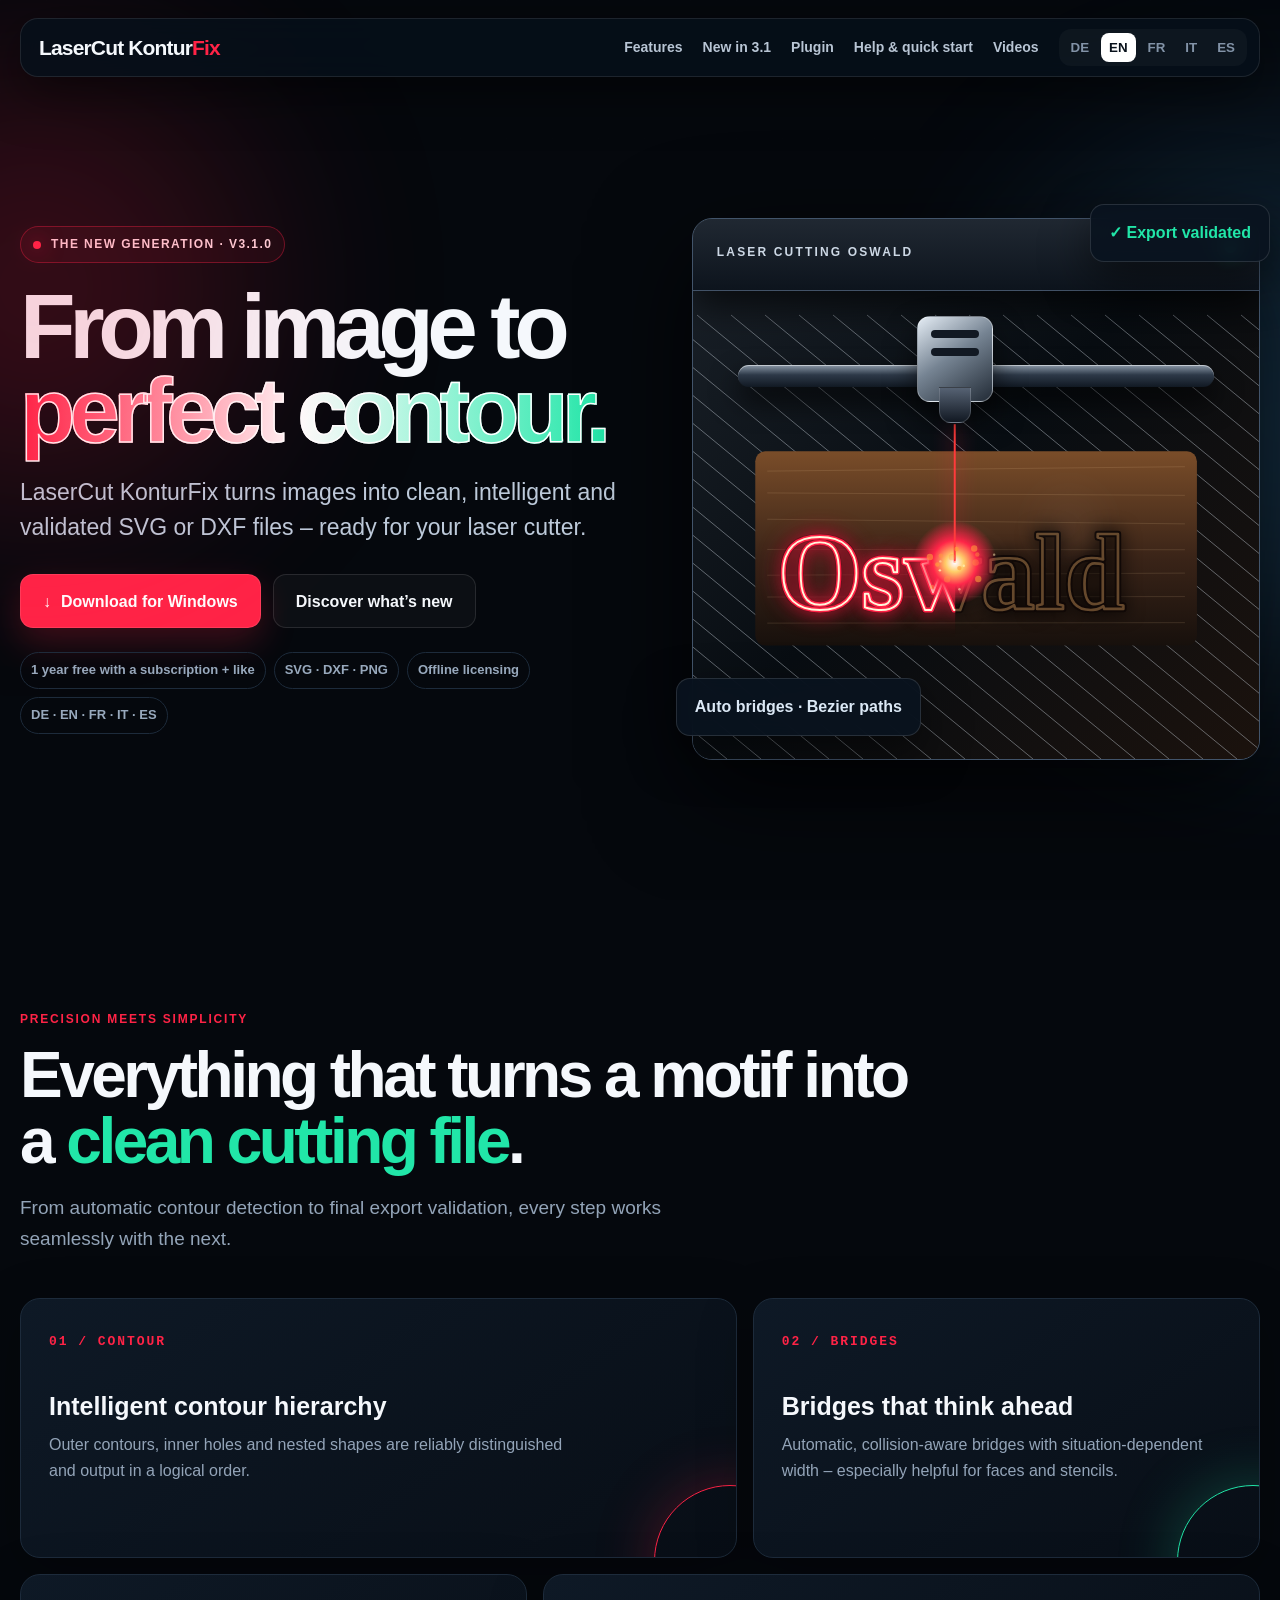
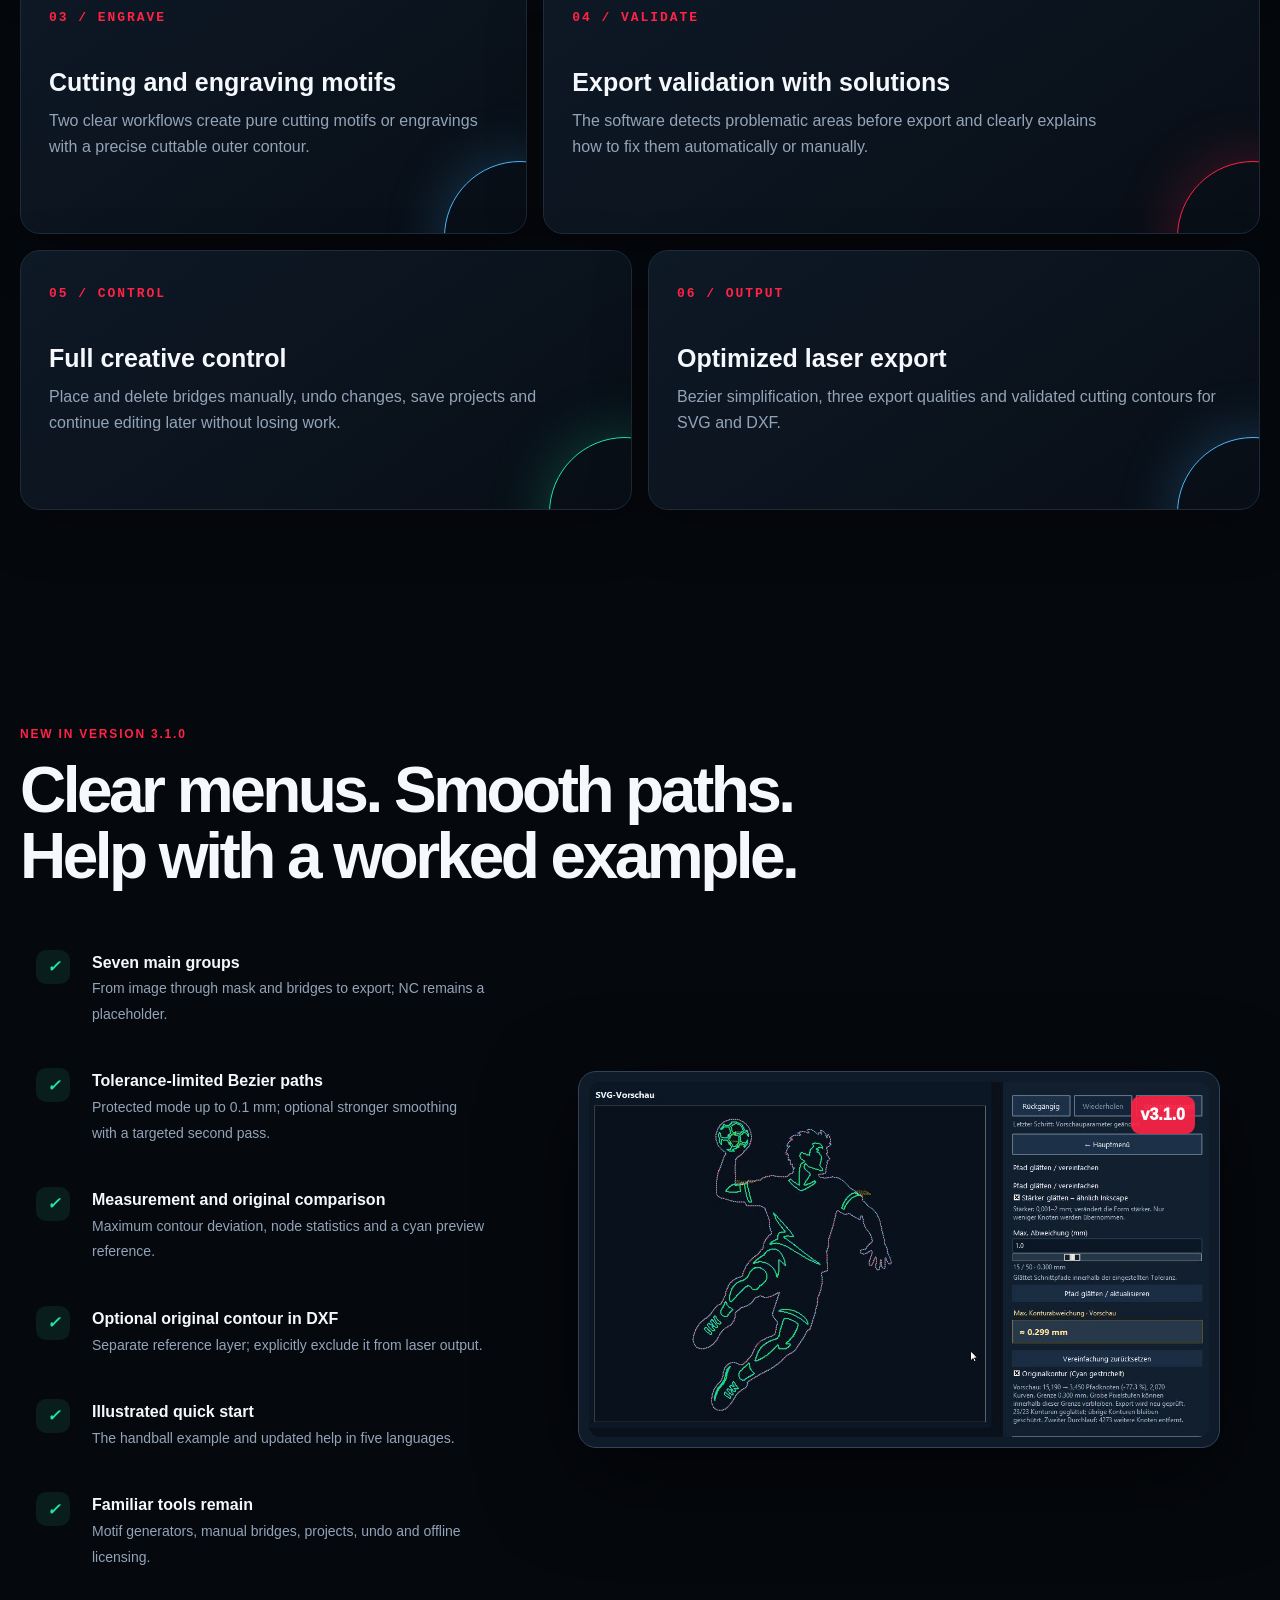
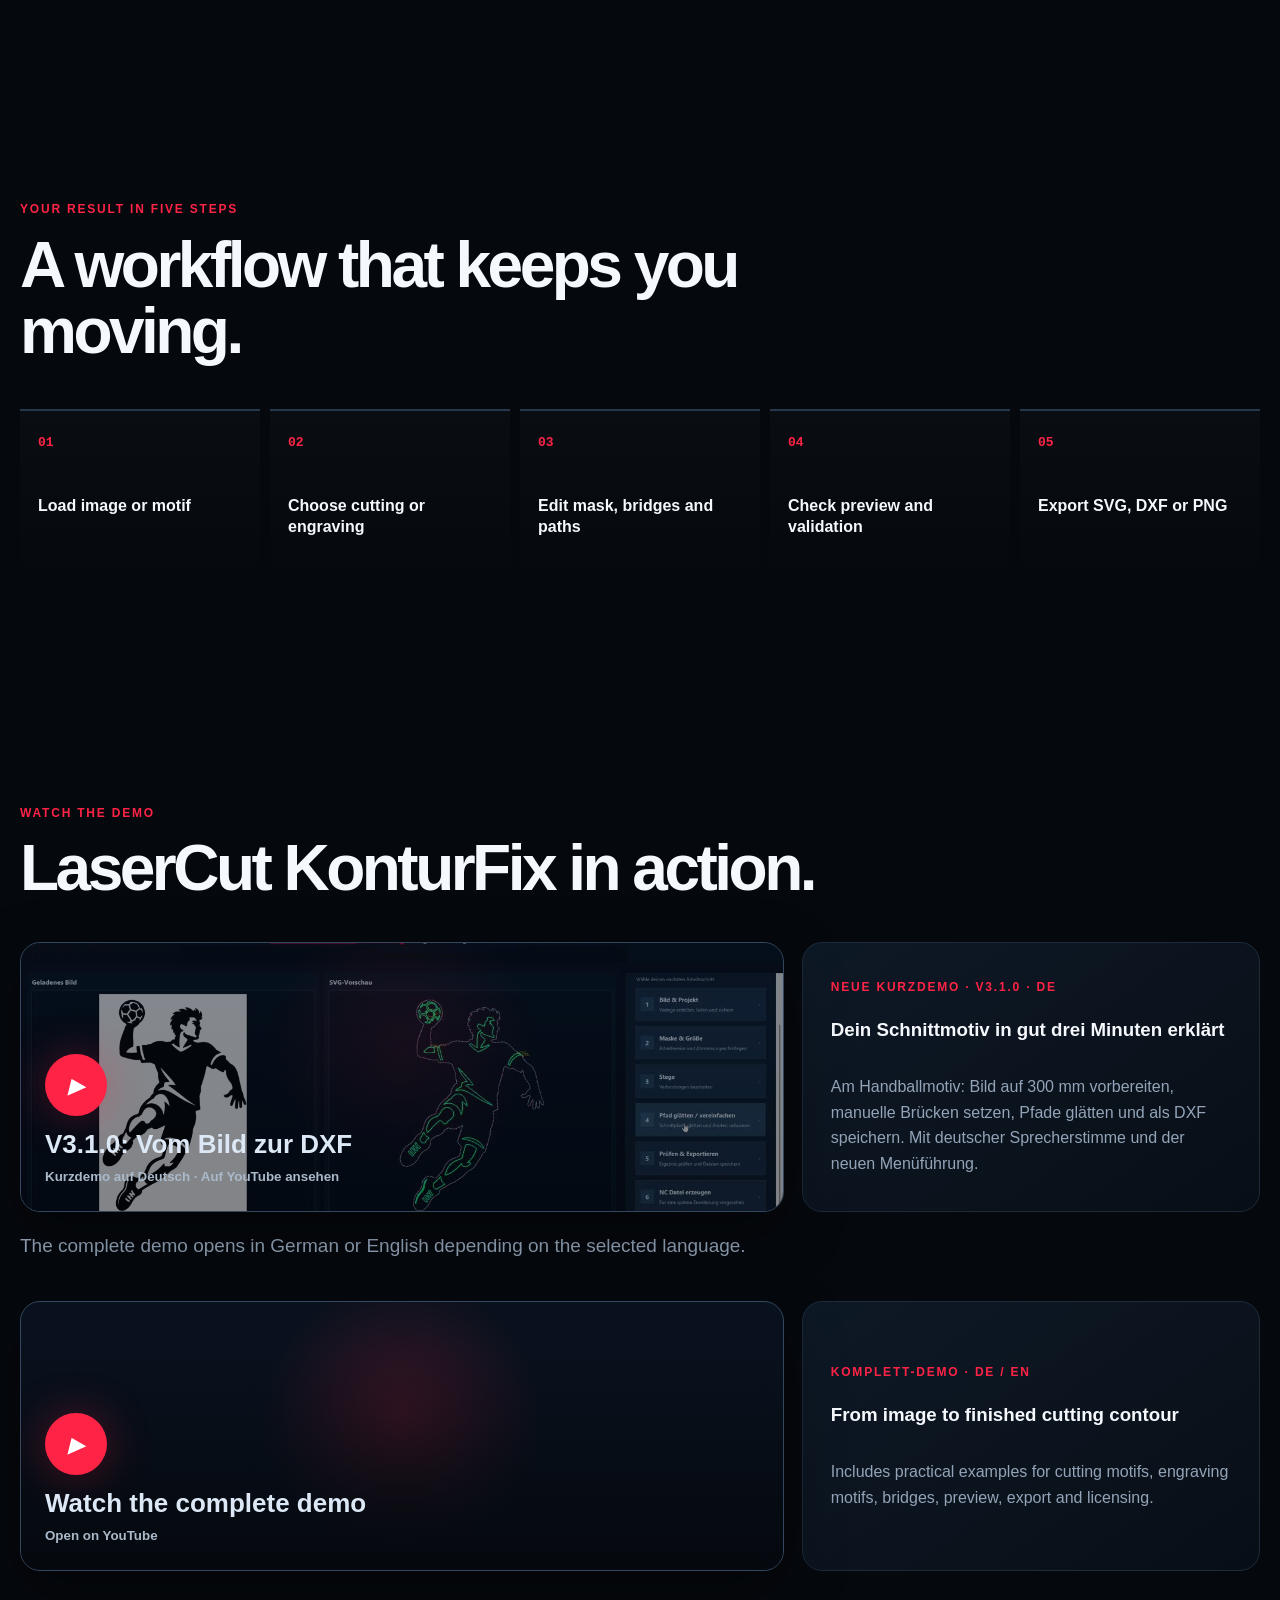
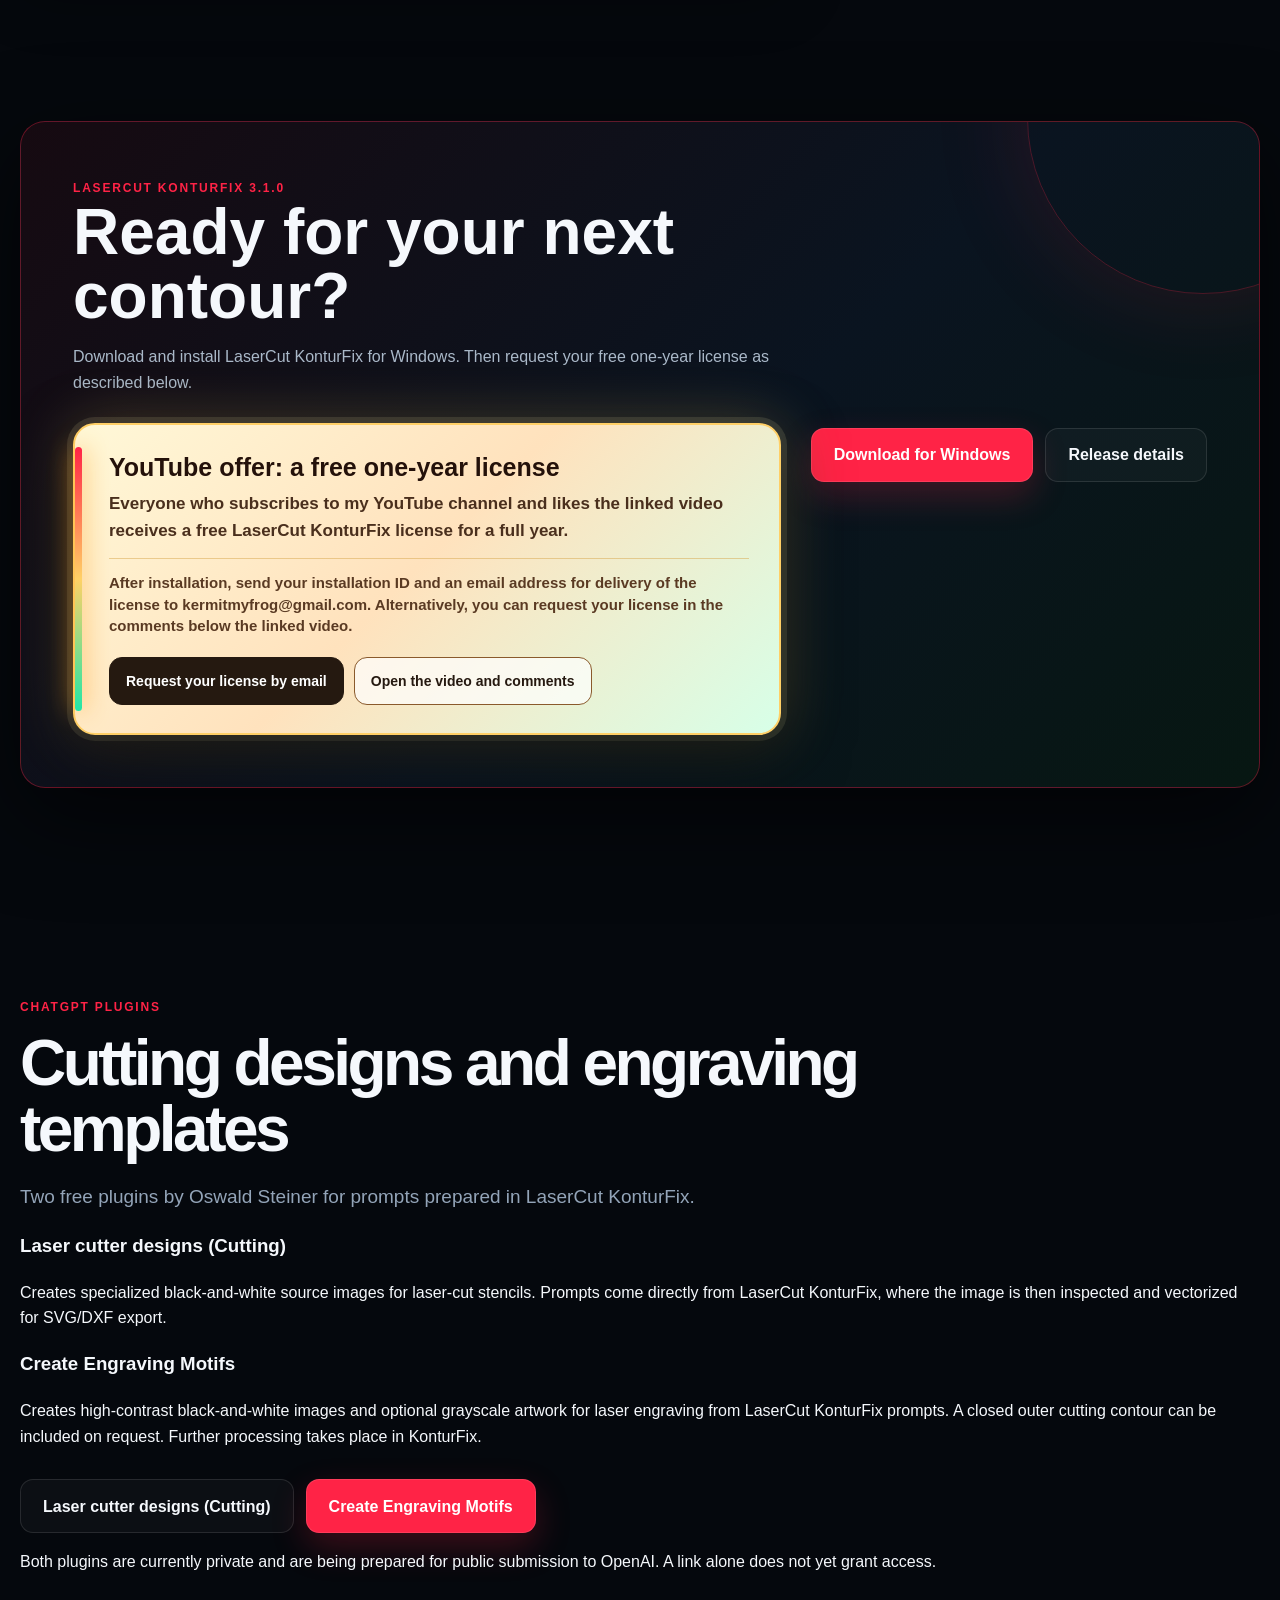
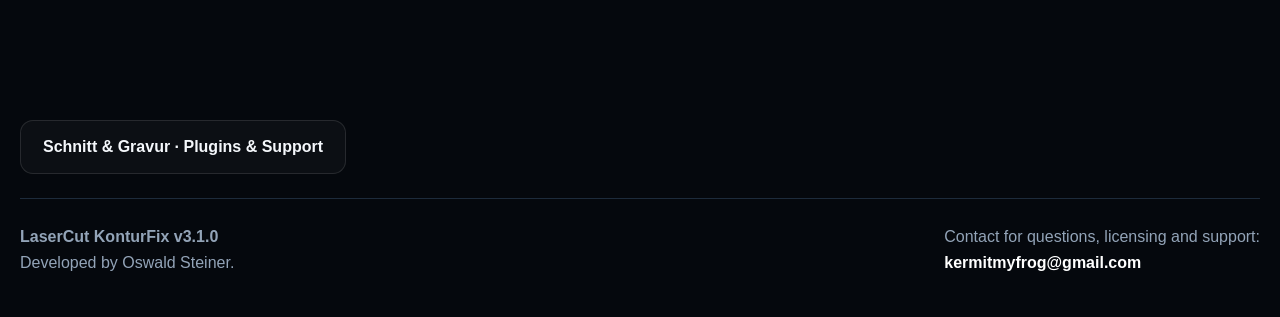
<file: index.html>
<!doctype html>
<html lang="de">
<head>
  <meta charset="utf-8">
  <meta name="viewport" content="width=device-width,initial-scale=1">
  <meta name="theme-color" content="#05080d">
  <meta name="description" content="LaserCut KonturFix v3.1.0 – Bilder in präzise, laserfertige SVG- und DXF-Konturen verwandeln.">
  <title>LaserCut KonturFix v3.1.0</title>
  <style>
    :root{--bg:#05080d;--panel:#0a111b;--panel2:#0e1825;--ink:#f5f8fc;--muted:#93a4b8;--line:#1d2b3b;--red:#ff2346;--green:#21e6a8;--cyan:#4db8ff;--gold:#ffd166;--max:1240px;--shadow:0 28px 90px #0009}*{box-sizing:border-box}html{scroll-behavior:smooth;overflow-x:hidden}body{margin:0;background:var(--bg);color:var(--ink);font:16px/1.6 Inter,"Segoe UI",Arial,sans-serif;overflow-x:hidden}body:before{content:"";position:fixed;inset:0;pointer-events:none;opacity:.16;background-image:linear-gradient(#ffffff08 1px,transparent 1px),linear-gradient(90deg,#ffffff08 1px,transparent 1px);background-size:46px 46px;mask-image:linear-gradient(to bottom,#000,transparent 85%)}a{color:inherit;text-decoration:none}.wrap{width:min(var(--max),calc(100% - 40px));margin:auto}.nav{position:fixed;z-index:50;top:18px;left:50%;transform:translateX(-50%);width:min(var(--max),calc(100% - 28px));display:flex;align-items:center;justify-content:space-between;padding:10px 12px 10px 18px;background:#07101bd9;border:1px solid #ffffff18;border-radius:18px;backdrop-filter:blur(18px);box-shadow:0 14px 50px #0008}.brand{font-weight:900;letter-spacing:-.04em;font-size:21px}.brand b{color:var(--red)}.navlinks{display:flex;align-items:center;gap:20px;color:#b8c5d4;font-weight:700;font-size:14px}.langs{display:flex;gap:4px;padding:4px;background:#ffffff08;border-radius:12px}.langs button{border:0;background:transparent;color:#8293a7;padding:7px 8px;border-radius:8px;font-weight:900;cursor:pointer}.langs button.active{background:#fff;color:#08111b}.hero{min-height:100vh;display:grid;place-items:center;padding:140px 0 80px;position:relative;overflow:hidden}.glow{position:absolute;border-radius:50%;filter:blur(110px);opacity:.2;pointer-events:none}.g1{width:430px;height:430px;background:var(--red);left:-180px;top:8%}.g2{width:520px;height:520px;background:var(--cyan);right:-260px;top:18%}.hero-grid{display:grid;grid-template-columns:1.03fr .97fr;gap:52px;align-items:center}.kicker{display:inline-flex;align-items:center;gap:10px;padding:8px 12px;border:1px solid #ff23465c;background:#ff234611;border-radius:999px;text-transform:uppercase;letter-spacing:.12em;font-size:12px;font-weight:900;color:#ffd6de}.pulse{width:8px;height:8px;border-radius:50%;background:var(--red);box-shadow:0 0 22px var(--red);animation:pulse 1.8s infinite}@keyframes pulse{50%{transform:scale(1.6);opacity:.55}}h1{margin:22px 0 20px;font-size:clamp(50px,7.1vw,100px);line-height:.92;letter-spacing:-.07em;max-width:820px}h1 .laser{color:transparent;-webkit-text-stroke:1.5px #fff;background:linear-gradient(90deg,var(--red),#fff 48%,var(--green));background-clip:text;-webkit-background-clip:text}.lead{max-width:690px;color:#bdcada;font-size:clamp(18px,2vw,23px);line-height:1.5}.actions{display:flex;flex-wrap:wrap;gap:12px;margin-top:30px}.btn{min-height:54px;display:inline-flex;align-items:center;justify-content:center;gap:10px;padding:0 22px;border-radius:13px;font-weight:900;border:1px solid #ffffff1c;transition:.25s}.btn:hover{transform:translateY(-3px)}.primary{background:var(--red);color:#fff;box-shadow:0 14px 35px #ff234638}.ghost{background:#ffffff08}.trust{display:flex;flex-wrap:wrap;gap:8px;margin-top:24px}.pill{padding:7px 10px;border:1px solid var(--line);border-radius:999px;color:#98a9bd;font-size:13px;font-weight:800}.stage{position:relative;min-height:560px}.laser-cutter{--laser-x:50%;position:absolute;inset:18px 0 0 8px;border:1px solid #42546a;border-radius:20px;overflow:hidden;background:linear-gradient(145deg,#141a20 0%,#080d13 38%,#15100c 100%);box-shadow:0 32px 100px #000b, inset 0 0 80px #000}.laser-cutter:before{content:"";position:absolute;inset:0;background:radial-gradient(circle at 46% 55%,#ff7b2f1c,transparent 30%),radial-gradient(circle at 52% 40%,#ff234620,transparent 26%),linear-gradient(120deg,#ffffff14,transparent 18%,transparent 72%,#ffffff0c);pointer-events:none}.machine-top{position:absolute;z-index:4;left:0;right:0;top:0;height:72px;background:linear-gradient(#202832,#0d141d);border-bottom:1px solid #425267;box-shadow:0 16px 35px #0009}.machine-top:before{content:"LASER CUTTING OSWALD";position:absolute;left:24px;top:24px;color:#cdd8e5;font-size:12px;font-weight:900;letter-spacing:.18em}.machine-light{position:absolute;right:22px;top:21px;width:13px;height:13px;border-radius:50%;background:#21e6a8;box-shadow:0 0 18px #21e6a8}.cutter-canvas{position:absolute;inset:0;width:100%;height:100%;display:block}.machine-rail{position:absolute;z-index:5;left:8%;right:8%;top:27%;height:22px;border-radius:999px;background:linear-gradient(#8b98a7,#2d3948 45%,#111923);box-shadow:0 14px 28px #000b, inset 0 1px #ffffff80}.laser-head{position:absolute;z-index:6;left:var(--laser-x,50%);top:18%;width:76px;height:86px;border-radius:13px;background:linear-gradient(145deg,#e5edf5,#768493 46%,#222b36);border:1px solid #ffffff55;box-shadow:0 16px 30px #000a;transform:translateX(-50%)}.laser-head:before{content:"";position:absolute;left:50%;bottom:-22px;width:30px;height:34px;transform:translateX(-50%);border-radius:0 0 12px 12px;background:linear-gradient(#566273,#111822);border:1px solid #ffffff2b}.laser-head span{position:absolute;left:13px;right:13px;top:13px;height:8px;border-radius:999px;background:#121923;box-shadow:0 18px 0 #121923}.laser-beam{display:none}.smoke{position:absolute;z-index:3;width:130px;height:90px;border-radius:50%;background:radial-gradient(circle,#ffffff24,transparent 65%);filter:blur(16px);opacity:.32;animation:smokeDrift 6.2s ease-in-out infinite}.smoke-a{left:36%;top:57%}.smoke-b{left:55%;top:48%;animation-delay:-2.1s}.float-card{position:absolute;z-index:8;padding:15px 18px;border-radius:14px;background:#09131fea;border:1px solid #ffffff1f;box-shadow:0 18px 45px #0008;backdrop-filter:blur(10px);font-weight:900}.fc1{right:-10px;top:4px;color:var(--green)}.fc2{left:-8px;bottom:24px;color:#dbe8f5}@keyframes headTravel{0%,100%{transform:translateX(-188px)}18%{transform:translateX(-142px)}44%{transform:translateX(18px)}70%{transform:translateX(165px)}88%{transform:translateX(72px)}}@keyframes beamTravel{0%,100%{transform:translateX(-188px);opacity:.2}12%,88%{opacity:1}44%{transform:translateX(18px)}70%{transform:translateX(165px)}}@keyframes smokeDrift{0%,100%{transform:translate3d(-20px,18px,0) scale(.7);opacity:.12}45%{transform:translate3d(20px,-12px,0) scale(1.05);opacity:.38}80%{transform:translate3d(38px,-25px,0) scale(1.25);opacity:.1}}.section{padding:105px 0}.section-tag{color:var(--red);font-weight:900;text-transform:uppercase;letter-spacing:.15em;font-size:12px}.section h2{font-size:clamp(38px,5vw,67px);line-height:1.03;letter-spacing:-.055em;margin:12px 0 18px;max-width:900px}.section-intro{color:var(--muted);font-size:19px;max-width:740px}.feature-grid{display:grid;grid-template-columns:repeat(12,1fr);gap:16px;margin-top:44px}.feature{position:relative;overflow:hidden;min-height:260px;padding:28px;border:1px solid var(--line);border-radius:20px;background:linear-gradient(145deg,#0e1926,#080e16);box-shadow:0 16px 55px #0004}.feature:nth-child(1),.feature:nth-child(4){grid-column:span 7}.feature:nth-child(2),.feature:nth-child(3){grid-column:span 5}.feature:nth-child(5),.feature:nth-child(6){grid-column:span 6}.num{font:900 13px/1 monospace;color:var(--red);letter-spacing:.15em}.feature h3{font-size:25px;line-height:1.1;margin:40px 0 12px}.feature p{color:var(--muted);margin:0;max-width:540px}.feature:after{content:"";position:absolute;width:150px;height:150px;right:-70px;bottom:-80px;border:1px solid var(--accent,var(--red));border-radius:50%;box-shadow:0 0 60px color-mix(in srgb,var(--accent,var(--red)) 25%,transparent)}.feature.green{--accent:var(--green)}.feature.blue{--accent:var(--cyan)}.showcase{display:grid;grid-template-columns:.8fr 1.2fr;gap:36px;align-items:center;margin-top:44px}.change-list{display:grid;gap:10px}.change{display:grid;grid-template-columns:42px 1fr;gap:14px;padding:15px;border:1px solid transparent;border-radius:14px}.change:hover{border-color:var(--line);background:#ffffff04}.check{width:34px;height:34px;display:grid;place-items:center;border-radius:10px;background:#21e6a818;color:var(--green);font-weight:1000}.change strong{display:block}.change span{color:var(--muted);font-size:14px}.shot{position:relative;padding:10px;background:#101b29;border:1px solid #30435a;border-radius:18px;box-shadow:var(--shadow)}.shot img{width:100%;display:block;border-radius:11px}.shot:after{content:"v3.1.0";position:absolute;right:24px;top:24px;padding:6px 10px;background:#ff2346e8;border-radius:9px;font-weight:1000}.workflow{display:grid;grid-template-columns:repeat(5,1fr);gap:10px;margin-top:44px}.step{padding:24px 18px;border-top:2px solid #26384c;background:linear-gradient(#ffffff05,transparent);min-height:180px}.step b{display:block;color:var(--red);font:900 13px monospace;margin-bottom:45px}.step p{font-weight:800;line-height:1.35}.videos{display:grid;grid-template-columns:1.25fr .75fr;gap:18px;margin-top:40px}.video{position:relative;min-height:270px;display:flex;flex-direction:column;justify-content:flex-end;overflow:hidden;border:1px solid #33485e;border-radius:20px;background:#08111d;color:#dce8f5;padding:24px;box-shadow:0 20px 60px #0006;transition:.25s}.video:hover{transform:translateY(-4px);border-color:#ff234680}.video-thumb{position:absolute;inset:0;background-size:cover;background-position:center;filter:saturate(1.08) contrast(1.06);opacity:.5}.video:before{content:"";position:absolute;inset:0;background:linear-gradient(180deg,transparent 18%,#05080dee 100%),radial-gradient(circle at 50% 42%,#ff234635,transparent 34%)}.video strong,.video small,.video .play{position:relative;z-index:2}.video strong{font-size:26px;line-height:1.1;max-width:520px}.video small{display:block;margin-top:7px;color:#aab9c9;font-weight:800}.video-side{min-height:270px;border:1px solid var(--line);border-radius:20px;background:linear-gradient(145deg,#0e1926,#080e16);padding:28px;display:flex;flex-direction:column;justify-content:center}.video-side p{color:var(--muted);margin:10px 0 0}.play{width:62px;height:62px;border-radius:50%;display:grid;place-items:center;background:var(--red);color:#fff;font-size:22px;margin-bottom:14px;box-shadow:0 0 45px #ff23464d}.pricing-note{position:relative;margin-top:28px;padding:28px 30px 28px 34px;border:2px solid #ffcf66;border-radius:22px;background:linear-gradient(135deg,#fff8d8 0%,#ffe2bd 48%,#d7ffe8 100%);color:#2a1810;box-shadow:0 22px 65px #0008,0 0 0 6px #fff3b51f,0 0 60px #ffd16645}.pricing-note:before{content:"";position:absolute;left:0;top:22px;bottom:22px;width:7px;border-radius:999px;background:linear-gradient(#ff2346,#ffd166,#21e6a8);box-shadow:0 0 24px #ff9f1c}.pricing-note strong{display:block;color:#24110a;font-size:25px;line-height:1.12;margin-bottom:10px}.pricing-note span{display:block;color:#4a2f1d;font-size:17px;line-height:1.55;font-weight:750;max-width:720px}.pricing-note small{display:block;margin-top:14px;padding-top:13px;border-top:1px solid #d8a84f80;color:#5a3a23;font-size:15px;line-height:1.45;font-weight:850}@media(max-width:980px){.videos{grid-template-columns:1fr}.video,.video-side{min-height:240px}}.download{position:relative;overflow:hidden;margin:45px auto 100px;padding:52px;border:1px solid #ff23465a;border-radius:25px;background:linear-gradient(135deg,#160a11,#0a1420 55%,#071712);box-shadow:var(--shadow)}.download:before{content:"";position:absolute;width:350px;height:350px;border:1px solid #ff234644;border-radius:50%;right:-120px;top:-180px;box-shadow:0 0 100px #ff234622}.download-grid{position:relative;display:grid;grid-template-columns:1fr auto;gap:30px;align-items:center}.download h2{margin:0;font-size:clamp(34px,5vw,64px);line-height:1}.download p{color:#aab9c9;max-width:700px}.contact{display:flex;justify-content:space-between;align-items:center;gap:20px;padding:25px 0 42px;border-top:1px solid var(--line);color:var(--muted)}.contact a{color:#fff;font-weight:900}.hidden{display:none!important}@media(max-width:980px){.navlinks>a{display:none}.hero-grid,.showcase{grid-template-columns:1fr}.stage{min-height:500px}.feature:nth-child(n){grid-column:span 6}.workflow{grid-template-columns:repeat(2,1fr)}.videos{grid-template-columns:1fr}.download-grid{grid-template-columns:1fr}}@media(max-width:650px){.wrap{width:min(100% - 24px,var(--max))}.nav{top:8px}.brand{font-size:17px}.langs button{padding:6px}.hero{padding-top:110px}.stage{min-height:390px}.laser-cutter{inset:18px 0 0}.float-card{font-size:12px;padding:10px}.feature:nth-child(n){grid-column:1/-1}.workflow,.videos{grid-template-columns:1fr}.video:first-child{grid-column:auto}.section{padding:70px 0}.download{padding:30px 22px}.actions .btn{width:100%}.contact{align-items:flex-start;flex-direction:column}}
    .download-actions{display:grid;gap:12px;justify-items:start}.download-actions .actions{margin-top:0}.download-counter{display:inline-flex;align-items:center;gap:10px;min-height:40px;padding:9px 14px;border:1px solid #21e6a852;border-radius:13px;background:#071b16d9;box-shadow:0 12px 28px #0006,0 0 24px #21e6a816;color:#b8c8d6;font-size:13px;font-weight:850}.download-counter i{width:8px;height:8px;border-radius:50%;background:var(--green);box-shadow:0 0 16px var(--green)}.download-counter strong{color:#fff;font-size:17px}.download-counter[hidden]{display:none}@media(max-width:650px){.download-actions,.download-actions .actions{width:100%}.download-counter{justify-content:center;width:100%}.download-counter strong{font-size:15px}}
    .localized-shot-tagline{position:absolute;z-index:3;left:47.8%;top:17.4%;width:24.8%;height:4.8%;display:flex;align-items:center;padding-left:.7%;overflow:hidden;background:#07121f;color:#dce4ec;font-size:clamp(6px,.95vw,14px);line-height:1;white-space:nowrap;font-weight:400}
    .license-actions{display:flex;flex-wrap:wrap;gap:10px;margin-top:20px}.license-actions .btn{min-height:48px;height:auto;padding:12px 16px;font-size:14px;line-height:1.35;text-align:center;white-space:normal}.license-email{background:#251910;color:#fff;border-color:#251910}.license-video{background:#ffffffb3;color:#251910;border-color:#8a5a2c}.license-actions .btn:focus-visible{outline:3px solid #b32132;outline-offset:3px}.download-grid{grid-template-columns:minmax(0,1fr) auto}.pricing-note small{overflow-wrap:anywhere}@media(max-width:980px){.download-grid{grid-template-columns:minmax(0,1fr)}}@media(max-width:650px){.license-actions .btn{width:100%}}
  </style>
</head>
<body>
  <nav class="nav"><a class="brand" href="#top">LaserCut Kontur<b>Fix</b></a><div class="navlinks"><a href="#features" data-t="navFeatures">Funktionen</a><a href="#new" data-t="navNew">Neu in 3.1</a><a href="plugin.html">Plugin</a><a id="helpLink" href="help/de/index.html#worked-example">Hilfe & Schnellstart</a><a href="#videos" data-t="navVideos">Videos</a><div class="langs" aria-label="Language"><button data-lang="de" class="active">DE</button><button data-lang="en">EN</button><button data-lang="fr">FR</button><button data-lang="it">IT</button><button data-lang="es">ES</button></div></div></nav>
  <main id="top">
    <section class="hero"><div class="glow g1"></div><div class="glow g2"></div><div class="wrap hero-grid"><div><div class="kicker"><i class="pulse"></i><span data-t="kicker">Die neue Generation · v3.1.0</span></div><h1 data-th="hero">Vom Bild zur <span class="laser">perfekten Kontur.</span></h1><p class="lead" data-t="lead">LaserCut KonturFix verwandelt Bilder in saubere, intelligente und geprüfte SVG- oder DXF-Dateien – bereit für deinen Lasercutter.</p><div class="actions"><a class="btn primary" href="https://github.com/Stoni66/LaserCut_KonturFix-Releases/releases/download/v3.1.0/LaserCut_KonturFix_v3_1_0_multilingual_Setup.exe"><span>↓</span><span data-t="download">Für Windows herunterladen</span></a><a class="btn ghost" href="#new" data-t="discover">Neuerungen entdecken</a></div><div class="trust"><span class="pill" data-t="trial">1 Jahr gratis mit Kanal-Abo + Like</span><span class="pill">SVG · DXF · PNG</span><span class="pill" data-t="offline">Offline-Lizenzierung</span><span class="pill">DE · EN · FR · IT · ES</span></div></div><div class="stage" aria-label="Animated laser cutter cutting the name Oswald"><div class="laser-cutter"><canvas id="laserHeroCanvas" class="cutter-canvas" width="960" height="760"></canvas><div class="machine-top"><i class="machine-light"></i></div><div class="machine-rail"></div><div class="laser-head"><span></span></div><div class="laser-beam"></div><div class="smoke smoke-a"></div><div class="smoke smoke-b"></div></div><div class="float-card fc1" data-t="ready">✓ Export geprüft</div><div class="float-card fc2" data-t="auto">Auto-Brücken · Bézierpfade</div></div></div></section>
    <section class="section" id="features"><div class="wrap"><span class="section-tag" data-t="featureTag">Präzision trifft Einfachheit</span><h2 data-th="featureTitle">Alles, was aus einem Motiv eine <span style="color:var(--green)">saubere Schnittdatei</span> macht.</h2><p class="section-intro" data-t="featureIntro">Von der automatischen Konturerkennung bis zur finalen Exportprüfung arbeitet jeder Schritt nahtlos mit dem nächsten zusammen.</p><div class="feature-grid"><article class="feature"><span class="num">01 / CONTOUR</span><h3 data-t="f1h">Intelligente Konturhierarchie</h3><p data-t="f1p">Außenkonturen, Innenlöcher und verschachtelte Formen werden zuverlässig unterschieden und in sinnvoller Reihenfolge ausgegeben.</p></article><article class="feature green"><span class="num">02 / BRIDGES</span><h3 data-t="f2h">Brücken, die mitdenken</h3><p data-t="f2p">Automatische, kollisionsbewusste Brücken mit situationsabhängiger Breite – besonders hilfreich bei Gesichtern und Stencils.</p></article><article class="feature blue"><span class="num">03 / ENGRAVE</span><h3 data-t="f3h">Schnitt- und Gravurmotive</h3><p data-t="f3p">Zwei klare Workflows erzeugen reine Schnittmotive oder Gravuren mit einer präzisen schneidbaren Außenkontur.</p></article><article class="feature"><span class="num">04 / VALIDATE</span><h3 data-t="f4h">Exportprüfung mit Lösungsvorschlag</h3><p data-t="f4p">Die Software erkennt problematische Bereiche vor dem Export und erklärt verständlich, wie sie automatisch oder manuell behoben werden können.</p></article><article class="feature green"><span class="num">05 / CONTROL</span><h3 data-t="f5h">Volle kreative Kontrolle</h3><p data-t="f5p">Brücken manuell setzen und löschen, Änderungen rückgängig machen, Projekte speichern und später exakt weiterbearbeiten.</p></article><article class="feature blue"><span class="num">06 / OUTPUT</span><h3 data-t="f6h">Optimierter Laser-Export</h3><p data-t="f6p">Béziervereinfachung, drei Exportqualitäten und geprüfte Schnittkonturen für SVG und DXF.</p></article></div></div></section>
    <section class="section" id="new"><div class="wrap"><span class="section-tag" data-t="newTag">Neu in Version 3.1.0</span><h2 data-t="newTitle">Neue Menüführung. Glatte Pfade. Hilfe direkt am Beispiel.</h2><div class="showcase"><div class="change-list"><div class="change"><i class="check">✓</i><div><strong data-t="c1h">Sieben übersichtliche Hauptgruppen</strong><span data-t="c1p">Vom Bild über Maske und Stege zum Export; NC bleibt ein Platzhalter.</span></div></div><div class="change"><i class="check">✓</i><div><strong data-t="c2h">Toleranzbegrenzte Bézierpfade</strong><span data-t="c2p">Geschützter Modus bis 0,1 mm; optional stärker glätten mit gezieltem zweitem Durchlauf.</span></div></div><div class="change"><i class="check">✓</i><div><strong data-t="c3h">Messwert und Originalvergleich</strong><span data-t="c3p">Maximale Konturabweichung, Knotenstatistik und cyanfarbene Referenz in der Vorschau.</span></div></div><div class="change"><i class="check">✓</i><div><strong data-t="c4h">Optionale Originalkontur im DXF</strong><span data-t="c4p">Eigener Referenzlayer; im Laserprogramm ausdrücklich von der Ausgabe ausschließen.</span></div></div><div class="change"><i class="check">✓</i><div><strong data-t="c5h">Bebilderter Schnellstart</strong><span data-t="c5p">Das Handballspieler-Beispiel und die aktualisierte Hilfe in fünf Sprachen.</span></div></div><div class="change"><i class="check">✓</i><div><strong data-t="c6h">Vertraute Werkzeuge bleiben</strong><span data-t="c6p">Motivgeneratoren, manuelle Stege, Projekte, Rückgängig und Offline-Lizenzierung.</span></div></div></div><figure class="shot"><img id="uiShot" src="assets/ui-v310.png" alt="LaserCut KonturFix v3.1.0 interface"></figure></div></div></section>
    <section class="section"><div class="wrap"><span class="section-tag" data-t="flowTag">In fünf Schritten zum Ergebnis</span><h2 data-t="flowTitle">Ein Workflow, der dich nicht ausbremst.</h2><div class="workflow"><div class="step"><b>01</b><p data-t="s1">Bild oder Motiv laden</p></div><div class="step"><b>02</b><p data-t="s2">Schnitt oder Gravur wählen</p></div><div class="step"><b>03</b><p data-t="s3">Maske, Stege und Pfade bearbeiten</p></div><div class="step"><b>04</b><p data-t="s4">Vorschau und Prüfung kontrollieren</p></div><div class="step"><b>05</b><p data-t="s5">SVG, DXF oder PNG exportieren</p></div></div></div></section>
    <section class="section" id="videos"><div class="wrap"><span class="section-tag" data-t="videoTag">Demo ansehen</span><h2 data-t="videoTitle">LaserCut KonturFix in Aktion.</h2>
      <div class="videos" lang="de"><a class="video" id="demoV310" href="https://youtu.be/s3Kklfz0DQE" target="_blank" rel="noopener"><span class="video-thumb" style="background-image:url('assets/demo-handball-v310.jpg')"></span><i class="play" aria-hidden="true">▶</i><strong>V3.1.0: Vom Bild zur DXF</strong><small>Kurzdemo auf Deutsch · Auf YouTube ansehen</small></a><div class="video-side"><span class="section-tag">Neue Kurzdemo · V3.1.0 · DE</span><h3>Dein Schnittmotiv in gut drei Minuten erklärt</h3><p>Am Handballmotiv: Bild auf 300 mm vorbereiten, manuelle Brücken setzen, Pfade glätten und als DXF speichern. Mit deutscher Sprecherstimme und der neuen Menüführung.</p></div></div>
      <p class="section-intro" data-t="videoIntro">Die passende Komplett-Demo öffnet sich je nach Sprache auf Deutsch oder Englisch.</p><div class="videos"><a class="video" id="demoVideo" href="https://youtu.be/WxHOSWlyAEg?si=Y5OIltrgFmVR7KvT" target="_blank" rel="noopener"><span class="video-thumb" id="demoThumb"></span><i class="play">▶</i><strong data-t="v1">Komplette Demo ansehen</strong><small data-t="videoCta">Auf YouTube öffnen</small></a><div class="video-side"><span class="section-tag">Komplett-Demo · DE / EN</span><h3 data-t="v2">Vom Bild zur fertigen Schnittkontur</h3><p data-t="v3">Mit Praxisbeispielen zu Schnittmotiv, Gravurmotiv, Brücken, Vorschau, Export und Lizenzierung.</p></div></div></div></section>
    <section class="wrap download"><div class="download-grid"><div><span class="section-tag">LASERCUT KONTURFIX 3.1.0</span><h2 data-t="downloadTitle">Bereit für die nächste Kontur?</h2><p data-t="downloadText">Lade LaserCut KonturFix für Windows herunter und installiere das Programm. Fordere anschließend deine kostenlose Jahreslizenz wie unten beschrieben an.</p><div class="pricing-note"><strong data-t="priceTitle">YouTube-Aktion: 1 Jahr kostenlose Lizenz</strong><span data-t="priceText">Jeder, der meinen YouTube-Kanal abonniert und dem verlinkten Video ein Like gibt, erhält eine kostenlose Lizenz für LaserCut KonturFix für ein ganzes Jahr.</span><small data-t="priceOrder">Nach der Installation: Sende deine Installations-ID und eine E-Mail-Adresse für die Zusendung der Lizenz an kermitmyfrog@gmail.com. Alternativ kannst du die Lizenz über die Kommentarfunktion unter dem verlinkten Video anfordern.</small><div class="license-actions"><a class="btn license-email" href="mailto:kermitmyfrog@gmail.com" data-t="licenseEmail">Lizenz per E-Mail anfordern</a><a class="btn license-video" href="https://www.youtube.com/watch?v=CN4RZw7r6N4&amp;t=5s" target="_blank" rel="noopener noreferrer" data-t="licenseVideo">Zum Video und den Kommentaren</a></div></div></div><div class="download-actions"><div class="actions"><a class="btn primary" href="https://github.com/Stoni66/LaserCut_KonturFix-Releases/releases/download/v3.1.0/LaserCut_KonturFix_v3_1_0_multilingual_Setup.exe" data-t="download">Für Windows herunterladen</a><a class="btn ghost" href="https://github.com/Stoni66/LaserCut_KonturFix-Releases/releases/tag/v3.1.0" data-t="notes">Release-Details</a></div><aside class="download-counter" id="downloadCounter" aria-live="polite"><i></i><span id="downloadLabel">Downloads</span><strong id="downloadCount">…</strong></aside></div></div></section>
  <section class="section" id="plugins"><div class="wrap"><span class="section-tag">ChatGPT Plugins</span><h2 data-t="pluginTitle">Schnittmotive und Gravurvorlagen</h2><p class="section-intro" data-t="pluginIntro">Zwei kostenlose Plugins von Oswald Steiner für Prompts aus LaserCut KonturFix.</p><h3>Laser cutter designs (Cutting)</h3><p data-t="pluginCut">Erzeugt spezialisierte Schwarz-Weiß-Bilder als Vorlagen für Stencil-Cut-Lasermotive. Der Prompt kommt direkt aus LaserCut KonturFix; dort wird das Bild anschließend geprüft und für SVG/DXF vektorisiert.</p><h3>Create Engraving Motifs</h3><p data-t="pluginEngrave">Erzeugt kontrastreiche Schwarz-Weiß- und auf Wunsch Graustufenbilder für Lasergravuren aus Prompts von LaserCut KonturFix. Optional mit geschlossener äußerer Schnittkontur. Die Weiterverarbeitung erfolgt in KonturFix.</p><div class="actions"><a class="btn ghost" href="plugin.html">Laser cutter designs (Cutting)</a><a class="btn primary" href="engraving-plugin.html">Create Engraving Motifs</a></div><p data-t="pluginStatus">Beide Plugins sind derzeit privat und werden für die öffentliche Einreichung bei OpenAI vorbereitet. Ein Link allein gewährt noch keinen Zugriff.</p></div></section></main>
  <div class="wrap" style="padding:24px 0"><a class="btn ghost" href="plugin.html">Schnitt &amp; Gravur · Plugins &amp; Support</a></div>
  <footer class="wrap contact"><div><strong>LaserCut KonturFix v3.1.0</strong><br><span data-t="made">Developed by Oswald Steiner.</span></div><div><span data-t="support">Kontakt für Fragen, Lizenz und Support:</span><br><a href="mailto:kermitmyfrog@gmail.com">kermitmyfrog@gmail.com</a></div></footer>
  <script>
  const T={
  de:{pluginTitle:"Schnittmotive und Gravurvorlagen",pluginIntro:"Zwei kostenlose Plugins von Oswald Steiner für Prompts aus LaserCut KonturFix.",pluginCut:"Erzeugt spezialisierte Schwarz-Weiß-Bilder als Vorlagen für Stencil-Cut-Lasermotive. Der Prompt kommt direkt aus LaserCut KonturFix; dort wird das Bild anschließend geprüft und für SVG/DXF vektorisiert.",pluginEngrave:"Erzeugt kontrastreiche Schwarz-Weiß- und auf Wunsch Graustufenbilder für Lasergravuren aus Prompts von LaserCut KonturFix. Optional mit geschlossener äußerer Schnittkontur. Die Weiterverarbeitung erfolgt in KonturFix.",pluginStatus:"Beide Plugins sind derzeit privat und werden für die öffentliche Einreichung bei OpenAI vorbereitet. Ein Link allein gewährt noch keinen Zugriff.",licenseEmail:"Lizenz per E-Mail anfordern",licenseVideo:"Zum Video und den Kommentaren",navFeatures:"Funktionen",navNew:"Neu in 3.1",navVideos:"Videos",kicker:"Die neue Generation · v3.1.0",hero:'Vom Bild zur <span class="laser">perfekten Kontur.</span>',lead:"LaserCut KonturFix verwandelt Bilder in saubere, intelligente und geprüfte SVG- oder DXF-Dateien – bereit für deinen Lasercutter.",download:"Für Windows herunterladen",discover:"Neuerungen entdecken",trial:"1 Jahr gratis mit Kanal-Abo + Like",offline:"Offline-Lizenzierung",ready:"✓ Export geprüft",auto:"Auto-Brücken · Bézierpfade",featureTag:"Präzision trifft Einfachheit",featureTitle:'Alles, was aus einem Motiv eine <span style="color:var(--green)">saubere Schnittdatei</span> macht.',featureIntro:"Von der automatischen Konturerkennung bis zur finalen Exportprüfung arbeitet jeder Schritt nahtlos mit dem nächsten zusammen.",f1h:"Intelligente Konturhierarchie",f1p:"Außenkonturen, Innenlöcher und verschachtelte Formen werden zuverlässig unterschieden und in sinnvoller Reihenfolge ausgegeben.",f2h:"Brücken, die mitdenken",f2p:"Automatische, kollisionsbewusste Brücken mit situationsabhängiger Breite – besonders hilfreich bei Gesichtern und Stencils.",f3h:"Schnitt- und Gravurmotive",f3p:"Zwei klare Workflows erzeugen reine Schnittmotive oder Gravuren mit einer präzisen schneidbaren Außenkontur.",f4h:"Exportprüfung mit Lösungsvorschlag",f4p:"Die Software erkennt problematische Bereiche vor dem Export und erklärt verständlich, wie sie automatisch oder manuell behoben werden können.",f5h:"Volle kreative Kontrolle",f5p:"Brücken manuell setzen und löschen, Änderungen rückgängig machen, Projekte speichern und später exakt weiterbearbeiten.",f6h:"Optimierter Laser-Export",f6p:"Béziervereinfachung, drei Exportqualitäten und geprüfte Schnittkonturen für SVG und DXF.",newTag:"Neu in Version 3.1.0",newTitle:"Neue Menüführung. Glatte Pfade. Hilfe direkt am Beispiel.",c1h:"Sieben übersichtliche Hauptgruppen",c1p:"Vom Bild über Maske und Stege zum Export; NC bleibt ein Platzhalter.",c2h:"Toleranzbegrenzte Bézierpfade",c2p:"Geschützter Modus bis 0,1 mm; optional stärker glätten mit gezieltem zweitem Durchlauf.",c3h:"Messwert und Originalvergleich",c3p:"Maximale Konturabweichung, Knotenstatistik und cyanfarbene Referenz in der Vorschau.",c4h:"Optionale Originalkontur im DXF",c4p:"Eigener Referenzlayer; im Laserprogramm ausdrücklich von der Ausgabe ausschließen.",c5h:"Bebilderter Schnellstart",c5p:"Das Handballspieler-Beispiel und die aktualisierte Hilfe in fünf Sprachen.",c6h:"Vertraute Werkzeuge bleiben",c6p:"Motivgeneratoren, manuelle Stege, Projekte, Rückgängig und Offline-Lizenzierung.",flowTag:"In fünf Schritten zum Ergebnis",flowTitle:"Ein Workflow, der dich nicht ausbremst.",s1:"Bild oder Motiv laden",s2:"Schnitt oder Gravur wählen",s3:"Maske, Stege und Pfade bearbeiten",s4:"Vorschau und Prüfung kontrollieren",s5:"SVG, DXF oder PNG exportieren",videoTag:"Demo ansehen",videoTitle:"LaserCut KonturFix in Aktion.",videoIntro:"Die passende Komplett-Demo öffnet sich je nach Sprache auf Deutsch oder Englisch.",v1:"Komplette Demo ansehen",v2:"Vom Bild zur fertigen Schnittkontur",v3:"Mit Praxisbeispielen zu Schnittmotiv, Gravurmotiv, Brücken, Vorschau, Export und Lizenzierung.",videoCta:"Auf YouTube öffnen",downloadTitle:"Bereit für die nächste Kontur?",downloadText:"Lade LaserCut KonturFix für Windows herunter und installiere das Programm. Fordere anschließend deine kostenlose Jahreslizenz wie unten beschrieben an.",priceTitle:"YouTube-Aktion: 1 Jahr kostenlose Lizenz",priceText:"Jeder, der meinen YouTube-Kanal abonniert und dem verlinkten Video ein Like gibt, erhält eine kostenlose Lizenz für LaserCut KonturFix für ein ganzes Jahr.",priceOrder:"Nach der Installation: Sende deine Installations-ID und eine E-Mail-Adresse für die Zusendung der Lizenz an kermitmyfrog@gmail.com. Alternativ kannst du die Lizenz über die Kommentarfunktion unter dem verlinkten Video anfordern.",notes:"Release-Details",made:"Developed by Oswald Steiner.",support:"Kontakt für Fragen, Lizenz und Support:"},
  en:{pluginTitle:"Cutting designs and engraving templates",pluginIntro:"Two free plugins by Oswald Steiner for prompts prepared in LaserCut KonturFix.",pluginCut:"Creates specialized black-and-white source images for laser-cut stencils. Prompts come directly from LaserCut KonturFix, where the image is then inspected and vectorized for SVG/DXF export.",pluginEngrave:"Creates high-contrast black-and-white images and optional grayscale artwork for laser engraving from LaserCut KonturFix prompts. A closed outer cutting contour can be included on request. Further processing takes place in KonturFix.",pluginStatus:"Both plugins are currently private and are being prepared for public submission to OpenAI. A link alone does not yet grant access.",licenseEmail:"Request your license by email",licenseVideo:"Open the video and comments",navFeatures:"Features",navNew:"New in 3.1",navVideos:"Videos",kicker:"The new generation · v3.1.0",hero:'From image to <span class="laser">perfect contour.</span>',lead:"LaserCut KonturFix turns images into clean, intelligent and validated SVG or DXF files – ready for your laser cutter.",download:"Download for Windows",discover:"Discover what’s new",trial:"1 year free with a subscription + like",offline:"Offline licensing",ready:"✓ Export validated",auto:"Auto bridges · Bezier paths",featureTag:"Precision meets simplicity",featureTitle:'Everything that turns a motif into a <span style="color:var(--green)">clean cutting file</span>.',featureIntro:"From automatic contour detection to final export validation, every step works seamlessly with the next.",f1h:"Intelligent contour hierarchy",f1p:"Outer contours, inner holes and nested shapes are reliably distinguished and output in a logical order.",f2h:"Bridges that think ahead",f2p:"Automatic, collision-aware bridges with situation-dependent width – especially helpful for faces and stencils.",f3h:"Cutting and engraving motifs",f3p:"Two clear workflows create pure cutting motifs or engravings with a precise cuttable outer contour.",f4h:"Export validation with solutions",f4p:"The software detects problematic areas before export and clearly explains how to fix them automatically or manually.",f5h:"Full creative control",f5p:"Place and delete bridges manually, undo changes, save projects and continue editing later without losing work.",f6h:"Optimized laser export",f6p:"Bezier simplification, three export qualities and validated cutting contours for SVG and DXF.",newTag:"New in version 3.1.0",newTitle:"Clear menus. Smooth paths. Help with a worked example.",c1h:"Seven main groups",c1p:"From image through mask and bridges to export; NC remains a placeholder.",c2h:"Tolerance-limited Bezier paths",c2p:"Protected mode up to 0.1 mm; optional stronger smoothing with a targeted second pass.",c3h:"Measurement and original comparison",c3p:"Maximum contour deviation, node statistics and a cyan preview reference.",c4h:"Optional original contour in DXF",c4p:"Separate reference layer; explicitly exclude it from laser output.",c5h:"Illustrated quick start",c5p:"The handball example and updated help in five languages.",c6h:"Familiar tools remain",c6p:"Motif generators, manual bridges, projects, undo and offline licensing.",flowTag:"Your result in five steps",flowTitle:"A workflow that keeps you moving.",s1:"Load image or motif",s2:"Choose cutting or engraving",s3:"Edit mask, bridges and paths",s4:"Check preview and validation",s5:"Export SVG, DXF or PNG",videoTag:"Watch the demo",videoTitle:"LaserCut KonturFix in action.",videoIntro:"The complete demo opens in German or English depending on the selected language.",v1:"Watch the complete demo",v2:"From image to finished cutting contour",v3:"Includes practical examples for cutting motifs, engraving motifs, bridges, preview, export and licensing.",videoCta:"Open on YouTube",downloadTitle:"Ready for your next contour?",downloadText:"Download and install LaserCut KonturFix for Windows. Then request your free one-year license as described below.",priceTitle:"YouTube offer: a free one-year license",priceText:"Everyone who subscribes to my YouTube channel and likes the linked video receives a free LaserCut KonturFix license for a full year.",priceOrder:"After installation, send your installation ID and an email address for delivery of the license to kermitmyfrog@gmail.com. Alternatively, you can request your license in the comments below the linked video.",notes:"Release details",made:"Developed by Oswald Steiner.",support:"Contact for questions, licensing and support:"},
  fr:{pluginTitle:"Motifs de découpe et modèles de gravure",pluginIntro:"Deux plugins gratuits d’Oswald Steiner pour les prompts préparés dans LaserCut KonturFix.",pluginCut:"Crée des images spécialisées en noir et blanc servant de modèles pour des pochoirs découpés au laser. Le prompt provient directement de LaserCut KonturFix, où l’image est ensuite vérifiée et vectorisée pour l’export SVG/DXF.",pluginEngrave:"Crée des images contrastées en noir et blanc et, sur demande, en niveaux de gris pour la gravure laser, à partir de prompts de LaserCut KonturFix. Un contour extérieur fermé pour la découpe peut être ajouté sur demande. Le traitement se poursuit dans KonturFix.",pluginStatus:"Les deux plugins sont actuellement privés et sont en préparation pour une soumission publique à OpenAI. Un lien seul ne donne pas encore accès.",licenseEmail:"Demander la licence par e-mail",licenseVideo:"Voir la vidéo et les commentaires",navFeatures:"Fonctions",navNew:"Nouveau en 3.1",navVideos:"Vidéos",kicker:"La nouvelle génération · v3.1.0",hero:'De l’image au <span class="laser">contour parfait.</span>',lead:"LaserCut KonturFix transforme les images en fichiers SVG ou DXF propres, intelligents et vérifiés – prêts pour votre découpeuse laser.",download:"Télécharger pour Windows",discover:"Découvrir les nouveautés",trial:"1 an gratuit avec abonnement à la chaîne + J’aime",offline:"Licence hors ligne",ready:"✓ Export vérifié",auto:"Ponts auto · Courbes Bézier",featureTag:"La précision en toute simplicité",featureTitle:'Tout ce qui transforme un motif en <span style="color:var(--green)">fichier de découpe propre</span>.',featureIntro:"De la détection automatique des contours au contrôle final de l’export, chaque étape s’enchaîne parfaitement.",f1h:"Hiérarchie intelligente des contours",f1p:"Les contours extérieurs, trous intérieurs et formes imbriquées sont distingués de façon fiable et exportés dans un ordre logique.",f2h:"Des ponts qui anticipent",f2p:"Ponts automatiques tenant compte des collisions, avec une largeur adaptée à la situation – idéal pour les visages et pochoirs.",f3h:"Motifs de découpe et gravure",f3p:"Deux flux clairs créent des motifs de découpe ou des gravures avec un contour extérieur découpable précis.",f4h:"Contrôle d’export avec solutions",f4p:"Le logiciel détecte les zones problématiques avant l’export et explique clairement comment les corriger.",f5h:"Contrôle créatif complet",f5p:"Placez ou supprimez des ponts, annulez les changements, enregistrez vos projets et reprenez-les plus tard.",f6h:"Export laser optimisé",f6p:"Simplification Bézier, trois qualités et contrôle des contours SVG et DXF.",newTag:"Nouveautés de la version 3.1.0",newTitle:"Menus clairs. Courbes lisses. Aide avec exemple.",c1h:"Sept groupes principaux",c1p:"De l’image au masque, aux ponts et à l’export ; NC reste réservé.",c2h:"Bézier à tolérance limitée",c2p:"Mode protégé jusqu’à 0,1 mm ; mode renforcé avec second passage ciblé.",c3h:"Mesure et comparaison originale",c3p:"Écart maximal, statistiques des nœuds et référence cyan dans l’aperçu.",c4h:"Contour original facultatif en DXF",c4p:"Calque de référence séparé ; l’exclure explicitement de la sortie laser.",c5h:"Démarrage rapide illustré",c5p:"Exemple du joueur de handball et aide actualisée en cinq langues.",c6h:"Outils habituels conservés",c6p:"Générateurs de motifs, ponts manuels, projets, annulation et licence hors ligne.",flowTag:"Le résultat en cinq étapes",flowTitle:"Un flux de travail qui ne vous ralentit pas.",s1:"Charger une image ou un motif",s2:"Choisir découpe ou gravure",s3:"Modifier masque, ponts et tracés",s4:"Contrôler l’aperçu et la validation",s5:"Exporter en SVG, DXF ou PNG",videoTag:"Watch the demo",videoTitle:"LaserCut KonturFix in action.",videoIntro:"The complete demo opens in German or English depending on the selected language.",v1:"Watch the complete demo",v2:"From image to finished cutting contour",v3:"Includes practical examples for cutting motifs, engraving motifs, bridges, preview, export and licensing.",videoCta:"Open on YouTube",downloadTitle:"Prêt pour votre prochain contour ?",downloadText:"Téléchargez et installez LaserCut KonturFix pour Windows. Demandez ensuite votre licence gratuite d’un an en suivant les indications ci-dessous.",priceTitle:"Offre YouTube : une licence gratuite pendant un an",priceText:"Toute personne qui s’abonne à ma chaîne YouTube et met un J’aime à la vidéo indiquée reçoit une licence gratuite de LaserCut KonturFix pour une année entière.",priceOrder:"Après l’installation, envoyez votre identifiant d’installation et une adresse e-mail pour recevoir la licence à kermitmyfrog@gmail.com. Vous pouvez également demander votre licence dans les commentaires sous la vidéo indiquée.",notes:"Détails de la version",made:"Developed by Oswald Steiner.",support:"Contact pour questions, licence et assistance :"},
  it:{pluginTitle:"Motivi di taglio e modelli per incisione",pluginIntro:"Due plugin gratuiti di Oswald Steiner per i prompt preparati in LaserCut KonturFix.",pluginCut:"Crea immagini specializzate in bianco e nero come modelli per stencil da tagliare al laser. Il prompt proviene direttamente da LaserCut KonturFix, dove l’immagine viene poi verificata e vettorializzata per l’esportazione SVG/DXF.",pluginEngrave:"Crea immagini ad alto contrasto in bianco e nero e, su richiesta, in scala di grigi per l’incisione laser, a partire dai prompt di LaserCut KonturFix. È possibile includere un contorno esterno chiuso per il taglio. L’elaborazione prosegue in KonturFix.",pluginStatus:"Entrambi i plugin sono attualmente privati e vengono preparati per la presentazione pubblica a OpenAI. Il solo link non consente ancora l’accesso.",licenseEmail:"Richiedi la licenza via e-mail",licenseVideo:"Apri il video e i commenti",navFeatures:"Funzioni",navNew:"Novità in 3.1",navVideos:"Video",kicker:"La nuova generazione · v3.1.0",hero:'Dall’immagine al <span class="laser">contorno perfetto.</span>',lead:"LaserCut KonturFix trasforma le immagini in file SVG o DXF puliti, intelligenti e verificati, pronti per il tuo laser cutter.",download:"Scarica per Windows",discover:"Scopri le novità",trial:"1 anno gratis con iscrizione al canale + Mi piace",offline:"Licenza offline",ready:"✓ Esportazione verificata",auto:"Ponti auto · Curve Bézier",featureTag:"La precisione incontra la semplicità",featureTitle:'Tutto ciò che trasforma un motivo in un <span style="color:var(--green)">file di taglio pulito</span>.',featureIntro:"Dal rilevamento automatico dei contorni al controllo finale dell’esportazione, ogni fase funziona in perfetta armonia.",f1h:"Gerarchia intelligente dei contorni",f1p:"Contorni esterni, fori interni e forme annidate vengono distinti in modo affidabile ed esportati nell’ordine corretto.",f2h:"Ponti che ragionano",f2p:"Ponti automatici sensibili alle collisioni e con larghezza adatta alla situazione, ideali per volti e stencil.",f3h:"Motivi di taglio e incisione",f3p:"Due flussi chiari creano motivi di taglio o incisioni con un preciso contorno esterno tagliabile.",f4h:"Controllo export con soluzioni",f4p:"Il software rileva le aree problematiche prima dell’esportazione e spiega chiaramente come correggerle.",f5h:"Pieno controllo creativo",f5p:"Inserisci ed elimina ponti, annulla modifiche, salva progetti e riprendi il lavoro in seguito.",f6h:"Esportazione laser ottimizzata",f6p:"Semplificazione Bézier, tre qualità e contorni SVG e DXF verificati.",newTag:"Novità della versione 3.1.0",newTitle:"Menu chiari. Curve fluide. Aiuto con esempio.",c1h:"Sette gruppi principali",c1p:"Da immagine a maschera, ponti ed esportazione; NC resta riservato.",c2h:"Bézier con tolleranza limitata",c2p:"Modalità protetta fino a 0,1 mm; modalità più forte con seconda passata mirata.",c3h:"Misura e confronto originale",c3p:"Scostamento massimo, statistiche dei nodi e riferimento ciano nell’anteprima.",c4h:"Contorno originale opzionale in DXF",c4p:"Livello di riferimento separato; escluderlo esplicitamente dall’uscita laser.",c5h:"Avvio rapido illustrato",c5p:"Esempio del giocatore di pallamano e aiuto aggiornato in cinque lingue.",c6h:"Strumenti abituali conservati",c6p:"Generatori, ponti manuali, progetti, annulla e licenza offline.",flowTag:"Il risultato in cinque passaggi",flowTitle:"Un flusso di lavoro che non ti rallenta.",s1:"Carica immagine o motivo",s2:"Scegli taglio o incisione",s3:"Modificare maschera, ponti e tracciati",s4:"Controlla anteprima e verifica",s5:"Esporta SVG, DXF o PNG",videoTag:"Watch the demo",videoTitle:"LaserCut KonturFix in action.",videoIntro:"The complete demo opens in German or English depending on the selected language.",v1:"Watch the complete demo",v2:"From image to finished cutting contour",v3:"Includes practical examples for cutting motifs, engraving motifs, bridges, preview, export and licensing.",videoCta:"Open on YouTube",downloadTitle:"Pronto per il prossimo contorno?",downloadText:"Scarica e installa LaserCut KonturFix per Windows. Poi richiedi la tua licenza gratuita di un anno seguendo le indicazioni qui sotto.",priceTitle:"Offerta YouTube: licenza gratuita per un anno",priceText:"Chiunque si iscriva al mio canale YouTube e metta Mi piace al video indicato riceverà una licenza gratuita di LaserCut KonturFix per un anno intero.",priceOrder:"Dopo l’installazione, invia il tuo ID di installazione e un indirizzo e-mail a cui ricevere la licenza a kermitmyfrog@gmail.com. In alternativa, puoi richiedere la licenza nei commenti sotto il video indicato.",notes:"Dettagli della versione",made:"Developed by Oswald Steiner.",support:"Contatto per domande, licenza e assistenza:"},
  es:{pluginTitle:"Motivos de corte y plantillas de grabado",pluginIntro:"Dos plugins gratuitos de Oswald Steiner para prompts preparados en LaserCut KonturFix.",pluginCut:"Crea imágenes especializadas en blanco y negro como plantillas para estarcidos cortados con láser. El prompt procede directamente de LaserCut KonturFix, donde después se revisa y vectoriza la imagen para exportarla en SVG/DXF.",pluginEngrave:"Crea imágenes de alto contraste en blanco y negro y, si se solicita, en escala de grises para grabado láser a partir de prompts de LaserCut KonturFix. Puede incluir un contorno exterior cerrado para el corte. El procesamiento continúa en KonturFix.",pluginStatus:"Ambos plugins son actualmente privados y se están preparando para su presentación pública a OpenAI. Un enlace por sí solo todavía no permite acceder.",licenseEmail:"Solicitar la licencia por correo",licenseVideo:"Abrir el vídeo y los comentarios",navFeatures:"Funciones",navNew:"Nuevo en 3.1",navVideos:"Vídeos",kicker:"La nueva generación · v3.1.0",hero:'De la imagen al <span class="laser">contorno perfecto.</span>',lead:"LaserCut KonturFix transforma imágenes en archivos SVG o DXF limpios, inteligentes y verificados, listos para tu cortadora láser.",download:"Descargar para Windows",discover:"Descubrir novedades",trial:"1 año gratis con suscripción al canal + Me gusta",offline:"Licencia sin conexión",ready:"✓ Exportación verificada",auto:"Puentes auto · Curvas Bézier",featureTag:"Precisión y sencillez",featureTitle:'Todo lo que convierte un motivo en un <span style="color:var(--green)">archivo de corte limpio</span>.',featureIntro:"Desde la detección automática de contornos hasta la revisión final de exportación, cada paso funciona perfectamente con el siguiente.",f1h:"Jerarquía inteligente de contornos",f1p:"Los contornos exteriores, agujeros interiores y formas anidadas se distinguen con precisión y se exportan en un orden lógico.",f2h:"Puentes que piensan",f2p:"Puentes automáticos sensibles a colisiones y con ancho adaptado a la situación, especialmente útiles en caras y plantillas.",f3h:"Motivos de corte y grabado",f3p:"Dos flujos claros crean motivos de corte o grabados con un contorno exterior cortable y preciso.",f4h:"Revisión de exportación con soluciones",f4p:"El software detecta zonas problemáticas antes de exportar y explica claramente cómo corregirlas.",f5h:"Control creativo total",f5p:"Coloca y elimina puentes, deshaz cambios, guarda proyectos y continúa el trabajo más tarde.",f6h:"Exportación láser optimizada",f6p:"Simplificación Bézier, tres calidades y contornos SVG y DXF comprobados.",newTag:"Novedades de la versión 3.1.0",newTitle:"Menús claros. Curvas suaves. Ayuda con ejemplo.",c1h:"Siete grupos principales",c1p:"De imagen a máscara, puentes y exportación; NC sigue reservado.",c2h:"Bézier con tolerancia limitada",c2p:"Modo protegido hasta 0,1 mm; modo intenso con segunda pasada selectiva.",c3h:"Medición y comparación original",c3p:"Desviación máxima, estadísticas de nodos y referencia cian en la vista previa.",c4h:"Contorno original opcional en DXF",c4p:"Capa de referencia separada; excluir expresamente de la salida láser.",c5h:"Inicio rápido ilustrado",c5p:"Ejemplo del jugador de balonmano y ayuda actualizada en cinco idiomas.",c6h:"Herramientas habituales",c6p:"Generadores, puentes manuales, proyectos, deshacer y licencia sin conexión.",flowTag:"Tu resultado en cinco pasos",flowTitle:"Un flujo de trabajo que no te frena.",s1:"Cargar imagen o motivo",s2:"Elegir corte o grabado",s3:"Editar máscara, puentes y trazados",s4:"Comprobar vista previa y validación",s5:"Exportar SVG, DXF o PNG",videoTag:"Watch the demo",videoTitle:"LaserCut KonturFix in action.",videoIntro:"The complete demo opens in German or English depending on the selected language.",v1:"Watch the complete demo",v2:"From image to finished cutting contour",v3:"Includes practical examples for cutting motifs, engraving motifs, bridges, preview, export and licensing.",videoCta:"Open on YouTube",downloadTitle:"¿Listo para tu próximo contorno?",downloadText:"Descarga e instala LaserCut KonturFix para Windows. Después, solicita tu licencia gratuita de un año siguiendo las indicaciones de abajo.",priceTitle:"Oferta de YouTube: licencia gratuita durante un año",priceText:"Todas las personas que se suscriban a mi canal de YouTube y den Me gusta al vídeo enlazado recibirán una licencia gratuita de LaserCut KonturFix para un año completo.",priceOrder:"Después de la instalación, envía tu ID de instalación y una dirección de correo electrónico para recibir la licencia a kermitmyfrog@gmail.com. También puedes solicitarla en los comentarios del vídeo enlazado.",notes:"Detalles de la versión",made:"Developed by Oswald Steiner.",support:"Contacto para preguntas, licencia y soporte:"}
  };
  const buttons=[...document.querySelectorAll('[data-lang]')];function updateDemoVideo(lang){const videos={de:{id:"WxHOSWlyAEg",url:"https://youtu.be/WxHOSWlyAEg?si=Y5OIltrgFmVR7KvT"},en:{id:"G3xqFEefJ9s",url:"https://youtu.be/G3xqFEefJ9s?si=iqLj9y5eJbStKZeC"}};const picked=lang==="de"?videos.de:videos.en;const link=document.getElementById("demoVideo"),thumb=document.getElementById("demoThumb");if(link)link.href=picked.url;if(thumb)thumb.style.backgroundImage=`url(https://i.ytimg.com/vi/${picked.id}/hqdefault.jpg)`}
function setLang(lang){const x=T[lang]||T.de;document.documentElement.lang=lang;document.querySelectorAll('[data-t]').forEach(n=>n.textContent=x[n.dataset.t]||T.de[n.dataset.t]||'');document.querySelectorAll('[data-th]').forEach(n=>n.innerHTML=x[n.dataset.th]||T.de[n.dataset.th]||'');buttons.forEach(b=>b.classList.toggle('active',b.dataset.lang===lang));document.getElementById('uiShot').src='assets/ui-v310.png';document.getElementById('uiShot').alt='LaserCut KonturFix V3.1.0 · DE';document.getElementById('helpLink').href='help/'+(T[lang]?lang:'de')+'/index.html#worked-example';document.getElementById('helpLink').textContent={"de": "Hilfe & Schnellstart", "en": "Help & quick start", "fr": "Aide et démarrage rapide", "es": "Ayuda e inicio rápido", "it": "Aiuto e avvio rapido"}[lang]||'Help';updateDemoVideo(lang);localStorage.setItem('lkf-lang',lang)}buttons.forEach(b=>b.addEventListener('click',()=>setLang(b.dataset.lang)));setLang(localStorage.getItem('lkf-lang')||((navigator.language||'de').slice(0,2) in T?(navigator.language||'de').slice(0,2):'de'));
  </script>
  <script>
    const downloadLabels={de:"Downloads",en:"Downloads",fr:"Téléchargements",it:"Download",es:"Descargas"};
    function updateDownloadLabel(){document.getElementById("downloadLabel").textContent=downloadLabels[document.documentElement.lang]||downloadLabels.de}
    document.querySelectorAll("[data-lang]").forEach(button=>button.addEventListener("click",updateDownloadLabel));
    async function loadDownloadCount(){const counter=document.getElementById("downloadCounter"),target=document.getElementById("downloadCount");try{const response=await fetch("https://api.github.com/repos/Stoni66/LaserCut_KonturFix-Releases/releases/tags/v3.1.0",{cache:"no-store"});if(!response.ok)throw new Error("GitHub API");const release=await response.json();const asset=(release.assets||[]).find(item=>item.name==="LaserCut_KonturFix_v3_1_0_multilingual_Setup.exe");if(!asset)throw new Error("Installer asset");target.textContent=Number(asset.download_count||0).toLocaleString(document.documentElement.lang);counter.title=asset.name}catch(error){counter.hidden=true}}
    updateDownloadLabel();loadDownloadCount();
  </script>
  <script>
    const shotTaglines={de:"Dein Design. Perfekt geschnitten.",en:"Your design. Perfectly cut.",fr:"Votre design. Coupe parfaite.",it:"Il tuo design. Tagliato alla perfezione.",es:"Tu diseño. Corte perfecto."};
    const shotFrame=document.querySelector(".shot");
    const shotTagline=document.createElement("span");
    shotTagline.className="localized-shot-tagline";

    function updateShotTagline(){shotTagline.textContent=shotTaglines[document.documentElement.lang]||shotTaglines.de}
    document.querySelectorAll("[data-lang]").forEach(button=>button.addEventListener("click",updateShotTagline));
    updateShotTagline();
  </script>
  <script>
    (()=>{
      const canvas=document.getElementById("laserHeroCanvas");
      if(!canvas)return;
      const cutter=canvas.closest(".laser-cutter");
      const ctx=canvas.getContext("2d");
      let w=0,h=0,dpr=1,start=performance.now();
      function resize(){
        const r=canvas.getBoundingClientRect();
        dpr=Math.min(window.devicePixelRatio||1,2);
        w=Math.max(320,r.width);h=Math.max(260,r.height);
        canvas.width=Math.round(w*dpr);canvas.height=Math.round(h*dpr);
        ctx.setTransform(dpr,0,0,dpr,0,0);
      }
      function roundRect(x,y,width,height,r){
        ctx.beginPath();ctx.moveTo(x+r,y);ctx.arcTo(x+width,y,x+width,y+height,r);ctx.arcTo(x+width,y+height,x,y+height,r);ctx.arcTo(x,y+height,x,y,r);ctx.arcTo(x,y,x+width,y,r);ctx.closePath();
      }
      function drawBed(){
        const bg=ctx.createLinearGradient(0,0,w,h);bg.addColorStop(0,"#1b222a");bg.addColorStop(.48,"#080d12");bg.addColorStop(1,"#1b120d");ctx.fillStyle=bg;ctx.fillRect(0,0,w,h);
        ctx.save();ctx.globalAlpha=.22;ctx.strokeStyle="#d9e2ec";ctx.lineWidth=1;
        for(let x=-h;x<w+h;x+=34){ctx.beginPath();ctx.moveTo(x,96);ctx.lineTo(x+h,h);ctx.stroke()}
        for(let x=0;x<w+h;x+=34){ctx.beginPath();ctx.moveTo(x,h);ctx.lineTo(x-h,96);ctx.stroke()}
        ctx.restore();
        const boardX=w*.11,boardY=h*.43,boardW=w*.78,boardH=h*.36;
        const board=ctx.createLinearGradient(boardX,boardY,boardX,boardY+boardH);board.addColorStop(0,"#7a4d29");board.addColorStop(.55,"#3a2418");board.addColorStop(1,"#17100c");ctx.fillStyle=board;roundRect(boardX,boardY,boardW,boardH,10);ctx.fill();
        ctx.save();ctx.globalAlpha=.13;ctx.strokeStyle="#ffd7a0";for(let y=boardY+18;y<boardY+boardH;y+=26){ctx.beginPath();ctx.moveTo(boardX+12,y+Math.sin(y*.06)*3);ctx.lineTo(boardX+boardW-12,y+Math.cos(y*.04)*3);ctx.stroke()}ctx.restore();
      }
      function drawWord(progress,now){
        const size=Math.min(w*.19,132),x=w*.15,y=h*.67;
        ctx.font=`900 ${size}px "Segoe Script","Brush Script MT",cursive`;ctx.textBaseline="middle";ctx.lineJoin="round";
        const text="Oswald",tw=ctx.measureText(text).width;
        ctx.save();ctx.lineWidth=Math.max(5,size*.06);ctx.strokeStyle="#100806";ctx.shadowColor="#000";ctx.shadowBlur=18;ctx.strokeText(text,x,y);ctx.restore();
        ctx.save();ctx.globalAlpha=.38;ctx.lineWidth=Math.max(2,size*.025);ctx.strokeStyle="#f2b26b";ctx.strokeText(text,x,y);ctx.restore();
        ctx.save();ctx.beginPath();ctx.rect(x-24,0,(tw+48)*progress,h);ctx.clip();ctx.lineWidth=Math.max(4,size*.045);ctx.strokeStyle="#ff2346";ctx.shadowColor="#ff2346";ctx.shadowBlur=22;ctx.strokeText(text,x,y);ctx.lineWidth=Math.max(1.5,size*.018);ctx.strokeStyle="#fff6db";ctx.shadowBlur=12;ctx.strokeText(text,x,y);ctx.restore();
        const px=x+tw*progress,py=y+Math.sin(progress*11)*size*.11-size*.1;
        if(cutter){cutter.style.setProperty("--laser-x", `${px}px`);cutter.dataset.laserX=String(px)}
        const flame=ctx.createRadialGradient(px,py,1,px,py,42);flame.addColorStop(0,"#fff");flame.addColorStop(.2,"#ffd166");flame.addColorStop(.52,"#ff2346");flame.addColorStop(1,"#ff234600");ctx.fillStyle=flame;ctx.beginPath();ctx.arc(px,py,42,0,Math.PI*2);ctx.fill();
        const nozzleY=h*.18+108;ctx.save();ctx.strokeStyle="#ff3b3b";ctx.lineWidth=2;ctx.shadowColor="#ff2346";ctx.shadowBlur=20;ctx.beginPath();ctx.moveTo(px,nozzleY);ctx.lineTo(px,py);ctx.stroke();ctx.restore();
        ctx.save();for(let i=0;i<18;i++){const a=now*.004+i*2.399,dist=10+(i%5)*8+Math.sin(now*.006+i)*9;ctx.fillStyle=i%3?"#ff9d38":"#fff1b5";ctx.globalAlpha=.75-(i%6)*.08;ctx.beginPath();ctx.arc(px+Math.cos(a)*dist,py+Math.sin(a)*dist*.55,1.2+(i%3),0,Math.PI*2);ctx.fill()}ctx.restore();
      }
      function frame(now){
        if(!w||!h)resize();
        const loop=((now-start)%6200)/6200;
        const progress=Math.max(0,Math.min(1,loop/.86));
        drawBed();
        ctx.save();ctx.globalAlpha=.18;ctx.fillStyle="#fff";ctx.fillRect(0,0,w,72);ctx.restore();
        drawWord(progress,now);
        requestAnimationFrame(frame);
      }
      window.addEventListener("resize",resize,{passive:true});resize();requestAnimationFrame(frame);
    })();
  </script>
</body>
</html>
</file>
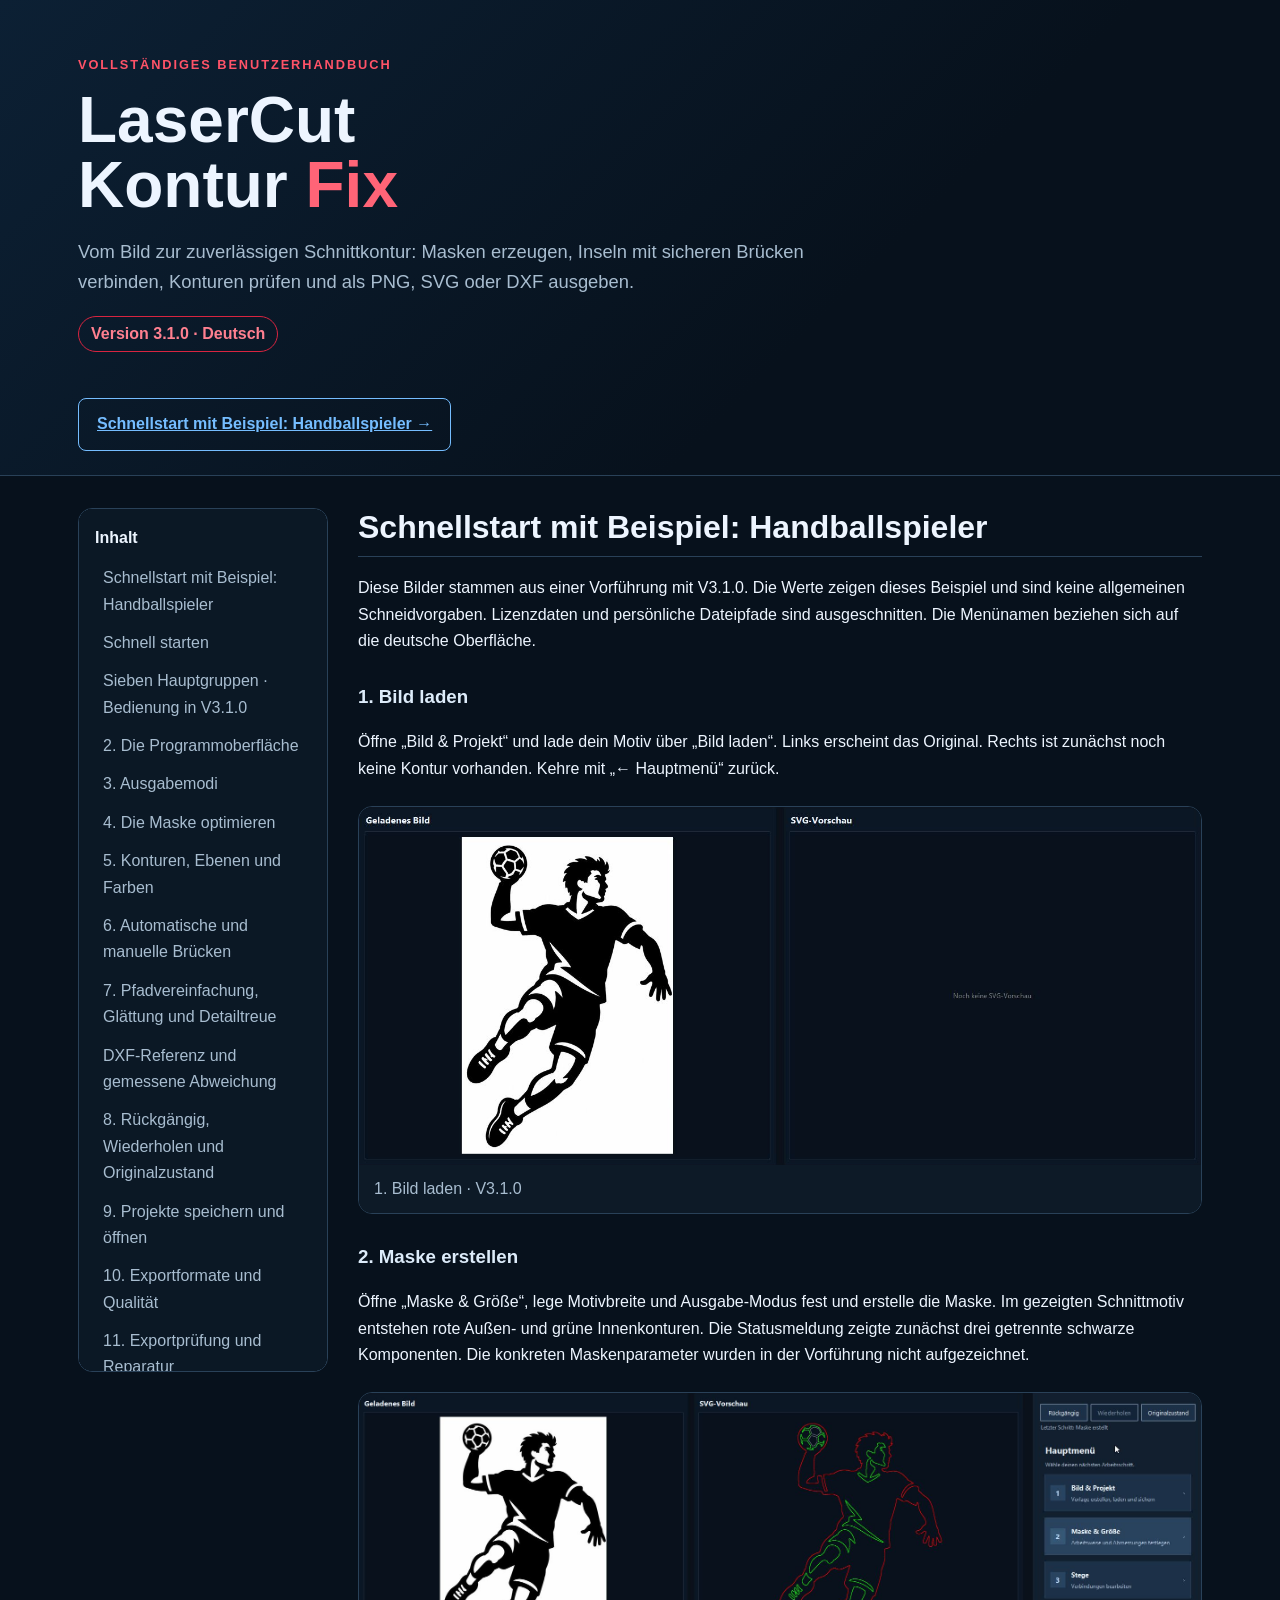
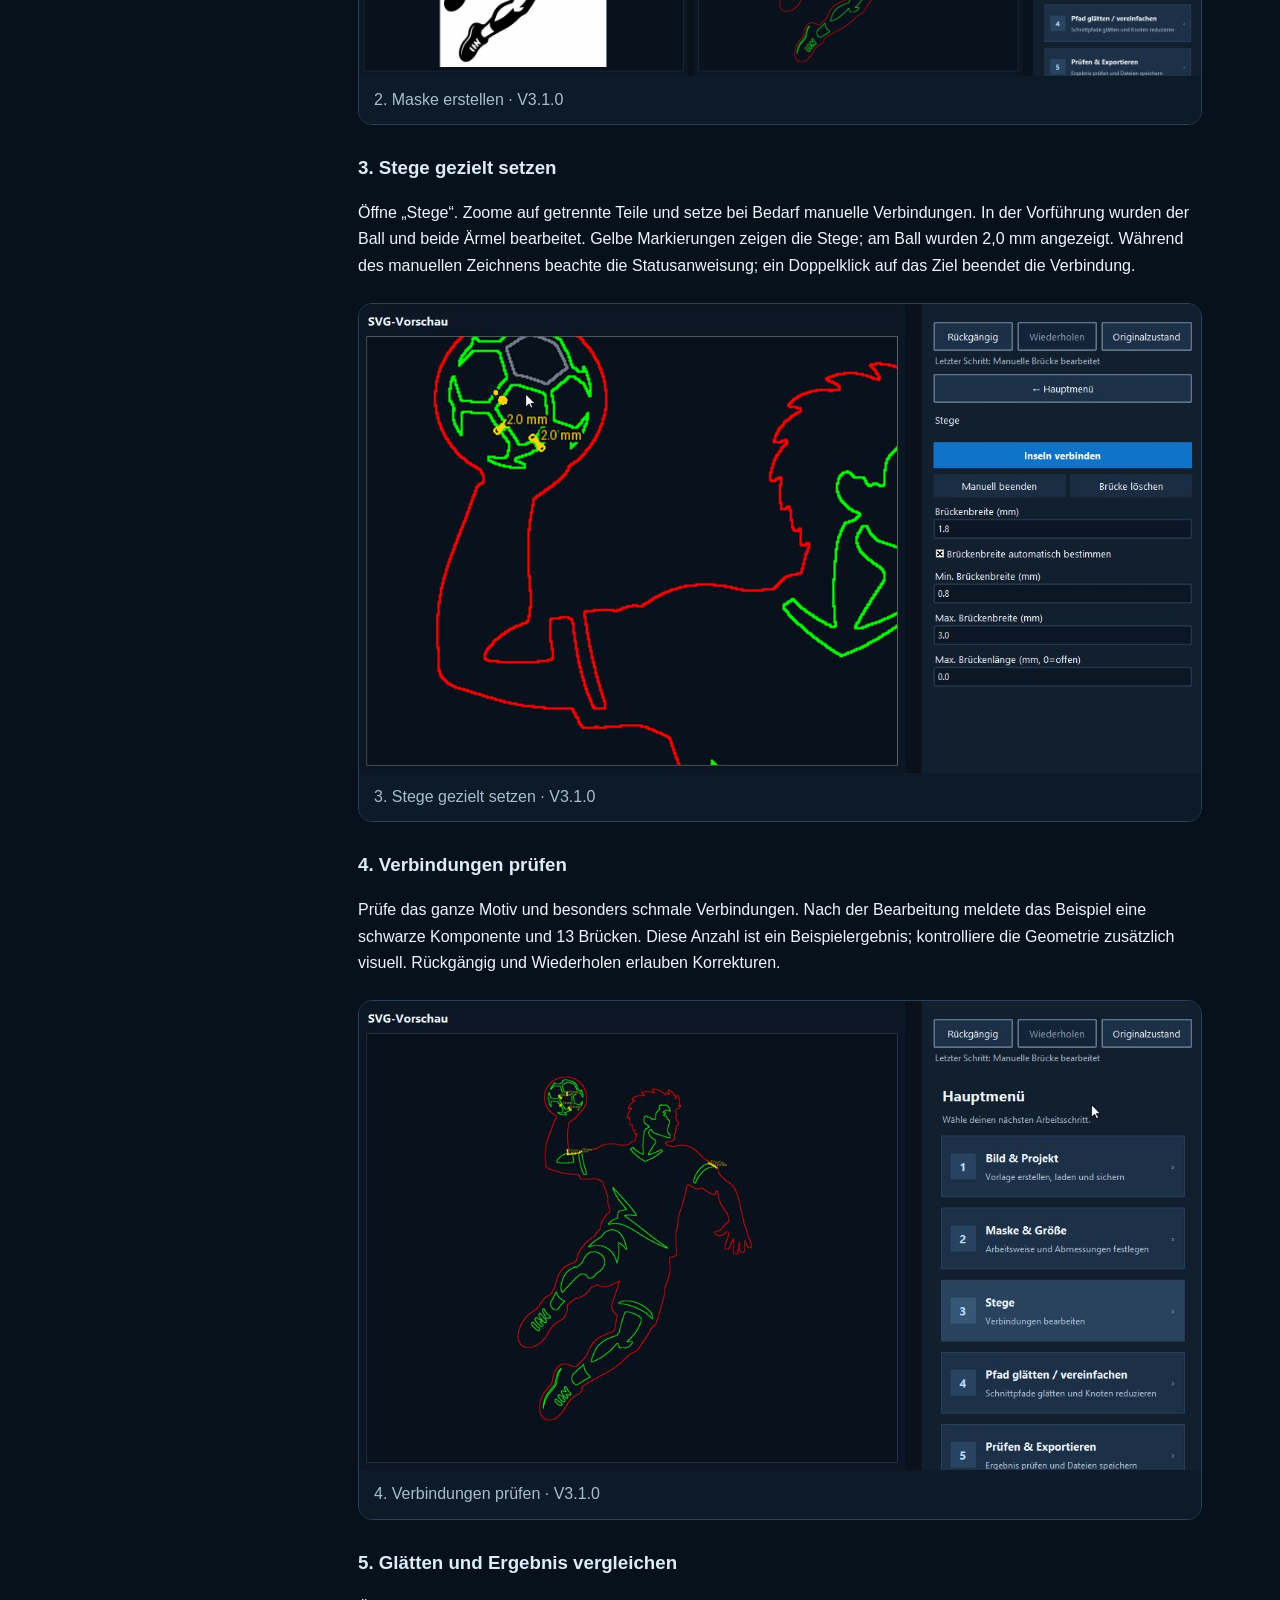
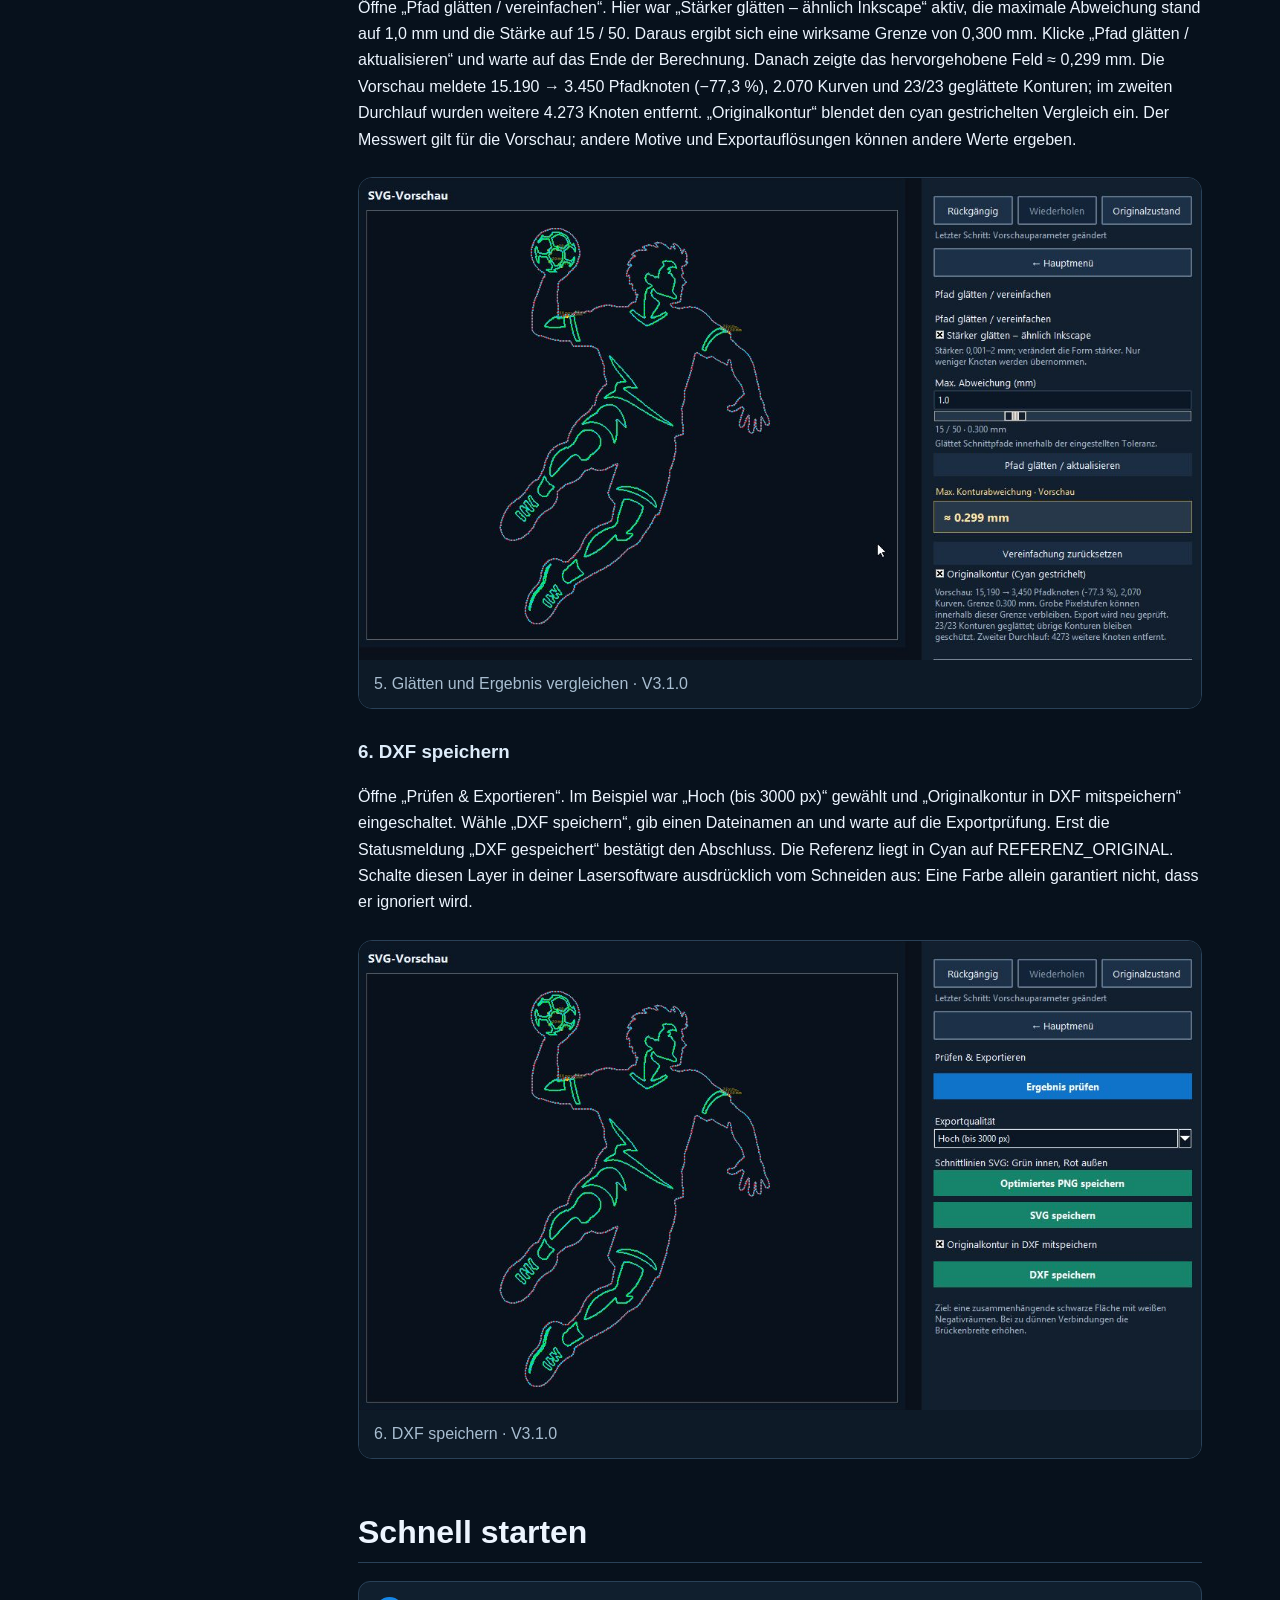
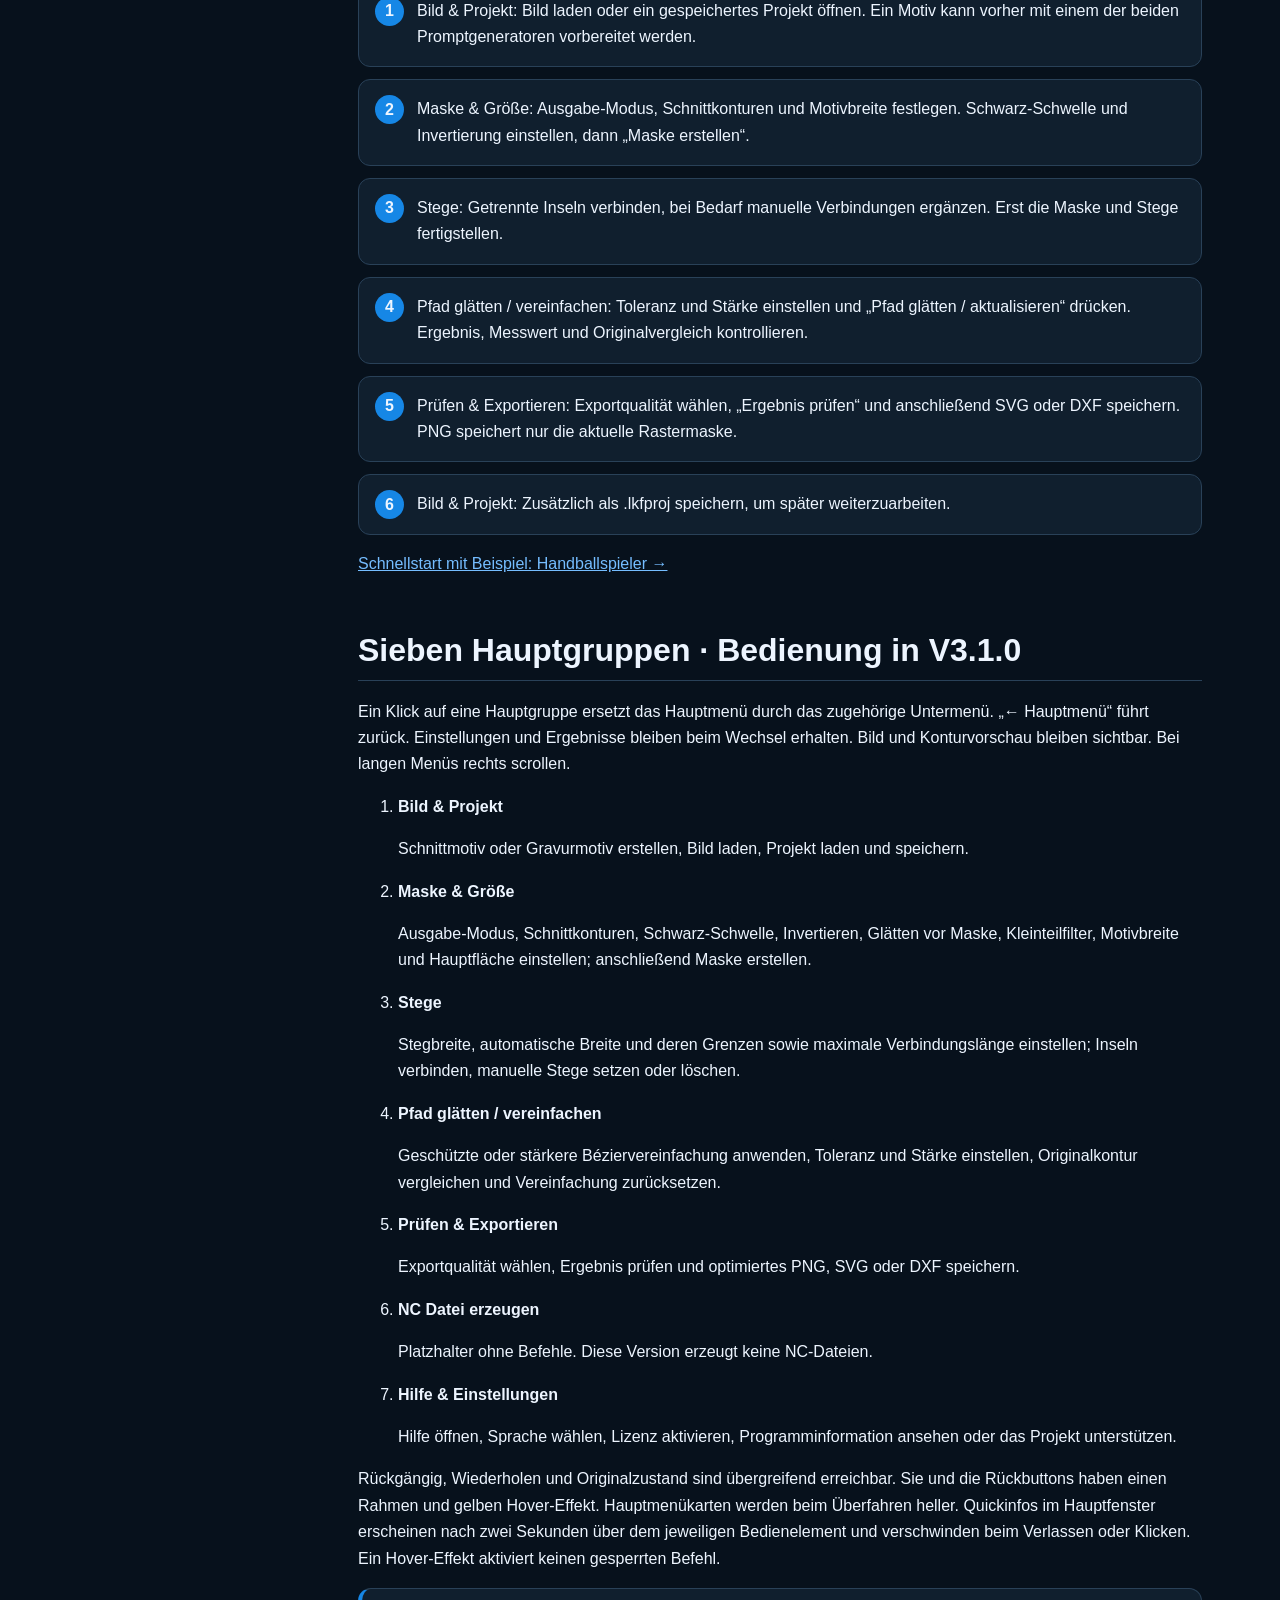
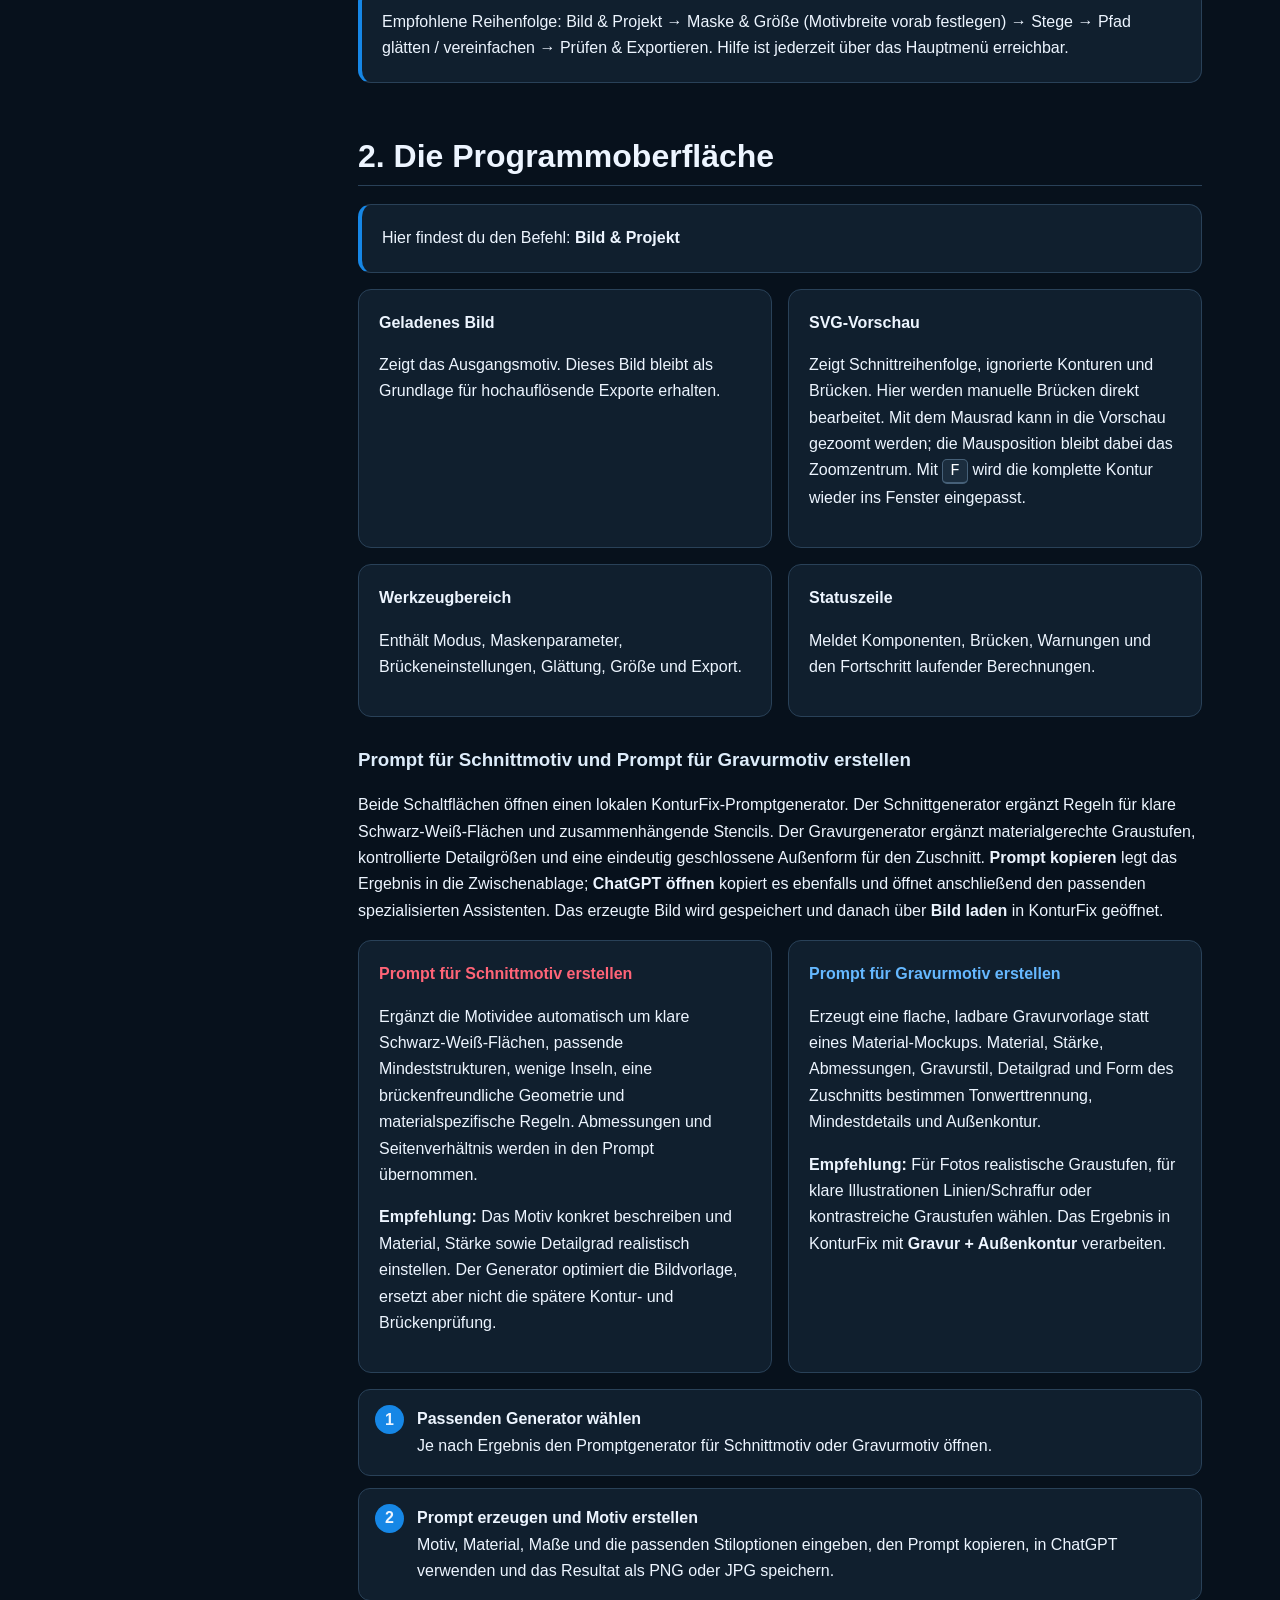
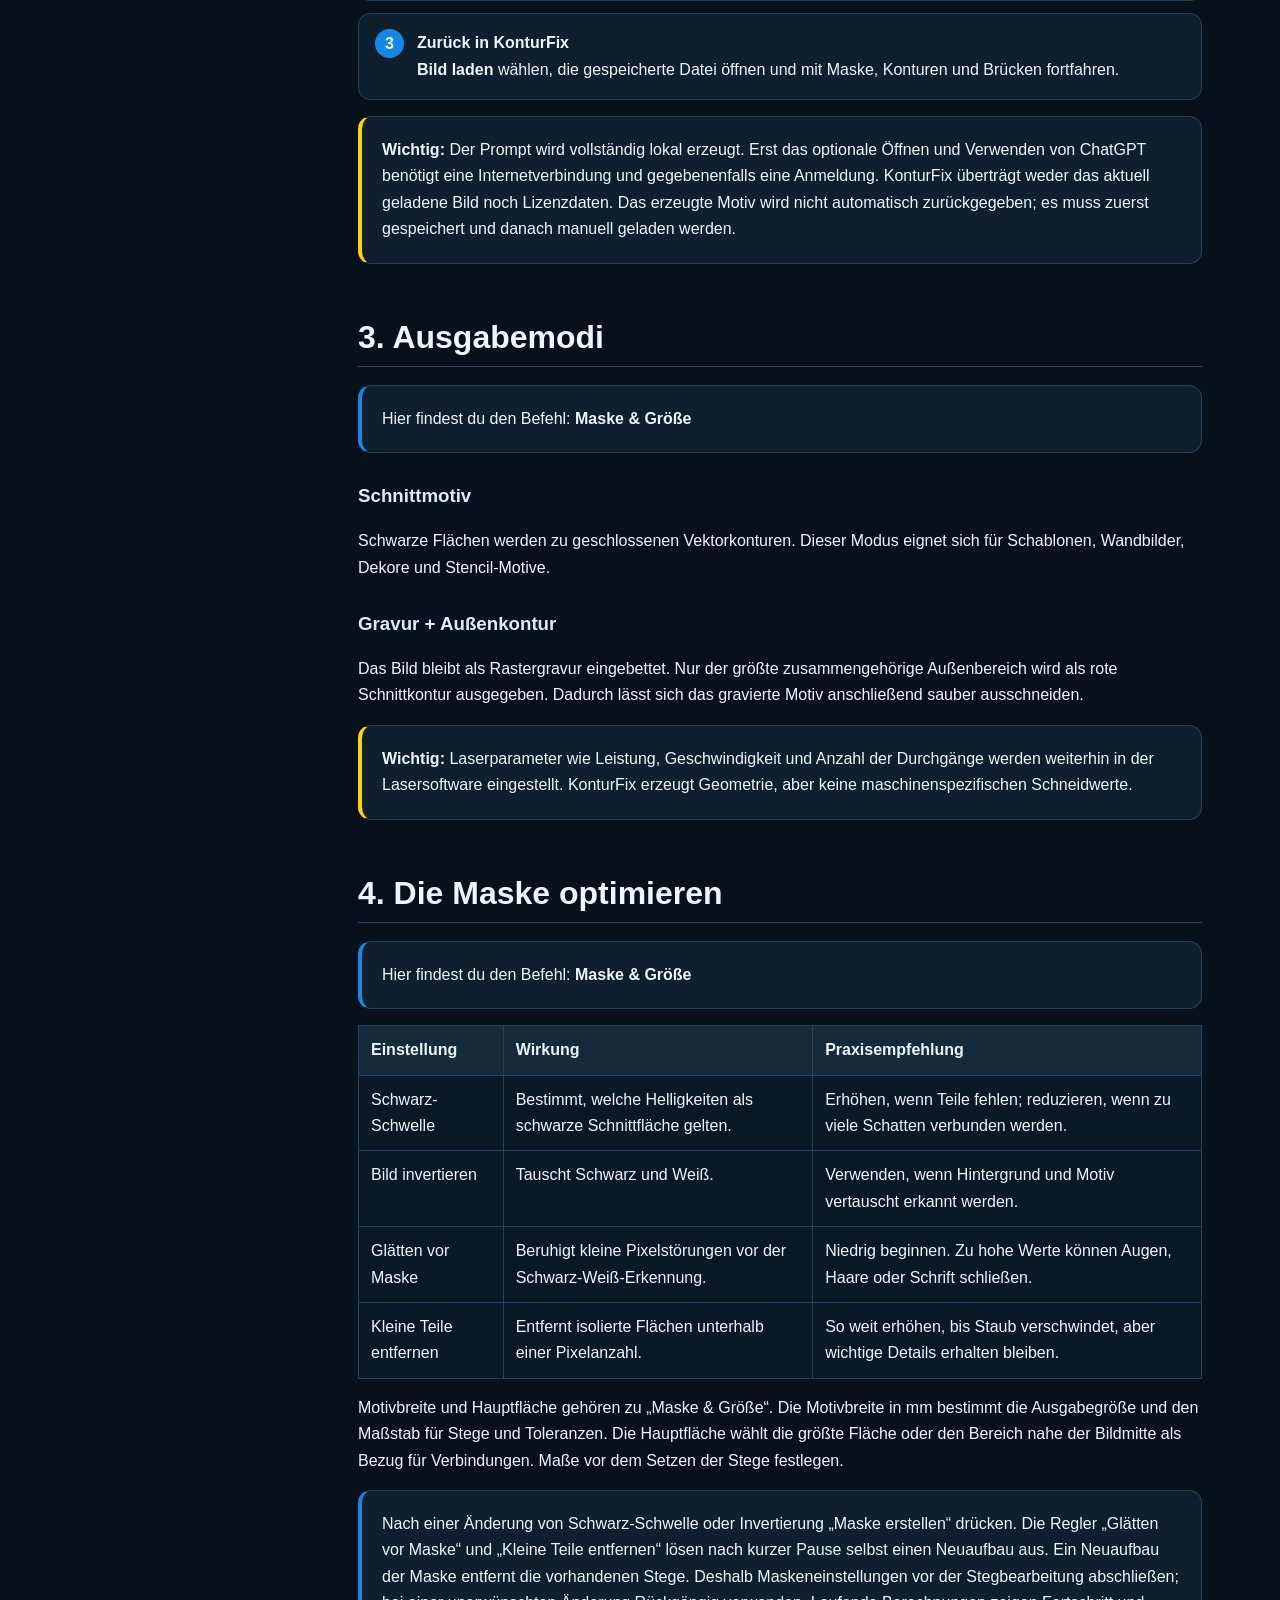
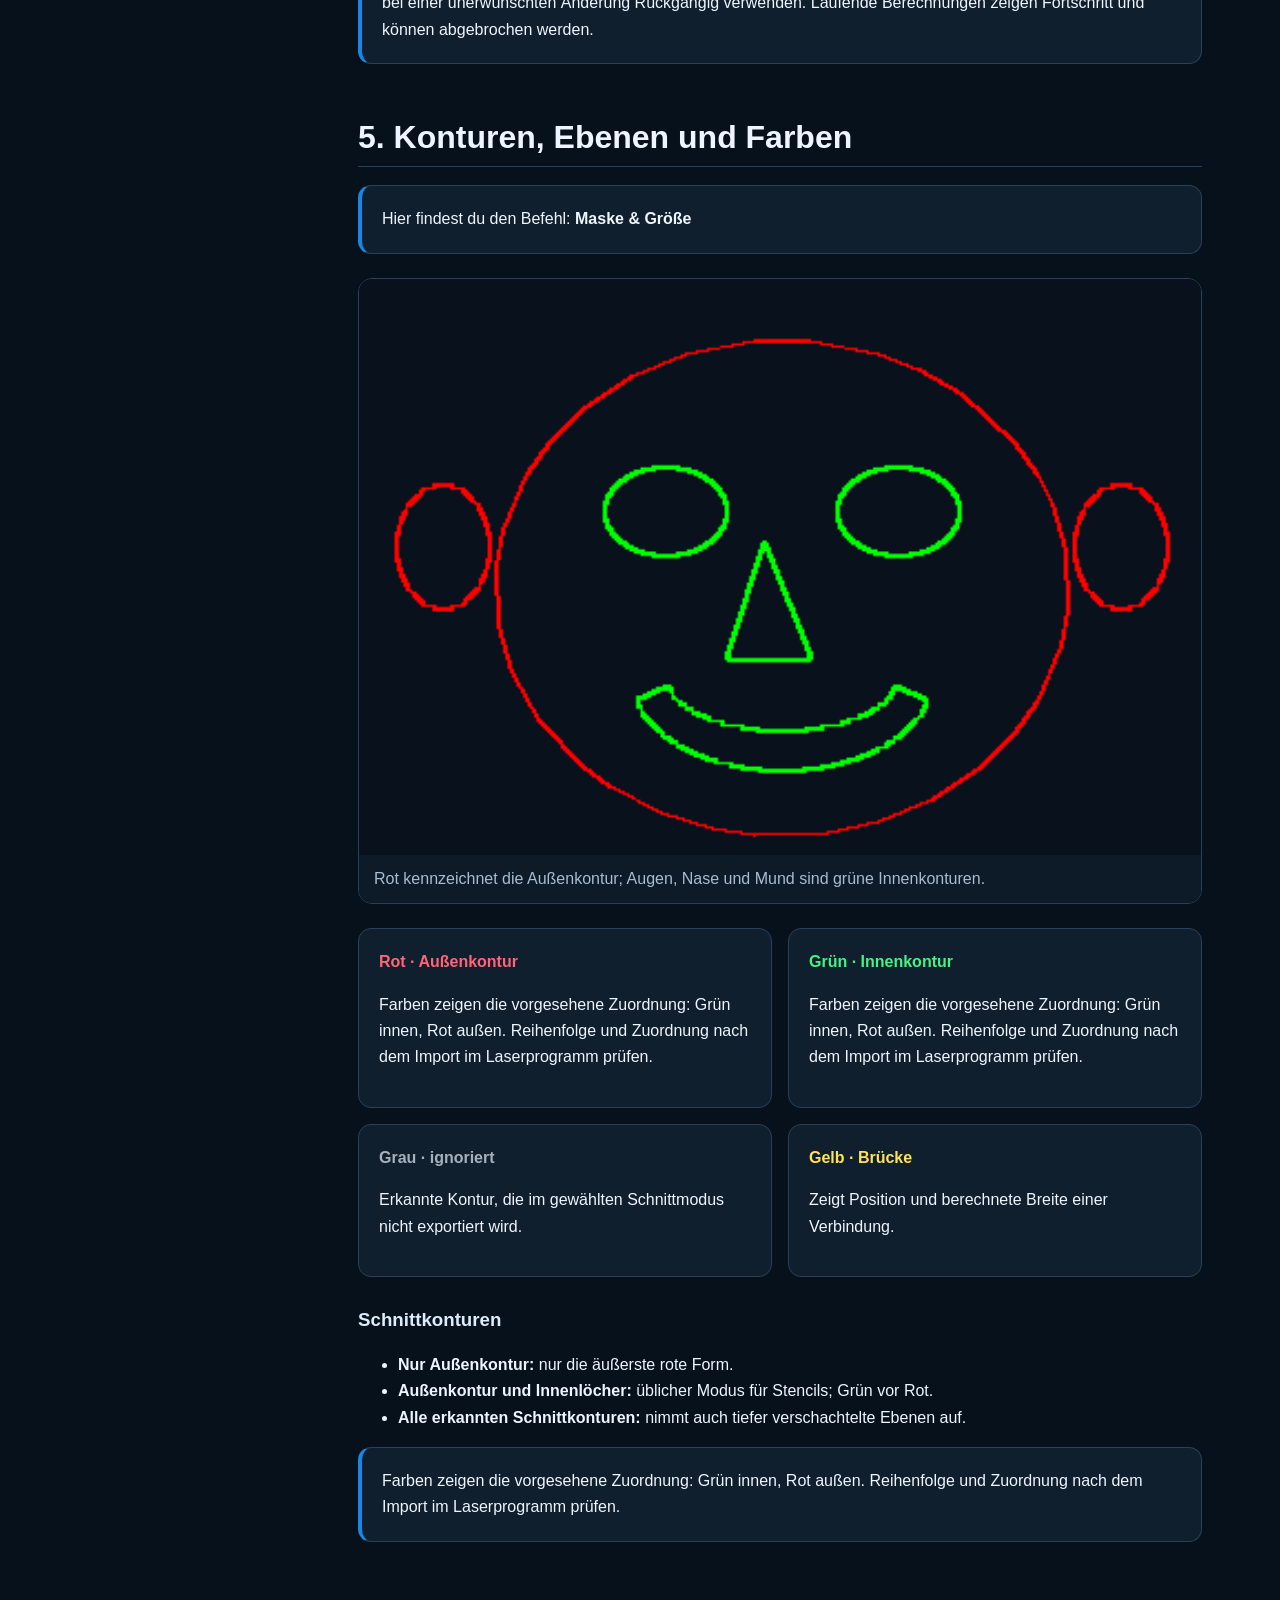
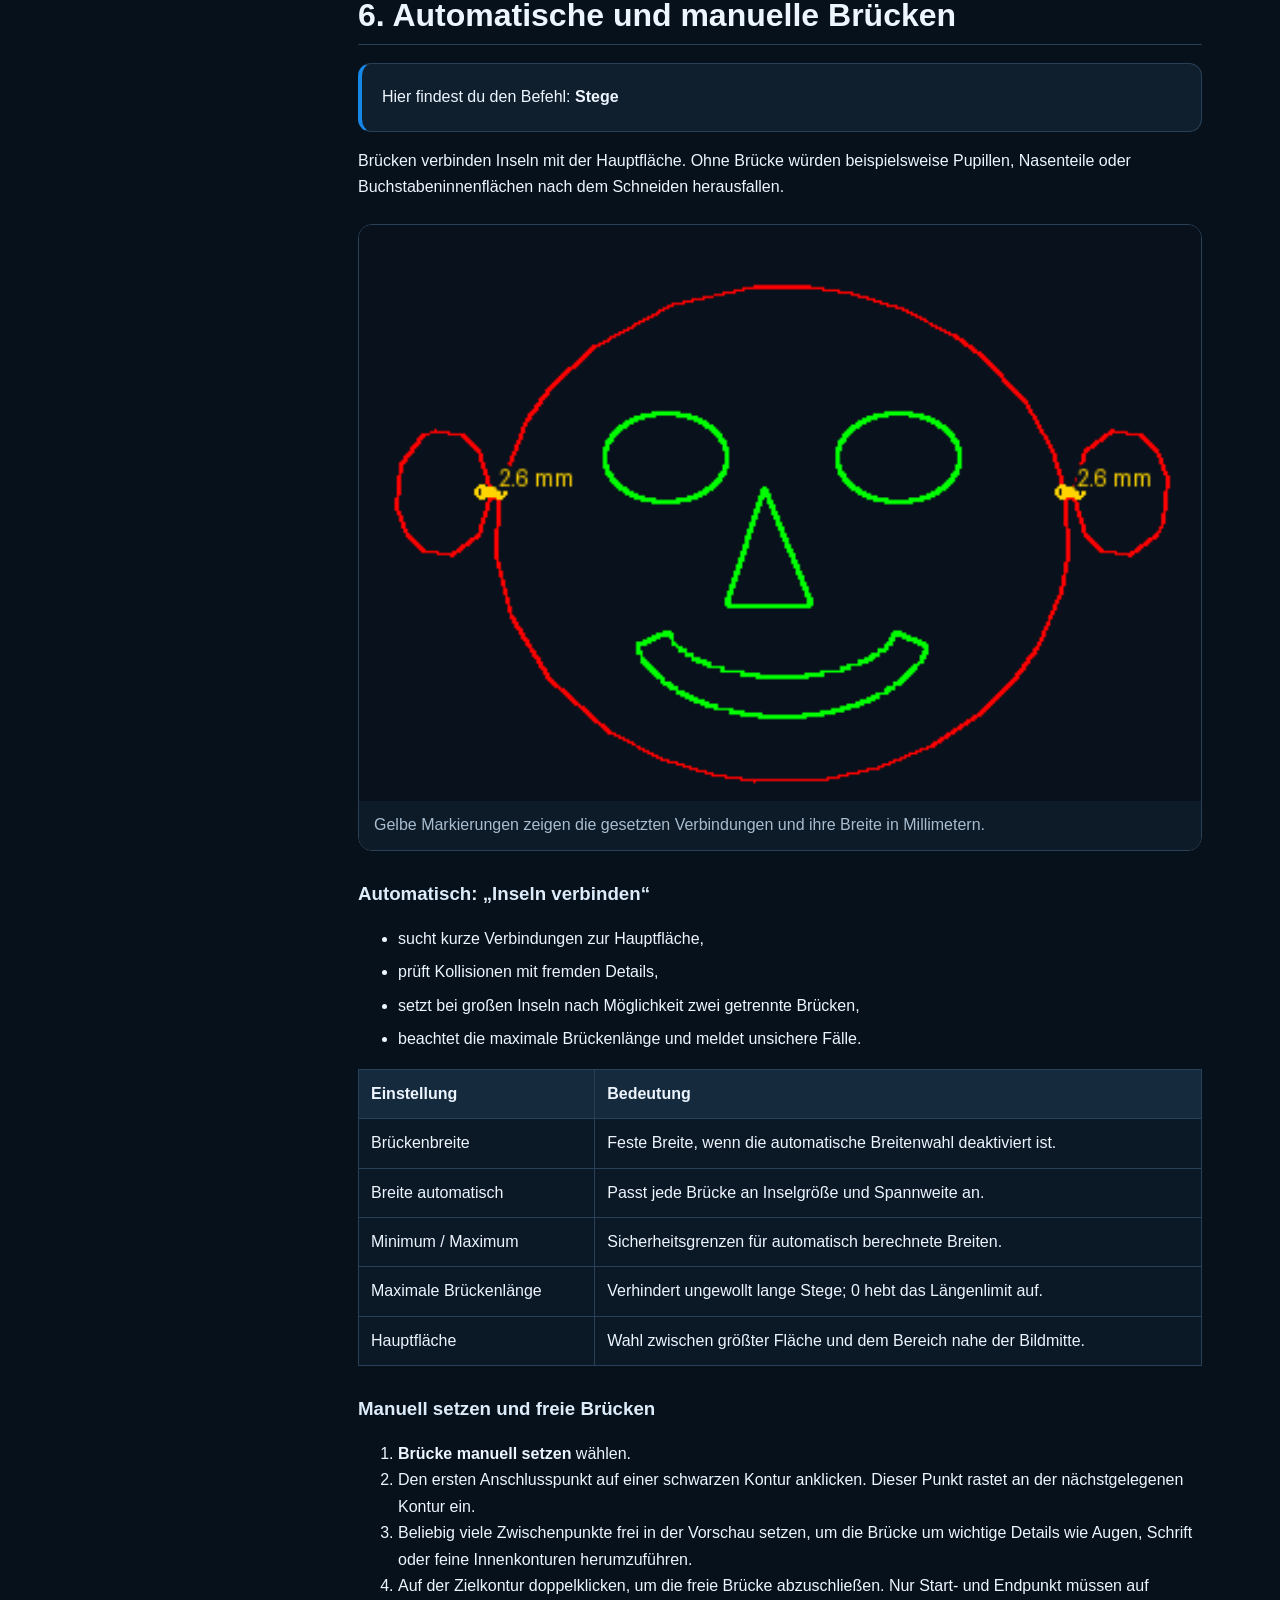
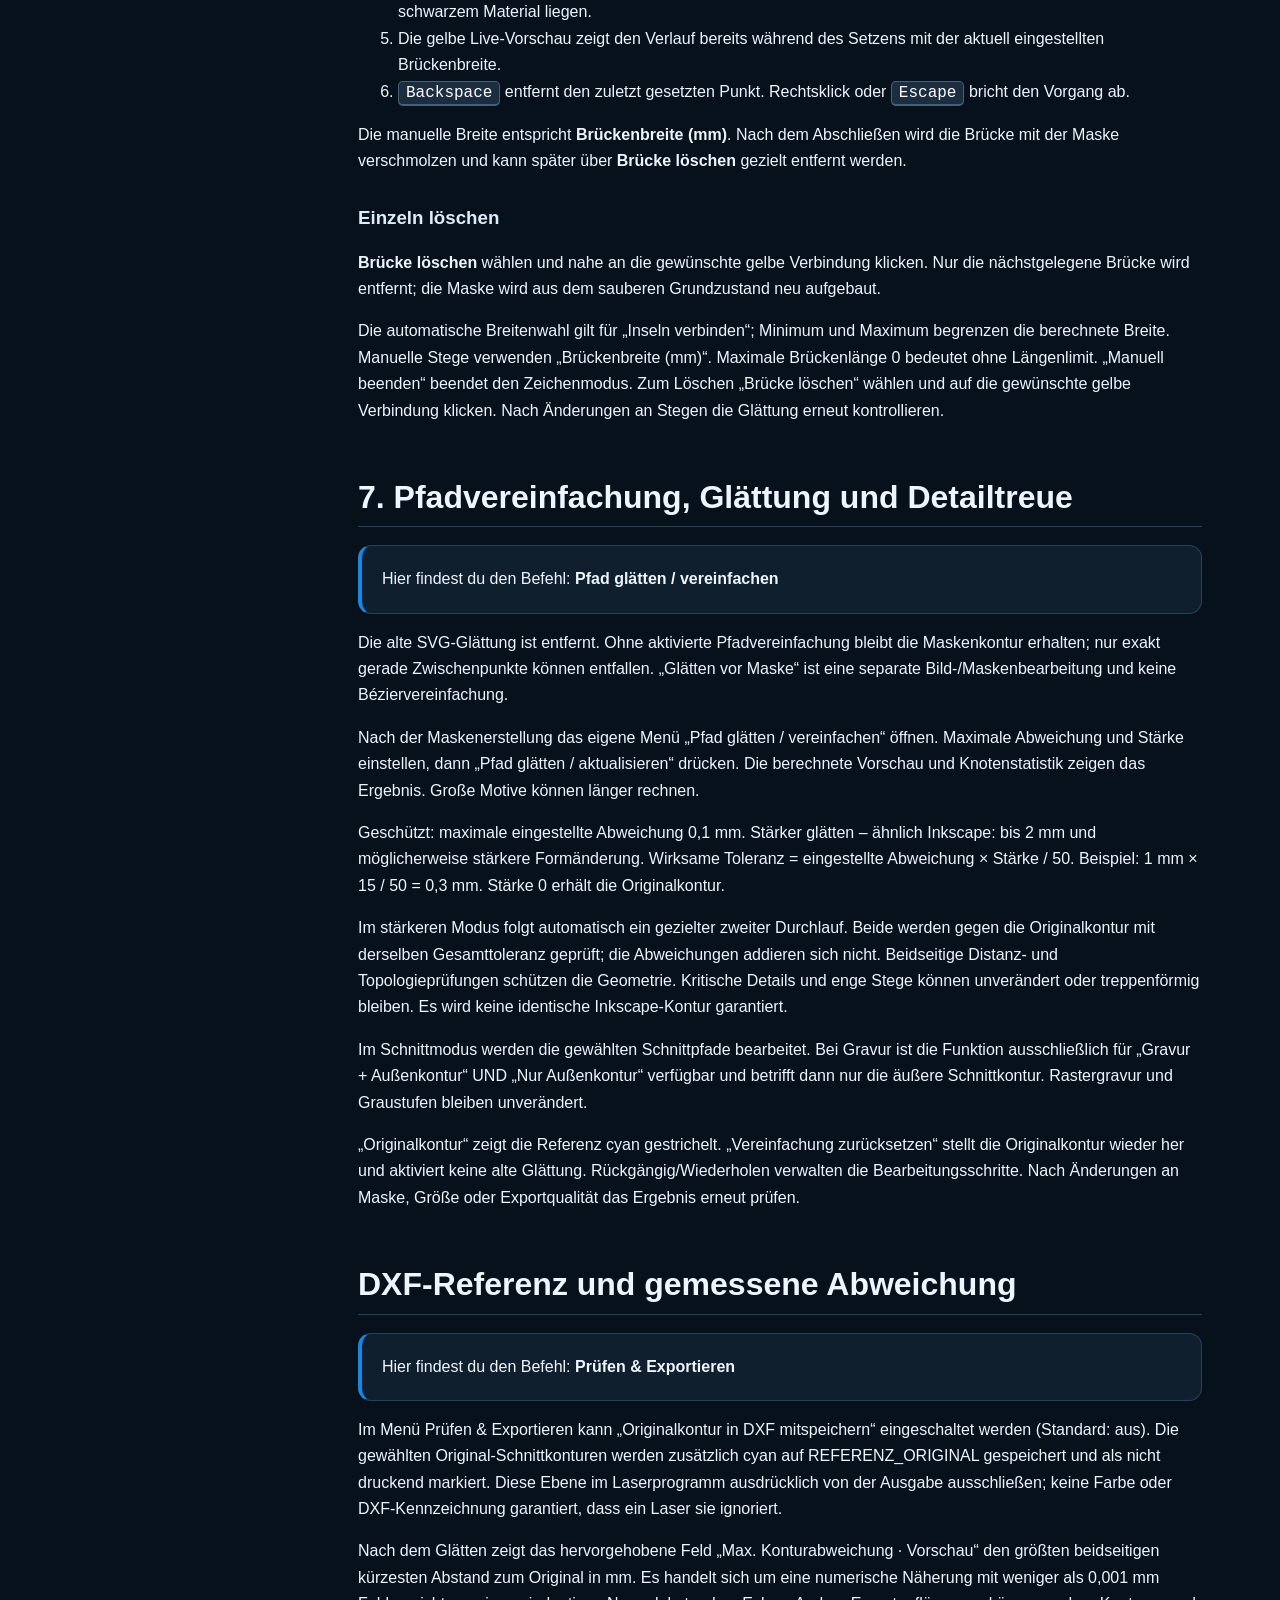
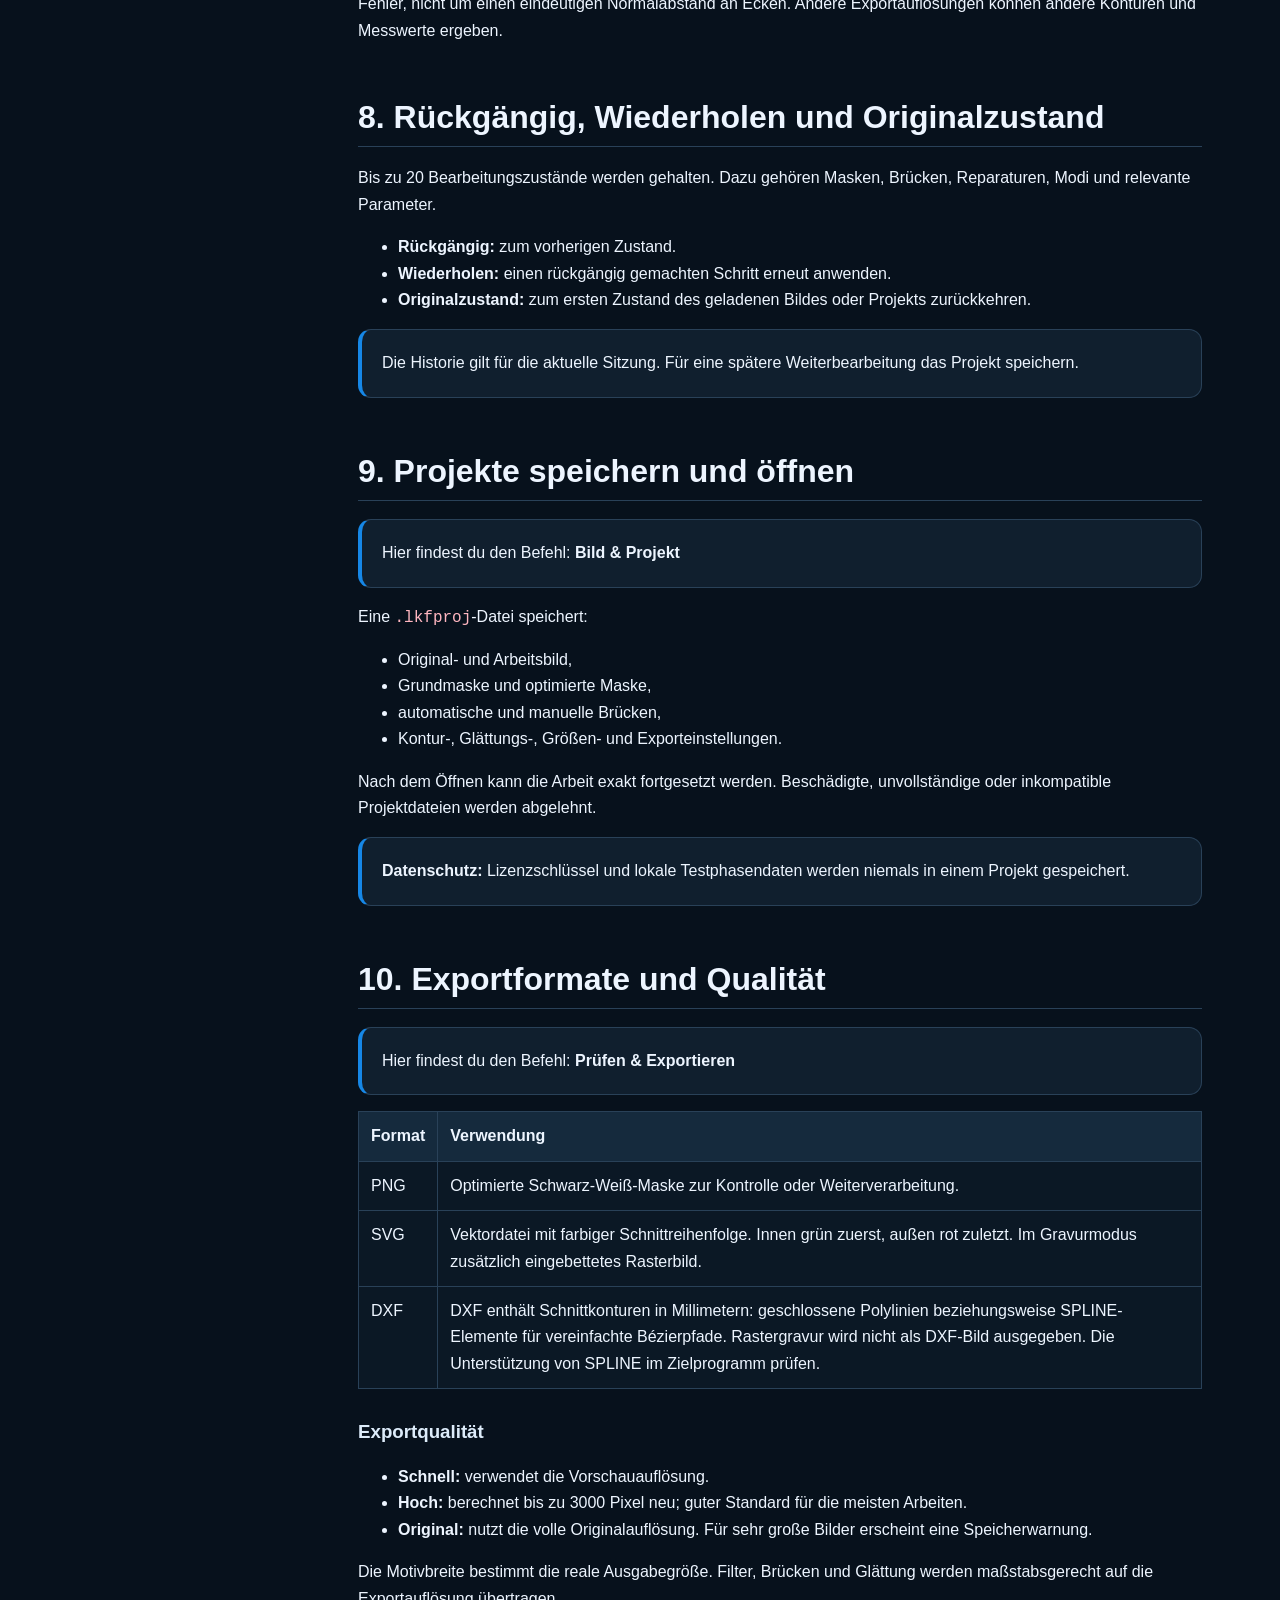
<file: help/de/index.html>
<!doctype html>
<html lang="de">
<head>
  <meta charset="utf-8">
  <meta name="viewport" content="width=device-width, initial-scale=1">
  <title>LaserCut KonturFix 3.1.0 – Hilfe</title>
  <style>
    :root{--bg:#07111c;--panel:#101f2e;--panel2:#0b1825;--line:#294158;--text:#edf5ff;--muted:#a8bdd0;--blue:#1687e6;--red:#ff1735;--green:#00e65b;--yellow:#ffd400;--max:1180px}
    *{box-sizing:border-box} html{scroll-behavior:smooth} body{margin:0;background:var(--bg);color:var(--text);font:16px/1.65 "Segoe UI",Arial,sans-serif}
    a{color:#75bdff} a:hover{color:#b9ddff}.top{background:linear-gradient(135deg,#0c2034,#07111c 65%);border-bottom:1px solid var(--line)}
    .hero{max-width:var(--max);margin:auto;padding:54px 28px 46px}.eyebrow{color:#ff5368;text-transform:uppercase;letter-spacing:.15em;font-weight:700;font-size:.8rem}
    h1{font-size:clamp(2.2rem,5vw,4.4rem);line-height:1.02;margin:.2em 0}.sub{max-width:760px;color:var(--muted);font-size:1.15rem}
    .version{display:inline-block;border:1px solid #d82440;border-radius:99px;padding:4px 12px;color:#ff8090;font-weight:700}
    .layout{max-width:var(--max);margin:auto;display:grid;grid-template-columns:250px minmax(0,1fr);gap:30px;padding:32px 28px 80px}
    nav{position:sticky;top:18px;align-self:start;background:var(--panel2);border:1px solid var(--line);border-radius:14px;padding:16px}nav strong{display:block;margin-bottom:8px}nav a{display:block;color:var(--muted);text-decoration:none;padding:6px 8px;border-radius:7px}nav a:hover{background:#173149;color:white}
    main{min-width:0}section{scroll-margin-top:20px;margin:0 0 54px}h2{font-size:2rem;line-height:1.2;margin:0 0 18px;border-bottom:1px solid var(--line);padding-bottom:10px}h3{margin:28px 0 8px;color:#ddecfa}
    .card,.note,.warning{background:var(--panel);border:1px solid var(--line);border-radius:13px;padding:20px;margin:16px 0}.note{border-left:4px solid var(--blue)}.warning{border-left:4px solid var(--yellow)}
    .steps{counter-reset:step;display:grid;gap:12px}.step{counter-increment:step;background:var(--panel);border:1px solid var(--line);border-radius:12px;padding:16px 18px 16px 58px;position:relative}.step:before{content:counter(step);position:absolute;left:16px;top:15px;width:29px;height:29px;border-radius:50%;display:grid;place-items:center;background:var(--blue);font-weight:800}
    .grid{display:grid;grid-template-columns:repeat(2,minmax(0,1fr));gap:16px}.grid .card{margin:0}.tag{font-weight:700}.red{color:#ff6477}.green{color:#48f181}.yellow{color:#ffe15c}.gray{color:#a5b2bd}.blue{color:#65b8ff}
    figure{margin:24px 0;background:#050b12;border:1px solid var(--line);border-radius:14px;overflow:hidden}figure img{display:block;width:100%;height:auto}figcaption{padding:11px 15px;color:var(--muted);background:#0d1a27}
    table{width:100%;border-collapse:collapse;margin:14px 0;background:var(--panel2)}th,td{text-align:left;vertical-align:top;padding:11px 12px;border:1px solid var(--line)}th{background:#152a3d}kbd{background:#1b2d3e;border:1px solid #466078;border-bottom-width:2px;border-radius:5px;padding:2px 7px;color:white}
    code{color:#ffb6c0}.check li{margin:.45em 0}.footer{color:var(--muted);text-align:center;padding:30px;border-top:1px solid var(--line)}
    @media(max-width:850px){.layout{grid-template-columns:1fr}nav{position:relative;top:0}.grid{grid-template-columns:1fr}.hero{padding-top:36px}}
    @media print{nav{display:none}.layout{display:block}.top{background:white}.hero{padding:20px 0}body{background:white;color:black}section{break-inside:avoid}.card,.note,.warning,table{background:white;color:black;border-color:#aaa}a{color:black}}
  </style>
<style>nav{max-height:calc(100vh - 36px);overflow-y:auto}.start-link{display:inline-block;padding:12px 18px;border:1px solid #75bdff;border-radius:8px;font-weight:700} @media(max-width:850px){nav{max-height:none}} @media print{.start-link{display:none}}</style></head>
<body>
<header class="top"><div class="hero">
  <div class="eyebrow">Vollständiges Benutzerhandbuch</div>
  <h1>LaserCut<br>Kontur <span class="red">Fix</span></h1>
  <p class="sub">Vom Bild zur zuverlässigen Schnittkontur: Masken erzeugen, Inseln mit sicheren Brücken verbinden, Konturen prüfen und als PNG, SVG oder DXF ausgeben.</p>
  <span class="version">Version 3.1.0 · Deutsch</span>
</div><p class="hero" style="padding-top:0;padding-bottom:24px"><a class="start-link" href="#worked-example">Schnellstart mit Beispiel: Handballspieler →</a></p></header>

<div class="layout">
<nav aria-label="Inhalt"><strong>Inhalt</strong><a href="#worked-example">Schnellstart mit Beispiel: Handballspieler</a><a href="#schnellstart">Schnell starten</a><a href="#navigation-v310">Sieben Hauptgruppen · Bedienung in V3.1.0</a><a href="#oberflaeche">2. Die Programmoberfläche</a><a href="#modi">3. Ausgabemodi</a><a href="#maske">4. Die Maske optimieren</a><a href="#konturen">5. Konturen, Ebenen und Farben</a><a href="#bruecken">6. Automatische und manuelle Brücken</a><a href="#glaettung">7. Pfadvereinfachung, Glättung und Detailtreue</a><a href="#reference-distance">DXF-Referenz und gemessene Abweichung</a><a href="#verlauf">8. Rückgängig, Wiederholen und Originalzustand</a><a href="#projekte">9. Projekte speichern und öffnen</a><a href="#export">10. Exportformate und Qualität</a><a href="#pruefung">11. Exportprüfung und Reparatur</a><a href="#nc-placeholder">NC Datei erzeugen</a><a href="#help-settings">Hilfe & Einstellungen</a><a href="#lizenz">12. Testphase und Offline-Lizenz</a><a href="#gesichter">13. Empfohlener Ablauf für Gesichter</a><a href="#probleme">14. Problemlösung</a><a href="#kurzbefehle">15. Tastatur und Abschlusskontrolle</a></nav>

<main>
<section id="worked-example"><h2>Schnellstart mit Beispiel: Handballspieler</h2><p>Diese Bilder stammen aus einer Vorführung mit V3.1.0. Die Werte zeigen dieses Beispiel und sind keine allgemeinen Schneidvorgaben. Lizenzdaten und persönliche Dateipfade sind ausgeschnitten. Die Menünamen beziehen sich auf die deutsche Oberfläche.</p><h3>1. Bild laden</h3><p>Öffne „Bild & Projekt“ und lade dein Motiv über „Bild laden“. Links erscheint das Original. Rechts ist zunächst noch keine Kontur vorhanden. Kehre mit „← Hauptmenü“ zurück.</p><figure><a href="../screenshots/load.png"><img loading="lazy" src="../screenshots/load.png" alt="Bild laden"></a><figcaption>1. Bild laden · V3.1.0</figcaption></figure><h3>2. Maske erstellen</h3><p>Öffne „Maske & Größe“, lege Motivbreite und Ausgabe-Modus fest und erstelle die Maske. Im gezeigten Schnittmotiv entstehen rote Außen- und grüne Innenkonturen. Die Statusmeldung zeigte zunächst drei getrennte schwarze Komponenten. Die konkreten Maskenparameter wurden in der Vorführung nicht aufgezeichnet.</p><figure><a href="../screenshots/mask.png"><img loading="lazy" src="../screenshots/mask.png" alt="Maske erstellen"></a><figcaption>2. Maske erstellen · V3.1.0</figcaption></figure><h3>3. Stege gezielt setzen</h3><p>Öffne „Stege“. Zoome auf getrennte Teile und setze bei Bedarf manuelle Verbindungen. In der Vorführung wurden der Ball und beide Ärmel bearbeitet. Gelbe Markierungen zeigen die Stege; am Ball wurden 2,0 mm angezeigt. Während des manuellen Zeichnens beachte die Statusanweisung; ein Doppelklick auf das Ziel beendet die Verbindung.</p><figure><a href="../screenshots/bridges.png"><img loading="lazy" src="../screenshots/bridges.png" alt="Stege gezielt setzen"></a><figcaption>3. Stege gezielt setzen · V3.1.0</figcaption></figure><h3>4. Verbindungen prüfen</h3><p>Prüfe das ganze Motiv und besonders schmale Verbindungen. Nach der Bearbeitung meldete das Beispiel eine schwarze Komponente und 13 Brücken. Diese Anzahl ist ein Beispielergebnis; kontrolliere die Geometrie zusätzlich visuell. Rückgängig und Wiederholen erlauben Korrekturen.</p><figure><a href="../screenshots/connected.png"><img loading="lazy" src="../screenshots/connected.png" alt="Verbindungen prüfen"></a><figcaption>4. Verbindungen prüfen · V3.1.0</figcaption></figure><h3>5. Glätten und Ergebnis vergleichen</h3><p>Öffne „Pfad glätten / vereinfachen“. Hier war „Stärker glätten – ähnlich Inkscape“ aktiv, die maximale Abweichung stand auf 1,0 mm und die Stärke auf 15 / 50. Daraus ergibt sich eine wirksame Grenze von 0,300 mm. Klicke „Pfad glätten / aktualisieren“ und warte auf das Ende der Berechnung. Danach zeigte das hervorgehobene Feld ≈ 0,299 mm. Die Vorschau meldete 15.190 → 3.450 Pfadknoten (−77,3 %), 2.070 Kurven und 23/23 geglättete Konturen; im zweiten Durchlauf wurden weitere 4.273 Knoten entfernt. „Originalkontur“ blendet den cyan gestrichelten Vergleich ein. Der Messwert gilt für die Vorschau; andere Motive und Exportauflösungen können andere Werte ergeben.</p><figure><a href="../screenshots/smooth.png"><img loading="lazy" src="../screenshots/smooth.png" alt="Glätten und Ergebnis vergleichen"></a><figcaption>5. Glätten und Ergebnis vergleichen · V3.1.0</figcaption></figure><h3>6. DXF speichern</h3><p>Öffne „Prüfen & Exportieren“. Im Beispiel war „Hoch (bis 3000 px)“ gewählt und „Originalkontur in DXF mitspeichern“ eingeschaltet. Wähle „DXF speichern“, gib einen Dateinamen an und warte auf die Exportprüfung. Erst die Statusmeldung „DXF gespeichert“ bestätigt den Abschluss. Die Referenz liegt in Cyan auf REFERENZ_ORIGINAL. Schalte diesen Layer in deiner Lasersoftware ausdrücklich vom Schneiden aus: Eine Farbe allein garantiert nicht, dass er ignoriert wird.</p><figure><a href="../screenshots/export.png"><img loading="lazy" src="../screenshots/export.png" alt="DXF speichern"></a><figcaption>6. DXF speichern · V3.1.0</figcaption></figure></section>
<section id="schnellstart"><h2>Schnell starten</h2><div class="steps"><div class="step">Bild & Projekt: Bild laden oder ein gespeichertes Projekt öffnen. Ein Motiv kann vorher mit einem der beiden Promptgeneratoren vorbereitet werden.</div><div class="step">Maske & Größe: Ausgabe-Modus, Schnittkonturen und Motivbreite festlegen. Schwarz-Schwelle und Invertierung einstellen, dann „Maske erstellen“.</div><div class="step">Stege: Getrennte Inseln verbinden, bei Bedarf manuelle Verbindungen ergänzen. Erst die Maske und Stege fertigstellen.</div><div class="step">Pfad glätten / vereinfachen: Toleranz und Stärke einstellen und „Pfad glätten / aktualisieren“ drücken. Ergebnis, Messwert und Originalvergleich kontrollieren.</div><div class="step">Prüfen & Exportieren: Exportqualität wählen, „Ergebnis prüfen“ und anschließend SVG oder DXF speichern. PNG speichert nur die aktuelle Rastermaske.</div><div class="step">Bild & Projekt: Zusätzlich als .lkfproj speichern, um später weiterzuarbeiten.</div></div><p><a href="#worked-example">Schnellstart mit Beispiel: Handballspieler →</a></p></section>
<section id="navigation-v310"><h2>Sieben Hauptgruppen · Bedienung in V3.1.0</h2><p>Ein Klick auf eine Hauptgruppe ersetzt das Hauptmenü durch das zugehörige Untermenü. „← Hauptmenü“ führt zurück. Einstellungen und Ergebnisse bleiben beim Wechsel erhalten. Bild und Konturvorschau bleiben sichtbar. Bei langen Menüs rechts scrollen.</p><ol><li><strong>Bild & Projekt</strong><p>Schnittmotiv oder Gravurmotiv erstellen, Bild laden, Projekt laden und speichern.</p></li><li><strong>Maske & Größe</strong><p>Ausgabe-Modus, Schnittkonturen, Schwarz-Schwelle, Invertieren, Glätten vor Maske, Kleinteilfilter, Motivbreite und Hauptfläche einstellen; anschließend Maske erstellen.</p></li><li><strong>Stege</strong><p>Stegbreite, automatische Breite und deren Grenzen sowie maximale Verbindungslänge einstellen; Inseln verbinden, manuelle Stege setzen oder löschen.</p></li><li><strong>Pfad glätten / vereinfachen</strong><p>Geschützte oder stärkere Béziervereinfachung anwenden, Toleranz und Stärke einstellen, Originalkontur vergleichen und Vereinfachung zurücksetzen.</p></li><li><strong>Prüfen & Exportieren</strong><p>Exportqualität wählen, Ergebnis prüfen und optimiertes PNG, SVG oder DXF speichern.</p></li><li><strong>NC Datei erzeugen</strong><p>Platzhalter ohne Befehle. Diese Version erzeugt keine NC-Dateien.</p></li><li><strong>Hilfe & Einstellungen</strong><p>Hilfe öffnen, Sprache wählen, Lizenz aktivieren, Programminformation ansehen oder das Projekt unterstützen.</p></li></ol><p>Rückgängig, Wiederholen und Originalzustand sind übergreifend erreichbar. Sie und die Rückbuttons haben einen Rahmen und gelben Hover-Effekt. Hauptmenükarten werden beim Überfahren heller. Quickinfos im Hauptfenster erscheinen nach zwei Sekunden über dem jeweiligen Bedienelement und verschwinden beim Verlassen oder Klicken. Ein Hover-Effekt aktiviert keinen gesperrten Befehl.</p><div class="note">Empfohlene Reihenfolge: Bild & Projekt → Maske & Größe (Motivbreite vorab festlegen) → Stege → Pfad glätten / vereinfachen → Prüfen & Exportieren. Hilfe ist jederzeit über das Hauptmenü erreichbar.</div></section>
<section id="oberflaeche"><h2>2. Die Programmoberfläche</h2><p class="note">Hier findest du den Befehl: <strong>Bild &amp; Projekt</strong></p>
  
  <div class="grid">
    <div class="card"><strong>Geladenes Bild</strong><p>Zeigt das Ausgangsmotiv. Dieses Bild bleibt als Grundlage für hochauflösende Exporte erhalten.</p></div>
    <div class="card"><strong>SVG-Vorschau</strong><p>Zeigt Schnittreihenfolge, ignorierte Konturen und Brücken. Hier werden manuelle Brücken direkt bearbeitet. Mit dem Mausrad kann in die Vorschau gezoomt werden; die Mausposition bleibt dabei das Zoomzentrum. Mit <kbd>F</kbd> wird die komplette Kontur wieder ins Fenster eingepasst.</p></div>
    <div class="card"><strong>Werkzeugbereich</strong><p>Enthält Modus, Maskenparameter, Brückeneinstellungen, Glättung, Größe und Export.</p></div>
    <div class="card"><strong>Statuszeile</strong><p>Meldet Komponenten, Brücken, Warnungen und den Fortschritt laufender Berechnungen.</p></div>
  </div>

  <div id="motiv-erstellen" style="scroll-margin-top:20px"></div>
  <h3>Prompt für Schnittmotiv und Prompt für Gravurmotiv erstellen</h3>
  <p>Beide Schaltflächen öffnen einen lokalen KonturFix-Promptgenerator. Der Schnittgenerator ergänzt Regeln für klare Schwarz-Weiß-Flächen und zusammenhängende Stencils. Der Gravurgenerator ergänzt materialgerechte Graustufen, kontrollierte Detailgrößen und eine eindeutig geschlossene Außenform für den Zuschnitt. <strong>Prompt kopieren</strong> legt das Ergebnis in die Zwischenablage; <strong>ChatGPT öffnen</strong> kopiert es ebenfalls und öffnet anschließend den passenden spezialisierten Assistenten. Das erzeugte Bild wird gespeichert und danach über <strong>Bild laden</strong> in KonturFix geöffnet.</p>
  <div class="grid">
    <div class="card"><strong class="red">Prompt für Schnittmotiv erstellen</strong><p>Ergänzt die Motividee automatisch um klare Schwarz-Weiß-Flächen, passende Mindeststrukturen, wenige Inseln, eine brückenfreundliche Geometrie und materialspezifische Regeln. Abmessungen und Seitenverhältnis werden in den Prompt übernommen.</p><p><strong>Empfehlung:</strong> Das Motiv konkret beschreiben und Material, Stärke sowie Detailgrad realistisch einstellen. Der Generator optimiert die Bildvorlage, ersetzt aber nicht die spätere Kontur- und Brückenprüfung.</p></div>
    <div class="card"><strong class="blue">Prompt für Gravurmotiv erstellen</strong><p>Erzeugt eine flache, ladbare Gravurvorlage statt eines Material-Mockups. Material, Stärke, Abmessungen, Gravurstil, Detailgrad und Form des Zuschnitts bestimmen Tonwerttrennung, Mindestdetails und Außenkontur.</p><p><strong>Empfehlung:</strong> Für Fotos realistische Graustufen, für klare Illustrationen Linien/Schraffur oder kontrastreiche Graustufen wählen. Das Ergebnis in KonturFix mit <strong>Gravur + Außenkontur</strong> verarbeiten.</p></div>
  </div>
  <div class="steps" style="margin-top:16px">
    <div class="step"><strong>Passenden Generator wählen</strong><br>Je nach Ergebnis den Promptgenerator für Schnittmotiv oder Gravurmotiv öffnen.</div>
    <div class="step"><strong>Prompt erzeugen und Motiv erstellen</strong><br>Motiv, Material, Maße und die passenden Stiloptionen eingeben, den Prompt kopieren, in ChatGPT verwenden und das Resultat als PNG oder JPG speichern.</div>
    <div class="step"><strong>Zurück in KonturFix</strong><br><strong>Bild laden</strong> wählen, die gespeicherte Datei öffnen und mit Maske, Konturen und Brücken fortfahren.</div>
  </div>
  <div class="warning"><strong>Wichtig:</strong> Der Prompt wird vollständig lokal erzeugt. Erst das optionale Öffnen und Verwenden von ChatGPT benötigt eine Internetverbindung und gegebenenfalls eine Anmeldung. KonturFix überträgt weder das aktuell geladene Bild noch Lizenzdaten. Das erzeugte Motiv wird nicht automatisch zurückgegeben; es muss zuerst gespeichert und danach manuell geladen werden.</div>
</section>
<section id="modi"><h2>3. Ausgabemodi</h2><p class="note">Hier findest du den Befehl: <strong>Maske &amp; Größe</strong></p>
  <h3>Schnittmotiv</h3><p>Schwarze Flächen werden zu geschlossenen Vektorkonturen. Dieser Modus eignet sich für Schablonen, Wandbilder, Dekore und Stencil-Motive.</p>
  <h3>Gravur + Außenkontur</h3><p>Das Bild bleibt als Rastergravur eingebettet. Nur der größte zusammengehörige Außenbereich wird als rote Schnittkontur ausgegeben. Dadurch lässt sich das gravierte Motiv anschließend sauber ausschneiden.</p>
  <div class="warning"><strong>Wichtig:</strong> Laserparameter wie Leistung, Geschwindigkeit und Anzahl der Durchgänge werden weiterhin in der Lasersoftware eingestellt. KonturFix erzeugt Geometrie, aber keine maschinenspezifischen Schneidwerte.</div>
</section>
<section id="maske"><h2>4. Die Maske optimieren</h2><p class="note">Hier findest du den Befehl: <strong>Maske &amp; Größe</strong></p>
  <table><thead><tr><th>Einstellung</th><th>Wirkung</th><th>Praxisempfehlung</th></tr></thead><tbody>
    <tr><td>Schwarz-Schwelle</td><td>Bestimmt, welche Helligkeiten als schwarze Schnittfläche gelten.</td><td>Erhöhen, wenn Teile fehlen; reduzieren, wenn zu viele Schatten verbunden werden.</td></tr>
    <tr><td>Bild invertieren</td><td>Tauscht Schwarz und Weiß.</td><td>Verwenden, wenn Hintergrund und Motiv vertauscht erkannt werden.</td></tr>
    <tr><td>Glätten vor Maske</td><td>Beruhigt kleine Pixelstörungen vor der Schwarz-Weiß-Erkennung.</td><td>Niedrig beginnen. Zu hohe Werte können Augen, Haare oder Schrift schließen.</td></tr>
    <tr><td>Kleine Teile entfernen</td><td>Entfernt isolierte Flächen unterhalb einer Pixelanzahl.</td><td>So weit erhöhen, bis Staub verschwindet, aber wichtige Details erhalten bleiben.</td></tr>
  </tbody></table>
  
<p>Motivbreite und Hauptfläche gehören zu „Maske & Größe“. Die Motivbreite in mm bestimmt die Ausgabegröße und den Maßstab für Stege und Toleranzen. Die Hauptfläche wählt die größte Fläche oder den Bereich nahe der Bildmitte als Bezug für Verbindungen. Maße vor dem Setzen der Stege festlegen.</p><div class="note">Nach einer Änderung von Schwarz-Schwelle oder Invertierung „Maske erstellen“ drücken. Die Regler „Glätten vor Maske“ und „Kleine Teile entfernen“ lösen nach kurzer Pause selbst einen Neuaufbau aus. Ein Neuaufbau der Maske entfernt die vorhandenen Stege. Deshalb Maskeneinstellungen vor der Stegbearbeitung abschließen; bei einer unerwünschten Änderung Rückgängig verwenden. Laufende Berechnungen zeigen Fortschritt und können abgebrochen werden.</div></section>
<section id="konturen"><h2>5. Konturen, Ebenen und Farben</h2><p class="note">Hier findest du den Befehl: <strong>Maske &amp; Größe</strong></p>
  <figure><img src="images/konturfarben.png" alt="Rote Außenkontur und grüne Innenkonturen"><figcaption>Rot kennzeichnet die Außenkontur; Augen, Nase und Mund sind grüne Innenkonturen.</figcaption></figure>
  <div class="grid">
    <div class="card"><span class="tag red">Rot · Außenkontur</span><p>Farben zeigen die vorgesehene Zuordnung: Grün innen, Rot außen. Reihenfolge und Zuordnung nach dem Import im Laserprogramm prüfen.</p></div>
    <div class="card"><span class="tag green">Grün · Innenkontur</span><p>Farben zeigen die vorgesehene Zuordnung: Grün innen, Rot außen. Reihenfolge und Zuordnung nach dem Import im Laserprogramm prüfen.</p></div>
    <div class="card"><span class="tag gray">Grau · ignoriert</span><p>Erkannte Kontur, die im gewählten Schnittmodus nicht exportiert wird.</p></div>
    <div class="card"><span class="tag yellow">Gelb · Brücke</span><p>Zeigt Position und berechnete Breite einer Verbindung.</p></div>
  </div>
  <h3>Schnittkonturen</h3>
  <ul><li><strong>Nur Außenkontur:</strong> nur die äußerste rote Form.</li><li><strong>Außenkontur und Innenlöcher:</strong> üblicher Modus für Stencils; Grün vor Rot.</li><li><strong>Alle erkannten Schnittkonturen:</strong> nimmt auch tiefer verschachtelte Ebenen auf.</li></ul>
<div class="note">Farben zeigen die vorgesehene Zuordnung: Grün innen, Rot außen. Reihenfolge und Zuordnung nach dem Import im Laserprogramm prüfen.</div></section>
<section id="bruecken"><h2>6. Automatische und manuelle Brücken</h2><p class="note">Hier findest du den Befehl: <strong>Stege</strong></p>
  <p>Brücken verbinden Inseln mit der Hauptfläche. Ohne Brücke würden beispielsweise Pupillen, Nasenteile oder Buchstabeninnenflächen nach dem Schneiden herausfallen.</p>
  <figure><img src="images/bruecken_vorschau.png" alt="Konturvorschau mit zwei gelb markierten Brücken"><figcaption>Gelbe Markierungen zeigen die gesetzten Verbindungen und ihre Breite in Millimetern.</figcaption></figure>
  <h3>Automatisch: „Inseln verbinden“</h3>
  <ul class="check"><li> sucht kurze Verbindungen zur Hauptfläche,</li><li>prüft Kollisionen mit fremden Details,</li><li>setzt bei großen Inseln nach Möglichkeit zwei getrennte Brücken,</li><li>beachtet die maximale Brückenlänge und meldet unsichere Fälle.</li></ul>
  <table><thead><tr><th>Einstellung</th><th>Bedeutung</th></tr></thead><tbody>
    <tr><td>Brückenbreite</td><td>Feste Breite, wenn die automatische Breitenwahl deaktiviert ist.</td></tr>
    <tr><td>Breite automatisch</td><td>Passt jede Brücke an Inselgröße und Spannweite an.</td></tr>
    <tr><td>Minimum / Maximum</td><td>Sicherheitsgrenzen für automatisch berechnete Breiten.</td></tr>
    <tr><td>Maximale Brückenlänge</td><td>Verhindert ungewollt lange Stege; 0 hebt das Längenlimit auf.</td></tr>
    <tr><td>Hauptfläche</td><td>Wahl zwischen größter Fläche und dem Bereich nahe der Bildmitte.</td></tr>
  </tbody></table>
  <h3>Manuell setzen und freie Brücken</h3><ol><li><strong>Brücke manuell setzen</strong> wählen.</li><li>Den ersten Anschlusspunkt auf einer schwarzen Kontur anklicken. Dieser Punkt rastet an der nächstgelegenen Kontur ein.</li><li>Beliebig viele Zwischenpunkte frei in der Vorschau setzen, um die Brücke um wichtige Details wie Augen, Schrift oder feine Innenkonturen herumzuführen.</li><li>Auf der Zielkontur doppelklicken, um die freie Brücke abzuschließen. Nur Start- und Endpunkt müssen auf schwarzem Material liegen.</li><li>Die gelbe Live-Vorschau zeigt den Verlauf bereits während des Setzens mit der aktuell eingestellten Brückenbreite.</li><li><kbd>Backspace</kbd> entfernt den zuletzt gesetzten Punkt. Rechtsklick oder <kbd>Escape</kbd> bricht den Vorgang ab.</li></ol><p>Die manuelle Breite entspricht <strong>Brückenbreite (mm)</strong>. Nach dem Abschließen wird die Brücke mit der Maske verschmolzen und kann später über <strong>Brücke löschen</strong> gezielt entfernt werden.</p>
  <h3>Einzeln löschen</h3><p><strong>Brücke löschen</strong> wählen und nahe an die gewünschte gelbe Verbindung klicken. Nur die nächstgelegene Brücke wird entfernt; die Maske wird aus dem sauberen Grundzustand neu aufgebaut.</p>
<p>Die automatische Breitenwahl gilt für „Inseln verbinden“; Minimum und Maximum begrenzen die berechnete Breite. Manuelle Stege verwenden „Brückenbreite (mm)“. Maximale Brückenlänge 0 bedeutet ohne Längenlimit. „Manuell beenden“ beendet den Zeichenmodus. Zum Löschen „Brücke löschen“ wählen und auf die gewünschte gelbe Verbindung klicken. Nach Änderungen an Stegen die Glättung erneut kontrollieren.</p></section>
<section id="glaettung"><h2>7. Pfadvereinfachung, Glättung und Detailtreue</h2><p class="note">Hier findest du den Befehl: <strong>Pfad glätten / vereinfachen</strong></p><p>Die alte SVG-Glättung ist entfernt. Ohne aktivierte Pfadvereinfachung bleibt die Maskenkontur erhalten; nur exakt gerade Zwischenpunkte können entfallen. „Glätten vor Maske“ ist eine separate Bild-/Maskenbearbeitung und keine Béziervereinfachung.</p><p>Nach der Maskenerstellung das eigene Menü „Pfad glätten / vereinfachen“ öffnen. Maximale Abweichung und Stärke einstellen, dann „Pfad glätten / aktualisieren“ drücken. Die berechnete Vorschau und Knotenstatistik zeigen das Ergebnis. Große Motive können länger rechnen.</p><p>Geschützt: maximale eingestellte Abweichung 0,1 mm. Stärker glätten – ähnlich Inkscape: bis 2 mm und möglicherweise stärkere Formänderung. Wirksame Toleranz = eingestellte Abweichung × Stärke / 50. Beispiel: 1 mm × 15 / 50 = 0,3 mm. Stärke 0 erhält die Originalkontur.</p><p>Im stärkeren Modus folgt automatisch ein gezielter zweiter Durchlauf. Beide werden gegen die Originalkontur mit derselben Gesamttoleranz geprüft; die Abweichungen addieren sich nicht. Beidseitige Distanz- und Topologieprüfungen schützen die Geometrie. Kritische Details und enge Stege können unverändert oder treppenförmig bleiben. Es wird keine identische Inkscape-Kontur garantiert.</p><p>Im Schnittmodus werden die gewählten Schnittpfade bearbeitet. Bei Gravur ist die Funktion ausschließlich für „Gravur + Außenkontur“ UND „Nur Außenkontur“ verfügbar und betrifft dann nur die äußere Schnittkontur. Rastergravur und Graustufen bleiben unverändert.</p><p>„Originalkontur“ zeigt die Referenz cyan gestrichelt. „Vereinfachung zurücksetzen“ stellt die Originalkontur wieder her und aktiviert keine alte Glättung. Rückgängig/Wiederholen verwalten die Bearbeitungsschritte. Nach Änderungen an Maske, Größe oder Exportqualität das Ergebnis erneut prüfen.</p></section>
<section id="reference-distance"><h2>DXF-Referenz und gemessene Abweichung</h2><p class="note">Hier findest du den Befehl: <strong>Prüfen &amp; Exportieren</strong></p><p>Im Menü Prüfen & Exportieren kann „Originalkontur in DXF mitspeichern“ eingeschaltet werden (Standard: aus). Die gewählten Original-Schnittkonturen werden zusätzlich cyan auf REFERENZ_ORIGINAL gespeichert und als nicht druckend markiert. Diese Ebene im Laserprogramm ausdrücklich von der Ausgabe ausschließen; keine Farbe oder DXF-Kennzeichnung garantiert, dass ein Laser sie ignoriert.</p><p>Nach dem Glätten zeigt das hervorgehobene Feld „Max. Konturabweichung · Vorschau“ den größten beidseitigen kürzesten Abstand zum Original in mm. Es handelt sich um eine numerische Näherung mit weniger als 0,001 mm Fehler, nicht um einen eindeutigen Normalabstand an Ecken. Andere Exportauflösungen können andere Konturen und Messwerte ergeben.</p></section>
<section id="verlauf"><h2>8. Rückgängig, Wiederholen und Originalzustand</h2>
  <p>Bis zu 20 Bearbeitungszustände werden gehalten. Dazu gehören Masken, Brücken, Reparaturen, Modi und relevante Parameter.</p>
  <ul><li><strong>Rückgängig:</strong> zum vorherigen Zustand.</li><li><strong>Wiederholen:</strong> einen rückgängig gemachten Schritt erneut anwenden.</li><li><strong>Originalzustand:</strong> zum ersten Zustand des geladenen Bildes oder Projekts zurückkehren.</li></ul>
  <div class="note">Die Historie gilt für die aktuelle Sitzung. Für eine spätere Weiterbearbeitung das Projekt speichern.</div>
</section>
<section id="projekte"><h2>9. Projekte speichern und öffnen</h2><p class="note">Hier findest du den Befehl: <strong>Bild &amp; Projekt</strong></p>
  <p>Eine <code>.lkfproj</code>-Datei speichert:</p><ul><li>Original- und Arbeitsbild,</li><li>Grundmaske und optimierte Maske,</li><li>automatische und manuelle Brücken,</li><li>Kontur-, Glättungs-, Größen- und Exporteinstellungen.</li></ul>
  <p>Nach dem Öffnen kann die Arbeit exakt fortgesetzt werden. Beschädigte, unvollständige oder inkompatible Projektdateien werden abgelehnt.</p>
  <div class="note"><strong>Datenschutz:</strong> Lizenzschlüssel und lokale Testphasendaten werden niemals in einem Projekt gespeichert.</div>
</section>
<section id="export"><h2>10. Exportformate und Qualität</h2><p class="note">Hier findest du den Befehl: <strong>Prüfen &amp; Exportieren</strong></p>
  <table><thead><tr><th>Format</th><th>Verwendung</th></tr></thead><tbody>
    <tr><td>PNG</td><td>Optimierte Schwarz-Weiß-Maske zur Kontrolle oder Weiterverarbeitung.</td></tr>
    <tr><td>SVG</td><td>Vektordatei mit farbiger Schnittreihenfolge. Innen grün zuerst, außen rot zuletzt. Im Gravurmodus zusätzlich eingebettetes Rasterbild.</td></tr>
    <tr><td>DXF</td><td>DXF enthält Schnittkonturen in Millimetern: geschlossene Polylinien beziehungsweise SPLINE-Elemente für vereinfachte Bézierpfade. Rastergravur wird nicht als DXF-Bild ausgegeben. Die Unterstützung von SPLINE im Zielprogramm prüfen.</td></tr>
  </tbody></table>
  <h3>Exportqualität</h3><ul><li><strong>Schnell:</strong> verwendet die Vorschauauflösung.</li><li><strong>Hoch:</strong> berechnet bis zu 3000 Pixel neu; guter Standard für die meisten Arbeiten.</li><li><strong>Original:</strong> nutzt die volle Originalauflösung. Für sehr große Bilder erscheint eine Speicherwarnung.</li></ul>
  <p>Die Motivbreite bestimmt die reale Ausgabegröße. Filter, Brücken und Glättung werden maßstabsgerecht auf die Exportauflösung übertragen.</p>
<div class="note">Exportqualität steuert die Neuberechnung von SVG und DXF, nicht PNG. „Optimiertes PNG speichern“ schreibt die aktuelle Schwarz-Weiß-Maske ohne Bézierpfade und ohne die optionale DXF-Referenz. SVG und DXF werden vor dem Schreiben geprüft; bei hoher oder Originalauflösung können Wartezeit und Geometrie von der Vorschau abweichen. Konturfarben und Dateireihenfolge ersetzen keine Kontrolle der Schnittreihenfolge in der Lasersoftware. Die Oberfläche besitzt keinen Regler für die SVG-Linienbreite.</div></section>
<section id="pruefung"><div class="note">„Ergebnis prüfen“ ist im Menü „Prüfen & Exportieren“ direkt verfügbar und setzt eine berechnete Maske voraus. Die Prüfung erfolgt auch vor dem Export. Korrekturen zur Glättung verändern jetzt die Stärke der neuen Pfadvereinfachung.</div><h2>11. Exportprüfung und Reparatur</h2><p class="note">Hier findest du den Befehl: <strong>Prüfen &amp; Exportieren</strong></p>
  <p>Vor SVG und DXF kontrolliert KonturFix die Geometrie. <span class="yellow">Gelbe Hinweise</span> dürfen nach Prüfung bestätigt werden; <span class="red">rote Fehler</span> blockieren einen wahrscheinlich fehlerhaften Export.</p>
  <table><thead><tr><th>Meldung</th><th>Typische Lösung</th></tr></thead><tbody>
    <tr><td>Keine Kontur / keine Außenkontur</td><td>Maske, Schwellenwert, Invertierung und Konturmodus prüfen.</td></tr>
    <tr><td>Unverbundene Bereiche</td><td>Automatische oder manuelle Brücken setzen.</td></tr>
    <tr><td>Unsichere oder zu schmale Brücken</td><td>Längenlimit beziehungsweise Mindestbreite anpassen und neu verbinden.</td></tr>
    <tr><td>Sehr kleine Geometrie</td><td>Kleinteilfilter erhöhen oder Motiv größer ausgeben.</td></tr>
    <tr><td>Selbstüberschneidungen</td><td>Glättung reduzieren.</td></tr>
    <tr><td>Sehr komplexe Kontur</td><td>Glättung vorsichtig erhöhen oder Störungen stärker entfernen.</td></tr>
  </tbody></table>
  <p>Der Reparaturdialog erklärt Ursache und Empfehlung und kann die passende Korrektur direkt anstoßen.</p>
</section>
<section id="nc-placeholder"><h2>NC Datei erzeugen</h2><p>„NC Datei erzeugen“ ist ein eigener Menüpunkt ohne Befehle. V3.1.0 erzeugt keine NC-Dateien und steuert keine Maschine.</p></section>
<section id="help-settings"><h2>Hilfe & Einstellungen</h2><p>Hier öffnest du die Hilfe und wählst Deutsch, Englisch, Französisch, Spanisch oder Italienisch. „Lizenz / Aktivierung“ öffnet die Eingabe des Lizenzcodes. „Programminformation“ zeigt Version und Autor; „Projekt unterstützen“ öffnet den Unterstützungsdialog. Im Lizenzbereich oben rechts befinden sich Installations-ID, Lizenzanforderung und Aktivierung. Neue Menüs und einige Funktionen sind außerhalb der deutschen Oberfläche derzeit noch englisch beschriftet. Die Hilfe folgt der gewählten Sprache.</p></section>
<section id="lizenz"><h2>12. Testphase und Offline-Lizenz</h2><p class="note">Hier findest du den Befehl: <strong>Hilfe &amp; Einstellungen</strong></p>
  <p>Die Software kann 30 Tage getestet werden. Danach bleibt der Lizenzbereich erreichbar, damit weiterhin eine Lizenz angefordert und aktiviert werden kann.</p>
  <ol><li>Name/Firma und E-Mail-Adresse eintragen.</li><li>Lizenzanforderung erstellen; die Installations-ID wird mit übernommen.</li><li>Den erhaltenen Lizenzcode über <strong>Lizenz aktivieren</strong> eintragen.</li></ol>
  <p>Die Aktivierung funktioniert vollständig offline. Die App enthält nur einen öffentlichen Ed25519-Prüfschlüssel. Der private Signaturschlüssel befindet sich ausschließlich beim Lizenzgeber; die App kann Lizenzen prüfen, aber keine erzeugen.</p>
  <div class="warning">Eine Lizenz ist an die angezeigte Installations-ID gebunden. Bei einem Rechnerwechsel wird ein neuer, passend signierter Code benötigt.</div>
</section>
<section id="gesichter"><h2>13. Empfohlener Ablauf für Gesichter</h2>
  <ol><li>Ein kontrastreiches Bild verwenden; starke Schatten und unruhige Hintergründe möglichst vorher reduzieren.</li><li>Schwarz-Schwelle so einstellen, dass Augen, Nase und Mund klar getrennt, aber nicht unnötig massiv werden.</li><li>Kleinteilfilter nur vorsichtig erhöhen, damit feine Gesichtszüge erhalten bleiben.</li><li>Inseln automatisch verbinden lassen.</li><li>Jede Brücke in der Vorschau prüfen. Ungünstige Stege einzeln löschen und an einer unauffälligen, stabilen Stelle manuell setzen.</li><li>Besonders Augen, Nasenflügel, Lippen, Haarsträhnen und sehr schmale Zwischenräume kontrollieren.</li><li>Bei Bedarf die geschützte Pfadvereinfachung mit kleiner wirksamer Toleranz anwenden und Details mit der Originalkontur vergleichen.</li><li>Projekt speichern, danach Exportprüfung ausführen.</li></ol>
  <div class="note"><strong>Gestalterischer Grundsatz:</strong> Die mathematisch kürzeste Brücke ist nicht immer die optisch beste. Bei Gesichtern sind manuelle Korrekturen an unauffälligen Schattenkanten oft sinnvoll.</div>
</section>
<section id="probleme"><h2>14. Problemlösung</h2>
  <h3>Das Motiv ist vollständig schwarz oder leer</h3><p>„Bild invertieren“ wechseln und Schwarz-Schwelle in die Gegenrichtung bewegen.</p>
  <h3>Wichtige Details fehlen</h3><p>Kleinteilfilter und Glättung reduzieren; Schwellenwert kontrollieren.</p>
  <h3>Zu viele Punkte oder gezackte Kanten</h3><p>Bei gezackten Konturen das Menü „Pfad glätten / vereinfachen“ verwenden, berechnen lassen und mit dem Original vergleichen. Kritische Ecken und schmale Stege können trotz Glättung erhalten bleiben. Wenn die Funktion bei Gravur gesperrt ist, müssen „Gravur + Außenkontur“ und „Nur Außenkontur“ gleichzeitig gewählt sein. „—“ im Abweichungsfeld bedeutet, dass noch kein gültiger Vorschauwert vorliegt; „…“ kennzeichnet die laufende Berechnung. Der Schalter für den cyanfarbenen Vorschauvergleich und der Schalter zum Mitspeichern der DXF-Referenz wirken unabhängig voneinander.</p>
  <h3>Eine Insel bleibt unverbunden</h3><p>Maximale Brückenlänge erhöhen beziehungsweise auf 0 setzen oder die Verbindung manuell platzieren.</p>
  <h3>Eine Brücke liegt optisch ungünstig</h3><p>„Brücke löschen“ verwenden und anschließend manuell an einer besseren Stelle setzen.</p>
  <h3>Der Originalexport benötigt sehr lange</h3><p>Exportqualität „Hoch“ verwenden. Sie begrenzt die lange Bildkante auf 3000 Pixel und ist meist ausreichend.</p>
  <h3>Ein Projekt lässt sich nicht öffnen</h3><p>Nur unveränderte <code>.lkfproj</code>-Dateien dieser Programmversion verwenden. Ein Projekt ist kein gewöhnliches Bild und sollte nicht manuell umbenannt oder bearbeitet werden.</p>
</section>
<section id="kurzbefehle"><h2>15. Tastatur und Abschlusskontrolle</h2>
  <table><thead><tr><th>Tasten</th><th>Aktion</th></tr></thead><tbody><tr><td><kbd>Strg</kbd> + <kbd>Z</kbd></td><td>Rückgängig</td></tr><tr><td><kbd>Strg</kbd> + <kbd>Y</kbd></td><td>Wiederholen</td></tr><tr><td><kbd>Strg</kbd> + <kbd>Umschalt</kbd> + <kbd>Z</kbd></td><td>Wiederholen</td></tr></tbody></table>
  <h3>Vor dem Lasern prüfen</h3><ul class="check"><li>Reale Motivbreite und Materialgröße stimmen.</li><li>Grüne Innenkonturen werden vor roten Außenkonturen geschnitten.</li><li>Alle notwendigen Inseln besitzen ausreichend breite Brücken.</li><li>Keine Brücke verdeckt ein wichtiges Gesichts- oder Schriftmerkmal.</li><li>Die Exportprüfung enthält keine roten Fehler.</li><li>Leistung, Geschwindigkeit, Fokus und Materialeignung wurden in der Lasersoftware geprüft.</li></ul>
<p>Mausrad über der Vorschau: Zoom um den Cursor. F über der Vorschau: gesamte Kontur einpassen. Beim manuellen Steg: Backspace entfernt den letzten Punkt; Escape oder Rechtsklick bricht ab; Doppelklick auf das Ziel schließt den Steg ab.</p></section>
</main></div>
<footer class="footer">LaserCut KonturFix 3.1.0 · Deutsche Offline-Hilfe · Developed by Oswald Steiner</footer>
</body></html>
</file>
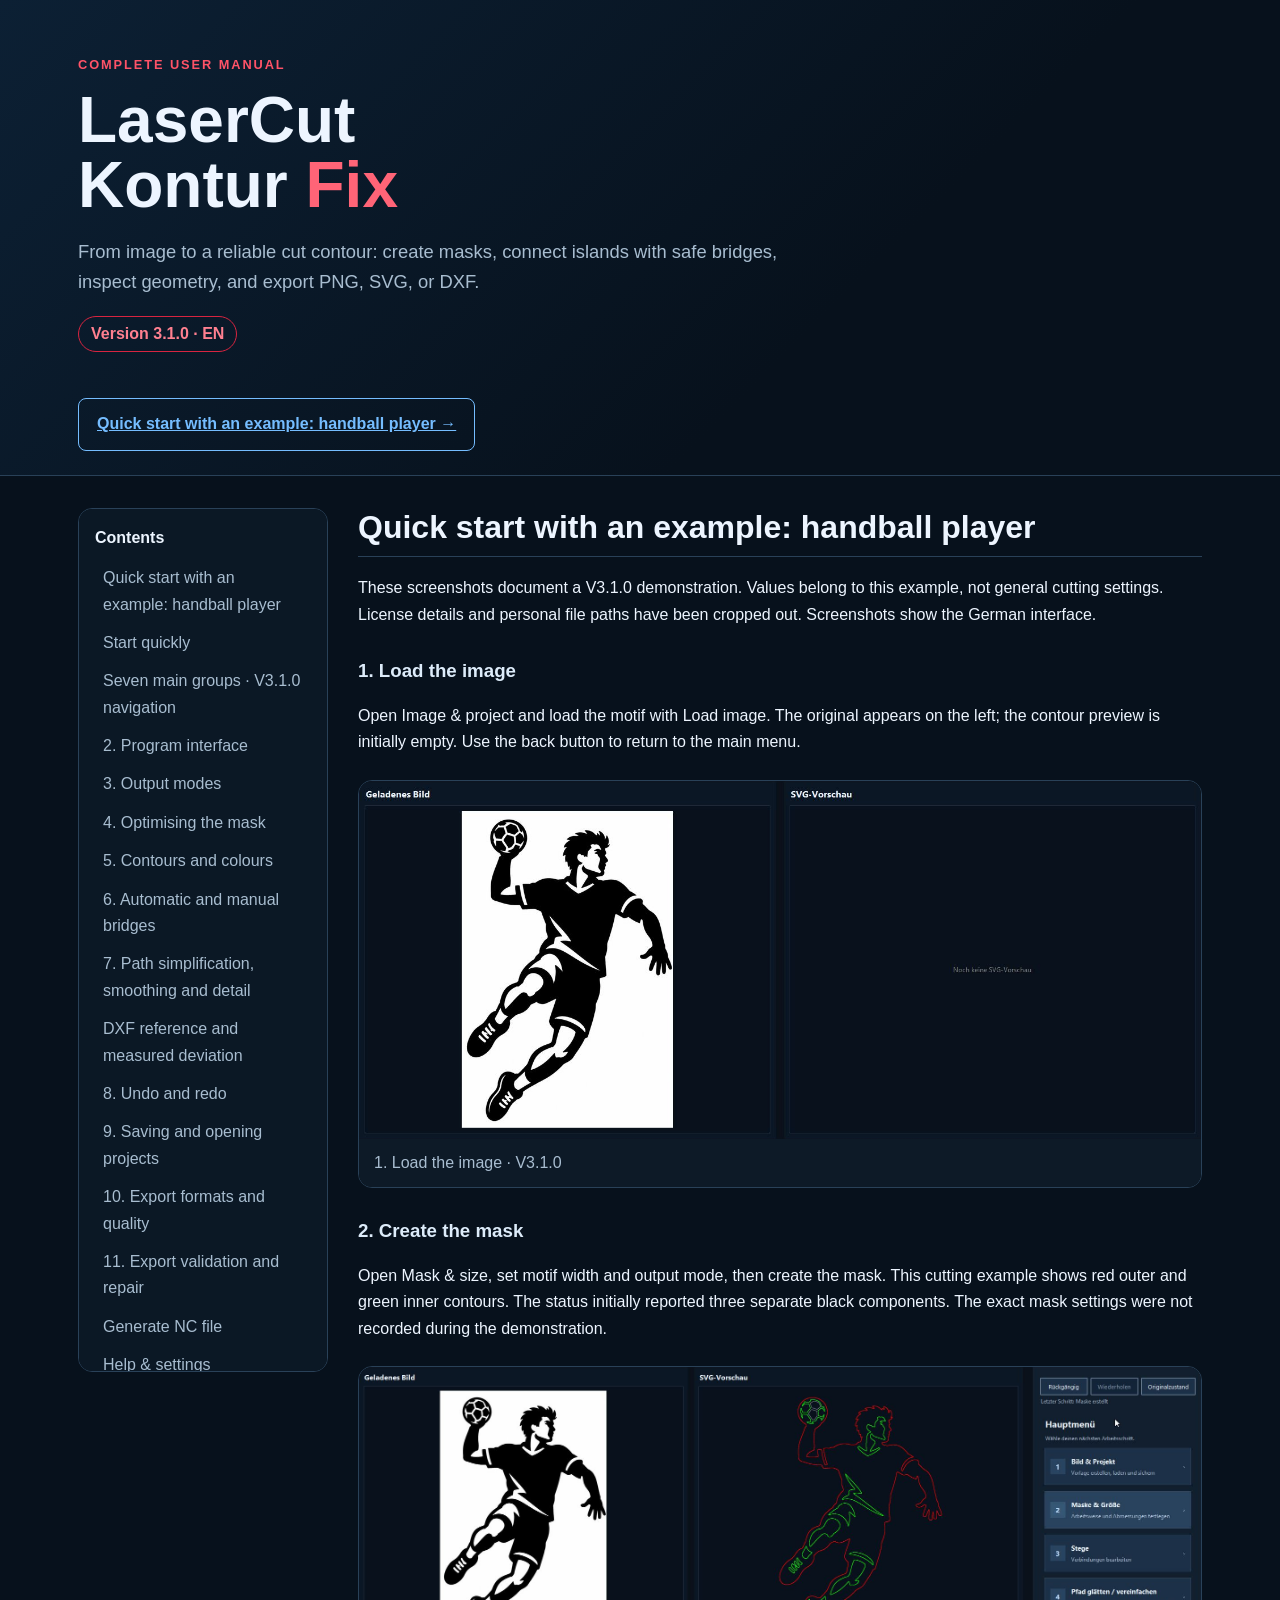
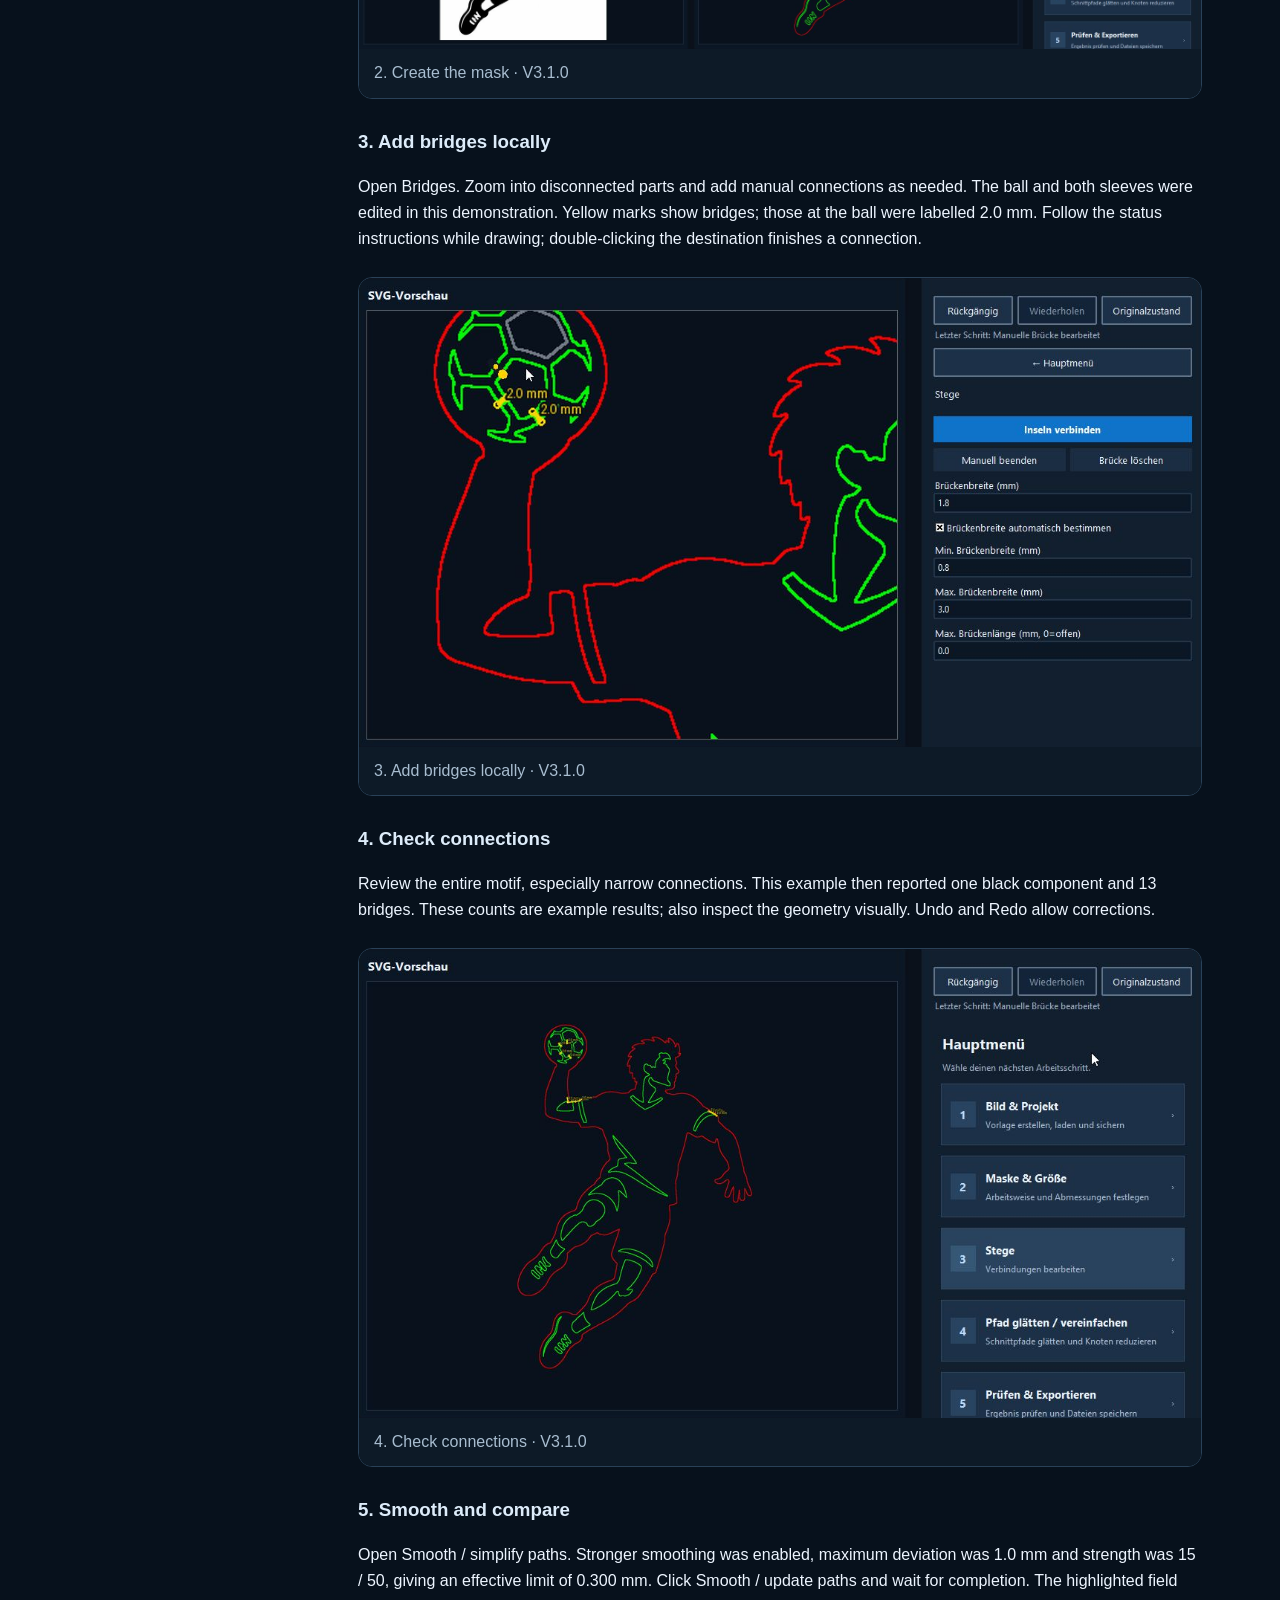
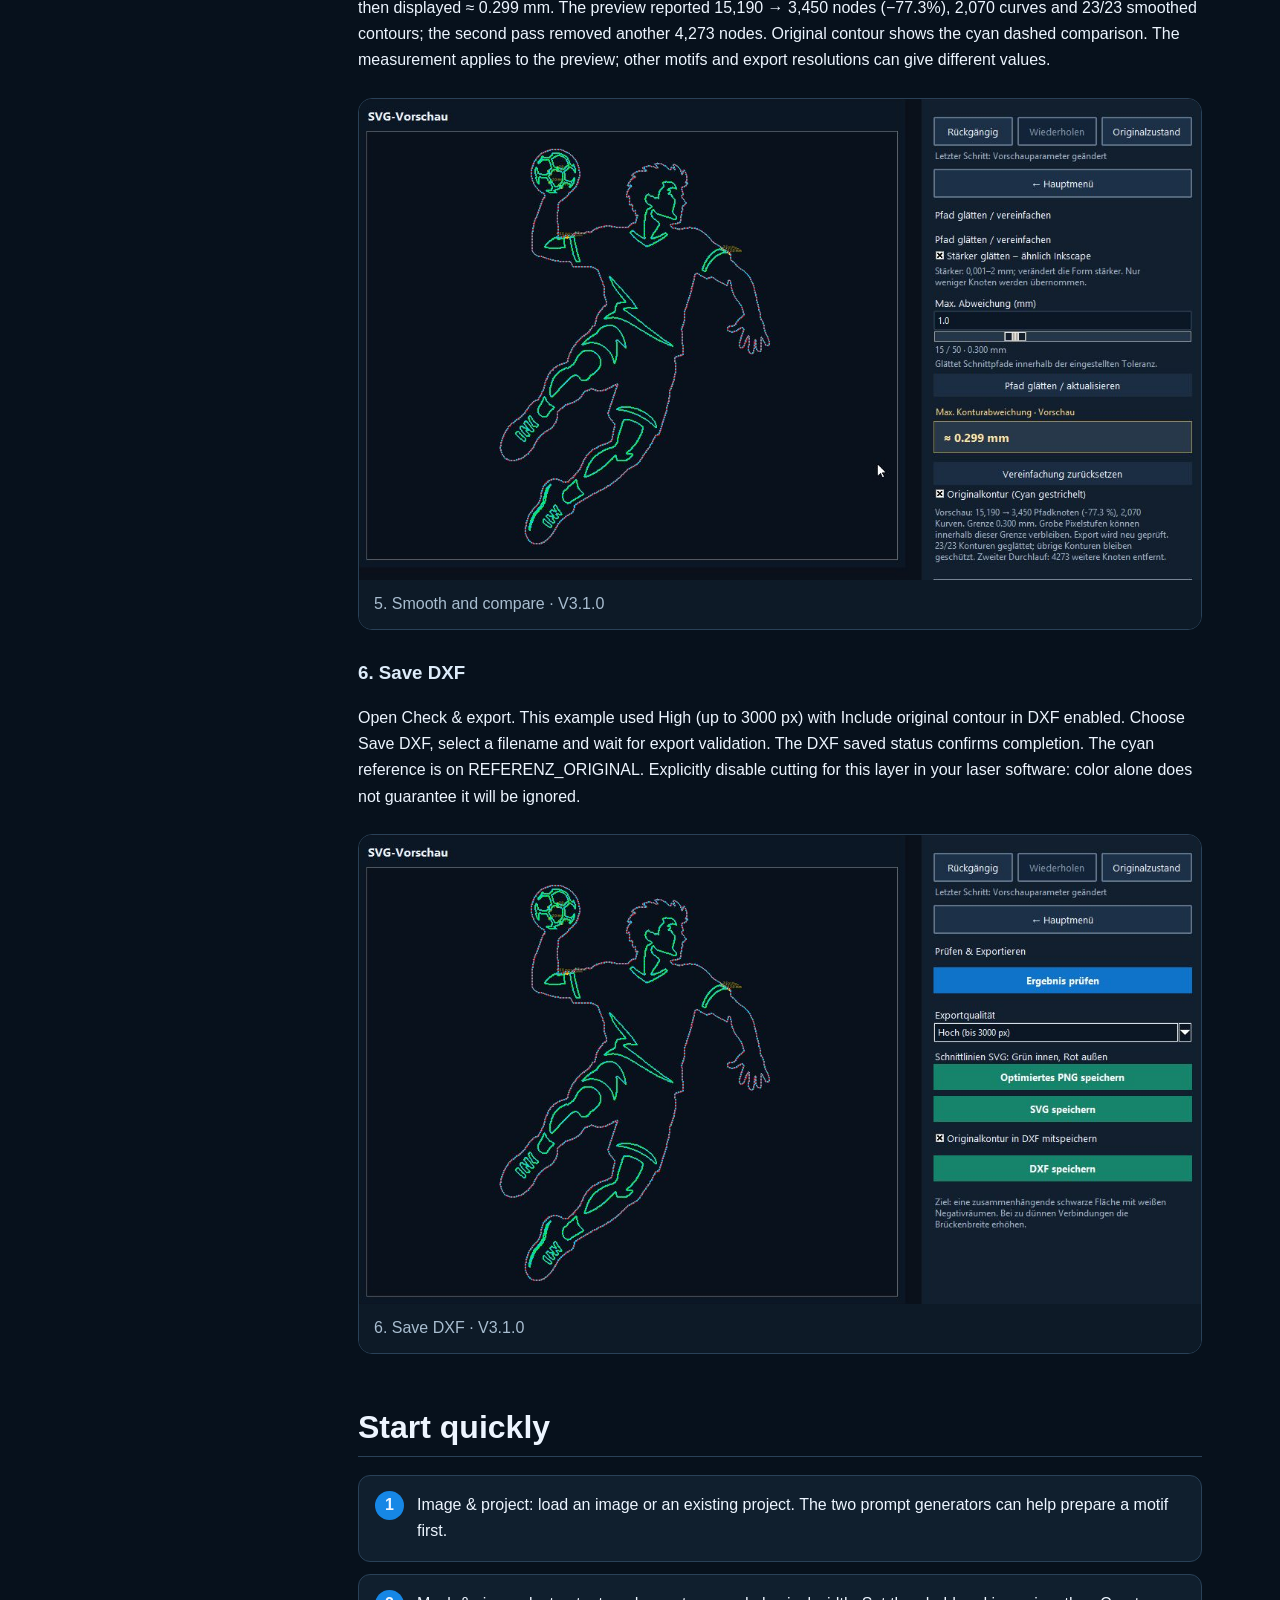
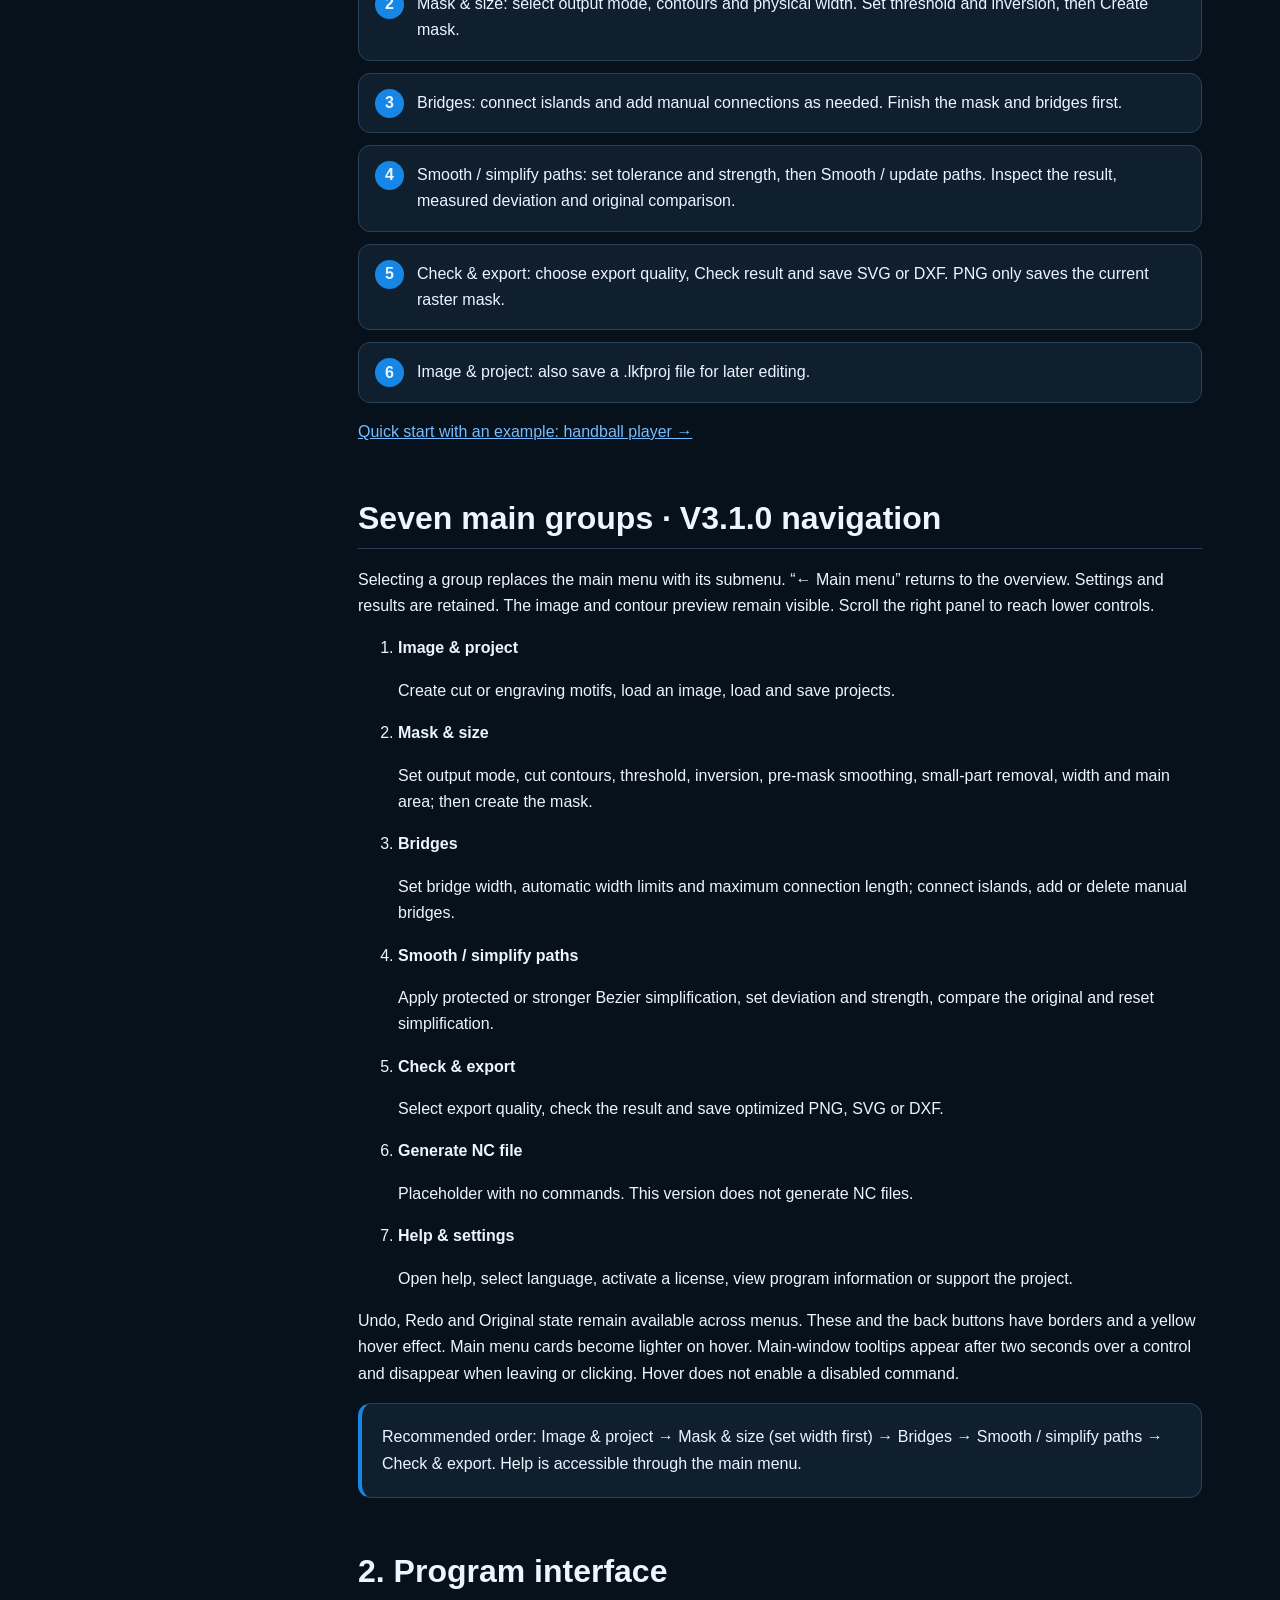
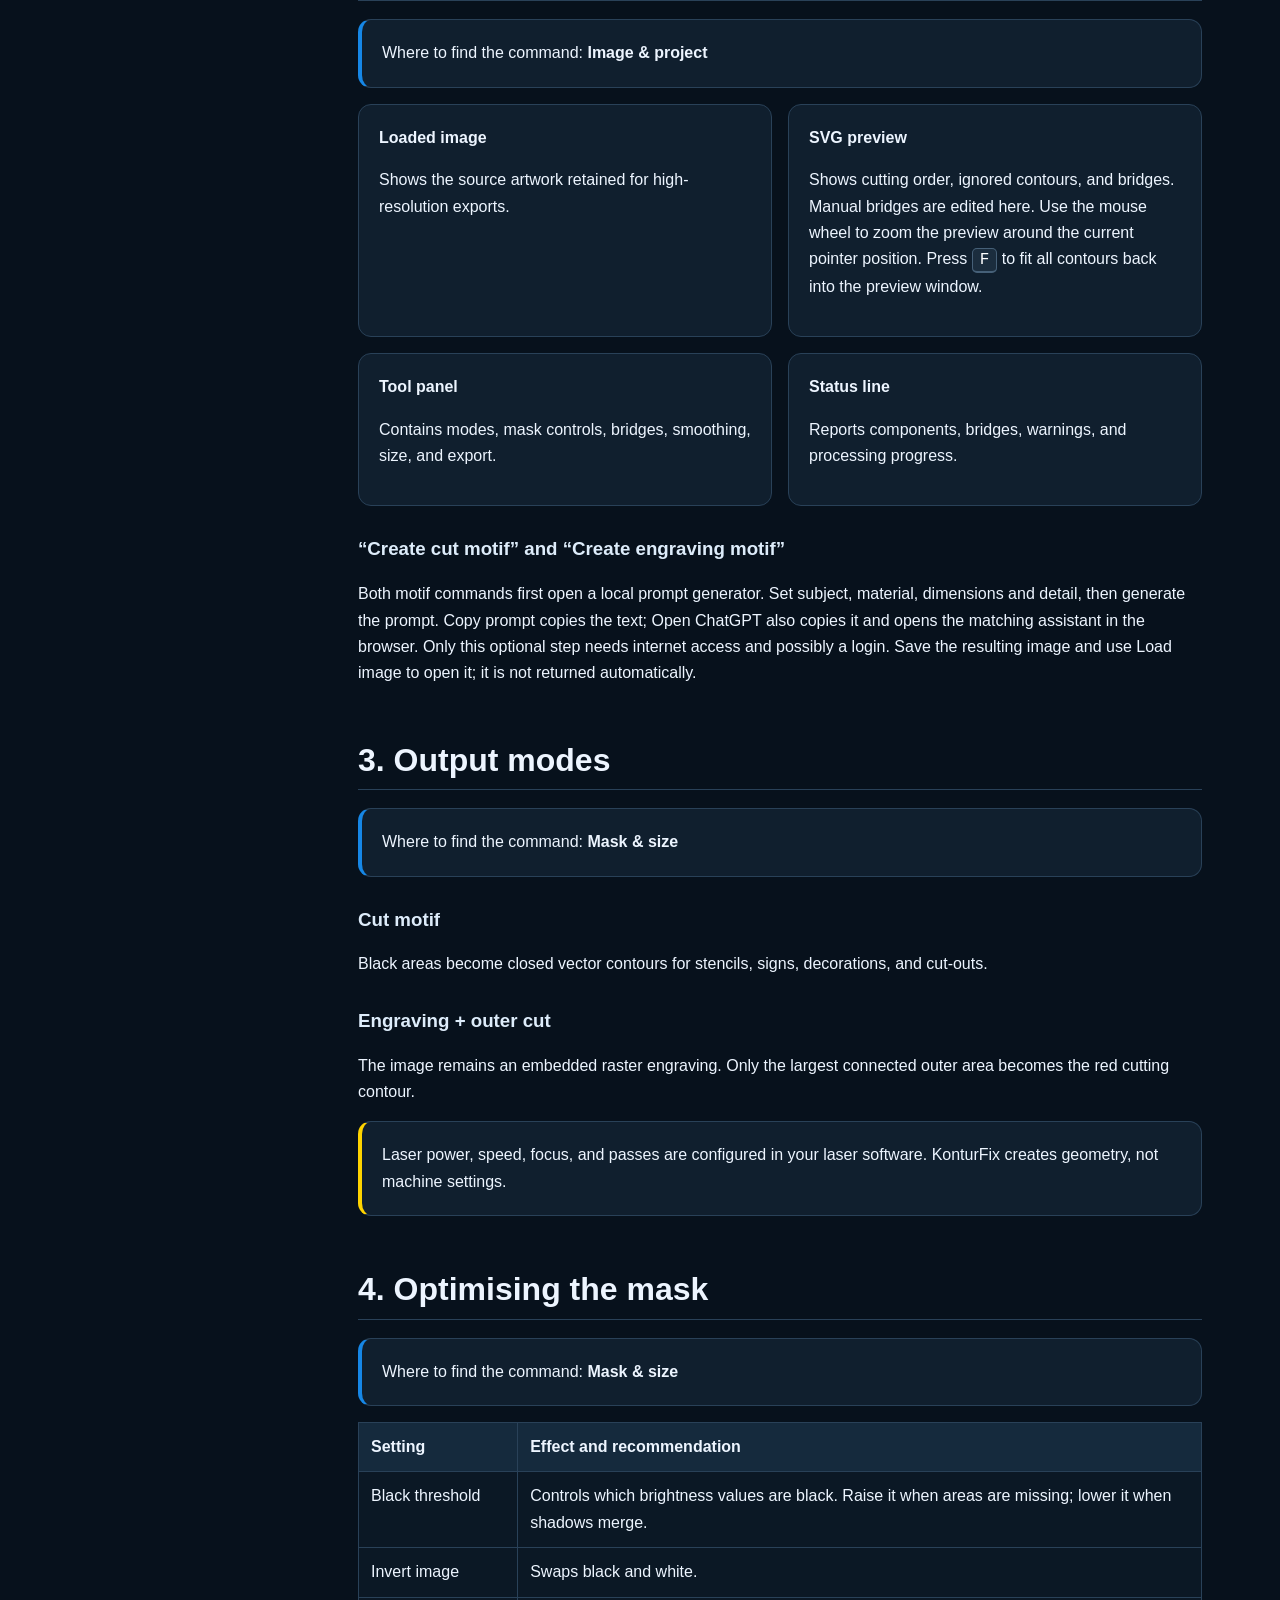
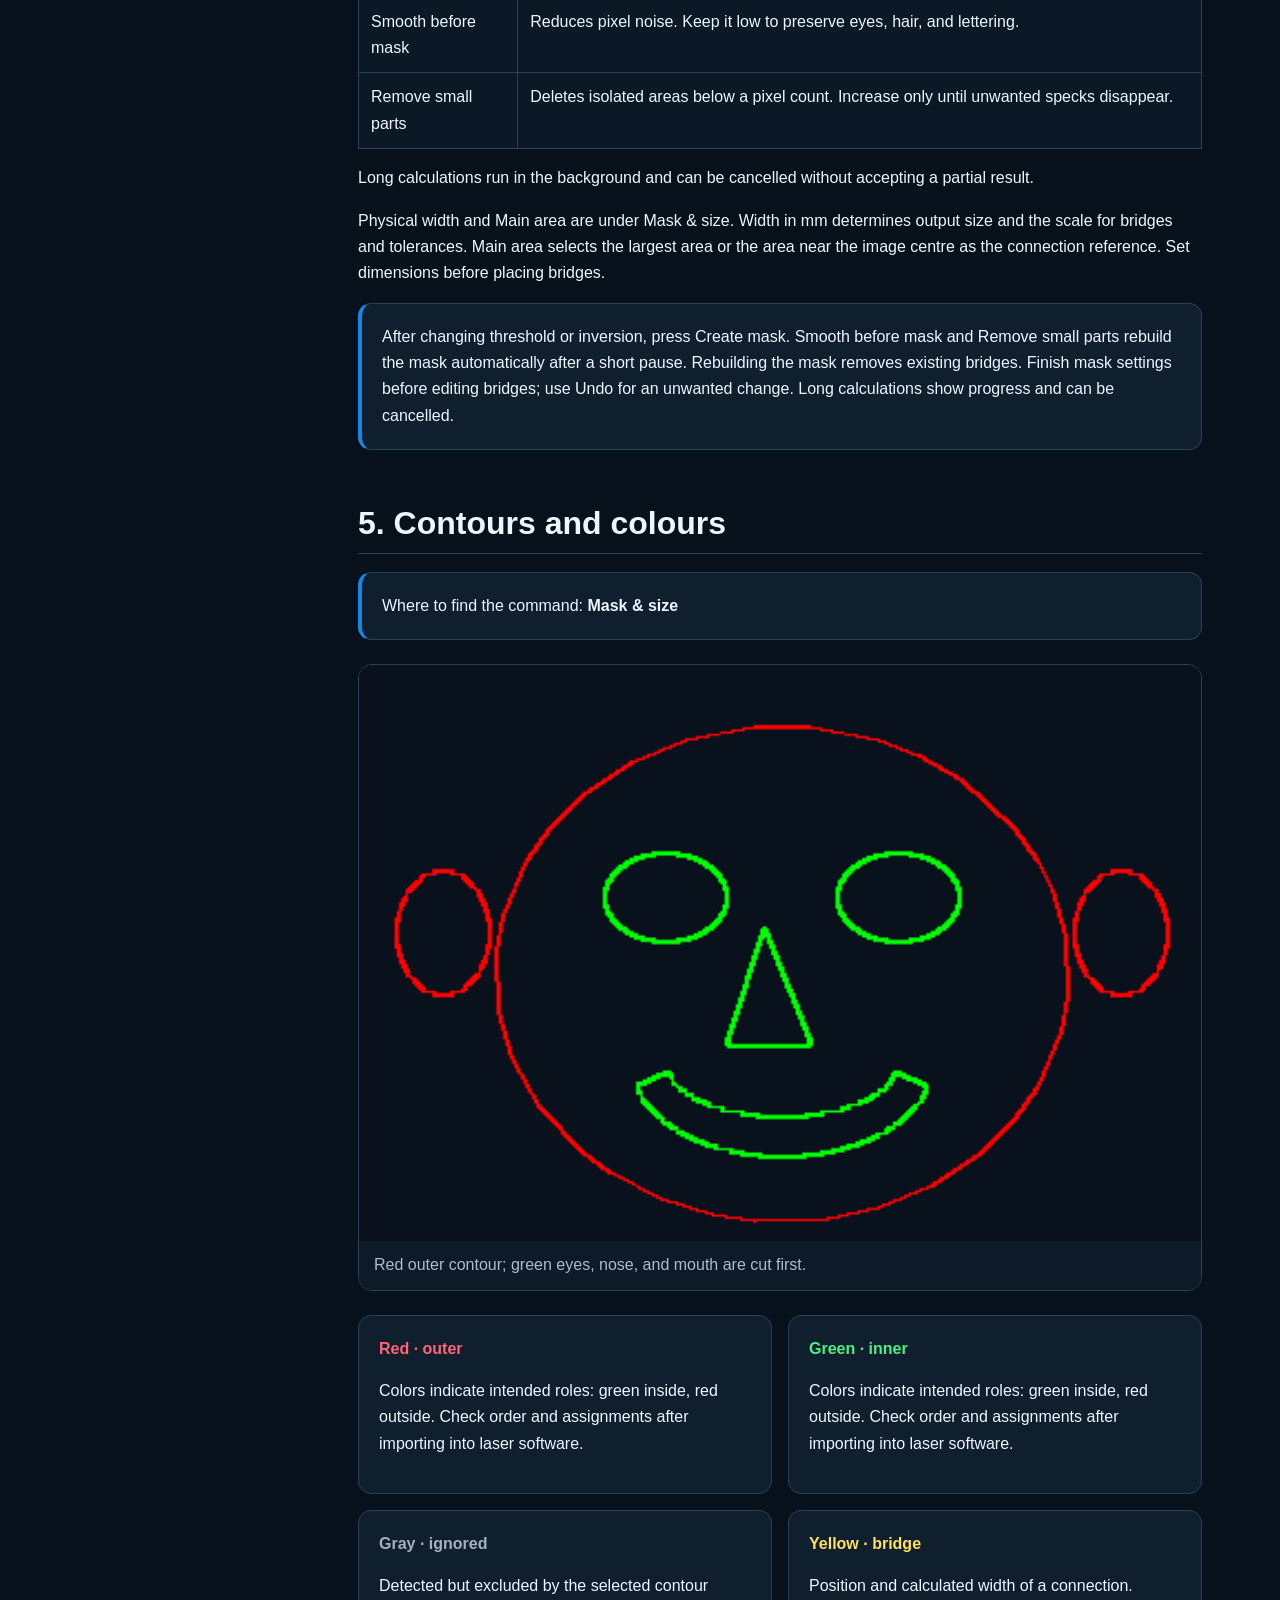
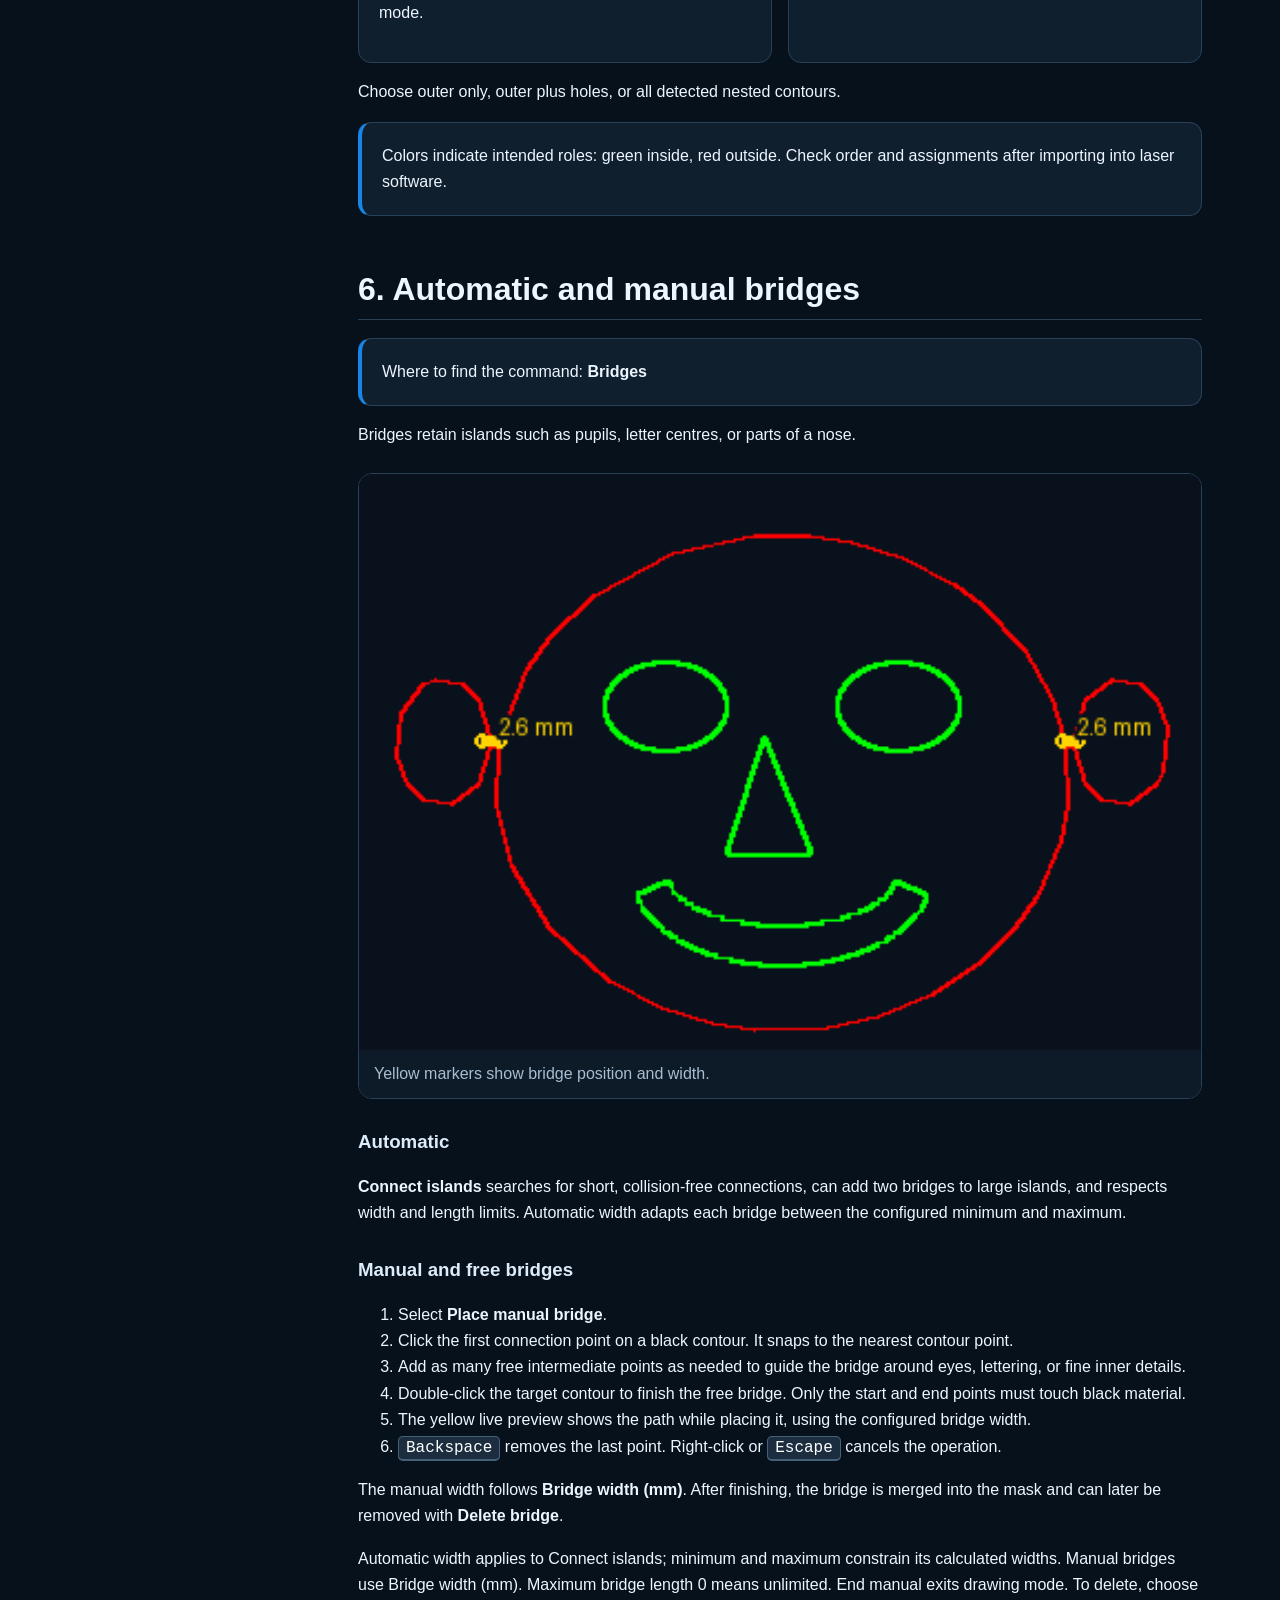
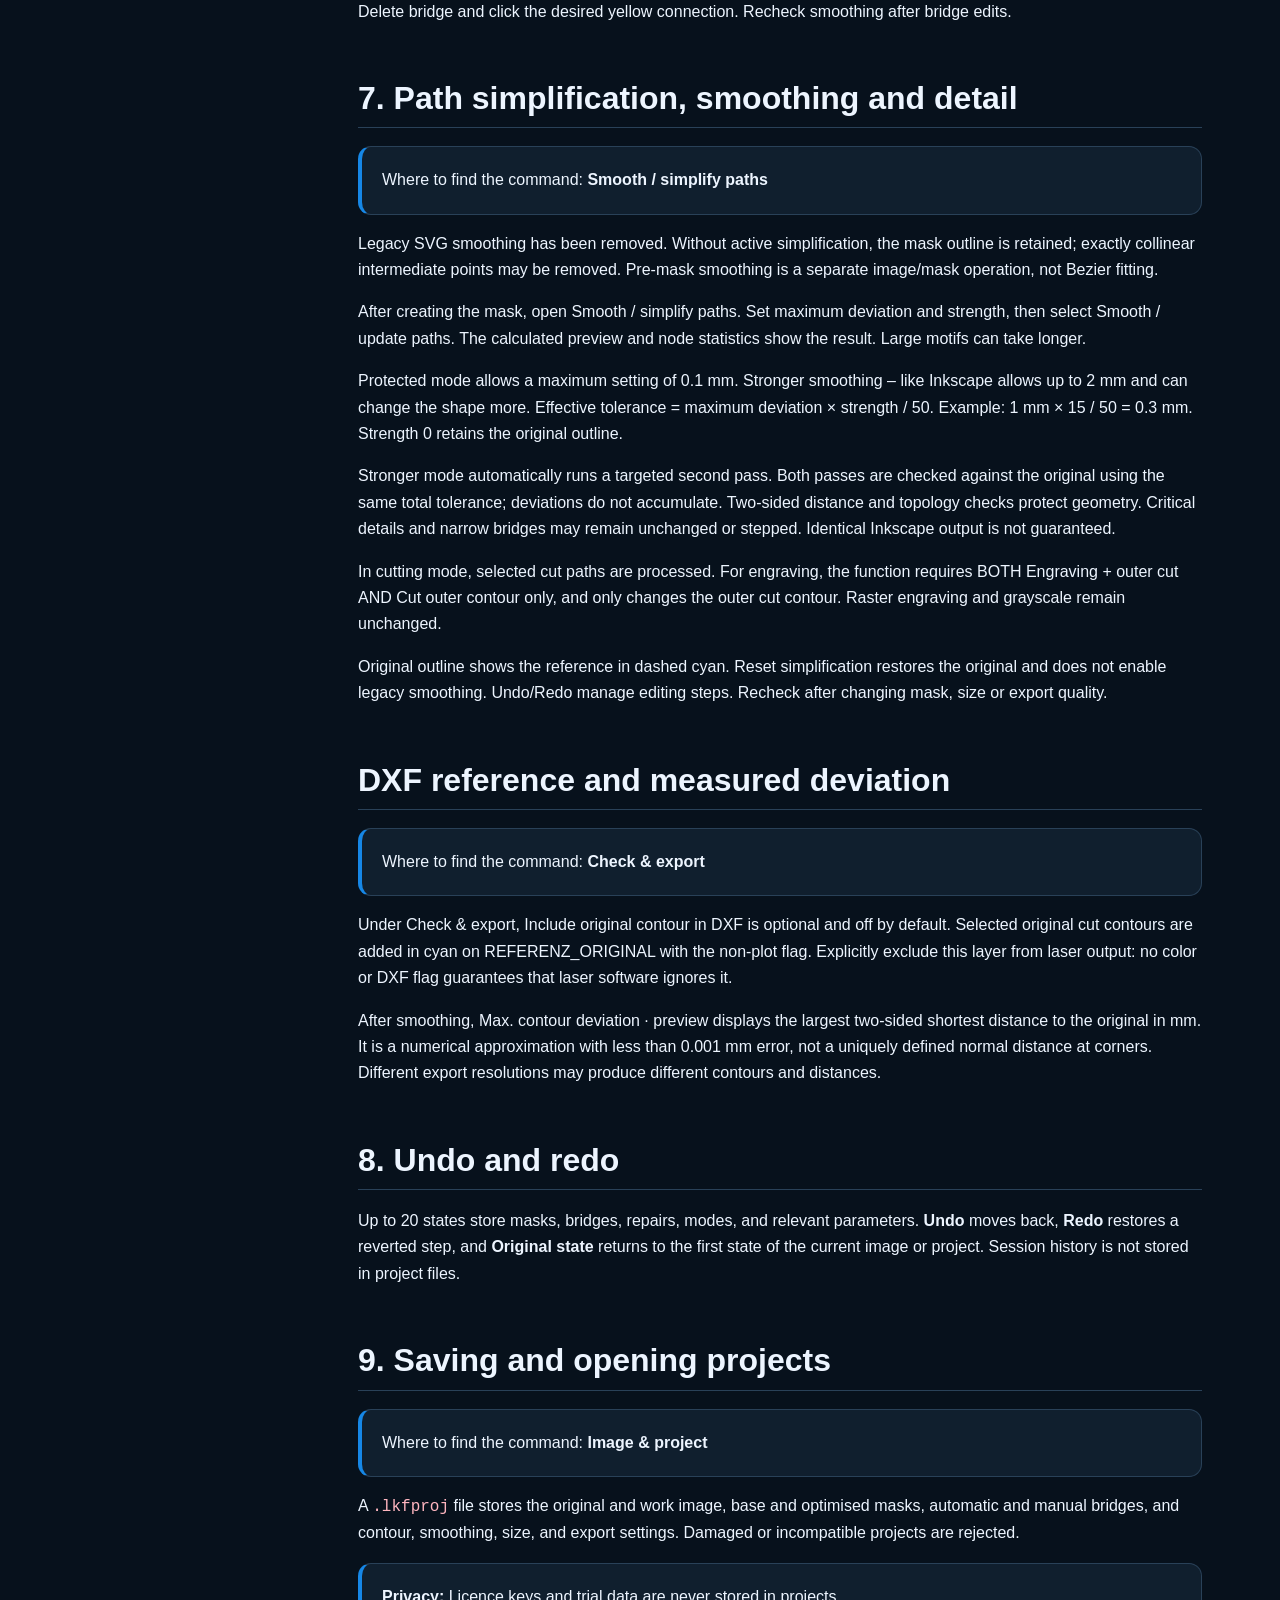
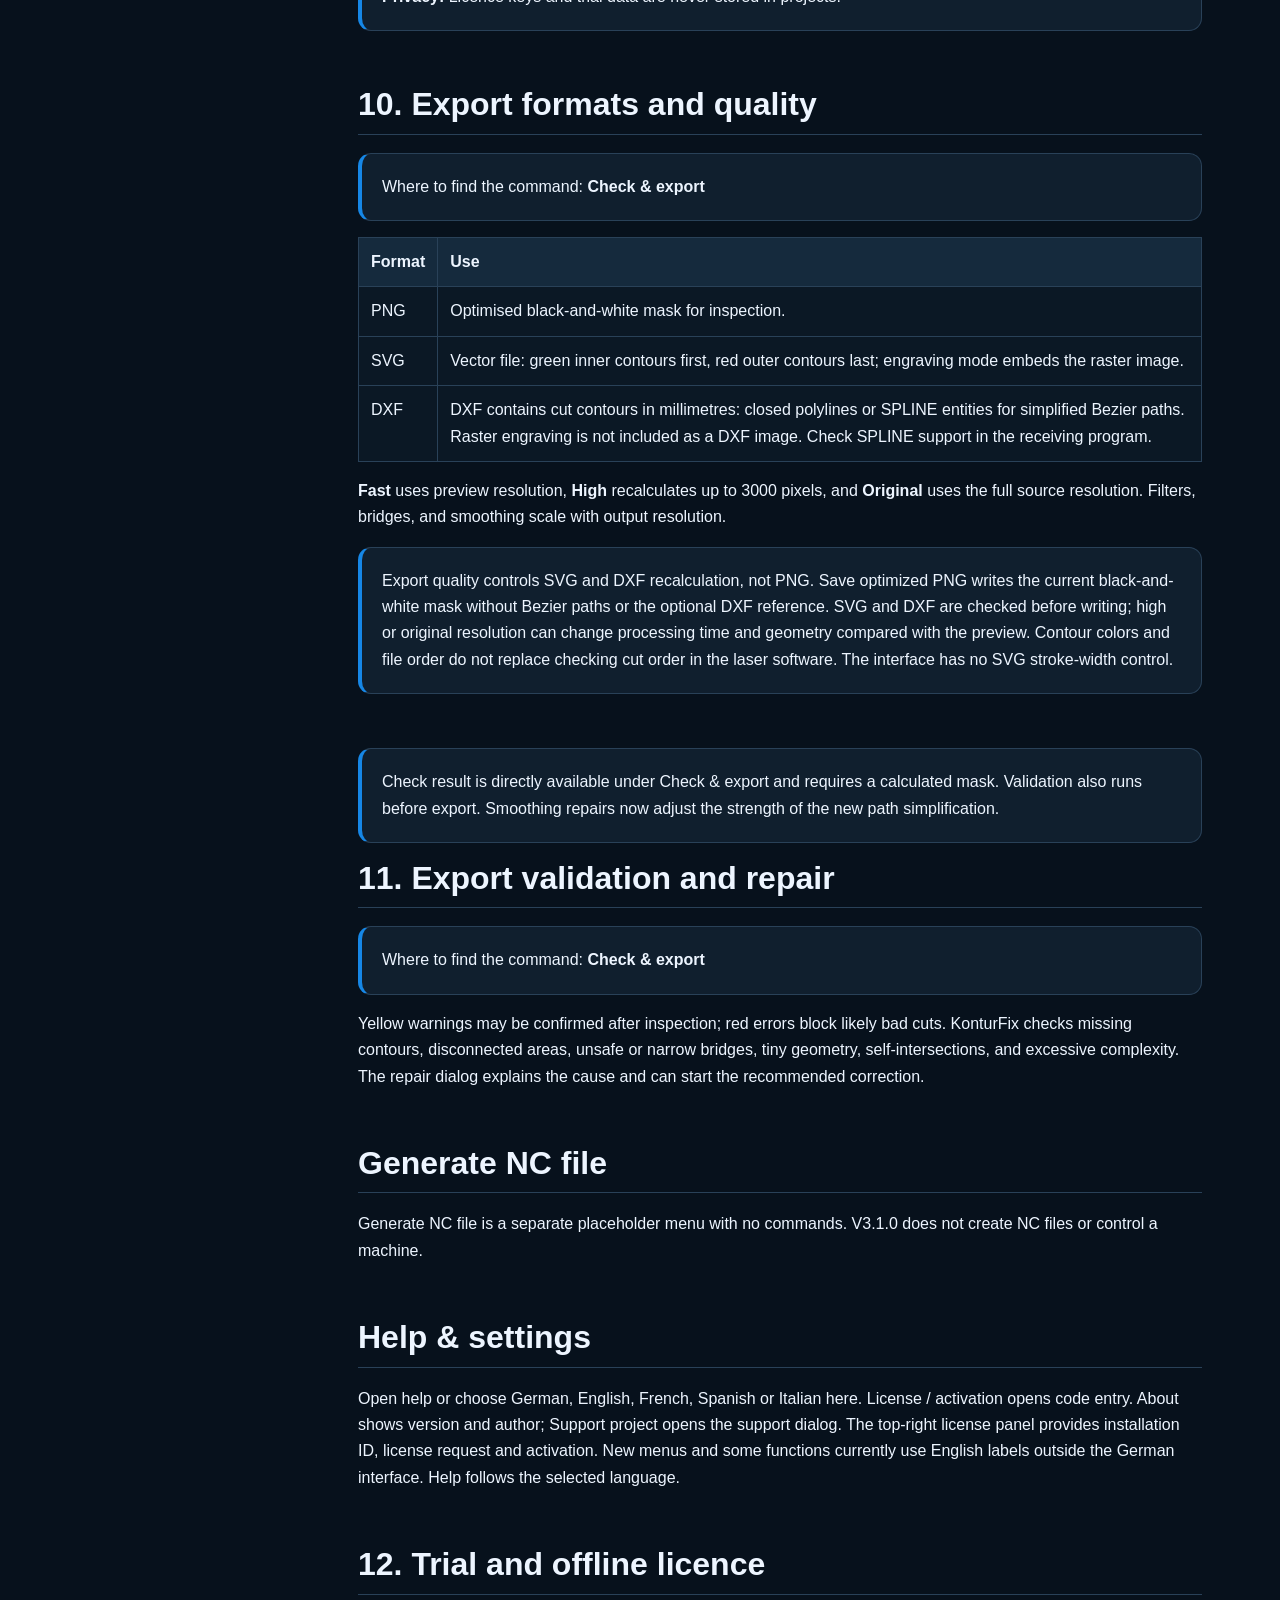
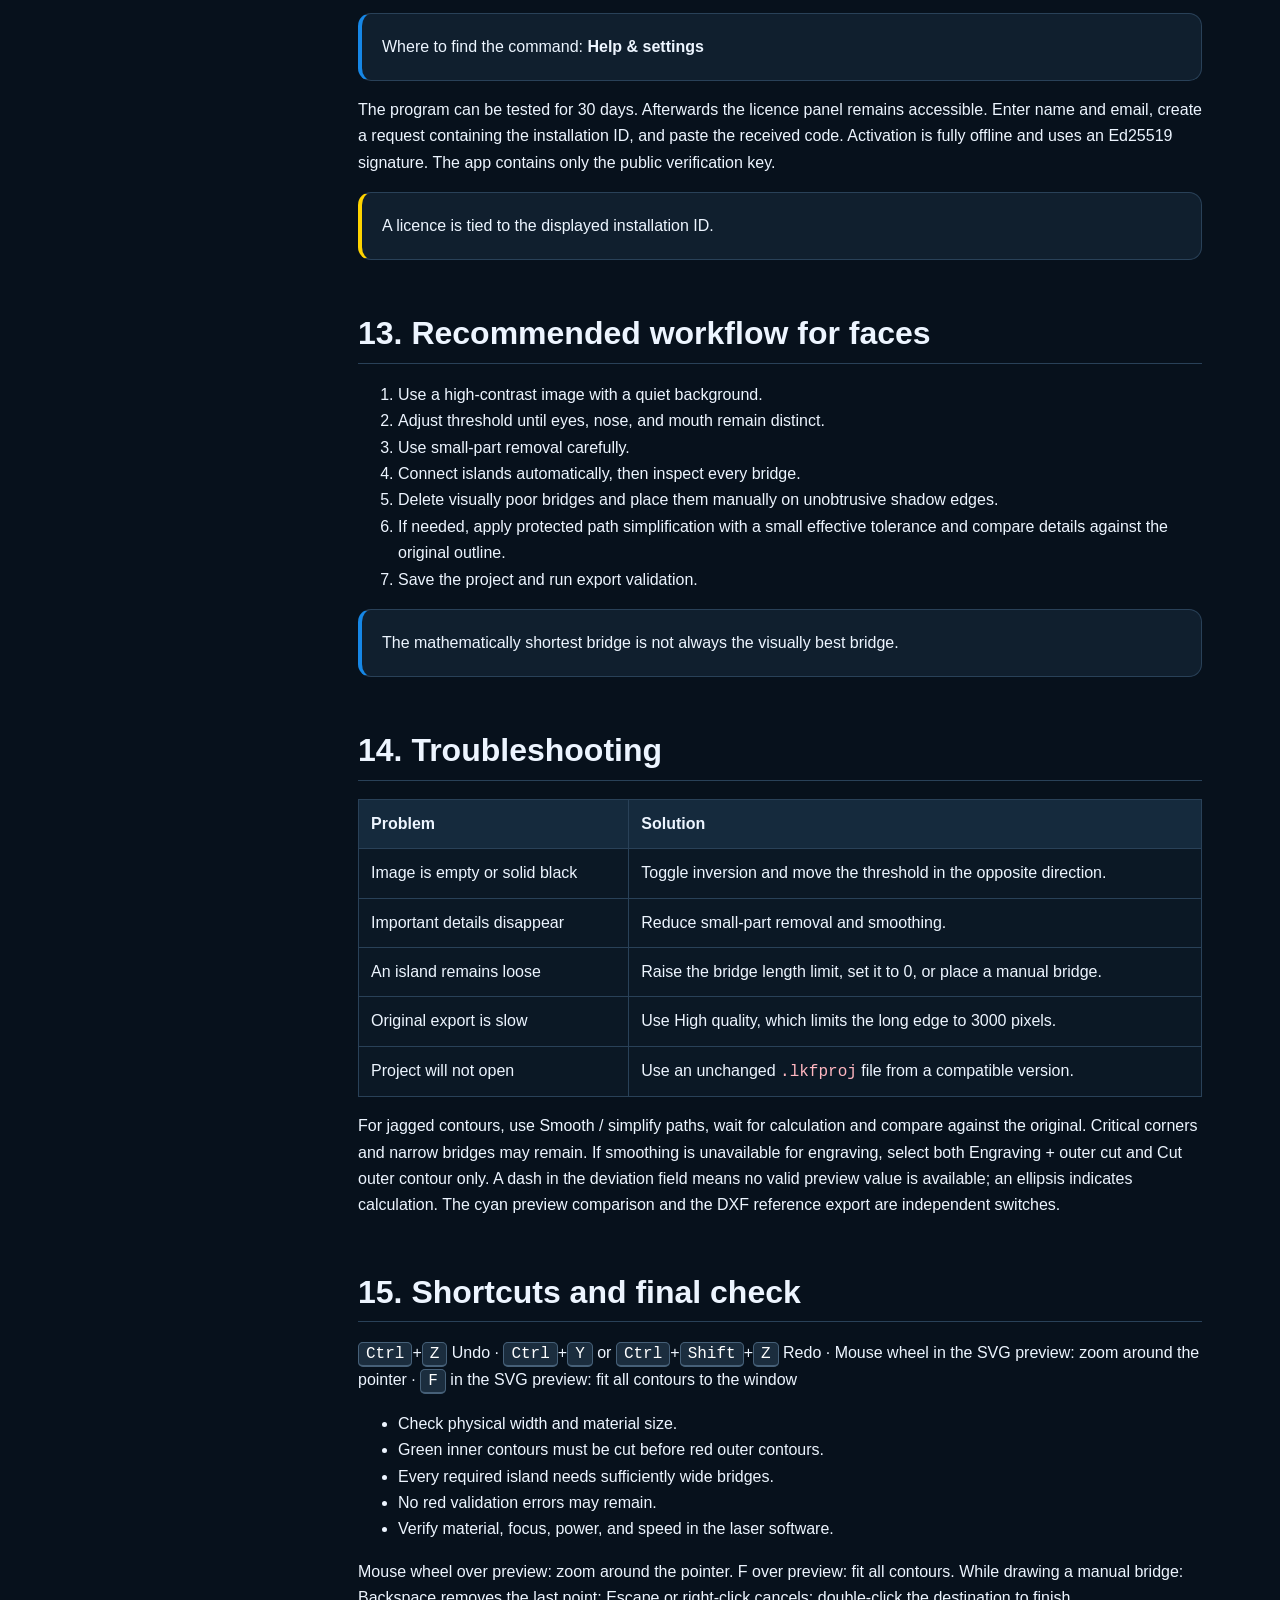
<file: help/en/index.html>
<!doctype html><html lang="en"><head><meta charset="utf-8"><meta name="viewport" content="width=device-width,initial-scale=1"><title>LaserCut KonturFix 3.1.0 – Complete user manual</title><link rel="stylesheet" href="../help.css"><style>nav{max-height:calc(100vh - 36px);overflow-y:auto}.start-link{display:inline-block;padding:12px 18px;border:1px solid #75bdff;border-radius:8px;font-weight:700} @media(max-width:850px){nav{max-height:none}} @media print{.start-link{display:none}}</style></head><body><header class="top"><div class="hero"><div class="eyebrow">Complete user manual</div><h1>LaserCut<br>Kontur <span class="red">Fix</span></h1><p class="sub">From image to a reliable cut contour: create masks, connect islands with safe bridges, inspect geometry, and export PNG, SVG, or DXF.</p><span class="version">Version 3.1.0 · EN</span></div><p class="hero" style="padding-top:0;padding-bottom:24px"><a class="start-link" href="#worked-example">Quick start with an example: handball player →</a></p></header><div class="layout"><nav aria-label="Contents"><strong>Contents</strong><a href="#worked-example">Quick start with an example: handball player</a><a href="#quickstart">Start quickly</a><a href="#navigation-v310">Seven main groups · V3.1.0 navigation</a><a href="#interface">2. Program interface</a><a href="#modes">3. Output modes</a><a href="#mask">4. Optimising the mask</a><a href="#contours">5. Contours and colours</a><a href="#bridges">6. Automatic and manual bridges</a><a href="#smoothing">7. Path simplification, smoothing and detail</a><a href="#reference-distance">DXF reference and measured deviation</a><a href="#history">8. Undo and redo</a><a href="#projects">9. Saving and opening projects</a><a href="#export">10. Export formats and quality</a><a href="#validation">11. Export validation and repair</a><a href="#nc-placeholder">Generate NC file</a><a href="#help-settings">Help & settings</a><a href="#licence">12. Trial and offline licence</a><a href="#faces">13. Recommended workflow for faces</a><a href="#troubleshooting">14. Troubleshooting</a><a href="#shortcuts">15. Shortcuts and final check</a></nav><main>
<section id="worked-example"><h2>Quick start with an example: handball player</h2><p>These screenshots document a V3.1.0 demonstration. Values belong to this example, not general cutting settings. License details and personal file paths have been cropped out. Screenshots show the German interface.</p><h3>1. Load the image</h3><p>Open Image & project and load the motif with Load image. The original appears on the left; the contour preview is initially empty. Use the back button to return to the main menu.</p><figure><a href="../screenshots/load.png"><img loading="lazy" src="../screenshots/load.png" alt="Load the image"></a><figcaption>1. Load the image · V3.1.0</figcaption></figure><h3>2. Create the mask</h3><p>Open Mask & size, set motif width and output mode, then create the mask. This cutting example shows red outer and green inner contours. The status initially reported three separate black components. The exact mask settings were not recorded during the demonstration.</p><figure><a href="../screenshots/mask.png"><img loading="lazy" src="../screenshots/mask.png" alt="Create the mask"></a><figcaption>2. Create the mask · V3.1.0</figcaption></figure><h3>3. Add bridges locally</h3><p>Open Bridges. Zoom into disconnected parts and add manual connections as needed. The ball and both sleeves were edited in this demonstration. Yellow marks show bridges; those at the ball were labelled 2.0 mm. Follow the status instructions while drawing; double-clicking the destination finishes a connection.</p><figure><a href="../screenshots/bridges.png"><img loading="lazy" src="../screenshots/bridges.png" alt="Add bridges locally"></a><figcaption>3. Add bridges locally · V3.1.0</figcaption></figure><h3>4. Check connections</h3><p>Review the entire motif, especially narrow connections. This example then reported one black component and 13 bridges. These counts are example results; also inspect the geometry visually. Undo and Redo allow corrections.</p><figure><a href="../screenshots/connected.png"><img loading="lazy" src="../screenshots/connected.png" alt="Check connections"></a><figcaption>4. Check connections · V3.1.0</figcaption></figure><h3>5. Smooth and compare</h3><p>Open Smooth / simplify paths. Stronger smoothing was enabled, maximum deviation was 1.0 mm and strength was 15 / 50, giving an effective limit of 0.300 mm. Click Smooth / update paths and wait for completion. The highlighted field then displayed ≈ 0.299 mm. The preview reported 15,190 → 3,450 nodes (−77.3%), 2,070 curves and 23/23 smoothed contours; the second pass removed another 4,273 nodes. Original contour shows the cyan dashed comparison. The measurement applies to the preview; other motifs and export resolutions can give different values.</p><figure><a href="../screenshots/smooth.png"><img loading="lazy" src="../screenshots/smooth.png" alt="Smooth and compare"></a><figcaption>5. Smooth and compare · V3.1.0</figcaption></figure><h3>6. Save DXF</h3><p>Open Check & export. This example used High (up to 3000 px) with Include original contour in DXF enabled. Choose Save DXF, select a filename and wait for export validation. The DXF saved status confirms completion. The cyan reference is on REFERENZ_ORIGINAL. Explicitly disable cutting for this layer in your laser software: color alone does not guarantee it will be ignored.</p><figure><a href="../screenshots/export.png"><img loading="lazy" src="../screenshots/export.png" alt="Save DXF"></a><figcaption>6. Save DXF · V3.1.0</figcaption></figure></section>
<section id="quickstart"><h2>Start quickly</h2><div class="steps"><div class="step">Image & project: load an image or an existing project. The two prompt generators can help prepare a motif first.</div><div class="step">Mask & size: select output mode, contours and physical width. Set threshold and inversion, then Create mask.</div><div class="step">Bridges: connect islands and add manual connections as needed. Finish the mask and bridges first.</div><div class="step">Smooth / simplify paths: set tolerance and strength, then Smooth / update paths. Inspect the result, measured deviation and original comparison.</div><div class="step">Check & export: choose export quality, Check result and save SVG or DXF. PNG only saves the current raster mask.</div><div class="step">Image & project: also save a .lkfproj file for later editing.</div></div><p><a href="#worked-example">Quick start with an example: handball player →</a></p></section>
<section id="navigation-v310"><h2>Seven main groups · V3.1.0 navigation</h2><p>Selecting a group replaces the main menu with its submenu. “← Main menu” returns to the overview. Settings and results are retained. The image and contour preview remain visible. Scroll the right panel to reach lower controls.</p><ol><li><strong>Image & project</strong><p>Create cut or engraving motifs, load an image, load and save projects.</p></li><li><strong>Mask & size</strong><p>Set output mode, cut contours, threshold, inversion, pre-mask smoothing, small-part removal, width and main area; then create the mask.</p></li><li><strong>Bridges</strong><p>Set bridge width, automatic width limits and maximum connection length; connect islands, add or delete manual bridges.</p></li><li><strong>Smooth / simplify paths</strong><p>Apply protected or stronger Bezier simplification, set deviation and strength, compare the original and reset simplification.</p></li><li><strong>Check & export</strong><p>Select export quality, check the result and save optimized PNG, SVG or DXF.</p></li><li><strong>Generate NC file</strong><p>Placeholder with no commands. This version does not generate NC files.</p></li><li><strong>Help & settings</strong><p>Open help, select language, activate a license, view program information or support the project.</p></li></ol><p>Undo, Redo and Original state remain available across menus. These and the back buttons have borders and a yellow hover effect. Main menu cards become lighter on hover. Main-window tooltips appear after two seconds over a control and disappear when leaving or clicking. Hover does not enable a disabled command.</p><div class="note">Recommended order: Image & project → Mask & size (set width first) → Bridges → Smooth / simplify paths → Check & export. Help is accessible through the main menu.</div></section>
<section id="interface"><h2>2. Program interface</h2><p class="note">Where to find the command: <strong>Image &amp; project</strong></p><div class="grid"><div class="card"><b>Loaded image</b><p>Shows the source artwork retained for high-resolution exports.</p></div><div class="card"><b>SVG preview</b><p>Shows cutting order, ignored contours, and bridges. Manual bridges are edited here. Use the mouse wheel to zoom the preview around the current pointer position. Press <kbd>F</kbd> to fit all contours back into the preview window.</p></div><div class="card"><b>Tool panel</b><p>Contains modes, mask controls, bridges, smoothing, size, and export.</p></div><div class="card"><b>Status line</b><p>Reports components, bridges, warnings, and processing progress.</p></div></div><h3>“Create cut motif” and “Create engraving motif”</h3><p>Both motif commands first open a local prompt generator. Set subject, material, dimensions and detail, then generate the prompt. Copy prompt copies the text; Open ChatGPT also copies it and opens the matching assistant in the browser. Only this optional step needs internet access and possibly a login. Save the resulting image and use Load image to open it; it is not returned automatically.</p></section>
<section id="modes"><h2>3. Output modes</h2><p class="note">Where to find the command: <strong>Mask &amp; size</strong></p><h3>Cut motif</h3><p>Black areas become closed vector contours for stencils, signs, decorations, and cut-outs.</p><h3>Engraving + outer cut</h3><p>The image remains an embedded raster engraving. Only the largest connected outer area becomes the red cutting contour.</p><div class="warning">Laser power, speed, focus, and passes are configured in your laser software. KonturFix creates geometry, not machine settings.</div></section>
<section id="mask"><h2>4. Optimising the mask</h2><p class="note">Where to find the command: <strong>Mask &amp; size</strong></p><table><tr><th>Setting</th><th>Effect and recommendation</th></tr><tr><td>Black threshold</td><td>Controls which brightness values are black. Raise it when areas are missing; lower it when shadows merge.</td></tr><tr><td>Invert image</td><td>Swaps black and white.</td></tr><tr><td>Smooth before mask</td><td>Reduces pixel noise. Keep it low to preserve eyes, hair, and lettering.</td></tr><tr><td>Remove small parts</td><td>Deletes isolated areas below a pixel count. Increase only until unwanted specks disappear.</td></tr></table><p>Long calculations run in the background and can be cancelled without accepting a partial result.</p><p>Physical width and Main area are under Mask & size. Width in mm determines output size and the scale for bridges and tolerances. Main area selects the largest area or the area near the image centre as the connection reference. Set dimensions before placing bridges.</p><div class="note">After changing threshold or inversion, press Create mask. Smooth before mask and Remove small parts rebuild the mask automatically after a short pause. Rebuilding the mask removes existing bridges. Finish mask settings before editing bridges; use Undo for an unwanted change. Long calculations show progress and can be cancelled.</div></section>
<section id="contours"><h2>5. Contours and colours</h2><p class="note">Where to find the command: <strong>Mask &amp; size</strong></p><figure><img src="images/konturfarben.png" alt="Red outer and green inner contours"><figcaption>Red outer contour; green eyes, nose, and mouth are cut first.</figcaption></figure><div class="grid"><div class="card"><b class="red">Red · outer</b><p>Colors indicate intended roles: green inside, red outside. Check order and assignments after importing into laser software.</p></div><div class="card"><b class="green">Green · inner</b><p>Colors indicate intended roles: green inside, red outside. Check order and assignments after importing into laser software.</p></div><div class="card"><b class="gray">Gray · ignored</b><p>Detected but excluded by the selected contour mode.</p></div><div class="card"><b class="yellow">Yellow · bridge</b><p>Position and calculated width of a connection.</p></div></div><p>Choose outer only, outer plus holes, or all detected nested contours.</p><div class="note">Colors indicate intended roles: green inside, red outside. Check order and assignments after importing into laser software.</div></section>
<section id="bridges"><h2>6. Automatic and manual bridges</h2><p class="note">Where to find the command: <strong>Bridges</strong></p><p>Bridges retain islands such as pupils, letter centres, or parts of a nose.</p><figure><img src="images/bruecken_vorschau.png" alt="Preview with yellow bridges"><figcaption>Yellow markers show bridge position and width.</figcaption></figure><h3>Automatic</h3><p><b>Connect islands</b> searches for short, collision-free connections, can add two bridges to large islands, and respects width and length limits. Automatic width adapts each bridge between the configured minimum and maximum.</p><h3>Manual and free bridges</h3><ol><li>Select <b>Place manual bridge</b>.</li><li>Click the first connection point on a black contour. It snaps to the nearest contour point.</li><li>Add as many free intermediate points as needed to guide the bridge around eyes, lettering, or fine inner details.</li><li>Double-click the target contour to finish the free bridge. Only the start and end points must touch black material.</li><li>The yellow live preview shows the path while placing it, using the configured bridge width.</li><li><kbd>Backspace</kbd> removes the last point. Right-click or <kbd>Escape</kbd> cancels the operation.</li></ol><p>The manual width follows <b>Bridge width (mm)</b>. After finishing, the bridge is merged into the mask and can later be removed with <b>Delete bridge</b>.</p><p>Automatic width applies to Connect islands; minimum and maximum constrain its calculated widths. Manual bridges use Bridge width (mm). Maximum bridge length 0 means unlimited. End manual exits drawing mode. To delete, choose Delete bridge and click the desired yellow connection. Recheck smoothing after bridge edits.</p></section>
<section id="smoothing"><h2>7. Path simplification, smoothing and detail</h2><p class="note">Where to find the command: <strong>Smooth / simplify paths</strong></p><p>Legacy SVG smoothing has been removed. Without active simplification, the mask outline is retained; exactly collinear intermediate points may be removed. Pre-mask smoothing is a separate image/mask operation, not Bezier fitting.</p><p>After creating the mask, open Smooth / simplify paths. Set maximum deviation and strength, then select Smooth / update paths. The calculated preview and node statistics show the result. Large motifs can take longer.</p><p>Protected mode allows a maximum setting of 0.1 mm. Stronger smoothing – like Inkscape allows up to 2 mm and can change the shape more. Effective tolerance = maximum deviation × strength / 50. Example: 1 mm × 15 / 50 = 0.3 mm. Strength 0 retains the original outline.</p><p>Stronger mode automatically runs a targeted second pass. Both passes are checked against the original using the same total tolerance; deviations do not accumulate. Two-sided distance and topology checks protect geometry. Critical details and narrow bridges may remain unchanged or stepped. Identical Inkscape output is not guaranteed.</p><p>In cutting mode, selected cut paths are processed. For engraving, the function requires BOTH Engraving + outer cut AND Cut outer contour only, and only changes the outer cut contour. Raster engraving and grayscale remain unchanged.</p><p>Original outline shows the reference in dashed cyan. Reset simplification restores the original and does not enable legacy smoothing. Undo/Redo manage editing steps. Recheck after changing mask, size or export quality.</p></section>
<section id="reference-distance"><h2>DXF reference and measured deviation</h2><p class="note">Where to find the command: <strong>Check &amp; export</strong></p><p>Under Check & export, Include original contour in DXF is optional and off by default. Selected original cut contours are added in cyan on REFERENZ_ORIGINAL with the non-plot flag. Explicitly exclude this layer from laser output: no color or DXF flag guarantees that laser software ignores it.</p><p>After smoothing, Max. contour deviation · preview displays the largest two-sided shortest distance to the original in mm. It is a numerical approximation with less than 0.001 mm error, not a uniquely defined normal distance at corners. Different export resolutions may produce different contours and distances.</p></section>
<section id="history"><h2>8. Undo and redo</h2><p>Up to 20 states store masks, bridges, repairs, modes, and relevant parameters. <b>Undo</b> moves back, <b>Redo</b> restores a reverted step, and <b>Original state</b> returns to the first state of the current image or project. Session history is not stored in project files.</p></section>
<section id="projects"><h2>9. Saving and opening projects</h2><p class="note">Where to find the command: <strong>Image &amp; project</strong></p><p>A <code>.lkfproj</code> file stores the original and work image, base and optimised masks, automatic and manual bridges, and contour, smoothing, size, and export settings. Damaged or incompatible projects are rejected.</p><div class="note"><b>Privacy:</b> Licence keys and trial data are never stored in projects.</div></section>
<section id="export"><h2>10. Export formats and quality</h2><p class="note">Where to find the command: <strong>Check &amp; export</strong></p><table><tr><th>Format</th><th>Use</th></tr><tr><td>PNG</td><td>Optimised black-and-white mask for inspection.</td></tr><tr><td>SVG</td><td>Vector file: green inner contours first, red outer contours last; engraving mode embeds the raster image.</td></tr><tr><td>DXF</td><td>DXF contains cut contours in millimetres: closed polylines or SPLINE entities for simplified Bezier paths. Raster engraving is not included as a DXF image. Check SPLINE support in the receiving program.</td></tr></table><p><b>Fast</b> uses preview resolution, <b>High</b> recalculates up to 3000 pixels, and <b>Original</b> uses the full source resolution. Filters, bridges, and smoothing scale with output resolution.</p><div class="note">Export quality controls SVG and DXF recalculation, not PNG. Save optimized PNG writes the current black-and-white mask without Bezier paths or the optional DXF reference. SVG and DXF are checked before writing; high or original resolution can change processing time and geometry compared with the preview. Contour colors and file order do not replace checking cut order in the laser software. The interface has no SVG stroke-width control.</div></section>
<section id="validation"><div class="note">Check result is directly available under Check & export and requires a calculated mask. Validation also runs before export. Smoothing repairs now adjust the strength of the new path simplification.</div><h2>11. Export validation and repair</h2><p class="note">Where to find the command: <strong>Check &amp; export</strong></p><p>Yellow warnings may be confirmed after inspection; red errors block likely bad cuts. KonturFix checks missing contours, disconnected areas, unsafe or narrow bridges, tiny geometry, self-intersections, and excessive complexity. The repair dialog explains the cause and can start the recommended correction.</p></section>
<section id="nc-placeholder"><h2>Generate NC file</h2><p>Generate NC file is a separate placeholder menu with no commands. V3.1.0 does not create NC files or control a machine.</p></section>
<section id="help-settings"><h2>Help & settings</h2><p>Open help or choose German, English, French, Spanish or Italian here. License / activation opens code entry. About shows version and author; Support project opens the support dialog. The top-right license panel provides installation ID, license request and activation. New menus and some functions currently use English labels outside the German interface. Help follows the selected language.</p></section>
<section id="licence"><h2>12. Trial and offline licence</h2><p class="note">Where to find the command: <strong>Help &amp; settings</strong></p><p>The program can be tested for 30 days. Afterwards the licence panel remains accessible. Enter name and email, create a request containing the installation ID, and paste the received code. Activation is fully offline and uses an Ed25519 signature. The app contains only the public verification key.</p><div class="warning">A licence is tied to the displayed installation ID.</div></section>
<section id="faces"><h2>13. Recommended workflow for faces</h2><ol><li>Use a high-contrast image with a quiet background.</li><li>Adjust threshold until eyes, nose, and mouth remain distinct.</li><li>Use small-part removal carefully.</li><li>Connect islands automatically, then inspect every bridge.</li><li>Delete visually poor bridges and place them manually on unobtrusive shadow edges.</li><li>If needed, apply protected path simplification with a small effective tolerance and compare details against the original outline.</li><li>Save the project and run export validation.</li></ol><div class="note">The mathematically shortest bridge is not always the visually best bridge.</div></section>
<section id="troubleshooting"><h2>14. Troubleshooting</h2><table><tr><th>Problem</th><th>Solution</th></tr><tr><td>Image is empty or solid black</td><td>Toggle inversion and move the threshold in the opposite direction.</td></tr><tr><td>Important details disappear</td><td>Reduce small-part removal and smoothing.</td></tr><tr><td>An island remains loose</td><td>Raise the bridge length limit, set it to 0, or place a manual bridge.</td></tr><tr><td>Original export is slow</td><td>Use High quality, which limits the long edge to 3000 pixels.</td></tr><tr><td>Project will not open</td><td>Use an unchanged <code>.lkfproj</code> file from a compatible version.</td></tr></table><p>For jagged contours, use Smooth / simplify paths, wait for calculation and compare against the original. Critical corners and narrow bridges may remain. If smoothing is unavailable for engraving, select both Engraving + outer cut and Cut outer contour only. A dash in the deviation field means no valid preview value is available; an ellipsis indicates calculation. The cyan preview comparison and the DXF reference export are independent switches.</p></section>
<section id="shortcuts"><h2>15. Shortcuts and final check</h2><p><kbd>Ctrl</kbd>+<kbd>Z</kbd> Undo · <kbd>Ctrl</kbd>+<kbd>Y</kbd> or <kbd>Ctrl</kbd>+<kbd>Shift</kbd>+<kbd>Z</kbd> Redo · Mouse wheel in the SVG preview: zoom around the pointer · <kbd>F</kbd> in the SVG preview: fit all contours to the window</p><ul><li>Check physical width and material size.</li><li>Green inner contours must be cut before red outer contours.</li><li>Every required island needs sufficiently wide bridges.</li><li>No red validation errors may remain.</li><li>Verify material, focus, power, and speed in the laser software.</li></ul><p>Mouse wheel over preview: zoom around the pointer. F over preview: fit all contours. While drawing a manual bridge: Backspace removes the last point; Escape or right-click cancels; double-click the destination to finish.</p></section>
</main></div><footer class="footer">LaserCut KonturFix 3.1.0 · English offline help · Developed by Oswald Steiner</footer></body></html>
</file>
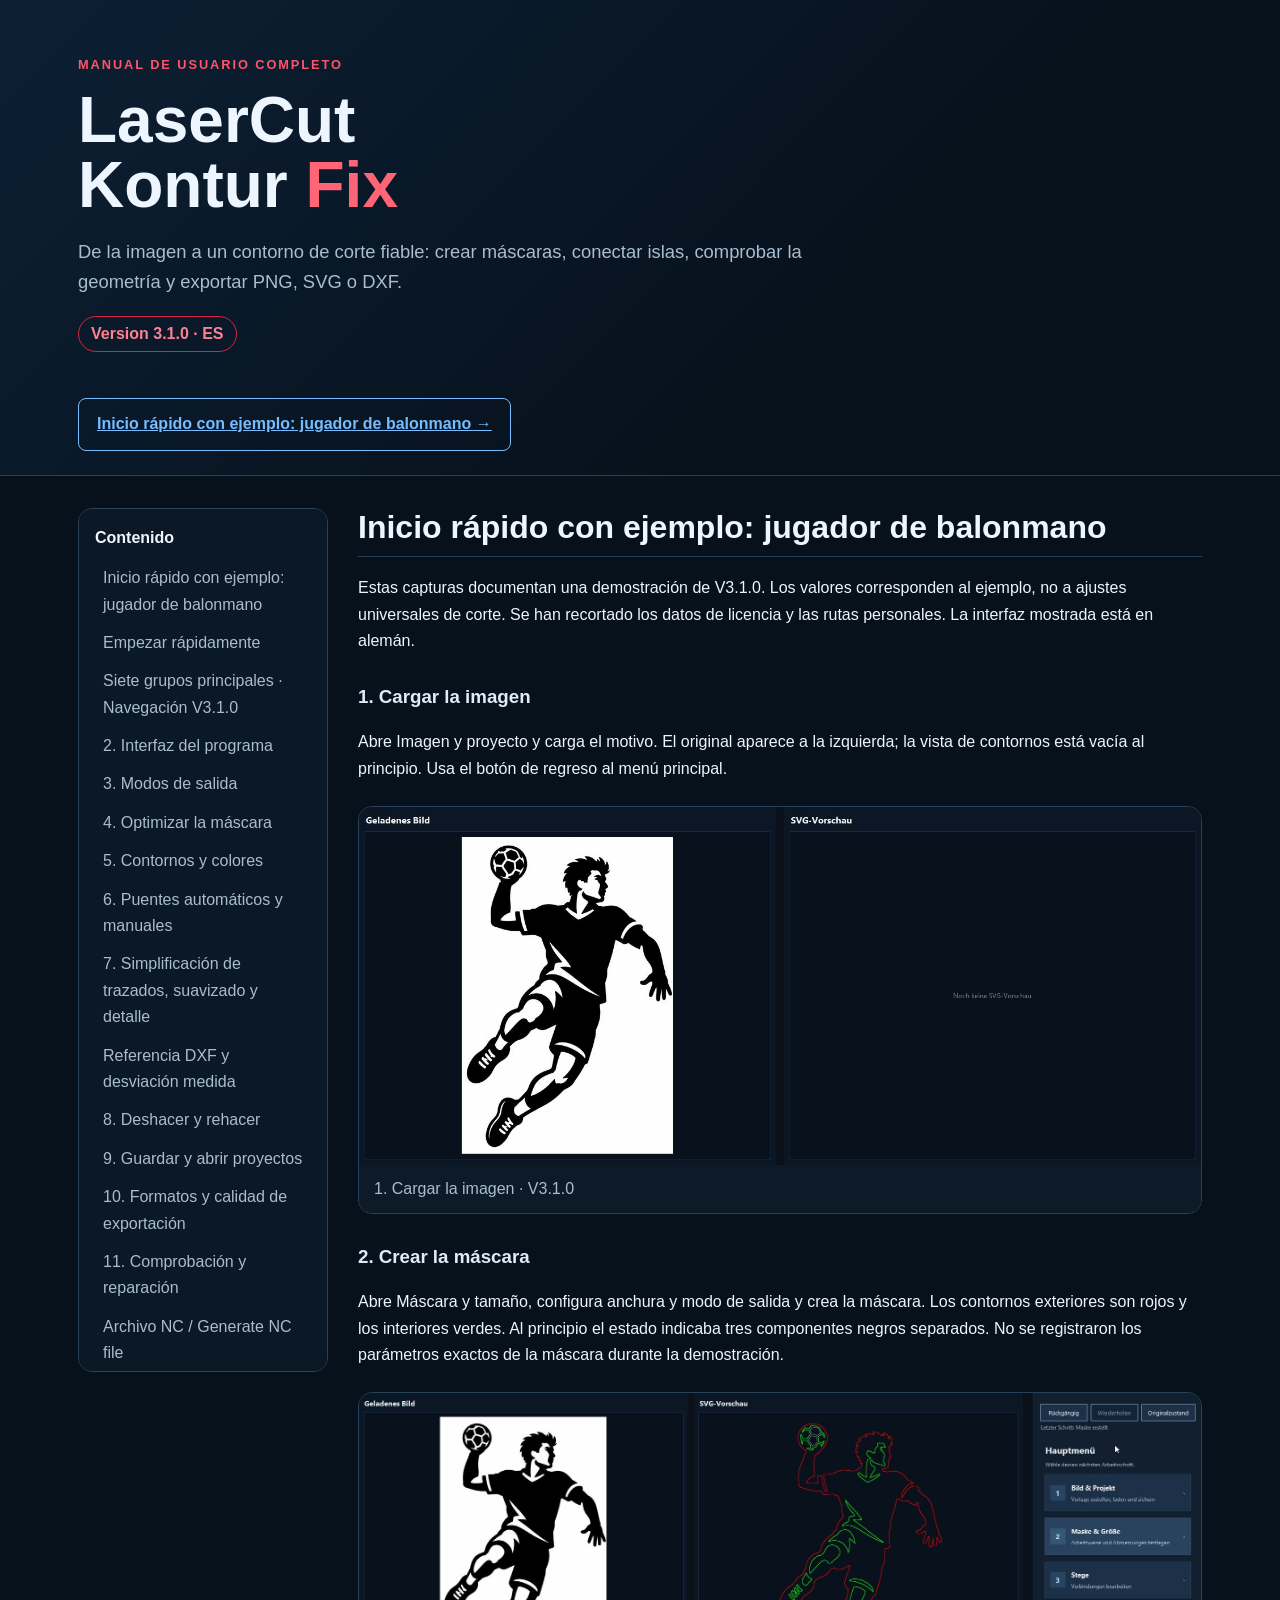
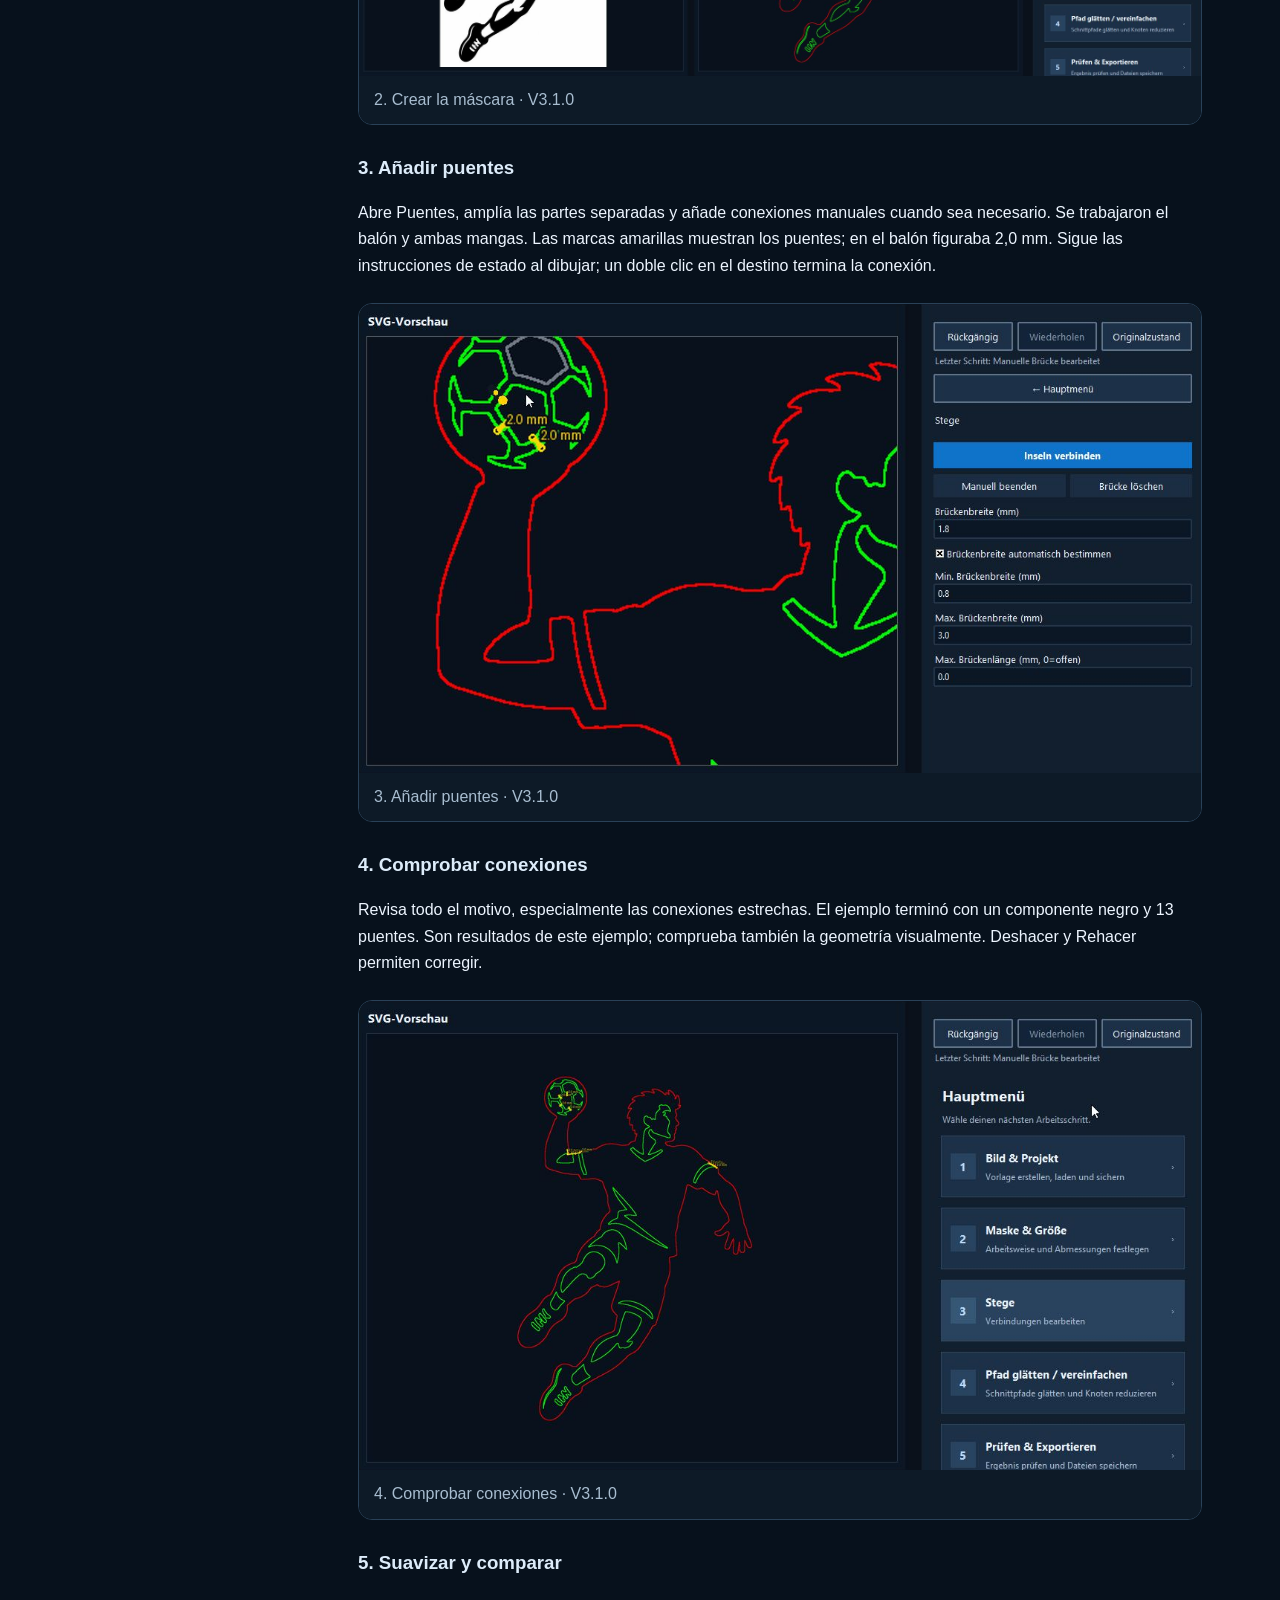
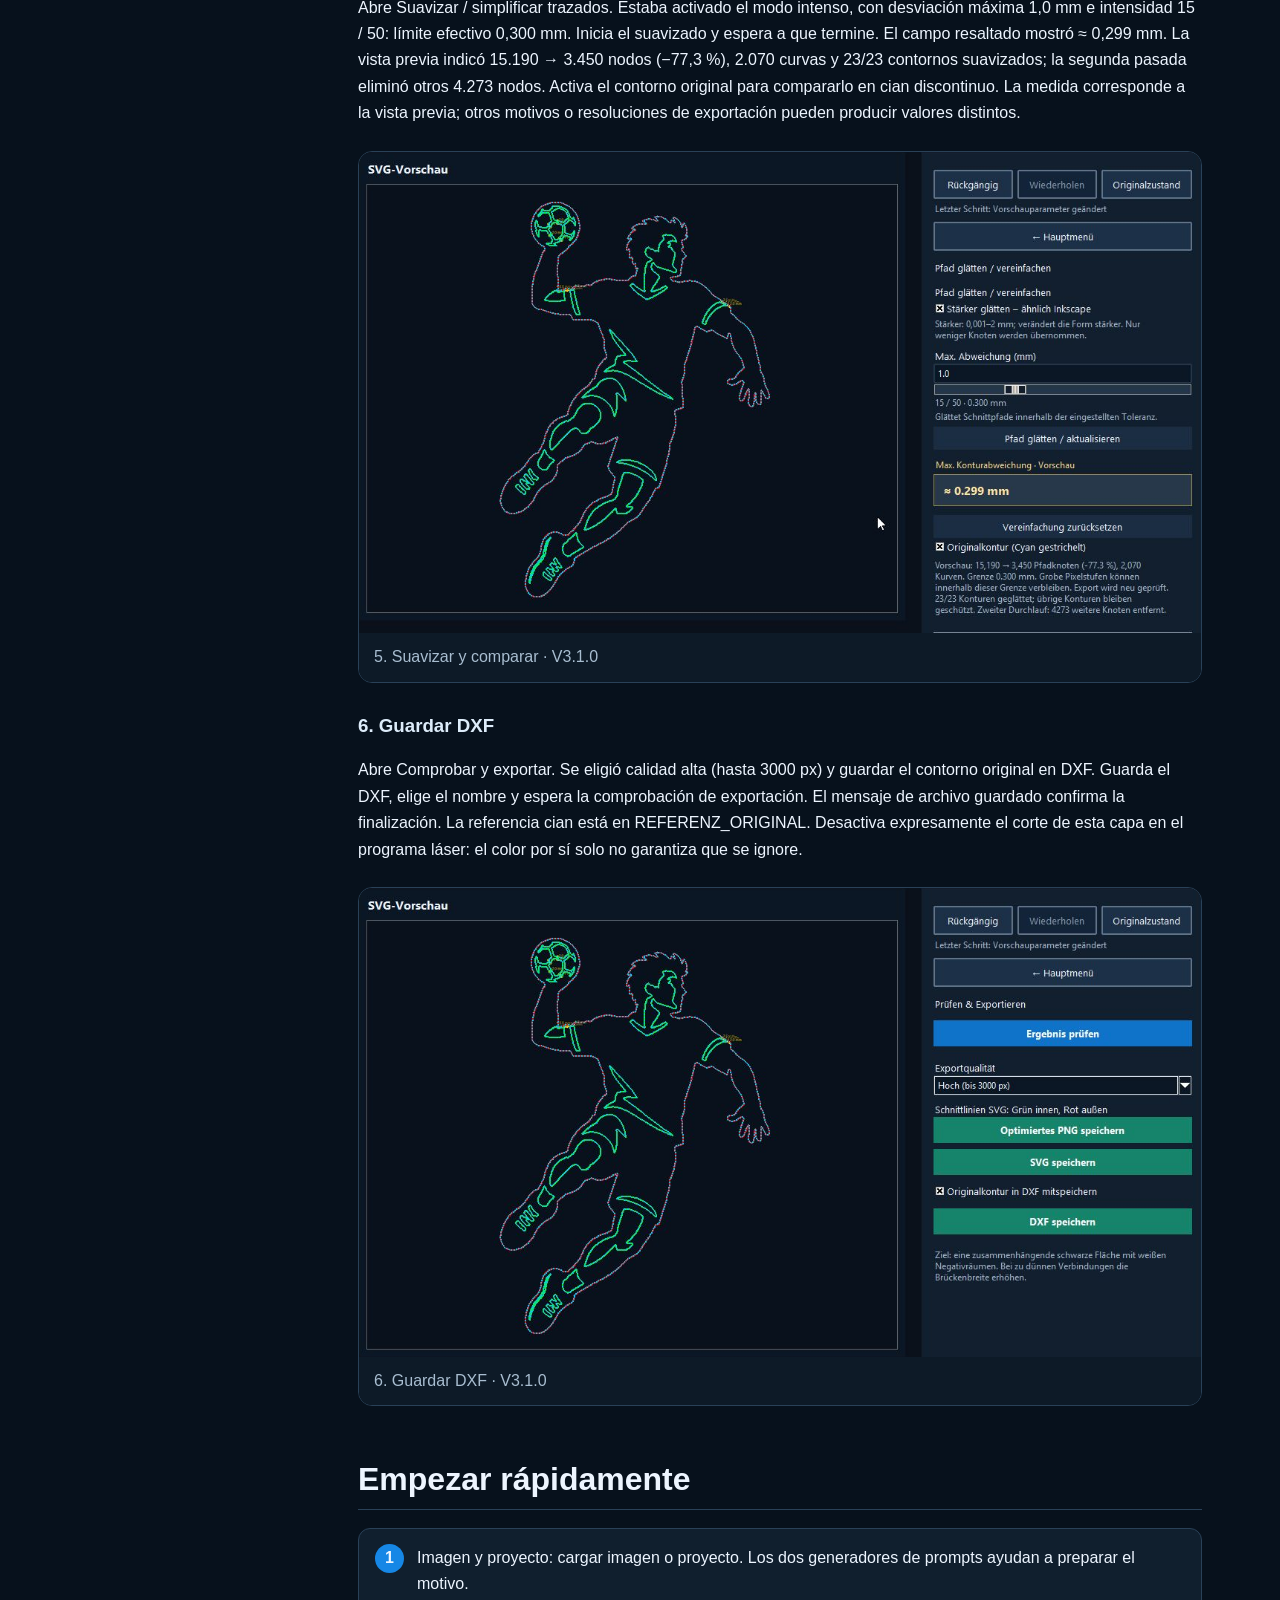
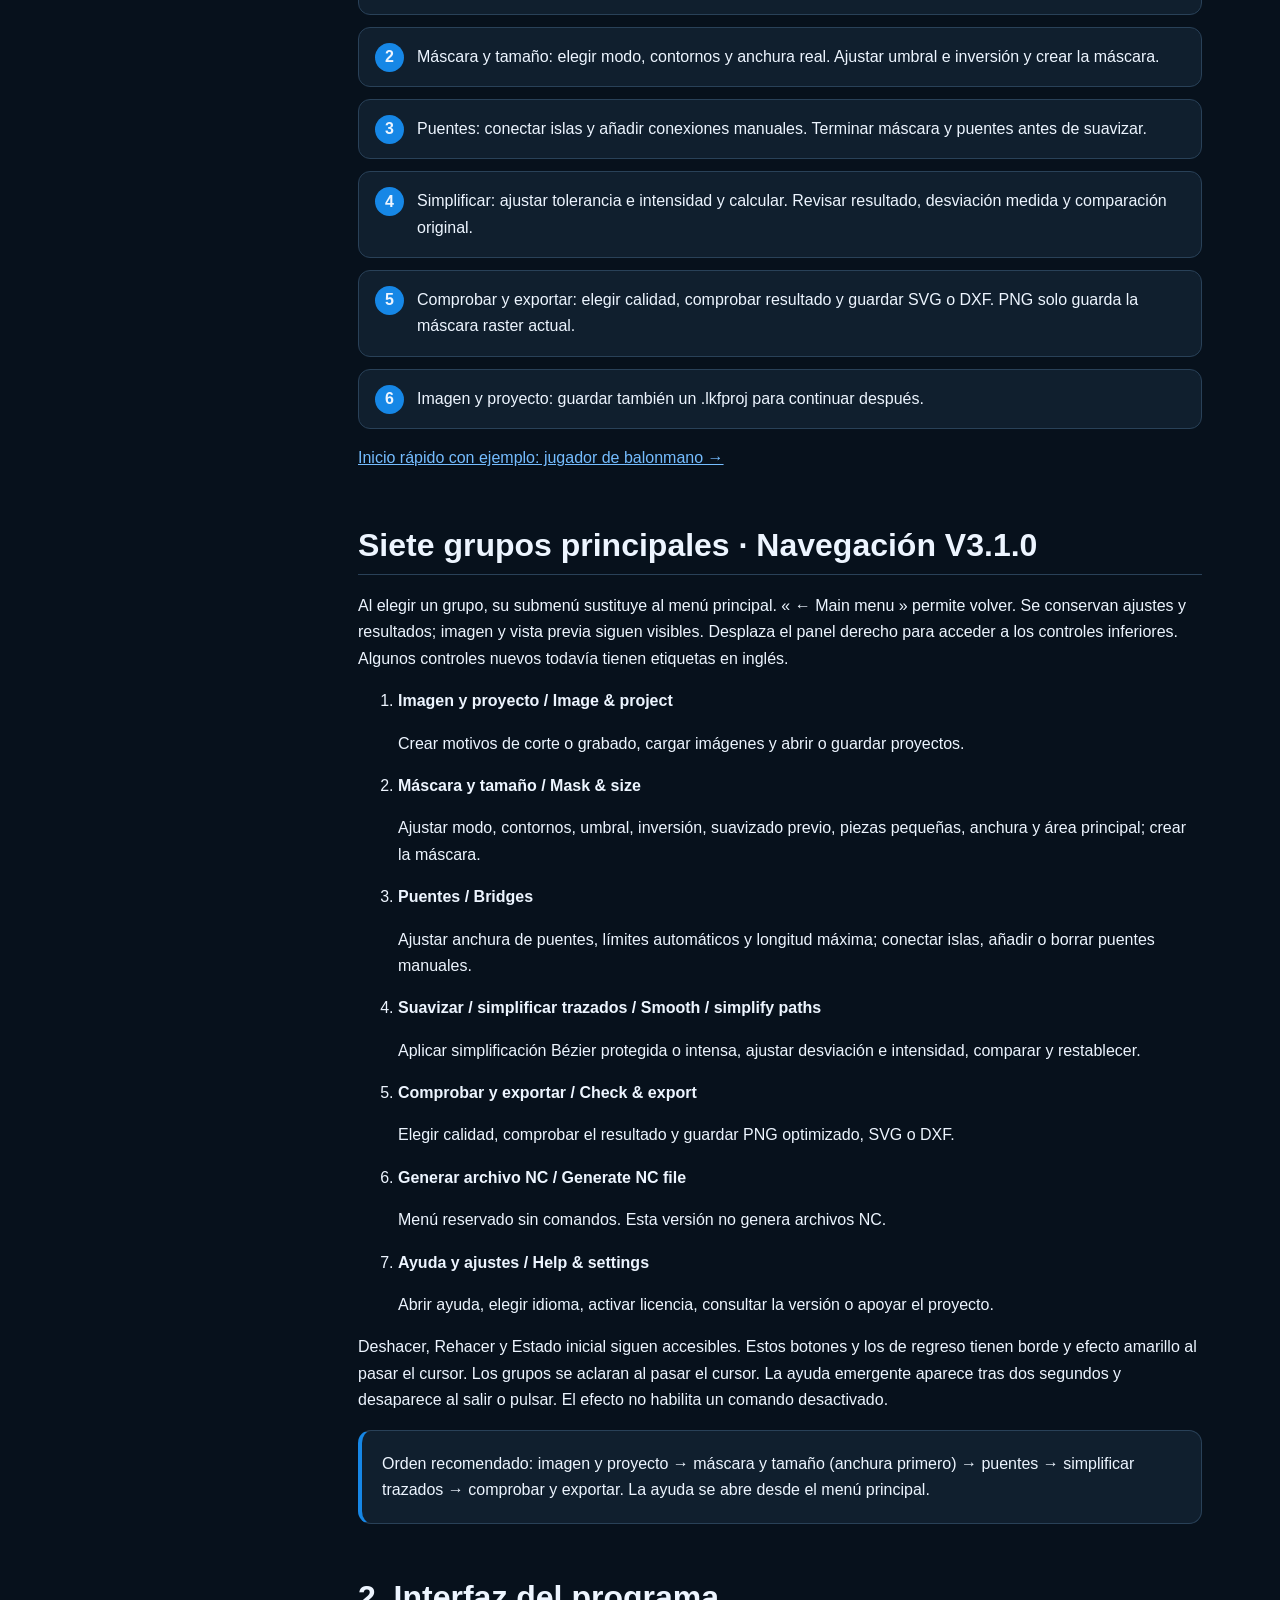
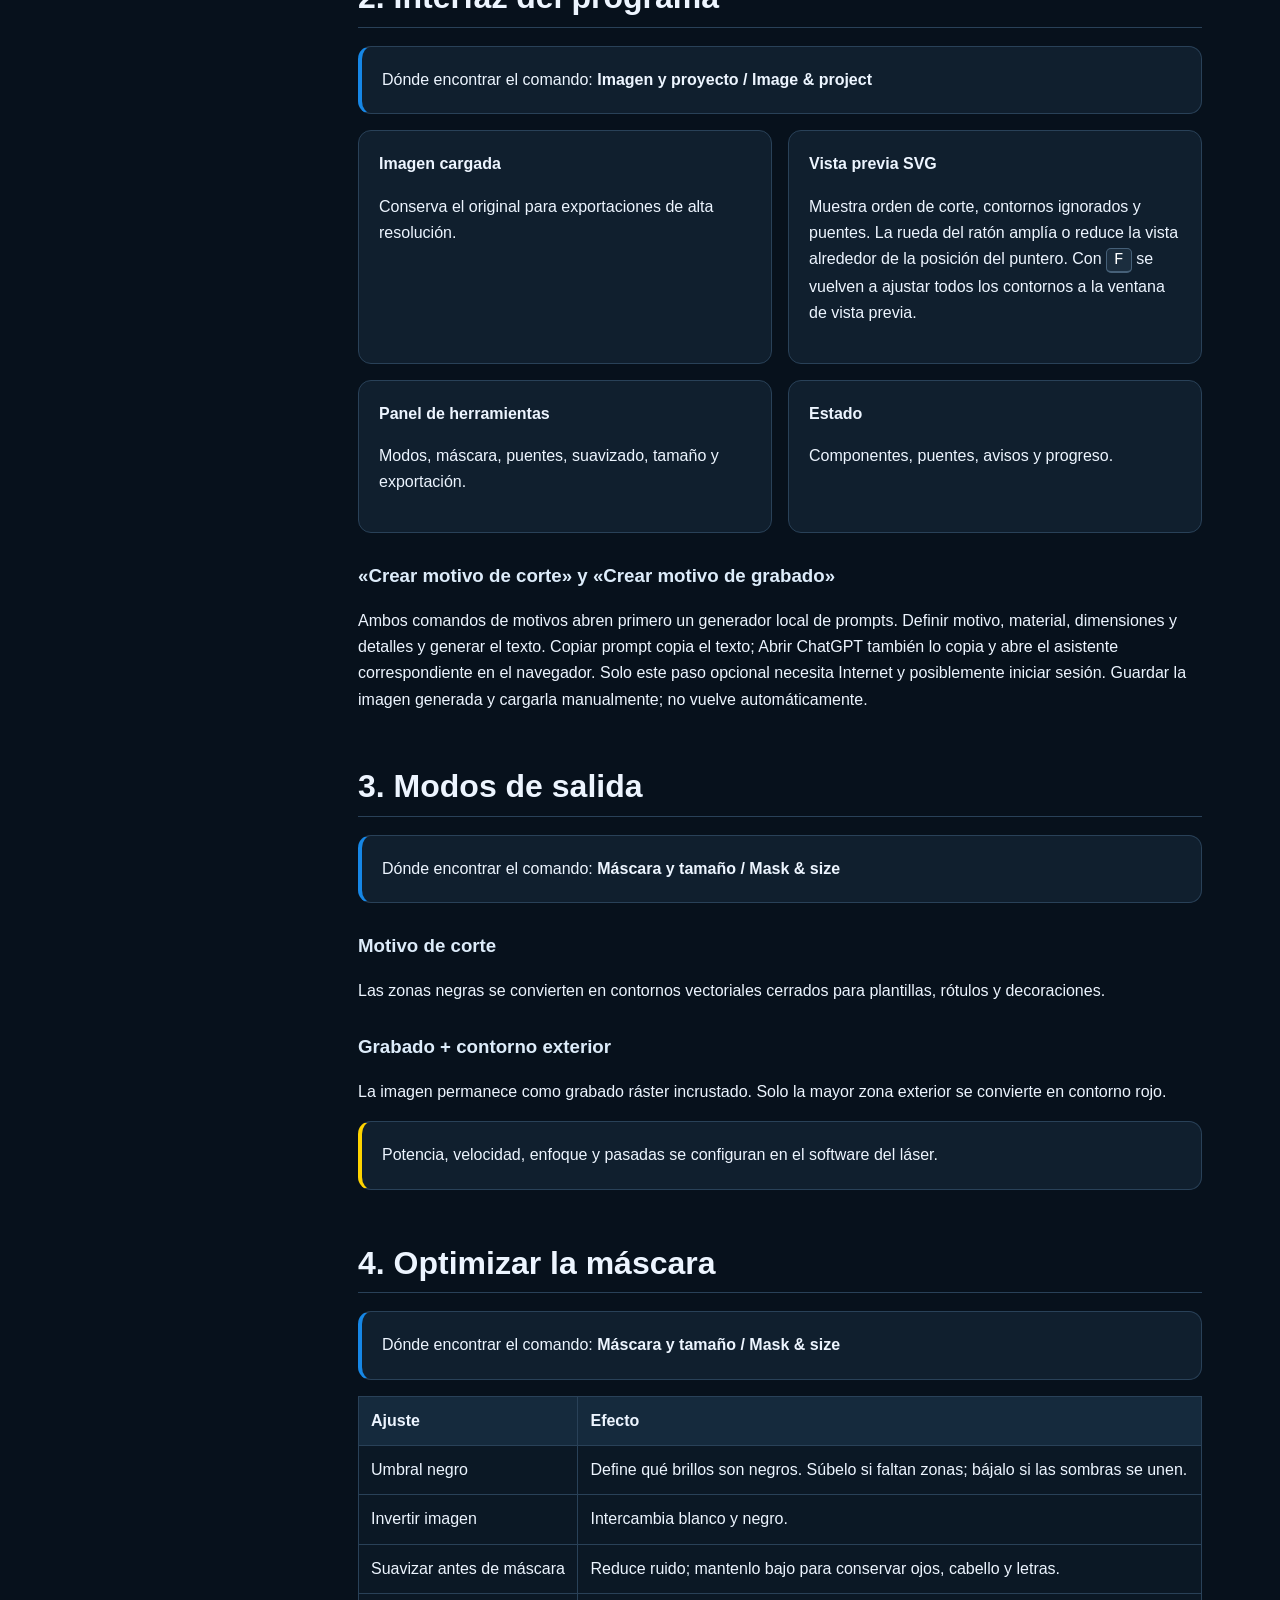
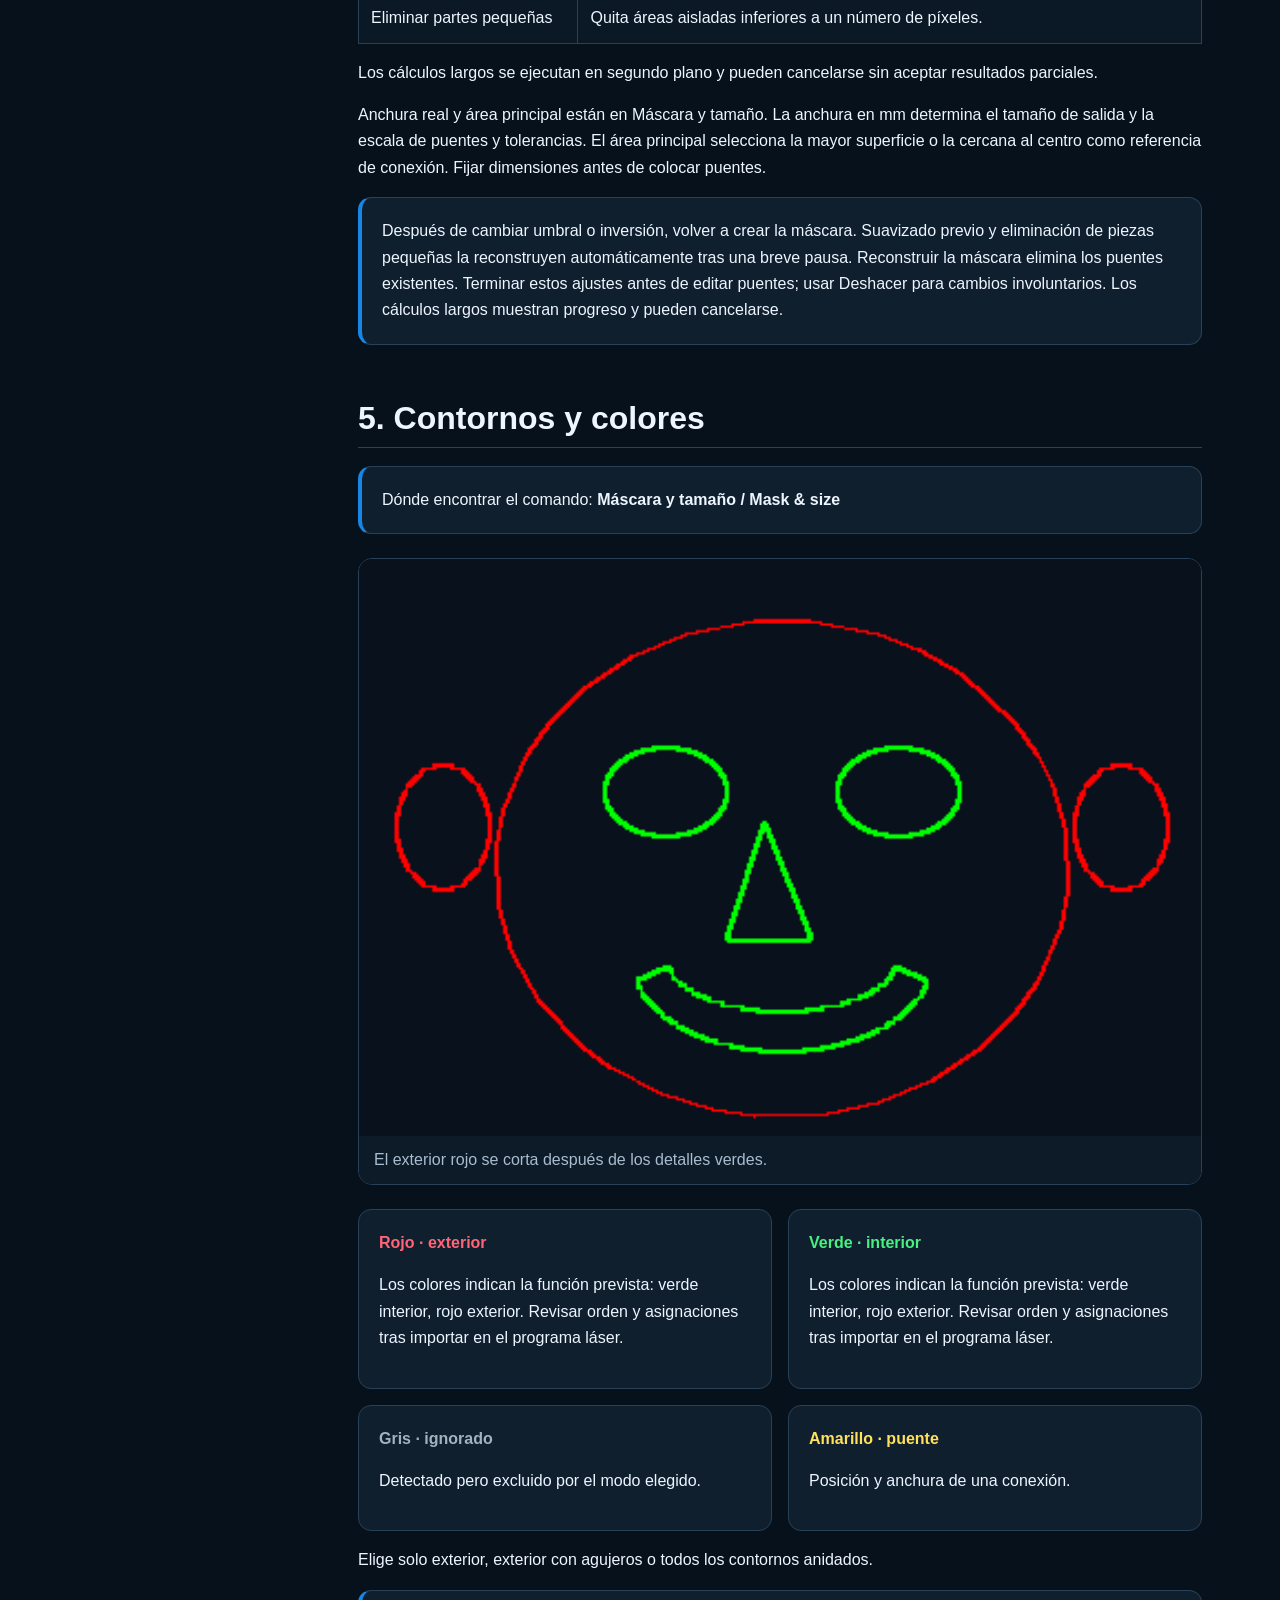
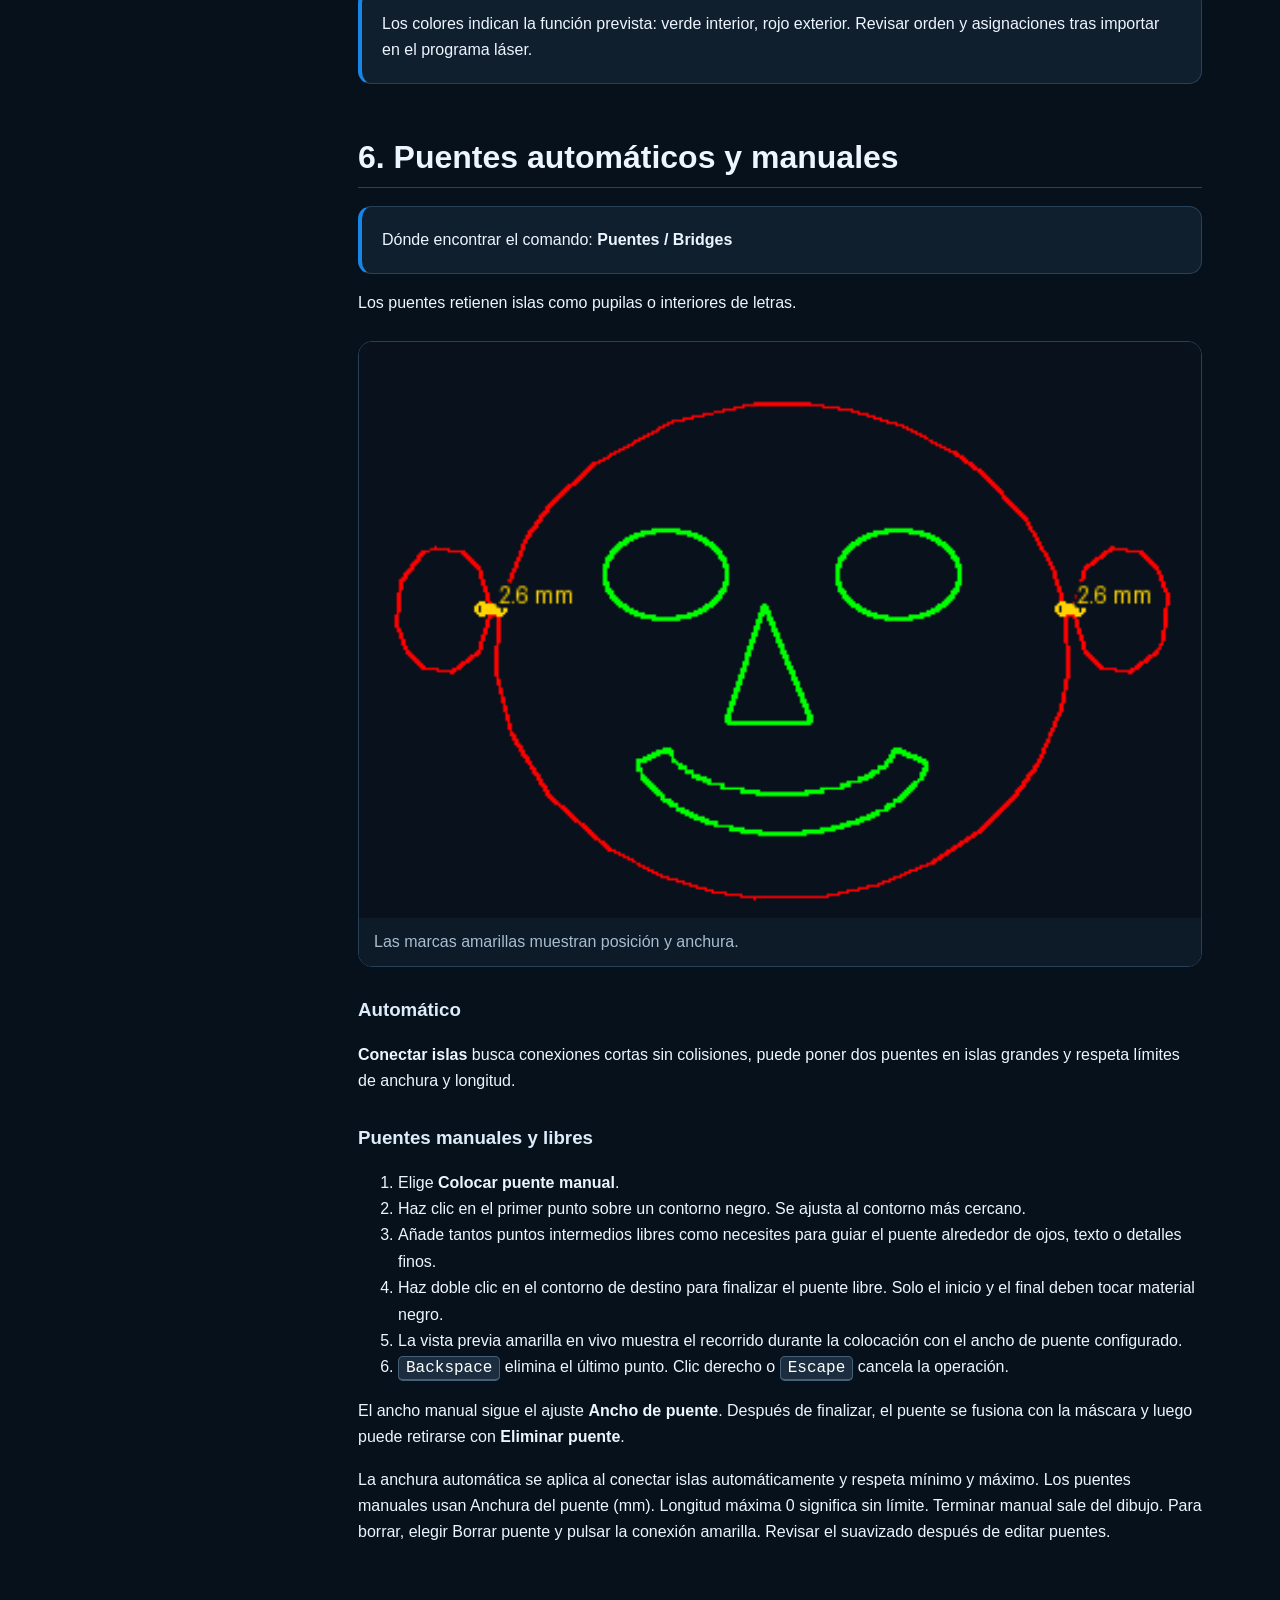
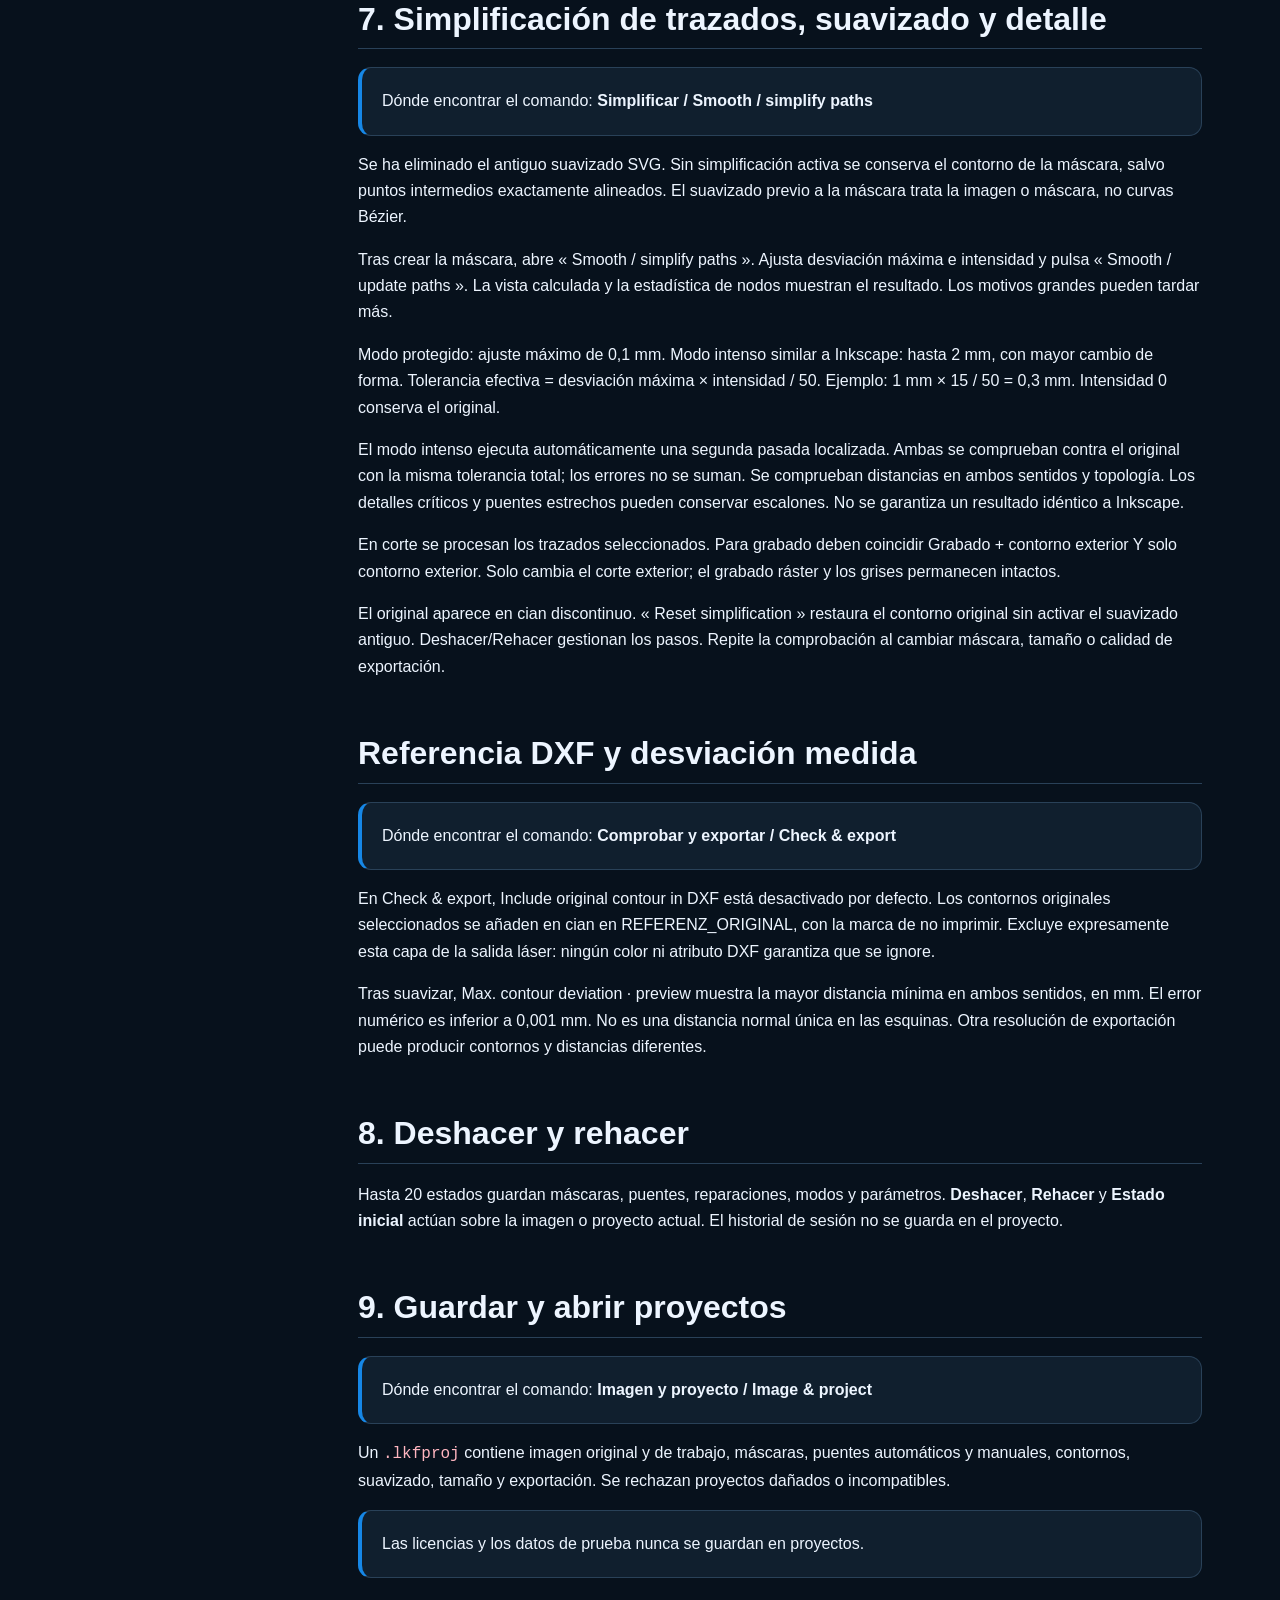
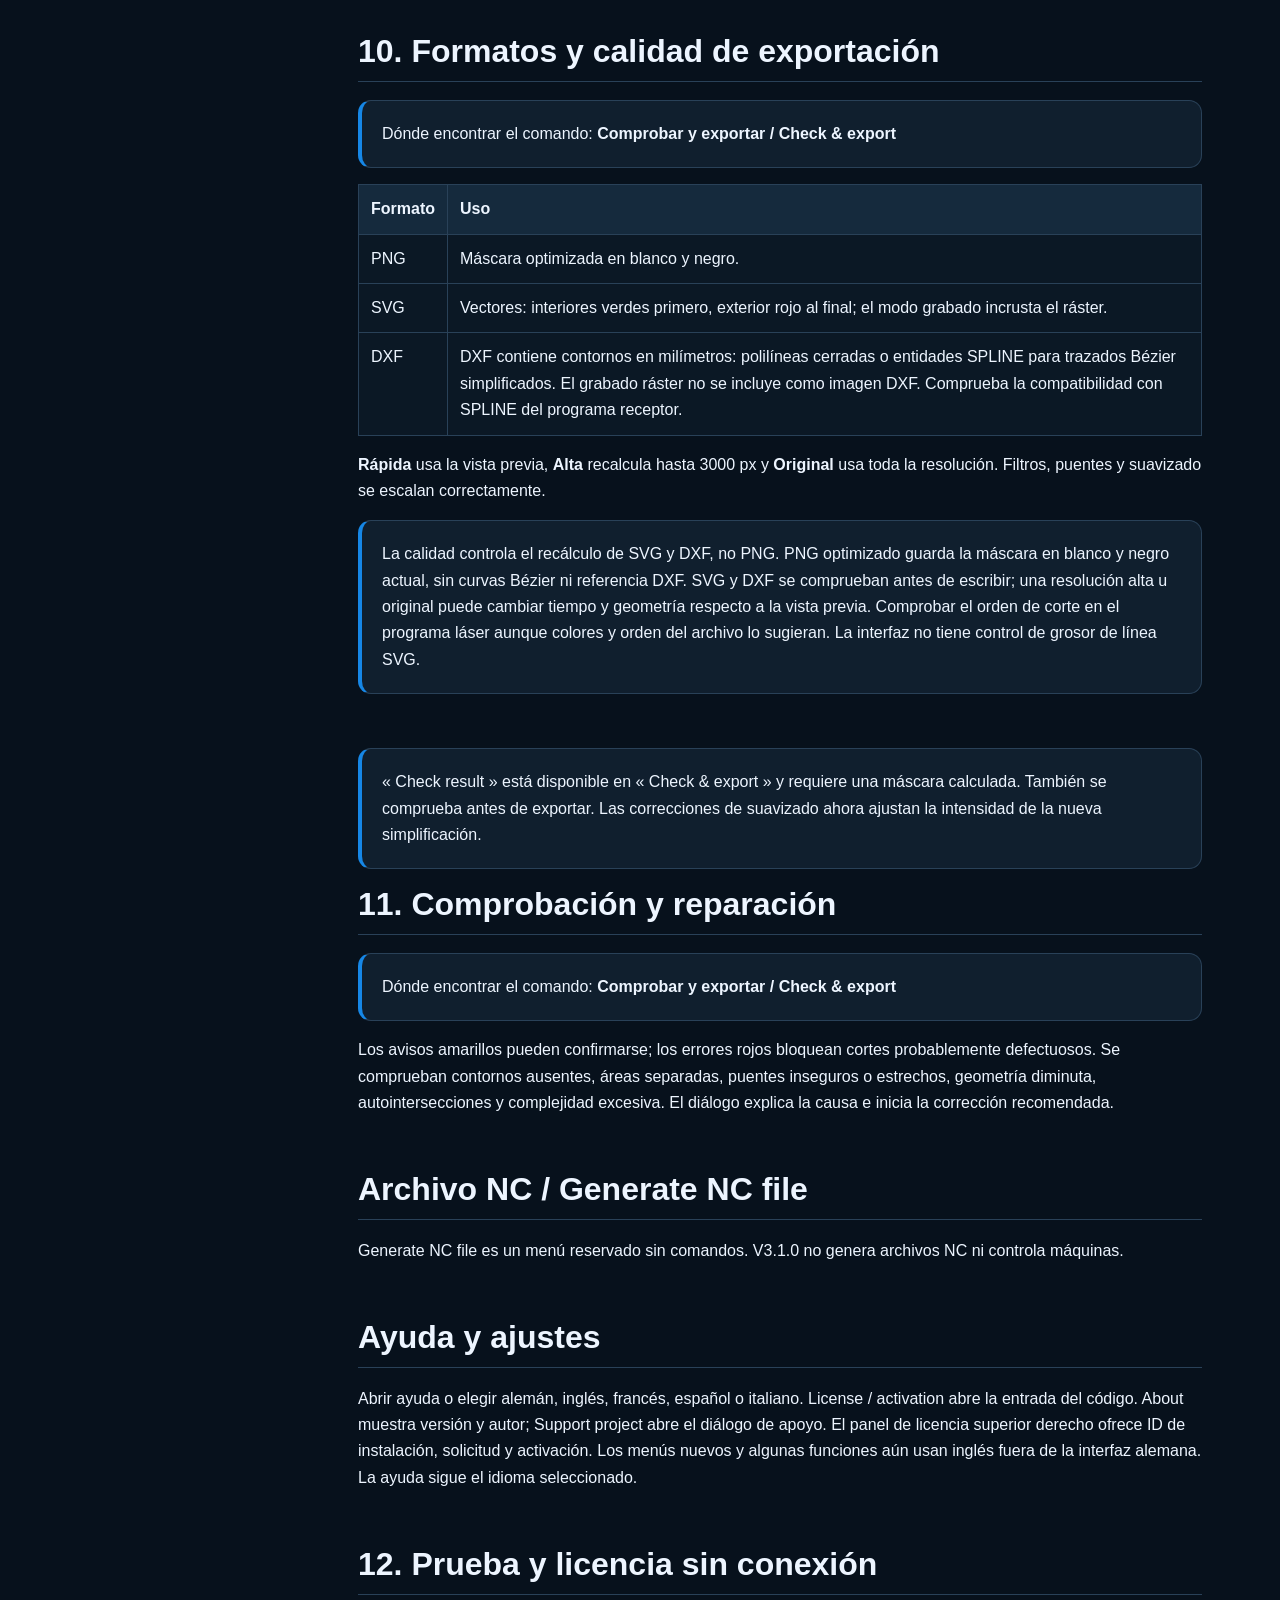
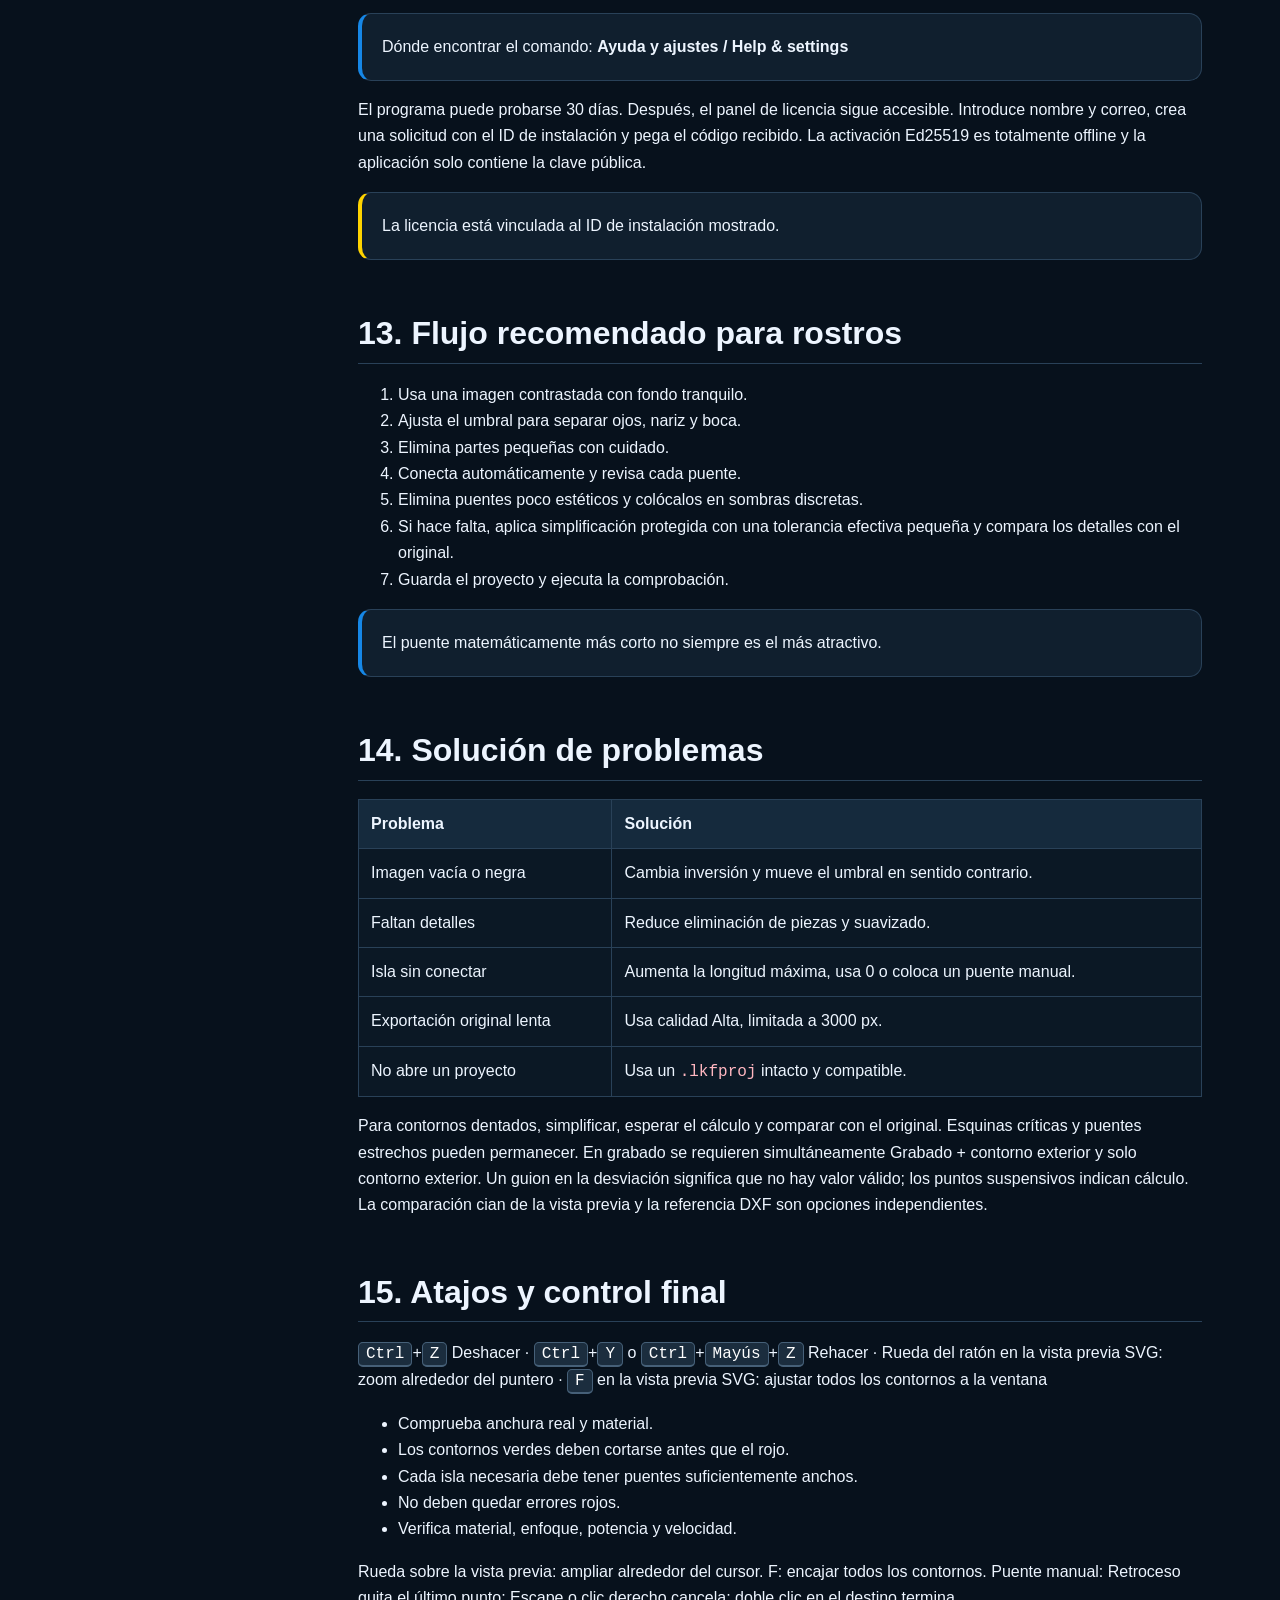
<file: help/es/index.html>
<!doctype html><html lang="es"><head><meta charset="utf-8"><meta name="viewport" content="width=device-width,initial-scale=1"><title>LaserCut KonturFix 3.1.0 – Manual de usuario completo</title><link rel="stylesheet" href="../help.css"><style>nav{max-height:calc(100vh - 36px);overflow-y:auto}.start-link{display:inline-block;padding:12px 18px;border:1px solid #75bdff;border-radius:8px;font-weight:700} @media(max-width:850px){nav{max-height:none}} @media print{.start-link{display:none}}</style></head><body><header class="top"><div class="hero"><div class="eyebrow">Manual de usuario completo</div><h1>LaserCut<br>Kontur <span class="red">Fix</span></h1><p class="sub">De la imagen a un contorno de corte fiable: crear máscaras, conectar islas, comprobar la geometría y exportar PNG, SVG o DXF.</p><span class="version">Version 3.1.0 · ES</span></div><p class="hero" style="padding-top:0;padding-bottom:24px"><a class="start-link" href="#worked-example">Inicio rápido con ejemplo: jugador de balonmano →</a></p></header><div class="layout"><nav aria-label="Contenido"><strong>Contenido</strong><a href="#worked-example">Inicio rápido con ejemplo: jugador de balonmano</a><a href="#quickstart">Empezar rápidamente</a><a href="#navigation-v310">Siete grupos principales · Navegación V3.1.0</a><a href="#interface">2. Interfaz del programa</a><a href="#modes">3. Modos de salida</a><a href="#mask">4. Optimizar la máscara</a><a href="#contours">5. Contornos y colores</a><a href="#bridges">6. Puentes automáticos y manuales</a><a href="#smoothing">7. Simplificación de trazados, suavizado y detalle</a><a href="#reference-distance">Referencia DXF y desviación medida</a><a href="#history">8. Deshacer y rehacer</a><a href="#projects">9. Guardar y abrir proyectos</a><a href="#export">10. Formatos y calidad de exportación</a><a href="#validation">11. Comprobación y reparación</a><a href="#nc-placeholder">Archivo NC / Generate NC file</a><a href="#help-settings">Ayuda y ajustes</a><a href="#licence">12. Prueba y licencia sin conexión</a><a href="#faces">13. Flujo recomendado para rostros</a><a href="#troubleshooting">14. Solución de problemas</a><a href="#shortcuts">15. Atajos y control final</a></nav><main>
<section id="worked-example"><h2>Inicio rápido con ejemplo: jugador de balonmano</h2><p>Estas capturas documentan una demostración de V3.1.0. Los valores corresponden al ejemplo, no a ajustes universales de corte. Se han recortado los datos de licencia y las rutas personales. La interfaz mostrada está en alemán.</p><h3>1. Cargar la imagen</h3><p>Abre Imagen y proyecto y carga el motivo. El original aparece a la izquierda; la vista de contornos está vacía al principio. Usa el botón de regreso al menú principal.</p><figure><a href="../screenshots/load.png"><img loading="lazy" src="../screenshots/load.png" alt="Cargar la imagen"></a><figcaption>1. Cargar la imagen · V3.1.0</figcaption></figure><h3>2. Crear la máscara</h3><p>Abre Máscara y tamaño, configura anchura y modo de salida y crea la máscara. Los contornos exteriores son rojos y los interiores verdes. Al principio el estado indicaba tres componentes negros separados. No se registraron los parámetros exactos de la máscara durante la demostración.</p><figure><a href="../screenshots/mask.png"><img loading="lazy" src="../screenshots/mask.png" alt="Crear la máscara"></a><figcaption>2. Crear la máscara · V3.1.0</figcaption></figure><h3>3. Añadir puentes</h3><p>Abre Puentes, amplía las partes separadas y añade conexiones manuales cuando sea necesario. Se trabajaron el balón y ambas mangas. Las marcas amarillas muestran los puentes; en el balón figuraba 2,0 mm. Sigue las instrucciones de estado al dibujar; un doble clic en el destino termina la conexión.</p><figure><a href="../screenshots/bridges.png"><img loading="lazy" src="../screenshots/bridges.png" alt="Añadir puentes"></a><figcaption>3. Añadir puentes · V3.1.0</figcaption></figure><h3>4. Comprobar conexiones</h3><p>Revisa todo el motivo, especialmente las conexiones estrechas. El ejemplo terminó con un componente negro y 13 puentes. Son resultados de este ejemplo; comprueba también la geometría visualmente. Deshacer y Rehacer permiten corregir.</p><figure><a href="../screenshots/connected.png"><img loading="lazy" src="../screenshots/connected.png" alt="Comprobar conexiones"></a><figcaption>4. Comprobar conexiones · V3.1.0</figcaption></figure><h3>5. Suavizar y comparar</h3><p>Abre Suavizar / simplificar trazados. Estaba activado el modo intenso, con desviación máxima 1,0 mm e intensidad 15 / 50: límite efectivo 0,300 mm. Inicia el suavizado y espera a que termine. El campo resaltado mostró ≈ 0,299 mm. La vista previa indicó 15.190 → 3.450 nodos (−77,3 %), 2.070 curvas y 23/23 contornos suavizados; la segunda pasada eliminó otros 4.273 nodos. Activa el contorno original para compararlo en cian discontinuo. La medida corresponde a la vista previa; otros motivos o resoluciones de exportación pueden producir valores distintos.</p><figure><a href="../screenshots/smooth.png"><img loading="lazy" src="../screenshots/smooth.png" alt="Suavizar y comparar"></a><figcaption>5. Suavizar y comparar · V3.1.0</figcaption></figure><h3>6. Guardar DXF</h3><p>Abre Comprobar y exportar. Se eligió calidad alta (hasta 3000 px) y guardar el contorno original en DXF. Guarda el DXF, elige el nombre y espera la comprobación de exportación. El mensaje de archivo guardado confirma la finalización. La referencia cian está en REFERENZ_ORIGINAL. Desactiva expresamente el corte de esta capa en el programa láser: el color por sí solo no garantiza que se ignore.</p><figure><a href="../screenshots/export.png"><img loading="lazy" src="../screenshots/export.png" alt="Guardar DXF"></a><figcaption>6. Guardar DXF · V3.1.0</figcaption></figure></section>
<section id="quickstart"><h2>Empezar rápidamente</h2><div class="steps"><div class="step">Imagen y proyecto: cargar imagen o proyecto. Los dos generadores de prompts ayudan a preparar el motivo.</div><div class="step">Máscara y tamaño: elegir modo, contornos y anchura real. Ajustar umbral e inversión y crear la máscara.</div><div class="step">Puentes: conectar islas y añadir conexiones manuales. Terminar máscara y puentes antes de suavizar.</div><div class="step">Simplificar: ajustar tolerancia e intensidad y calcular. Revisar resultado, desviación medida y comparación original.</div><div class="step">Comprobar y exportar: elegir calidad, comprobar resultado y guardar SVG o DXF. PNG solo guarda la máscara raster actual.</div><div class="step">Imagen y proyecto: guardar también un .lkfproj para continuar después.</div></div><p><a href="#worked-example">Inicio rápido con ejemplo: jugador de balonmano →</a></p></section>
<section id="navigation-v310"><h2>Siete grupos principales · Navegación V3.1.0</h2><p>Al elegir un grupo, su submenú sustituye al menú principal. « ← Main menu » permite volver. Se conservan ajustes y resultados; imagen y vista previa siguen visibles. Desplaza el panel derecho para acceder a los controles inferiores. Algunos controles nuevos todavía tienen etiquetas en inglés.</p><ol><li><strong>Imagen y proyecto / Image & project</strong><p>Crear motivos de corte o grabado, cargar imágenes y abrir o guardar proyectos.</p></li><li><strong>Máscara y tamaño / Mask & size</strong><p>Ajustar modo, contornos, umbral, inversión, suavizado previo, piezas pequeñas, anchura y área principal; crear la máscara.</p></li><li><strong>Puentes / Bridges</strong><p>Ajustar anchura de puentes, límites automáticos y longitud máxima; conectar islas, añadir o borrar puentes manuales.</p></li><li><strong>Suavizar / simplificar trazados / Smooth / simplify paths</strong><p>Aplicar simplificación Bézier protegida o intensa, ajustar desviación e intensidad, comparar y restablecer.</p></li><li><strong>Comprobar y exportar / Check & export</strong><p>Elegir calidad, comprobar el resultado y guardar PNG optimizado, SVG o DXF.</p></li><li><strong>Generar archivo NC / Generate NC file</strong><p>Menú reservado sin comandos. Esta versión no genera archivos NC.</p></li><li><strong>Ayuda y ajustes / Help & settings</strong><p>Abrir ayuda, elegir idioma, activar licencia, consultar la versión o apoyar el proyecto.</p></li></ol><p>Deshacer, Rehacer y Estado inicial siguen accesibles. Estos botones y los de regreso tienen borde y efecto amarillo al pasar el cursor. Los grupos se aclaran al pasar el cursor. La ayuda emergente aparece tras dos segundos y desaparece al salir o pulsar. El efecto no habilita un comando desactivado.</p><div class="note">Orden recomendado: imagen y proyecto → máscara y tamaño (anchura primero) → puentes → simplificar trazados → comprobar y exportar. La ayuda se abre desde el menú principal.</div></section>
<section id="interface"><h2>2. Interfaz del programa</h2><p class="note">Dónde encontrar el comando: <strong>Imagen y proyecto / Image &amp; project</strong></p><div class="grid"><div class="card"><b>Imagen cargada</b><p>Conserva el original para exportaciones de alta resolución.</p></div><div class="card"><b>Vista previa SVG</b><p>Muestra orden de corte, contornos ignorados y puentes. La rueda del ratón amplía o reduce la vista alrededor de la posición del puntero. Con <kbd>F</kbd> se vuelven a ajustar todos los contornos a la ventana de vista previa.</p></div><div class="card"><b>Panel de herramientas</b><p>Modos, máscara, puentes, suavizado, tamaño y exportación.</p></div><div class="card"><b>Estado</b><p>Componentes, puentes, avisos y progreso.</p></div></div><h3>«Crear motivo de corte» y «Crear motivo de grabado»</h3><p>Ambos comandos de motivos abren primero un generador local de prompts. Definir motivo, material, dimensiones y detalles y generar el texto. Copiar prompt copia el texto; Abrir ChatGPT también lo copia y abre el asistente correspondiente en el navegador. Solo este paso opcional necesita Internet y posiblemente iniciar sesión. Guardar la imagen generada y cargarla manualmente; no vuelve automáticamente.</p></section>
<section id="modes"><h2>3. Modos de salida</h2><p class="note">Dónde encontrar el comando: <strong>Máscara y tamaño / Mask &amp; size</strong></p><h3>Motivo de corte</h3><p>Las zonas negras se convierten en contornos vectoriales cerrados para plantillas, rótulos y decoraciones.</p><h3>Grabado + contorno exterior</h3><p>La imagen permanece como grabado ráster incrustado. Solo la mayor zona exterior se convierte en contorno rojo.</p><div class="warning">Potencia, velocidad, enfoque y pasadas se configuran en el software del láser.</div></section>
<section id="mask"><h2>4. Optimizar la máscara</h2><p class="note">Dónde encontrar el comando: <strong>Máscara y tamaño / Mask &amp; size</strong></p><table><tr><th>Ajuste</th><th>Efecto</th></tr><tr><td>Umbral negro</td><td>Define qué brillos son negros. Súbelo si faltan zonas; bájalo si las sombras se unen.</td></tr><tr><td>Invertir imagen</td><td>Intercambia blanco y negro.</td></tr><tr><td>Suavizar antes de máscara</td><td>Reduce ruido; mantenlo bajo para conservar ojos, cabello y letras.</td></tr><tr><td>Eliminar partes pequeñas</td><td>Quita áreas aisladas inferiores a un número de píxeles.</td></tr></table><p>Los cálculos largos se ejecutan en segundo plano y pueden cancelarse sin aceptar resultados parciales.</p><p>Anchura real y área principal están en Máscara y tamaño. La anchura en mm determina el tamaño de salida y la escala de puentes y tolerancias. El área principal selecciona la mayor superficie o la cercana al centro como referencia de conexión. Fijar dimensiones antes de colocar puentes.</p><div class="note">Después de cambiar umbral o inversión, volver a crear la máscara. Suavizado previo y eliminación de piezas pequeñas la reconstruyen automáticamente tras una breve pausa. Reconstruir la máscara elimina los puentes existentes. Terminar estos ajustes antes de editar puentes; usar Deshacer para cambios involuntarios. Los cálculos largos muestran progreso y pueden cancelarse.</div></section>
<section id="contours"><h2>5. Contornos y colores</h2><p class="note">Dónde encontrar el comando: <strong>Máscara y tamaño / Mask &amp; size</strong></p><figure><img src="images/konturfarben.png" alt="Contornos rojos y verdes"><figcaption>El exterior rojo se corta después de los detalles verdes.</figcaption></figure><div class="grid"><div class="card"><b class="red">Rojo · exterior</b><p>Los colores indican la función prevista: verde interior, rojo exterior. Revisar orden y asignaciones tras importar en el programa láser.</p></div><div class="card"><b class="green">Verde · interior</b><p>Los colores indican la función prevista: verde interior, rojo exterior. Revisar orden y asignaciones tras importar en el programa láser.</p></div><div class="card"><b class="gray">Gris · ignorado</b><p>Detectado pero excluido por el modo elegido.</p></div><div class="card"><b class="yellow">Amarillo · puente</b><p>Posición y anchura de una conexión.</p></div></div><p>Elige solo exterior, exterior con agujeros o todos los contornos anidados.</p><div class="note">Los colores indican la función prevista: verde interior, rojo exterior. Revisar orden y asignaciones tras importar en el programa láser.</div></section>
<section id="bridges"><h2>6. Puentes automáticos y manuales</h2><p class="note">Dónde encontrar el comando: <strong>Puentes / Bridges</strong></p><p>Los puentes retienen islas como pupilas o interiores de letras.</p><figure><img src="images/bruecken_vorschau.png" alt="Puentes amarillos"><figcaption>Las marcas amarillas muestran posición y anchura.</figcaption></figure><h3>Automático</h3><p><b>Conectar islas</b> busca conexiones cortas sin colisiones, puede poner dos puentes en islas grandes y respeta límites de anchura y longitud.</p><h3>Puentes manuales y libres</h3><ol><li>Elige <b>Colocar puente manual</b>.</li><li>Haz clic en el primer punto sobre un contorno negro. Se ajusta al contorno más cercano.</li><li>Añade tantos puntos intermedios libres como necesites para guiar el puente alrededor de ojos, texto o detalles finos.</li><li>Haz doble clic en el contorno de destino para finalizar el puente libre. Solo el inicio y el final deben tocar material negro.</li><li>La vista previa amarilla en vivo muestra el recorrido durante la colocación con el ancho de puente configurado.</li><li><kbd>Backspace</kbd> elimina el último punto. Clic derecho o <kbd>Escape</kbd> cancela la operación.</li></ol><p>El ancho manual sigue el ajuste <b>Ancho de puente</b>. Después de finalizar, el puente se fusiona con la máscara y luego puede retirarse con <b>Eliminar puente</b>.</p><p>La anchura automática se aplica al conectar islas automáticamente y respeta mínimo y máximo. Los puentes manuales usan Anchura del puente (mm). Longitud máxima 0 significa sin límite. Terminar manual sale del dibujo. Para borrar, elegir Borrar puente y pulsar la conexión amarilla. Revisar el suavizado después de editar puentes.</p></section>
<section id="smoothing"><h2>7. Simplificación de trazados, suavizado y detalle</h2><p class="note">Dónde encontrar el comando: <strong>Simplificar / Smooth / simplify paths</strong></p><p>Se ha eliminado el antiguo suavizado SVG. Sin simplificación activa se conserva el contorno de la máscara, salvo puntos intermedios exactamente alineados. El suavizado previo a la máscara trata la imagen o máscara, no curvas Bézier.</p><p>Tras crear la máscara, abre « Smooth / simplify paths ». Ajusta desviación máxima e intensidad y pulsa « Smooth / update paths ». La vista calculada y la estadística de nodos muestran el resultado. Los motivos grandes pueden tardar más.</p><p>Modo protegido: ajuste máximo de 0,1 mm. Modo intenso similar a Inkscape: hasta 2 mm, con mayor cambio de forma. Tolerancia efectiva = desviación máxima × intensidad / 50. Ejemplo: 1 mm × 15 / 50 = 0,3 mm. Intensidad 0 conserva el original.</p><p>El modo intenso ejecuta automáticamente una segunda pasada localizada. Ambas se comprueban contra el original con la misma tolerancia total; los errores no se suman. Se comprueban distancias en ambos sentidos y topología. Los detalles críticos y puentes estrechos pueden conservar escalones. No se garantiza un resultado idéntico a Inkscape.</p><p>En corte se procesan los trazados seleccionados. Para grabado deben coincidir Grabado + contorno exterior Y solo contorno exterior. Solo cambia el corte exterior; el grabado ráster y los grises permanecen intactos.</p><p>El original aparece en cian discontinuo. « Reset simplification » restaura el contorno original sin activar el suavizado antiguo. Deshacer/Rehacer gestionan los pasos. Repite la comprobación al cambiar máscara, tamaño o calidad de exportación.</p></section>
<section id="reference-distance"><h2>Referencia DXF y desviación medida</h2><p class="note">Dónde encontrar el comando: <strong>Comprobar y exportar / Check &amp; export</strong></p><p>En Check & export, Include original contour in DXF está desactivado por defecto. Los contornos originales seleccionados se añaden en cian en REFERENZ_ORIGINAL, con la marca de no imprimir. Excluye expresamente esta capa de la salida láser: ningún color ni atributo DXF garantiza que se ignore.</p><p>Tras suavizar, Max. contour deviation · preview muestra la mayor distancia mínima en ambos sentidos, en mm. El error numérico es inferior a 0,001 mm. No es una distancia normal única en las esquinas. Otra resolución de exportación puede producir contornos y distancias diferentes.</p></section>
<section id="history"><h2>8. Deshacer y rehacer</h2><p>Hasta 20 estados guardan máscaras, puentes, reparaciones, modos y parámetros. <b>Deshacer</b>, <b>Rehacer</b> y <b>Estado inicial</b> actúan sobre la imagen o proyecto actual. El historial de sesión no se guarda en el proyecto.</p></section>
<section id="projects"><h2>9. Guardar y abrir proyectos</h2><p class="note">Dónde encontrar el comando: <strong>Imagen y proyecto / Image &amp; project</strong></p><p>Un <code>.lkfproj</code> contiene imagen original y de trabajo, máscaras, puentes automáticos y manuales, contornos, suavizado, tamaño y exportación. Se rechazan proyectos dañados o incompatibles.</p><div class="note">Las licencias y los datos de prueba nunca se guardan en proyectos.</div></section>
<section id="export"><h2>10. Formatos y calidad de exportación</h2><p class="note">Dónde encontrar el comando: <strong>Comprobar y exportar / Check &amp; export</strong></p><table><tr><th>Formato</th><th>Uso</th></tr><tr><td>PNG</td><td>Máscara optimizada en blanco y negro.</td></tr><tr><td>SVG</td><td>Vectores: interiores verdes primero, exterior rojo al final; el modo grabado incrusta el ráster.</td></tr><tr><td>DXF</td><td>DXF contiene contornos en milímetros: polilíneas cerradas o entidades SPLINE para trazados Bézier simplificados. El grabado ráster no se incluye como imagen DXF. Comprueba la compatibilidad con SPLINE del programa receptor.</td></tr></table><p><b>Rápida</b> usa la vista previa, <b>Alta</b> recalcula hasta 3000 px y <b>Original</b> usa toda la resolución. Filtros, puentes y suavizado se escalan correctamente.</p><div class="note">La calidad controla el recálculo de SVG y DXF, no PNG. PNG optimizado guarda la máscara en blanco y negro actual, sin curvas Bézier ni referencia DXF. SVG y DXF se comprueban antes de escribir; una resolución alta u original puede cambiar tiempo y geometría respecto a la vista previa. Comprobar el orden de corte en el programa láser aunque colores y orden del archivo lo sugieran. La interfaz no tiene control de grosor de línea SVG.</div></section>
<section id="validation"><div class="note">« Check result » está disponible en « Check & export » y requiere una máscara calculada. También se comprueba antes de exportar. Las correcciones de suavizado ahora ajustan la intensidad de la nueva simplificación.</div><h2>11. Comprobación y reparación</h2><p class="note">Dónde encontrar el comando: <strong>Comprobar y exportar / Check &amp; export</strong></p><p>Los avisos amarillos pueden confirmarse; los errores rojos bloquean cortes probablemente defectuosos. Se comprueban contornos ausentes, áreas separadas, puentes inseguros o estrechos, geometría diminuta, autointersecciones y complejidad excesiva. El diálogo explica la causa e inicia la corrección recomendada.</p></section>
<section id="nc-placeholder"><h2>Archivo NC / Generate NC file</h2><p>Generate NC file es un menú reservado sin comandos. V3.1.0 no genera archivos NC ni controla máquinas.</p></section>
<section id="help-settings"><h2>Ayuda y ajustes</h2><p>Abrir ayuda o elegir alemán, inglés, francés, español o italiano. License / activation abre la entrada del código. About muestra versión y autor; Support project abre el diálogo de apoyo. El panel de licencia superior derecho ofrece ID de instalación, solicitud y activación. Los menús nuevos y algunas funciones aún usan inglés fuera de la interfaz alemana. La ayuda sigue el idioma seleccionado.</p></section>
<section id="licence"><h2>12. Prueba y licencia sin conexión</h2><p class="note">Dónde encontrar el comando: <strong>Ayuda y ajustes / Help &amp; settings</strong></p><p>El programa puede probarse 30 días. Después, el panel de licencia sigue accesible. Introduce nombre y correo, crea una solicitud con el ID de instalación y pega el código recibido. La activación Ed25519 es totalmente offline y la aplicación solo contiene la clave pública.</p><div class="warning">La licencia está vinculada al ID de instalación mostrado.</div></section>
<section id="faces"><h2>13. Flujo recomendado para rostros</h2><ol><li>Usa una imagen contrastada con fondo tranquilo.</li><li>Ajusta el umbral para separar ojos, nariz y boca.</li><li>Elimina partes pequeñas con cuidado.</li><li>Conecta automáticamente y revisa cada puente.</li><li>Elimina puentes poco estéticos y colócalos en sombras discretas.</li><li>Si hace falta, aplica simplificación protegida con una tolerancia efectiva pequeña y compara los detalles con el original.</li><li>Guarda el proyecto y ejecuta la comprobación.</li></ol><div class="note">El puente matemáticamente más corto no siempre es el más atractivo.</div></section>
<section id="troubleshooting"><h2>14. Solución de problemas</h2><table><tr><th>Problema</th><th>Solución</th></tr><tr><td>Imagen vacía o negra</td><td>Cambia inversión y mueve el umbral en sentido contrario.</td></tr><tr><td>Faltan detalles</td><td>Reduce eliminación de piezas y suavizado.</td></tr><tr><td>Isla sin conectar</td><td>Aumenta la longitud máxima, usa 0 o coloca un puente manual.</td></tr><tr><td>Exportación original lenta</td><td>Usa calidad Alta, limitada a 3000 px.</td></tr><tr><td>No abre un proyecto</td><td>Usa un <code>.lkfproj</code> intacto y compatible.</td></tr></table><p>Para contornos dentados, simplificar, esperar el cálculo y comparar con el original. Esquinas críticas y puentes estrechos pueden permanecer. En grabado se requieren simultáneamente Grabado + contorno exterior y solo contorno exterior. Un guion en la desviación significa que no hay valor válido; los puntos suspensivos indican cálculo. La comparación cian de la vista previa y la referencia DXF son opciones independientes.</p></section>
<section id="shortcuts"><h2>15. Atajos y control final</h2><p><kbd>Ctrl</kbd>+<kbd>Z</kbd> Deshacer · <kbd>Ctrl</kbd>+<kbd>Y</kbd> o <kbd>Ctrl</kbd>+<kbd>Mayús</kbd>+<kbd>Z</kbd> Rehacer · Rueda del ratón en la vista previa SVG: zoom alrededor del puntero · <kbd>F</kbd> en la vista previa SVG: ajustar todos los contornos a la ventana</p><ul><li>Comprueba anchura real y material.</li><li>Los contornos verdes deben cortarse antes que el rojo.</li><li>Cada isla necesaria debe tener puentes suficientemente anchos.</li><li>No deben quedar errores rojos.</li><li>Verifica material, enfoque, potencia y velocidad.</li></ul><p>Rueda sobre la vista previa: ampliar alrededor del cursor. F: encajar todos los contornos. Puente manual: Retroceso quita el último punto; Escape o clic derecho cancela; doble clic en el destino termina.</p></section>
</main></div><footer class="footer">LaserCut KonturFix 3.1.0 · Ayuda sin conexión en español · Developed by Oswald Steiner</footer></body></html>
</file>
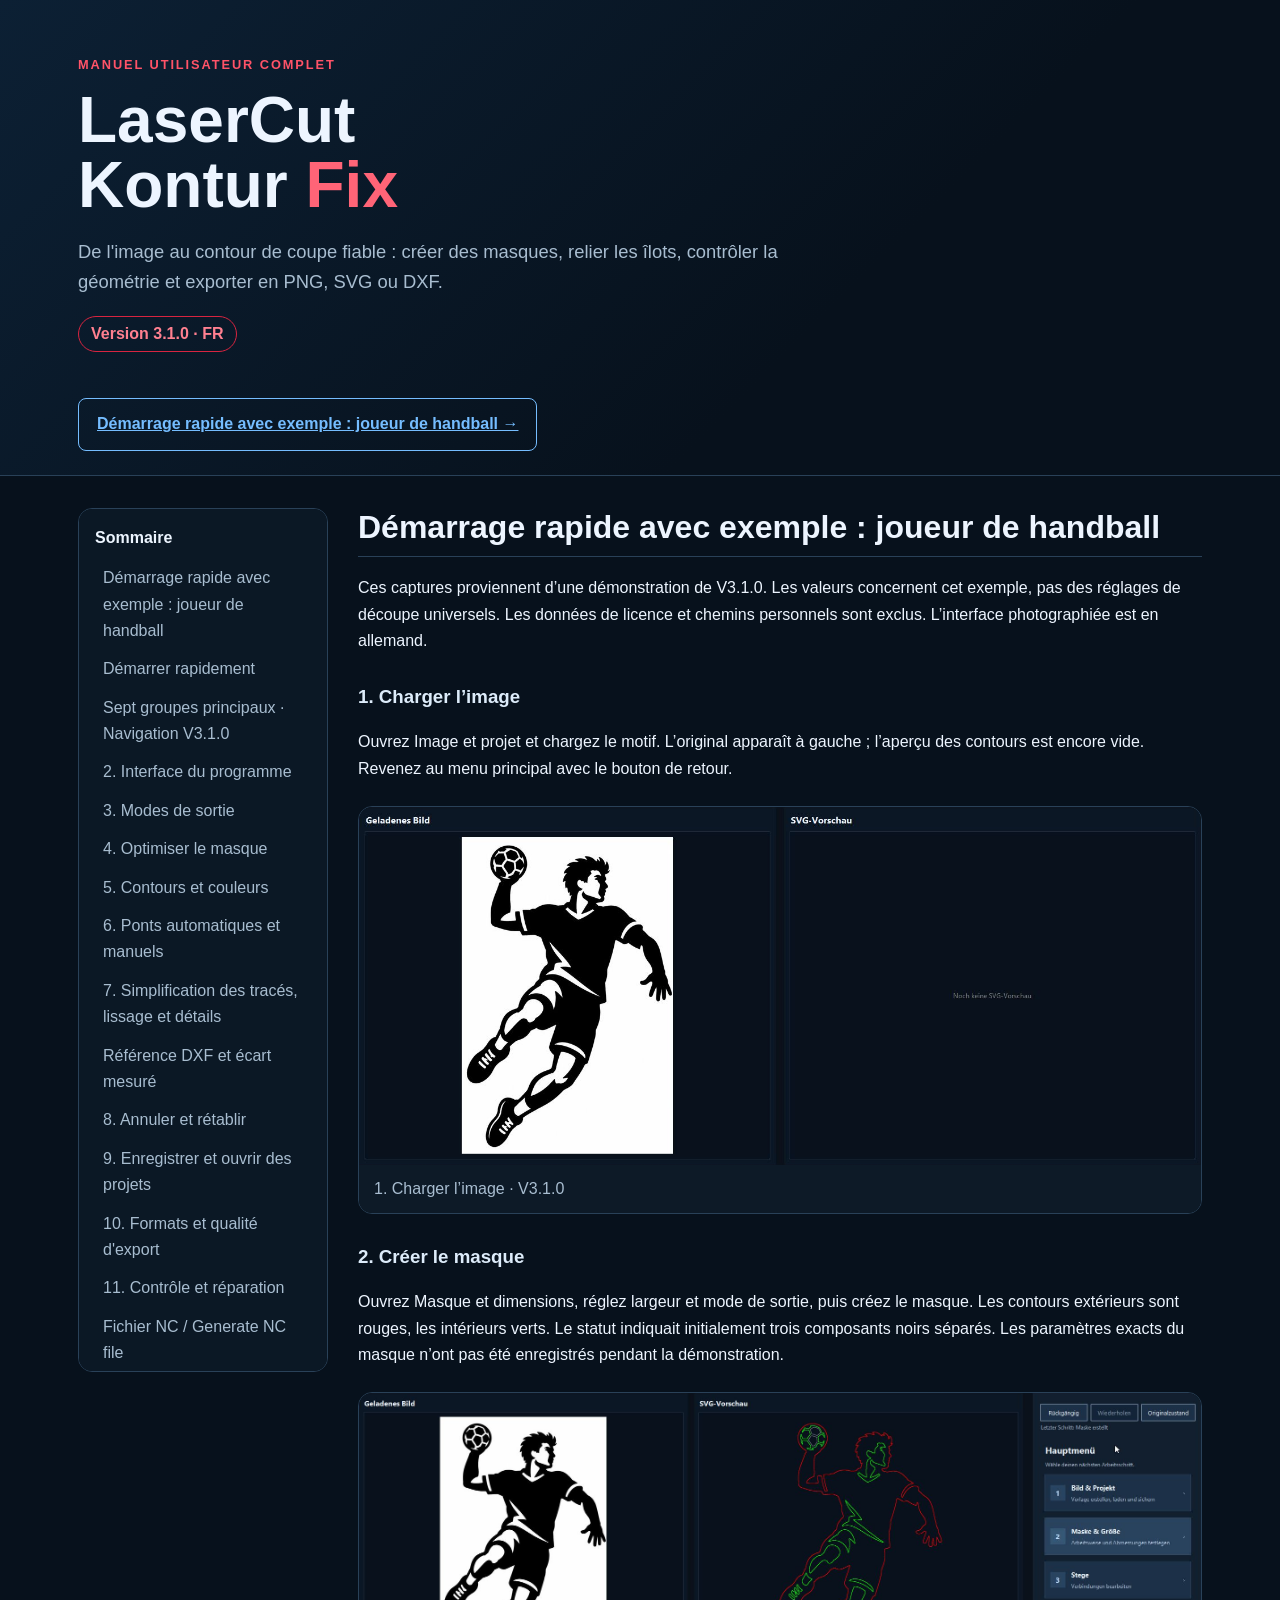
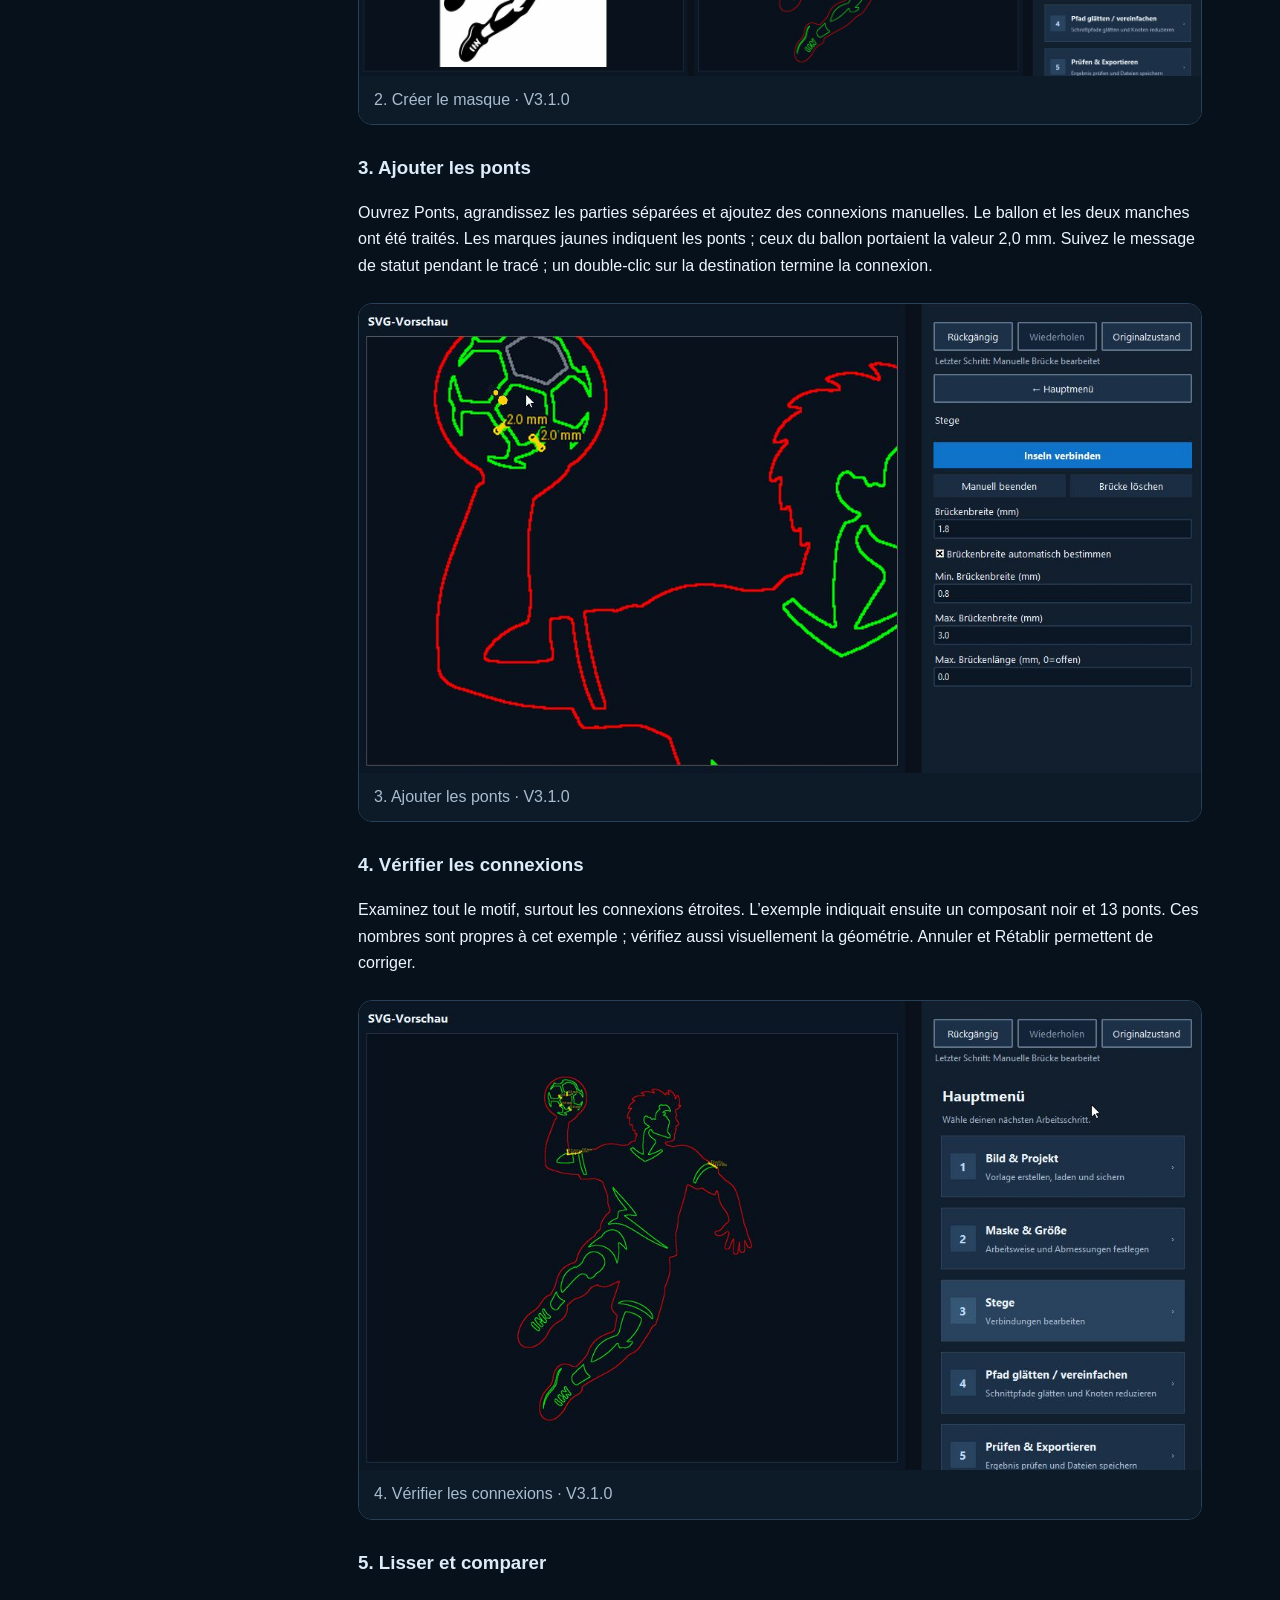
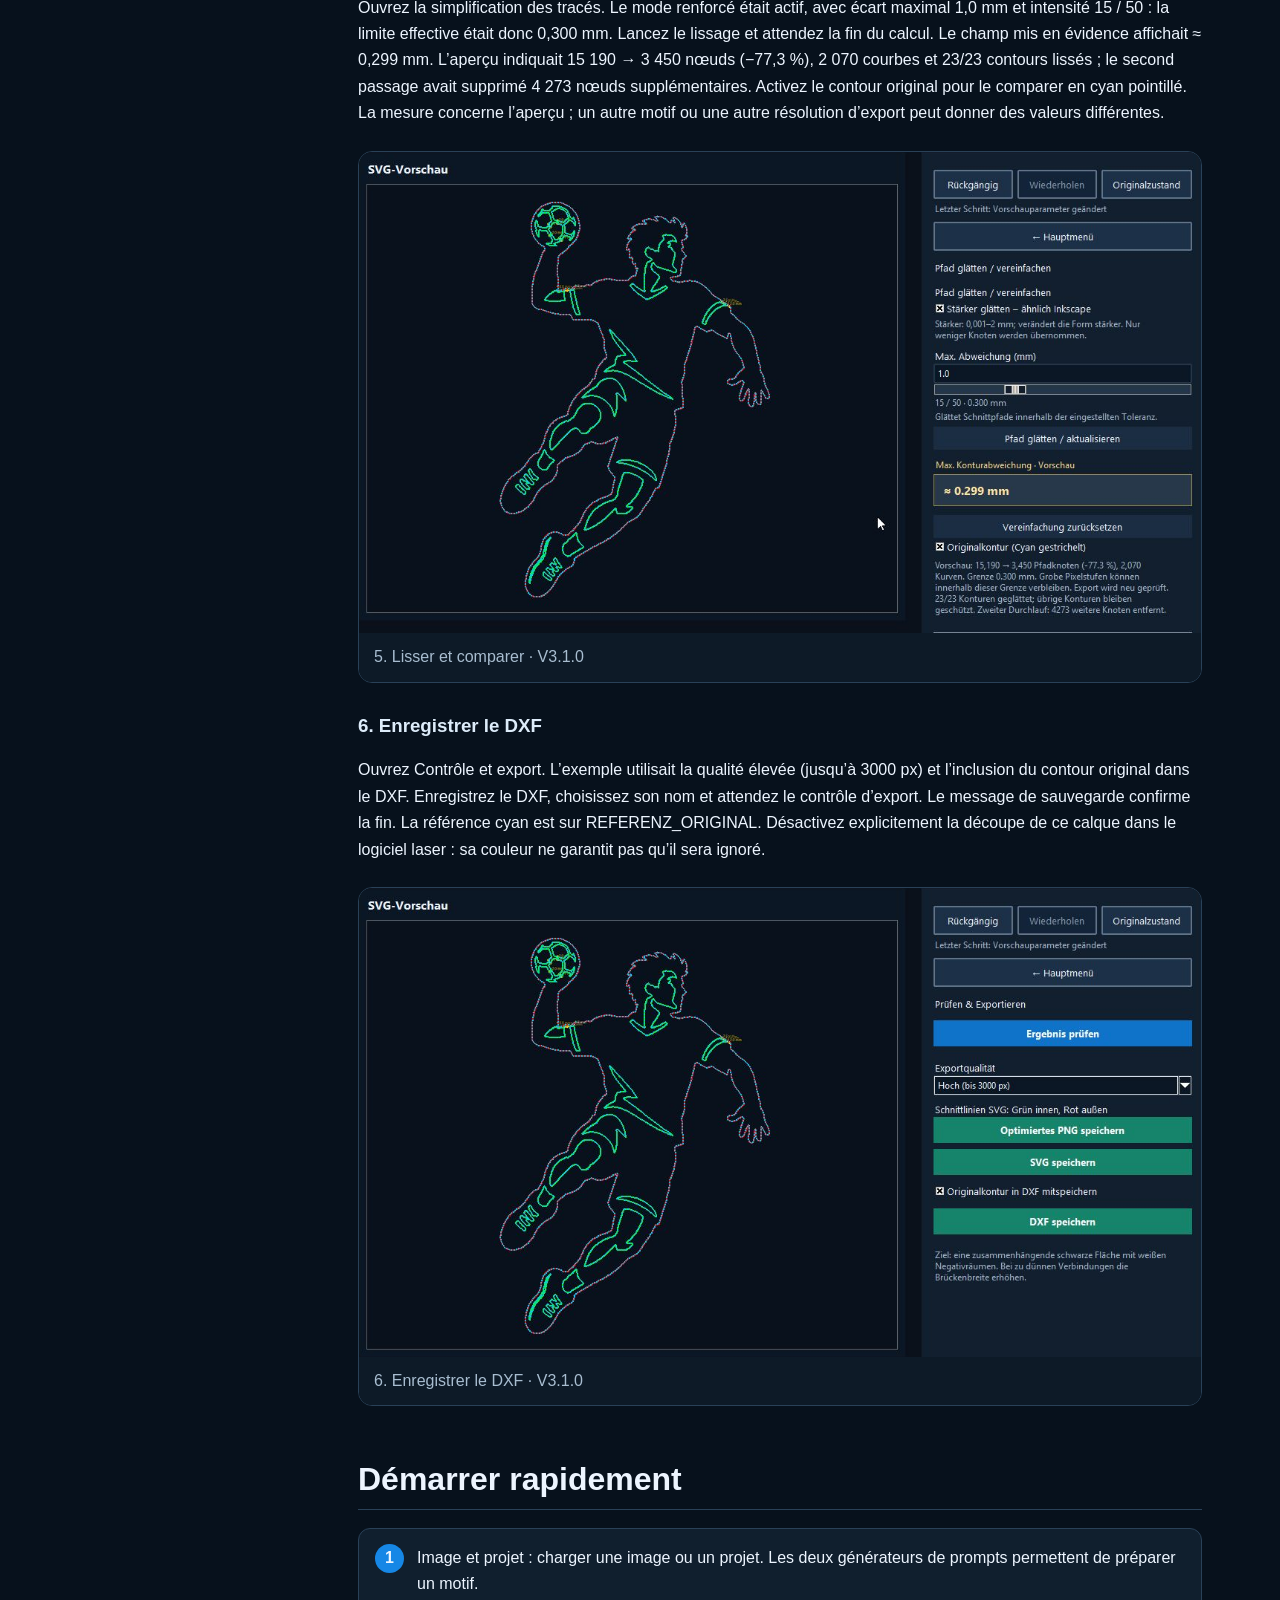
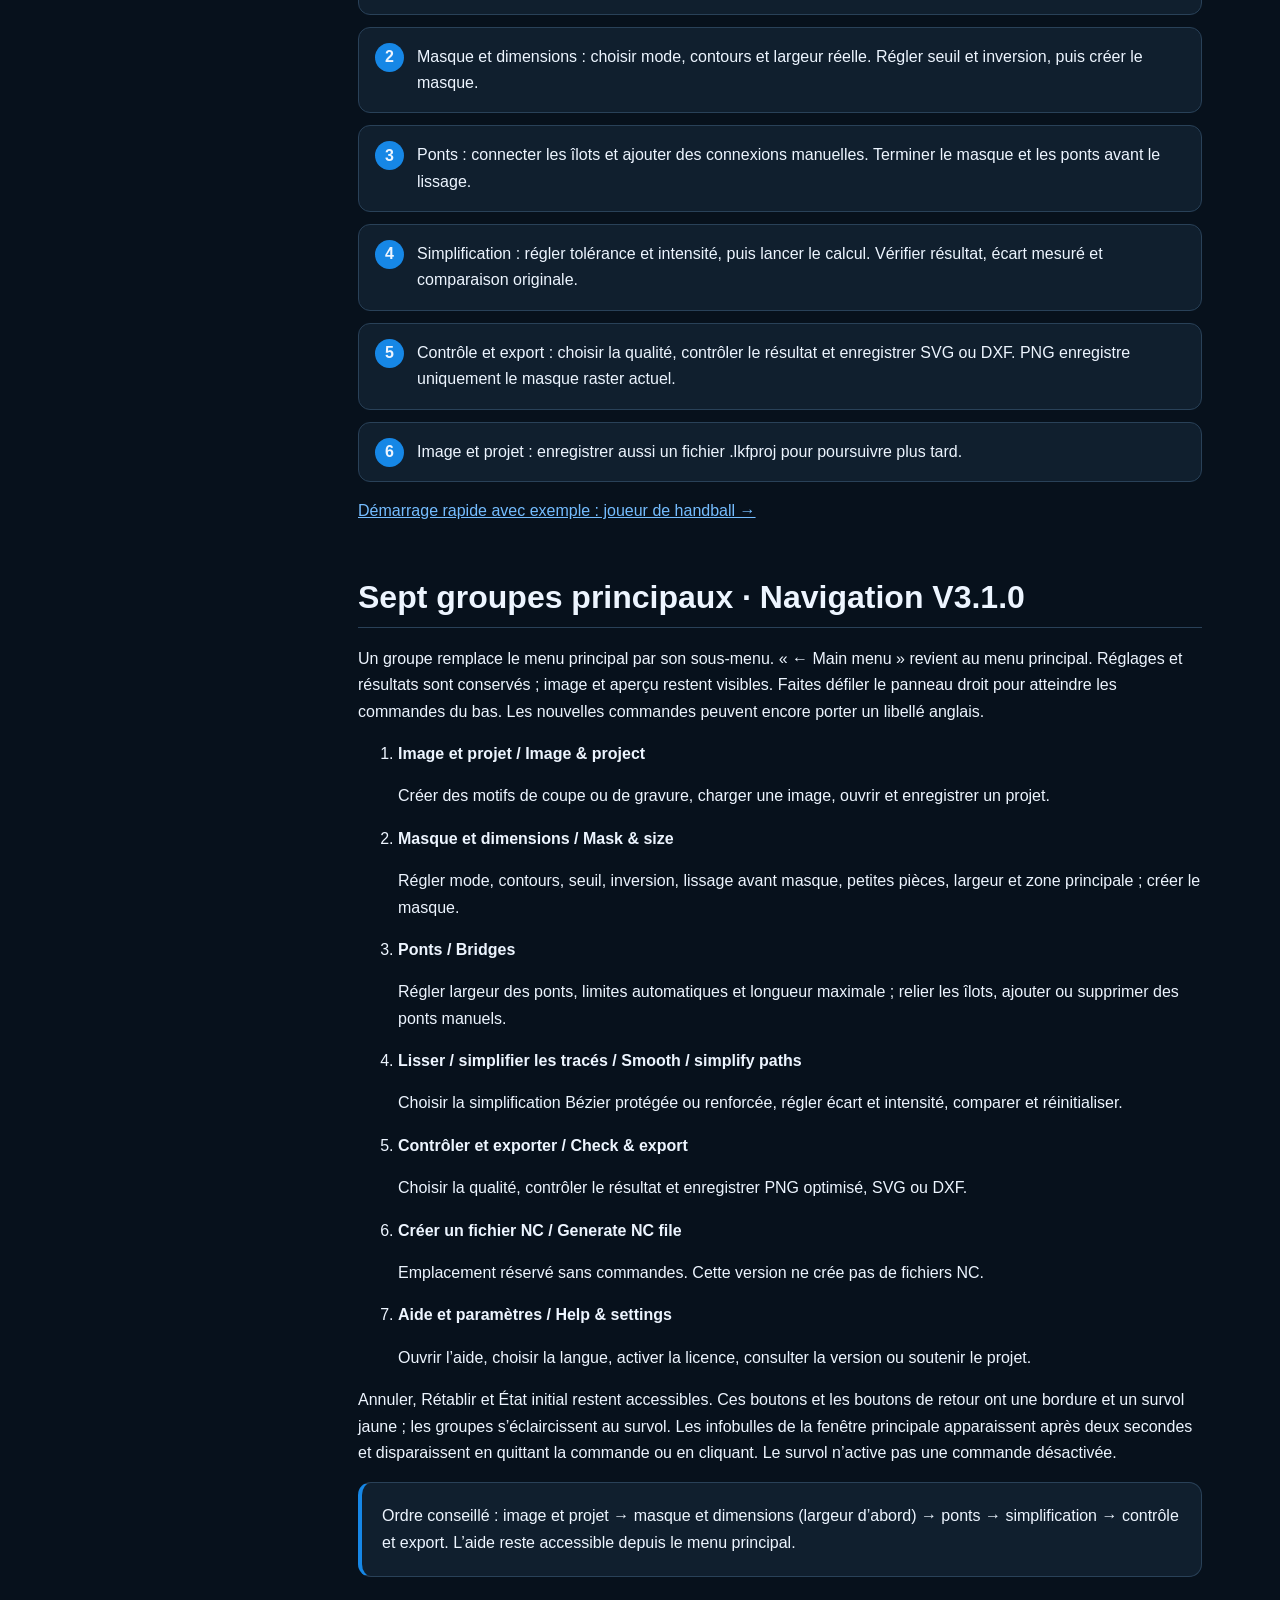
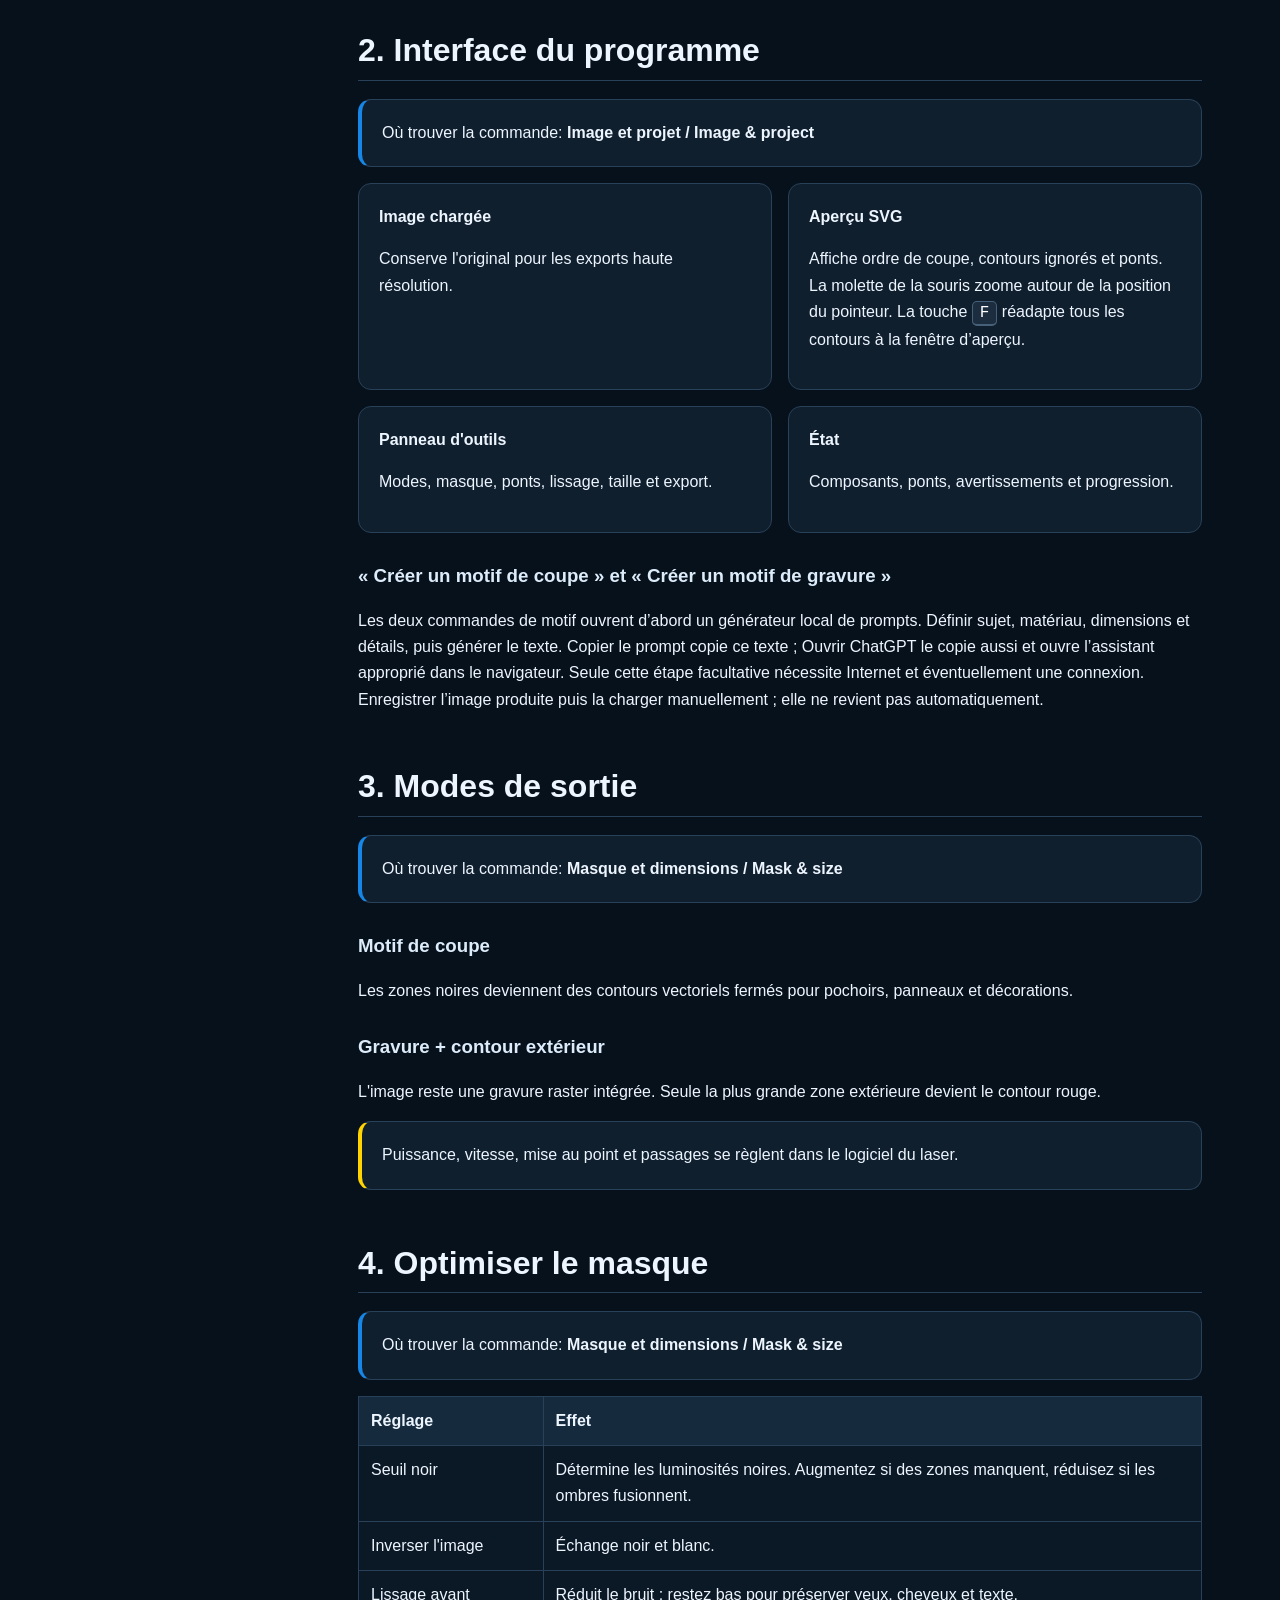
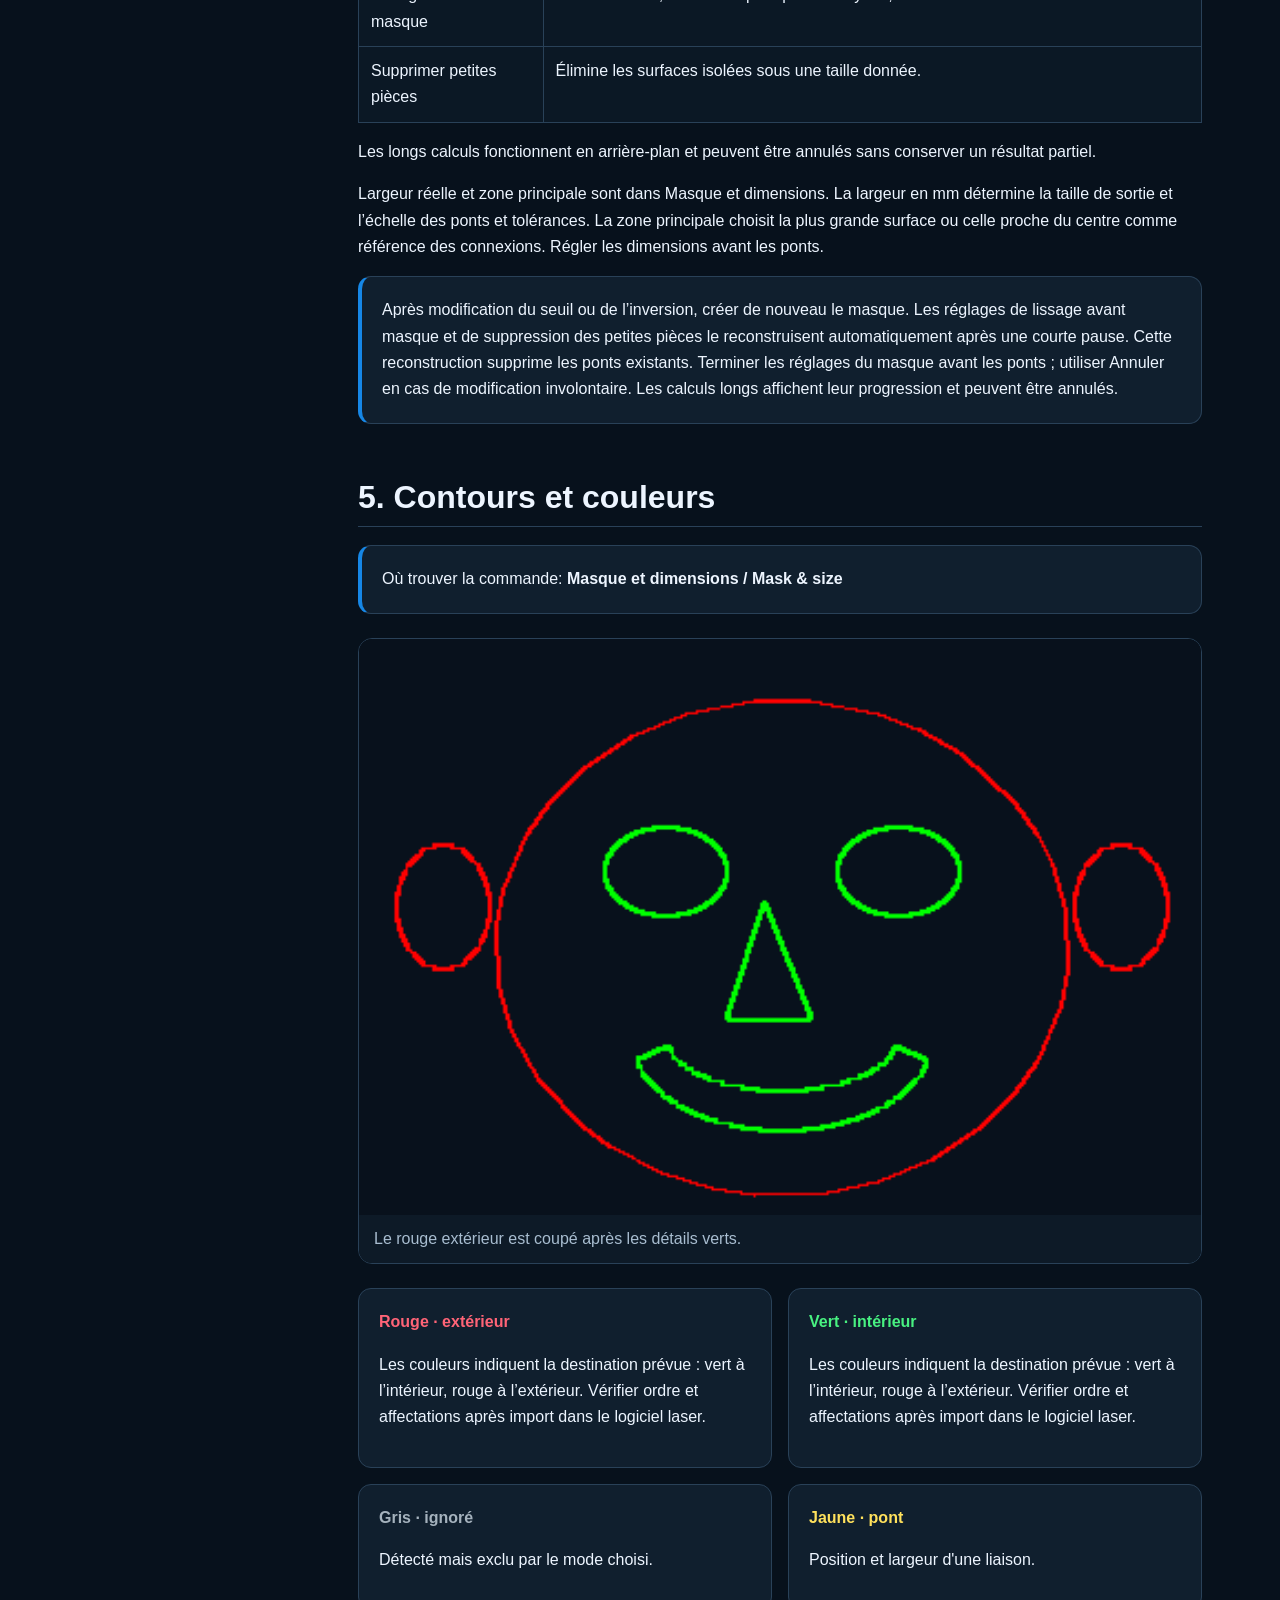
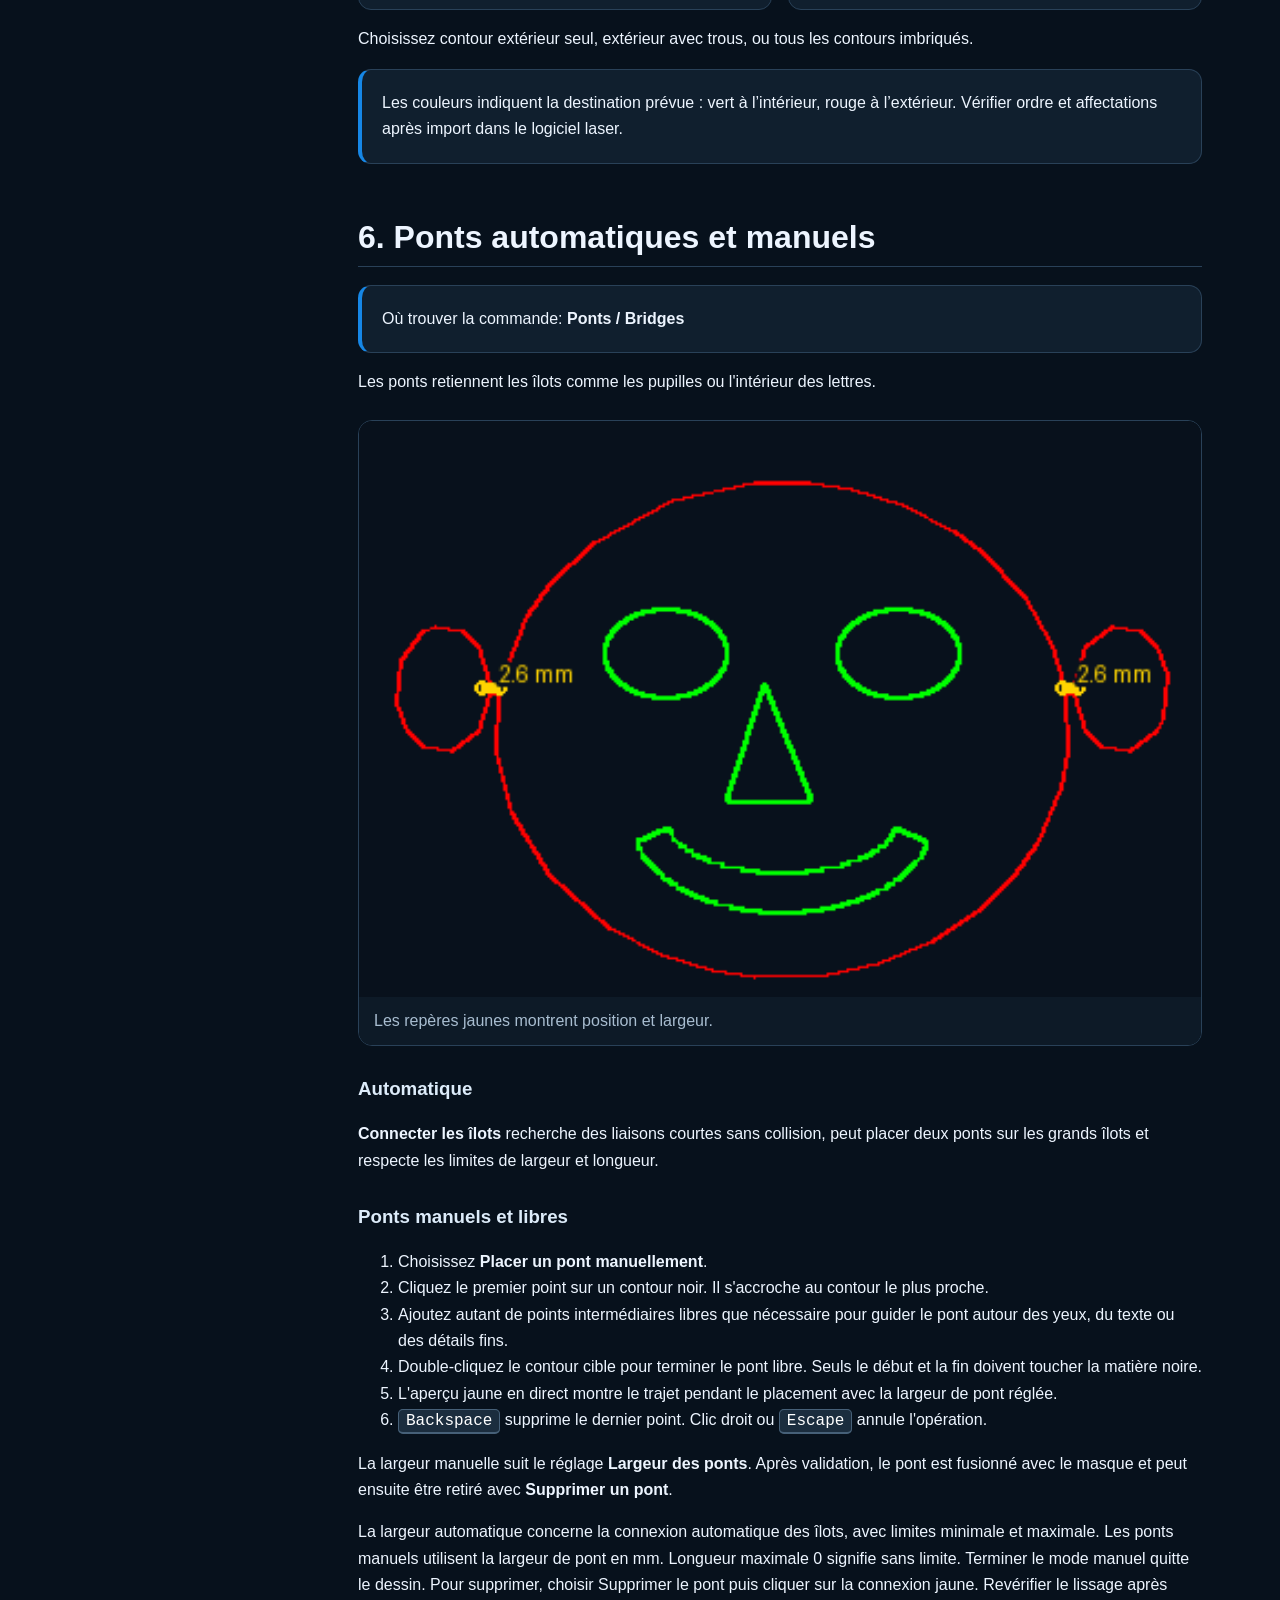
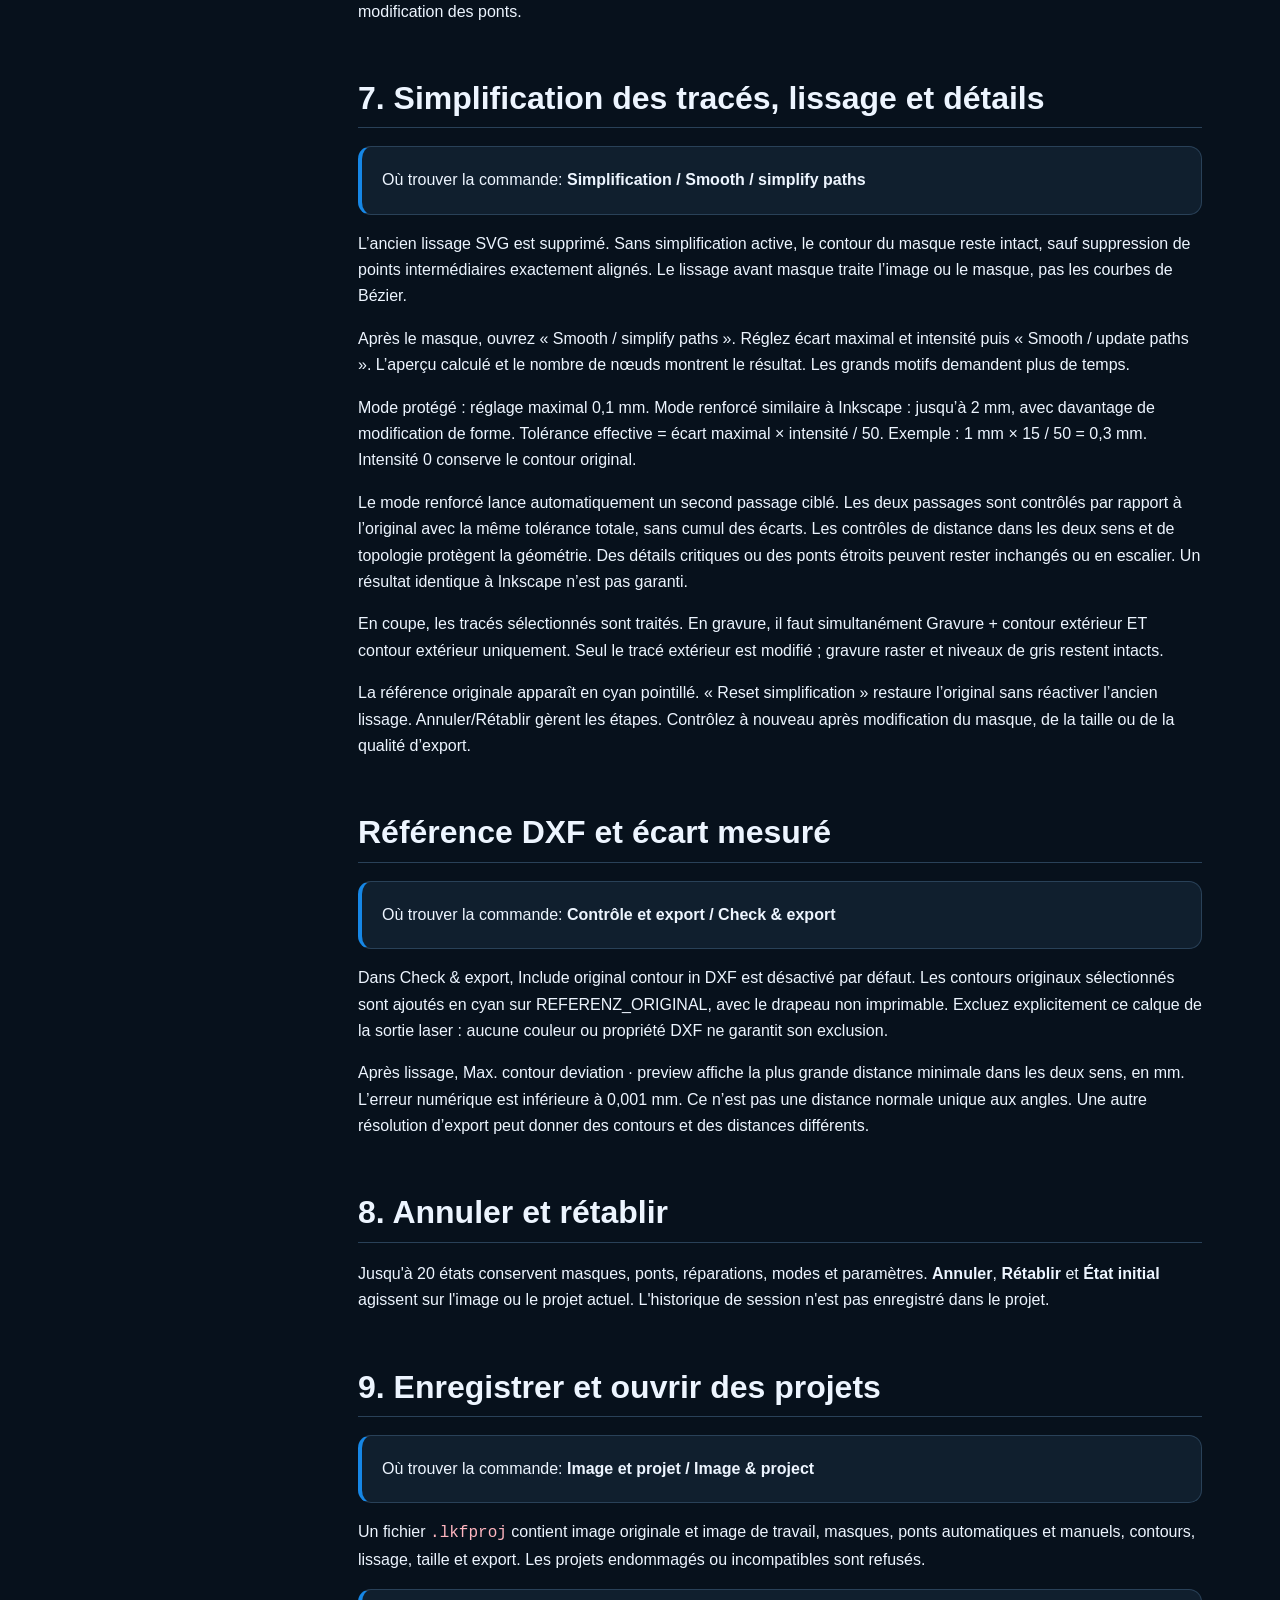
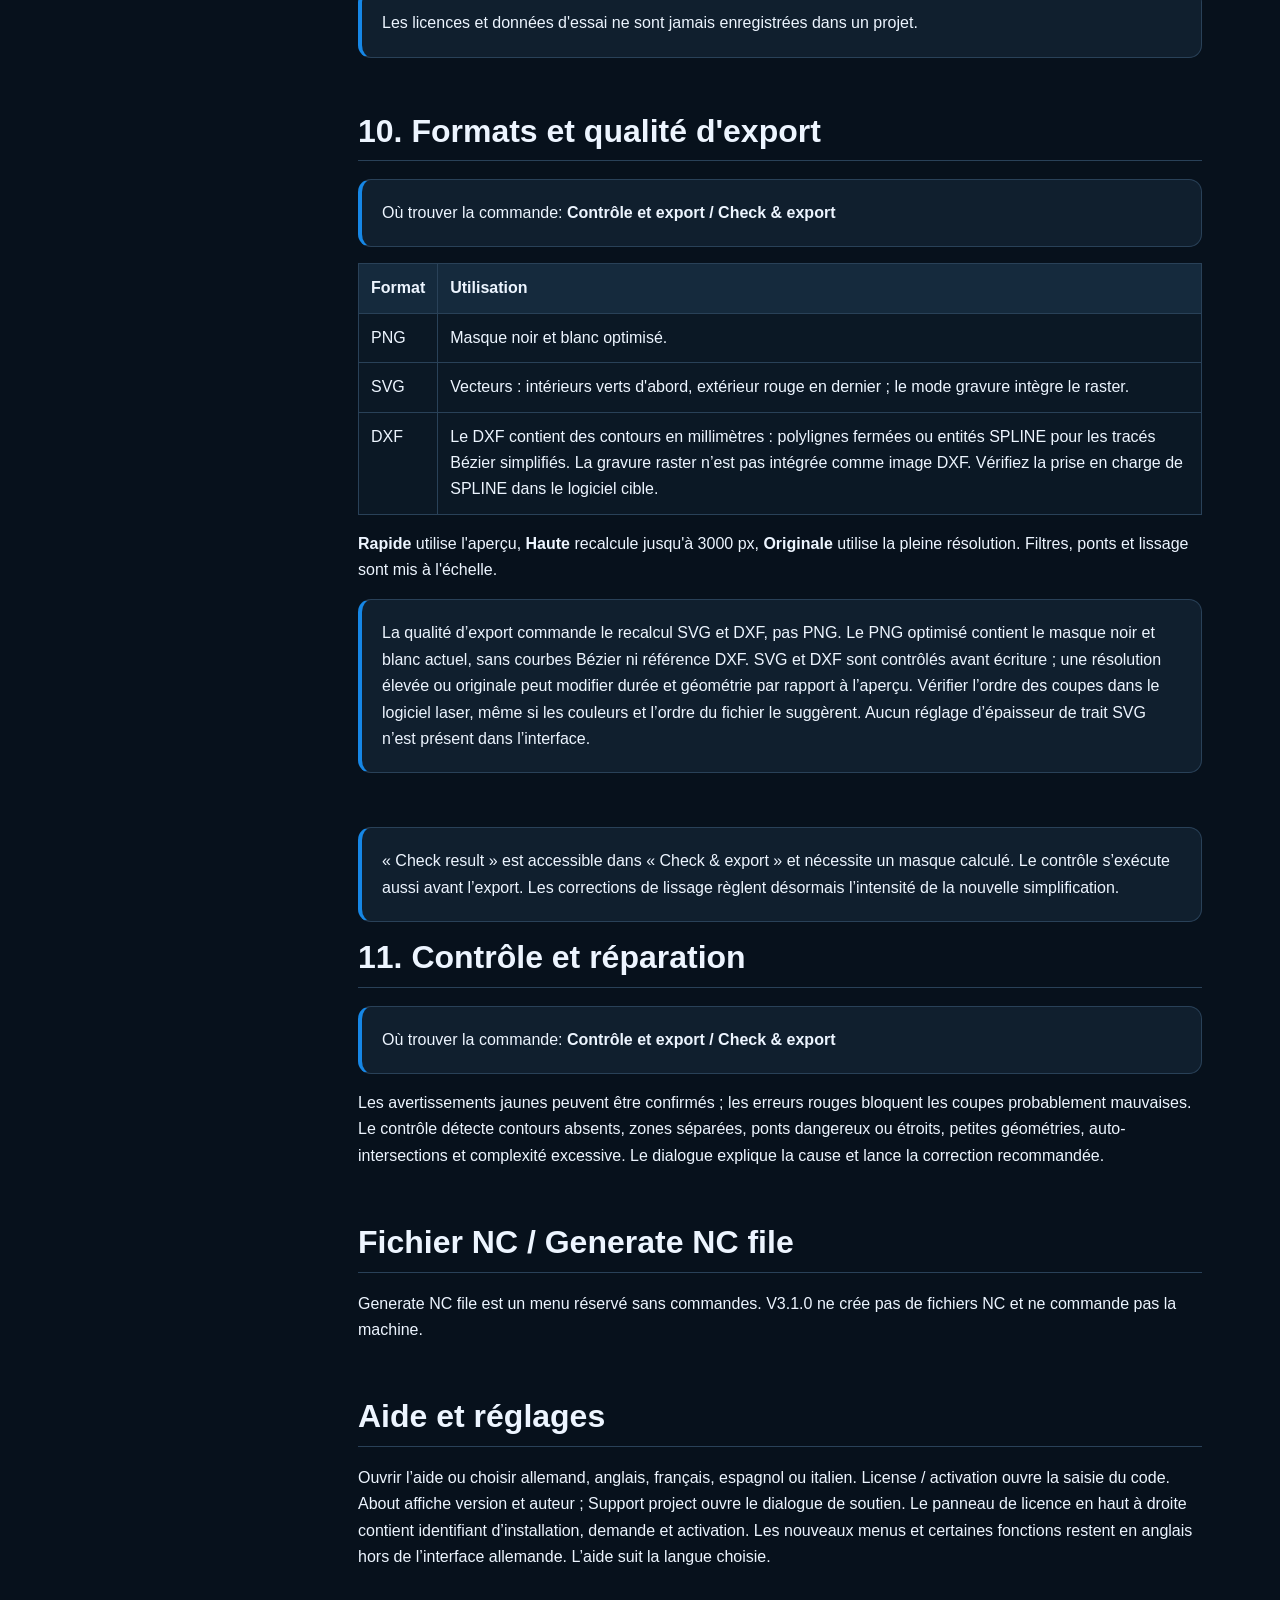
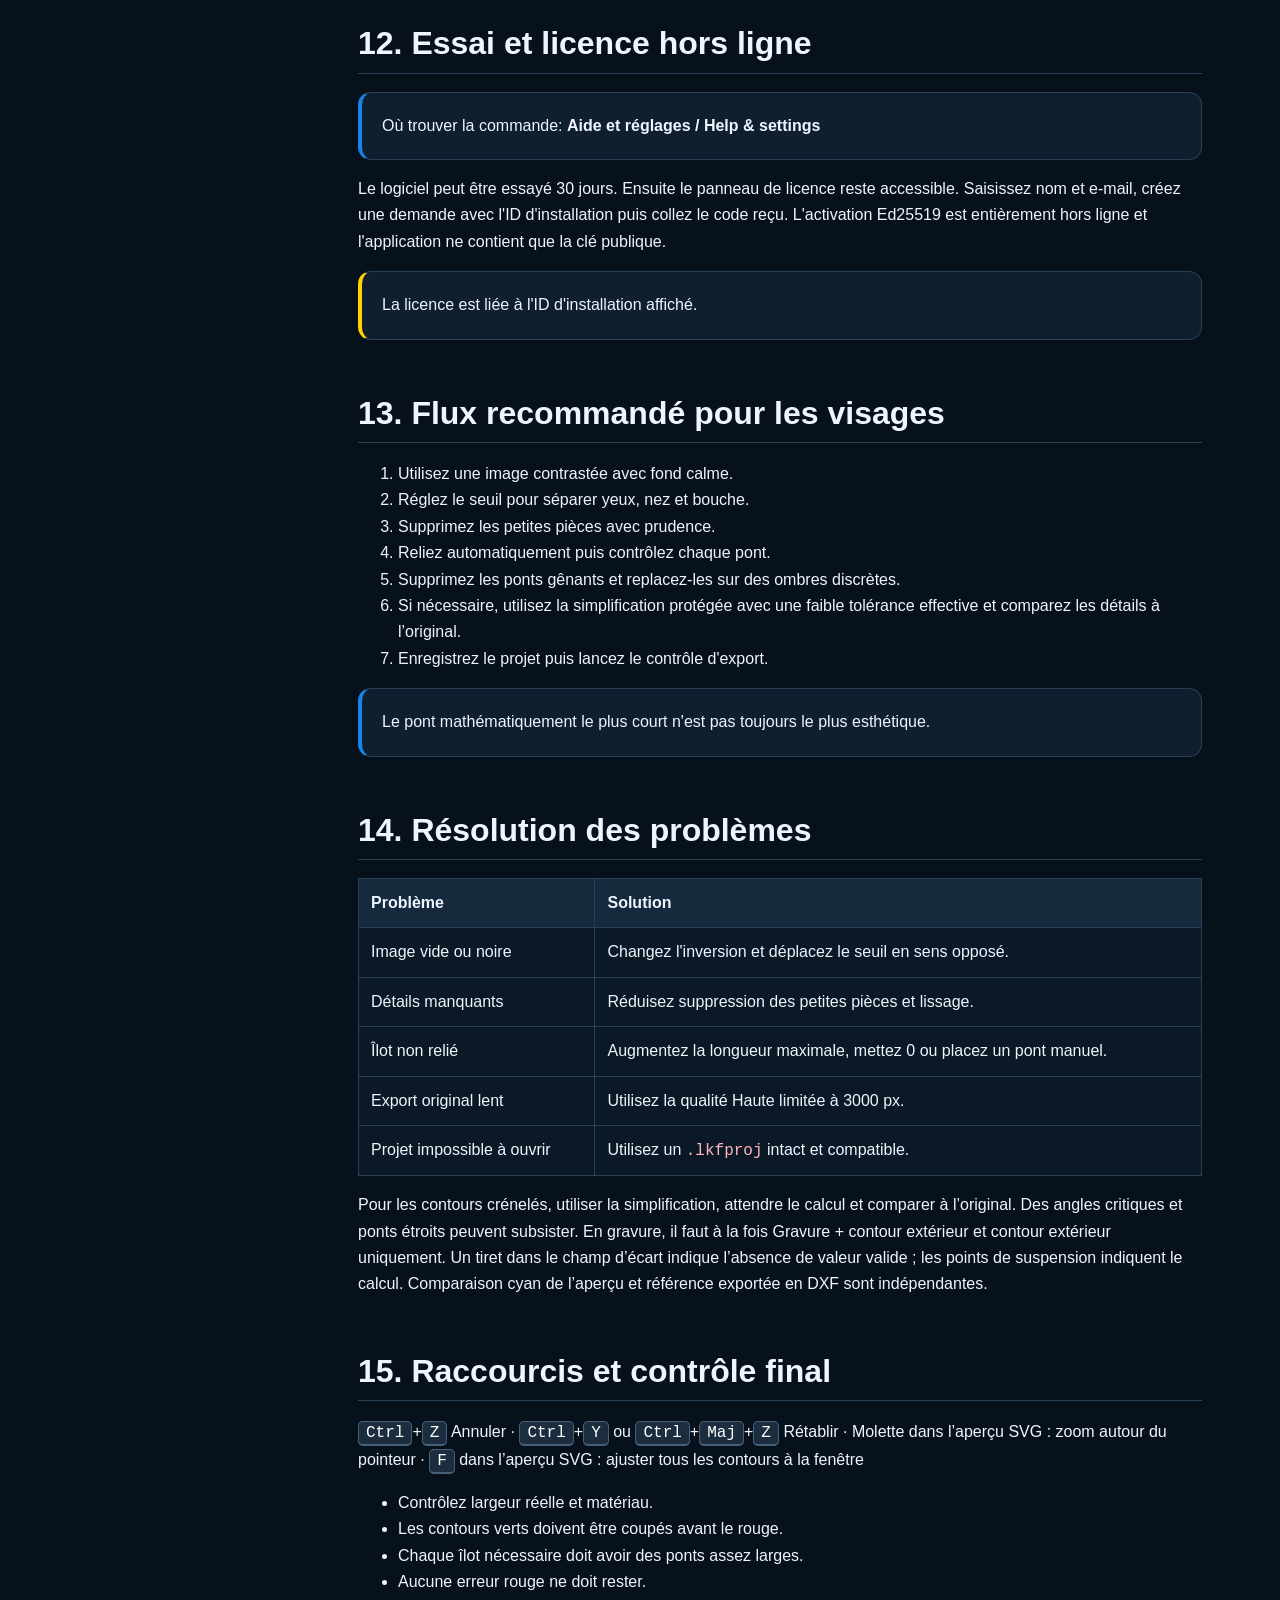
<file: help/fr/index.html>
<!doctype html><html lang="fr"><head><meta charset="utf-8"><meta name="viewport" content="width=device-width,initial-scale=1"><title>LaserCut KonturFix 3.1.0 – Manuel utilisateur complet</title><link rel="stylesheet" href="../help.css"><style>nav{max-height:calc(100vh - 36px);overflow-y:auto}.start-link{display:inline-block;padding:12px 18px;border:1px solid #75bdff;border-radius:8px;font-weight:700} @media(max-width:850px){nav{max-height:none}} @media print{.start-link{display:none}}</style></head><body><header class="top"><div class="hero"><div class="eyebrow">Manuel utilisateur complet</div><h1>LaserCut<br>Kontur <span class="red">Fix</span></h1><p class="sub">De l'image au contour de coupe fiable : créer des masques, relier les îlots, contrôler la géométrie et exporter en PNG, SVG ou DXF.</p><span class="version">Version 3.1.0 · FR</span></div><p class="hero" style="padding-top:0;padding-bottom:24px"><a class="start-link" href="#worked-example">Démarrage rapide avec exemple : joueur de handball →</a></p></header><div class="layout"><nav aria-label="Sommaire"><strong>Sommaire</strong><a href="#worked-example">Démarrage rapide avec exemple : joueur de handball</a><a href="#quickstart">Démarrer rapidement</a><a href="#navigation-v310">Sept groupes principaux · Navigation V3.1.0</a><a href="#interface">2. Interface du programme</a><a href="#modes">3. Modes de sortie</a><a href="#mask">4. Optimiser le masque</a><a href="#contours">5. Contours et couleurs</a><a href="#bridges">6. Ponts automatiques et manuels</a><a href="#smoothing">7. Simplification des tracés, lissage et détails</a><a href="#reference-distance">Référence DXF et écart mesuré</a><a href="#history">8. Annuler et rétablir</a><a href="#projects">9. Enregistrer et ouvrir des projets</a><a href="#export">10. Formats et qualité d'export</a><a href="#validation">11. Contrôle et réparation</a><a href="#nc-placeholder">Fichier NC / Generate NC file</a><a href="#help-settings">Aide et réglages</a><a href="#licence">12. Essai et licence hors ligne</a><a href="#faces">13. Flux recommandé pour les visages</a><a href="#troubleshooting">14. Résolution des problèmes</a><a href="#shortcuts">15. Raccourcis et contrôle final</a></nav><main>
<section id="worked-example"><h2>Démarrage rapide avec exemple : joueur de handball</h2><p>Ces captures proviennent d’une démonstration de V3.1.0. Les valeurs concernent cet exemple, pas des réglages de découpe universels. Les données de licence et chemins personnels sont exclus. L’interface photographiée est en allemand.</p><h3>1. Charger l’image</h3><p>Ouvrez Image et projet et chargez le motif. L’original apparaît à gauche ; l’aperçu des contours est encore vide. Revenez au menu principal avec le bouton de retour.</p><figure><a href="../screenshots/load.png"><img loading="lazy" src="../screenshots/load.png" alt="Charger l’image"></a><figcaption>1. Charger l’image · V3.1.0</figcaption></figure><h3>2. Créer le masque</h3><p>Ouvrez Masque et dimensions, réglez largeur et mode de sortie, puis créez le masque. Les contours extérieurs sont rouges, les intérieurs verts. Le statut indiquait initialement trois composants noirs séparés. Les paramètres exacts du masque n’ont pas été enregistrés pendant la démonstration.</p><figure><a href="../screenshots/mask.png"><img loading="lazy" src="../screenshots/mask.png" alt="Créer le masque"></a><figcaption>2. Créer le masque · V3.1.0</figcaption></figure><h3>3. Ajouter les ponts</h3><p>Ouvrez Ponts, agrandissez les parties séparées et ajoutez des connexions manuelles. Le ballon et les deux manches ont été traités. Les marques jaunes indiquent les ponts ; ceux du ballon portaient la valeur 2,0 mm. Suivez le message de statut pendant le tracé ; un double-clic sur la destination termine la connexion.</p><figure><a href="../screenshots/bridges.png"><img loading="lazy" src="../screenshots/bridges.png" alt="Ajouter les ponts"></a><figcaption>3. Ajouter les ponts · V3.1.0</figcaption></figure><h3>4. Vérifier les connexions</h3><p>Examinez tout le motif, surtout les connexions étroites. L’exemple indiquait ensuite un composant noir et 13 ponts. Ces nombres sont propres à cet exemple ; vérifiez aussi visuellement la géométrie. Annuler et Rétablir permettent de corriger.</p><figure><a href="../screenshots/connected.png"><img loading="lazy" src="../screenshots/connected.png" alt="Vérifier les connexions"></a><figcaption>4. Vérifier les connexions · V3.1.0</figcaption></figure><h3>5. Lisser et comparer</h3><p>Ouvrez la simplification des tracés. Le mode renforcé était actif, avec écart maximal 1,0 mm et intensité 15 / 50 : la limite effective était donc 0,300 mm. Lancez le lissage et attendez la fin du calcul. Le champ mis en évidence affichait ≈ 0,299 mm. L’aperçu indiquait 15 190 → 3 450 nœuds (−77,3 %), 2 070 courbes et 23/23 contours lissés ; le second passage avait supprimé 4 273 nœuds supplémentaires. Activez le contour original pour le comparer en cyan pointillé. La mesure concerne l’aperçu ; un autre motif ou une autre résolution d’export peut donner des valeurs différentes.</p><figure><a href="../screenshots/smooth.png"><img loading="lazy" src="../screenshots/smooth.png" alt="Lisser et comparer"></a><figcaption>5. Lisser et comparer · V3.1.0</figcaption></figure><h3>6. Enregistrer le DXF</h3><p>Ouvrez Contrôle et export. L’exemple utilisait la qualité élevée (jusqu’à 3000 px) et l’inclusion du contour original dans le DXF. Enregistrez le DXF, choisissez son nom et attendez le contrôle d’export. Le message de sauvegarde confirme la fin. La référence cyan est sur REFERENZ_ORIGINAL. Désactivez explicitement la découpe de ce calque dans le logiciel laser : sa couleur ne garantit pas qu’il sera ignoré.</p><figure><a href="../screenshots/export.png"><img loading="lazy" src="../screenshots/export.png" alt="Enregistrer le DXF"></a><figcaption>6. Enregistrer le DXF · V3.1.0</figcaption></figure></section>
<section id="quickstart"><h2>Démarrer rapidement</h2><div class="steps"><div class="step">Image et projet : charger une image ou un projet. Les deux générateurs de prompts permettent de préparer un motif.</div><div class="step">Masque et dimensions : choisir mode, contours et largeur réelle. Régler seuil et inversion, puis créer le masque.</div><div class="step">Ponts : connecter les îlots et ajouter des connexions manuelles. Terminer le masque et les ponts avant le lissage.</div><div class="step">Simplification : régler tolérance et intensité, puis lancer le calcul. Vérifier résultat, écart mesuré et comparaison originale.</div><div class="step">Contrôle et export : choisir la qualité, contrôler le résultat et enregistrer SVG ou DXF. PNG enregistre uniquement le masque raster actuel.</div><div class="step">Image et projet : enregistrer aussi un fichier .lkfproj pour poursuivre plus tard.</div></div><p><a href="#worked-example">Démarrage rapide avec exemple : joueur de handball →</a></p></section>
<section id="navigation-v310"><h2>Sept groupes principaux · Navigation V3.1.0</h2><p>Un groupe remplace le menu principal par son sous-menu. « ← Main menu » revient au menu principal. Réglages et résultats sont conservés ; image et aperçu restent visibles. Faites défiler le panneau droit pour atteindre les commandes du bas. Les nouvelles commandes peuvent encore porter un libellé anglais.</p><ol><li><strong>Image et projet / Image & project</strong><p>Créer des motifs de coupe ou de gravure, charger une image, ouvrir et enregistrer un projet.</p></li><li><strong>Masque et dimensions / Mask & size</strong><p>Régler mode, contours, seuil, inversion, lissage avant masque, petites pièces, largeur et zone principale ; créer le masque.</p></li><li><strong>Ponts / Bridges</strong><p>Régler largeur des ponts, limites automatiques et longueur maximale ; relier les îlots, ajouter ou supprimer des ponts manuels.</p></li><li><strong>Lisser / simplifier les tracés / Smooth / simplify paths</strong><p>Choisir la simplification Bézier protégée ou renforcée, régler écart et intensité, comparer et réinitialiser.</p></li><li><strong>Contrôler et exporter / Check & export</strong><p>Choisir la qualité, contrôler le résultat et enregistrer PNG optimisé, SVG ou DXF.</p></li><li><strong>Créer un fichier NC / Generate NC file</strong><p>Emplacement réservé sans commandes. Cette version ne crée pas de fichiers NC.</p></li><li><strong>Aide et paramètres / Help & settings</strong><p>Ouvrir l’aide, choisir la langue, activer la licence, consulter la version ou soutenir le projet.</p></li></ol><p>Annuler, Rétablir et État initial restent accessibles. Ces boutons et les boutons de retour ont une bordure et un survol jaune ; les groupes s’éclaircissent au survol. Les infobulles de la fenêtre principale apparaissent après deux secondes et disparaissent en quittant la commande ou en cliquant. Le survol n’active pas une commande désactivée.</p><div class="note">Ordre conseillé : image et projet → masque et dimensions (largeur d’abord) → ponts → simplification → contrôle et export. L’aide reste accessible depuis le menu principal.</div></section>
<section id="interface"><h2>2. Interface du programme</h2><p class="note">Où trouver la commande: <strong>Image et projet / Image &amp; project</strong></p><div class="grid"><div class="card"><b>Image chargée</b><p>Conserve l'original pour les exports haute résolution.</p></div><div class="card"><b>Aperçu SVG</b><p>Affiche ordre de coupe, contours ignorés et ponts. La molette de la souris zoome autour de la position du pointeur. La touche <kbd>F</kbd> réadapte tous les contours à la fenêtre d’aperçu.</p></div><div class="card"><b>Panneau d'outils</b><p>Modes, masque, ponts, lissage, taille et export.</p></div><div class="card"><b>État</b><p>Composants, ponts, avertissements et progression.</p></div></div><h3>« Créer un motif de coupe » et « Créer un motif de gravure »</h3><p>Les deux commandes de motif ouvrent d’abord un générateur local de prompts. Définir sujet, matériau, dimensions et détails, puis générer le texte. Copier le prompt copie ce texte ; Ouvrir ChatGPT le copie aussi et ouvre l’assistant approprié dans le navigateur. Seule cette étape facultative nécessite Internet et éventuellement une connexion. Enregistrer l’image produite puis la charger manuellement ; elle ne revient pas automatiquement.</p></section>
<section id="modes"><h2>3. Modes de sortie</h2><p class="note">Où trouver la commande: <strong>Masque et dimensions / Mask &amp; size</strong></p><h3>Motif de coupe</h3><p>Les zones noires deviennent des contours vectoriels fermés pour pochoirs, panneaux et décorations.</p><h3>Gravure + contour extérieur</h3><p>L'image reste une gravure raster intégrée. Seule la plus grande zone extérieure devient le contour rouge.</p><div class="warning">Puissance, vitesse, mise au point et passages se règlent dans le logiciel du laser.</div></section>
<section id="mask"><h2>4. Optimiser le masque</h2><p class="note">Où trouver la commande: <strong>Masque et dimensions / Mask &amp; size</strong></p><table><tr><th>Réglage</th><th>Effet</th></tr><tr><td>Seuil noir</td><td>Détermine les luminosités noires. Augmentez si des zones manquent, réduisez si les ombres fusionnent.</td></tr><tr><td>Inverser l'image</td><td>Échange noir et blanc.</td></tr><tr><td>Lissage avant masque</td><td>Réduit le bruit ; restez bas pour préserver yeux, cheveux et texte.</td></tr><tr><td>Supprimer petites pièces</td><td>Élimine les surfaces isolées sous une taille donnée.</td></tr></table><p>Les longs calculs fonctionnent en arrière-plan et peuvent être annulés sans conserver un résultat partiel.</p><p>Largeur réelle et zone principale sont dans Masque et dimensions. La largeur en mm détermine la taille de sortie et l’échelle des ponts et tolérances. La zone principale choisit la plus grande surface ou celle proche du centre comme référence des connexions. Régler les dimensions avant les ponts.</p><div class="note">Après modification du seuil ou de l’inversion, créer de nouveau le masque. Les réglages de lissage avant masque et de suppression des petites pièces le reconstruisent automatiquement après une courte pause. Cette reconstruction supprime les ponts existants. Terminer les réglages du masque avant les ponts ; utiliser Annuler en cas de modification involontaire. Les calculs longs affichent leur progression et peuvent être annulés.</div></section>
<section id="contours"><h2>5. Contours et couleurs</h2><p class="note">Où trouver la commande: <strong>Masque et dimensions / Mask &amp; size</strong></p><figure><img src="images/konturfarben.png" alt="Contours rouges et verts"><figcaption>Le rouge extérieur est coupé après les détails verts.</figcaption></figure><div class="grid"><div class="card"><b class="red">Rouge · extérieur</b><p>Les couleurs indiquent la destination prévue : vert à l’intérieur, rouge à l’extérieur. Vérifier ordre et affectations après import dans le logiciel laser.</p></div><div class="card"><b class="green">Vert · intérieur</b><p>Les couleurs indiquent la destination prévue : vert à l’intérieur, rouge à l’extérieur. Vérifier ordre et affectations après import dans le logiciel laser.</p></div><div class="card"><b class="gray">Gris · ignoré</b><p>Détecté mais exclu par le mode choisi.</p></div><div class="card"><b class="yellow">Jaune · pont</b><p>Position et largeur d'une liaison.</p></div></div><p>Choisissez contour extérieur seul, extérieur avec trous, ou tous les contours imbriqués.</p><div class="note">Les couleurs indiquent la destination prévue : vert à l’intérieur, rouge à l’extérieur. Vérifier ordre et affectations après import dans le logiciel laser.</div></section>
<section id="bridges"><h2>6. Ponts automatiques et manuels</h2><p class="note">Où trouver la commande: <strong>Ponts / Bridges</strong></p><p>Les ponts retiennent les îlots comme les pupilles ou l'intérieur des lettres.</p><figure><img src="images/bruecken_vorschau.png" alt="Ponts jaunes"><figcaption>Les repères jaunes montrent position et largeur.</figcaption></figure><h3>Automatique</h3><p><b>Connecter les îlots</b> recherche des liaisons courtes sans collision, peut placer deux ponts sur les grands îlots et respecte les limites de largeur et longueur.</p><h3>Ponts manuels et libres</h3><ol><li>Choisissez <b>Placer un pont manuellement</b>.</li><li>Cliquez le premier point sur un contour noir. Il s'accroche au contour le plus proche.</li><li>Ajoutez autant de points intermédiaires libres que nécessaire pour guider le pont autour des yeux, du texte ou des détails fins.</li><li>Double-cliquez le contour cible pour terminer le pont libre. Seuls le début et la fin doivent toucher la matière noire.</li><li>L'aperçu jaune en direct montre le trajet pendant le placement avec la largeur de pont réglée.</li><li><kbd>Backspace</kbd> supprime le dernier point. Clic droit ou <kbd>Escape</kbd> annule l'opération.</li></ol><p>La largeur manuelle suit le réglage <b>Largeur des ponts</b>. Après validation, le pont est fusionné avec le masque et peut ensuite être retiré avec <b>Supprimer un pont</b>.</p><p>La largeur automatique concerne la connexion automatique des îlots, avec limites minimale et maximale. Les ponts manuels utilisent la largeur de pont en mm. Longueur maximale 0 signifie sans limite. Terminer le mode manuel quitte le dessin. Pour supprimer, choisir Supprimer le pont puis cliquer sur la connexion jaune. Revérifier le lissage après modification des ponts.</p></section>
<section id="smoothing"><h2>7. Simplification des tracés, lissage et détails</h2><p class="note">Où trouver la commande: <strong>Simplification / Smooth / simplify paths</strong></p><p>L’ancien lissage SVG est supprimé. Sans simplification active, le contour du masque reste intact, sauf suppression de points intermédiaires exactement alignés. Le lissage avant masque traite l’image ou le masque, pas les courbes de Bézier.</p><p>Après le masque, ouvrez « Smooth / simplify paths ». Réglez écart maximal et intensité puis « Smooth / update paths ». L’aperçu calculé et le nombre de nœuds montrent le résultat. Les grands motifs demandent plus de temps.</p><p>Mode protégé : réglage maximal 0,1 mm. Mode renforcé similaire à Inkscape : jusqu’à 2 mm, avec davantage de modification de forme. Tolérance effective = écart maximal × intensité / 50. Exemple : 1 mm × 15 / 50 = 0,3 mm. Intensité 0 conserve le contour original.</p><p>Le mode renforcé lance automatiquement un second passage ciblé. Les deux passages sont contrôlés par rapport à l’original avec la même tolérance totale, sans cumul des écarts. Les contrôles de distance dans les deux sens et de topologie protègent la géométrie. Des détails critiques ou des ponts étroits peuvent rester inchangés ou en escalier. Un résultat identique à Inkscape n’est pas garanti.</p><p>En coupe, les tracés sélectionnés sont traités. En gravure, il faut simultanément Gravure + contour extérieur ET contour extérieur uniquement. Seul le tracé extérieur est modifié ; gravure raster et niveaux de gris restent intacts.</p><p>La référence originale apparaît en cyan pointillé. « Reset simplification » restaure l’original sans réactiver l’ancien lissage. Annuler/Rétablir gèrent les étapes. Contrôlez à nouveau après modification du masque, de la taille ou de la qualité d’export.</p></section>
<section id="reference-distance"><h2>Référence DXF et écart mesuré</h2><p class="note">Où trouver la commande: <strong>Contrôle et export / Check &amp; export</strong></p><p>Dans Check & export, Include original contour in DXF est désactivé par défaut. Les contours originaux sélectionnés sont ajoutés en cyan sur REFERENZ_ORIGINAL, avec le drapeau non imprimable. Excluez explicitement ce calque de la sortie laser : aucune couleur ou propriété DXF ne garantit son exclusion.</p><p>Après lissage, Max. contour deviation · preview affiche la plus grande distance minimale dans les deux sens, en mm. L’erreur numérique est inférieure à 0,001 mm. Ce n’est pas une distance normale unique aux angles. Une autre résolution d’export peut donner des contours et des distances différents.</p></section>
<section id="history"><h2>8. Annuler et rétablir</h2><p>Jusqu'à 20 états conservent masques, ponts, réparations, modes et paramètres. <b>Annuler</b>, <b>Rétablir</b> et <b>État initial</b> agissent sur l'image ou le projet actuel. L'historique de session n'est pas enregistré dans le projet.</p></section>
<section id="projects"><h2>9. Enregistrer et ouvrir des projets</h2><p class="note">Où trouver la commande: <strong>Image et projet / Image &amp; project</strong></p><p>Un fichier <code>.lkfproj</code> contient image originale et image de travail, masques, ponts automatiques et manuels, contours, lissage, taille et export. Les projets endommagés ou incompatibles sont refusés.</p><div class="note">Les licences et données d'essai ne sont jamais enregistrées dans un projet.</div></section>
<section id="export"><h2>10. Formats et qualité d'export</h2><p class="note">Où trouver la commande: <strong>Contrôle et export / Check &amp; export</strong></p><table><tr><th>Format</th><th>Utilisation</th></tr><tr><td>PNG</td><td>Masque noir et blanc optimisé.</td></tr><tr><td>SVG</td><td>Vecteurs : intérieurs verts d'abord, extérieur rouge en dernier ; le mode gravure intègre le raster.</td></tr><tr><td>DXF</td><td>Le DXF contient des contours en millimètres : polylignes fermées ou entités SPLINE pour les tracés Bézier simplifiés. La gravure raster n’est pas intégrée comme image DXF. Vérifiez la prise en charge de SPLINE dans le logiciel cible.</td></tr></table><p><b>Rapide</b> utilise l'aperçu, <b>Haute</b> recalcule jusqu'à 3000 px, <b>Originale</b> utilise la pleine résolution. Filtres, ponts et lissage sont mis à l'échelle.</p><div class="note">La qualité d’export commande le recalcul SVG et DXF, pas PNG. Le PNG optimisé contient le masque noir et blanc actuel, sans courbes Bézier ni référence DXF. SVG et DXF sont contrôlés avant écriture ; une résolution élevée ou originale peut modifier durée et géométrie par rapport à l’aperçu. Vérifier l’ordre des coupes dans le logiciel laser, même si les couleurs et l’ordre du fichier le suggèrent. Aucun réglage d’épaisseur de trait SVG n’est présent dans l’interface.</div></section>
<section id="validation"><div class="note">« Check result » est accessible dans « Check & export » et nécessite un masque calculé. Le contrôle s’exécute aussi avant l’export. Les corrections de lissage règlent désormais l’intensité de la nouvelle simplification.</div><h2>11. Contrôle et réparation</h2><p class="note">Où trouver la commande: <strong>Contrôle et export / Check &amp; export</strong></p><p>Les avertissements jaunes peuvent être confirmés ; les erreurs rouges bloquent les coupes probablement mauvaises. Le contrôle détecte contours absents, zones séparées, ponts dangereux ou étroits, petites géométries, auto-intersections et complexité excessive. Le dialogue explique la cause et lance la correction recommandée.</p></section>
<section id="nc-placeholder"><h2>Fichier NC / Generate NC file</h2><p>Generate NC file est un menu réservé sans commandes. V3.1.0 ne crée pas de fichiers NC et ne commande pas la machine.</p></section>
<section id="help-settings"><h2>Aide et réglages</h2><p>Ouvrir l’aide ou choisir allemand, anglais, français, espagnol ou italien. License / activation ouvre la saisie du code. About affiche version et auteur ; Support project ouvre le dialogue de soutien. Le panneau de licence en haut à droite contient identifiant d’installation, demande et activation. Les nouveaux menus et certaines fonctions restent en anglais hors de l’interface allemande. L’aide suit la langue choisie.</p></section>
<section id="licence"><h2>12. Essai et licence hors ligne</h2><p class="note">Où trouver la commande: <strong>Aide et réglages / Help &amp; settings</strong></p><p>Le logiciel peut être essayé 30 jours. Ensuite le panneau de licence reste accessible. Saisissez nom et e-mail, créez une demande avec l'ID d'installation puis collez le code reçu. L'activation Ed25519 est entièrement hors ligne et l'application ne contient que la clé publique.</p><div class="warning">La licence est liée à l'ID d'installation affiché.</div></section>
<section id="faces"><h2>13. Flux recommandé pour les visages</h2><ol><li>Utilisez une image contrastée avec fond calme.</li><li>Réglez le seuil pour séparer yeux, nez et bouche.</li><li>Supprimez les petites pièces avec prudence.</li><li>Reliez automatiquement puis contrôlez chaque pont.</li><li>Supprimez les ponts gênants et replacez-les sur des ombres discrètes.</li><li>Si nécessaire, utilisez la simplification protégée avec une faible tolérance effective et comparez les détails à l’original.</li><li>Enregistrez le projet puis lancez le contrôle d'export.</li></ol><div class="note">Le pont mathématiquement le plus court n'est pas toujours le plus esthétique.</div></section>
<section id="troubleshooting"><h2>14. Résolution des problèmes</h2><table><tr><th>Problème</th><th>Solution</th></tr><tr><td>Image vide ou noire</td><td>Changez l'inversion et déplacez le seuil en sens opposé.</td></tr><tr><td>Détails manquants</td><td>Réduisez suppression des petites pièces et lissage.</td></tr><tr><td>Îlot non relié</td><td>Augmentez la longueur maximale, mettez 0 ou placez un pont manuel.</td></tr><tr><td>Export original lent</td><td>Utilisez la qualité Haute limitée à 3000 px.</td></tr><tr><td>Projet impossible à ouvrir</td><td>Utilisez un <code>.lkfproj</code> intact et compatible.</td></tr></table><p>Pour les contours crénelés, utiliser la simplification, attendre le calcul et comparer à l’original. Des angles critiques et ponts étroits peuvent subsister. En gravure, il faut à la fois Gravure + contour extérieur et contour extérieur uniquement. Un tiret dans le champ d’écart indique l’absence de valeur valide ; les points de suspension indiquent le calcul. Comparaison cyan de l’aperçu et référence exportée en DXF sont indépendantes.</p></section>
<section id="shortcuts"><h2>15. Raccourcis et contrôle final</h2><p><kbd>Ctrl</kbd>+<kbd>Z</kbd> Annuler · <kbd>Ctrl</kbd>+<kbd>Y</kbd> ou <kbd>Ctrl</kbd>+<kbd>Maj</kbd>+<kbd>Z</kbd> Rétablir · Molette dans l’aperçu SVG : zoom autour du pointeur · <kbd>F</kbd> dans l’aperçu SVG : ajuster tous les contours à la fenêtre</p><ul><li>Contrôlez largeur réelle et matériau.</li><li>Les contours verts doivent être coupés avant le rouge.</li><li>Chaque îlot nécessaire doit avoir des ponts assez larges.</li><li>Aucune erreur rouge ne doit rester.</li><li>Vérifiez matériau, foyer, puissance et vitesse.</li></ul><p>Molette sur l’aperçu : zoom autour du pointeur. F sur l’aperçu : ajuster tous les contours. Pont manuel : Retour arrière retire le dernier point ; Échap ou clic droit annule ; double-clic sur la destination termine.</p></section>
</main></div><footer class="footer">LaserCut KonturFix 3.1.0 · Aide hors ligne en français · Developed by Oswald Steiner</footer></body></html>
</file>
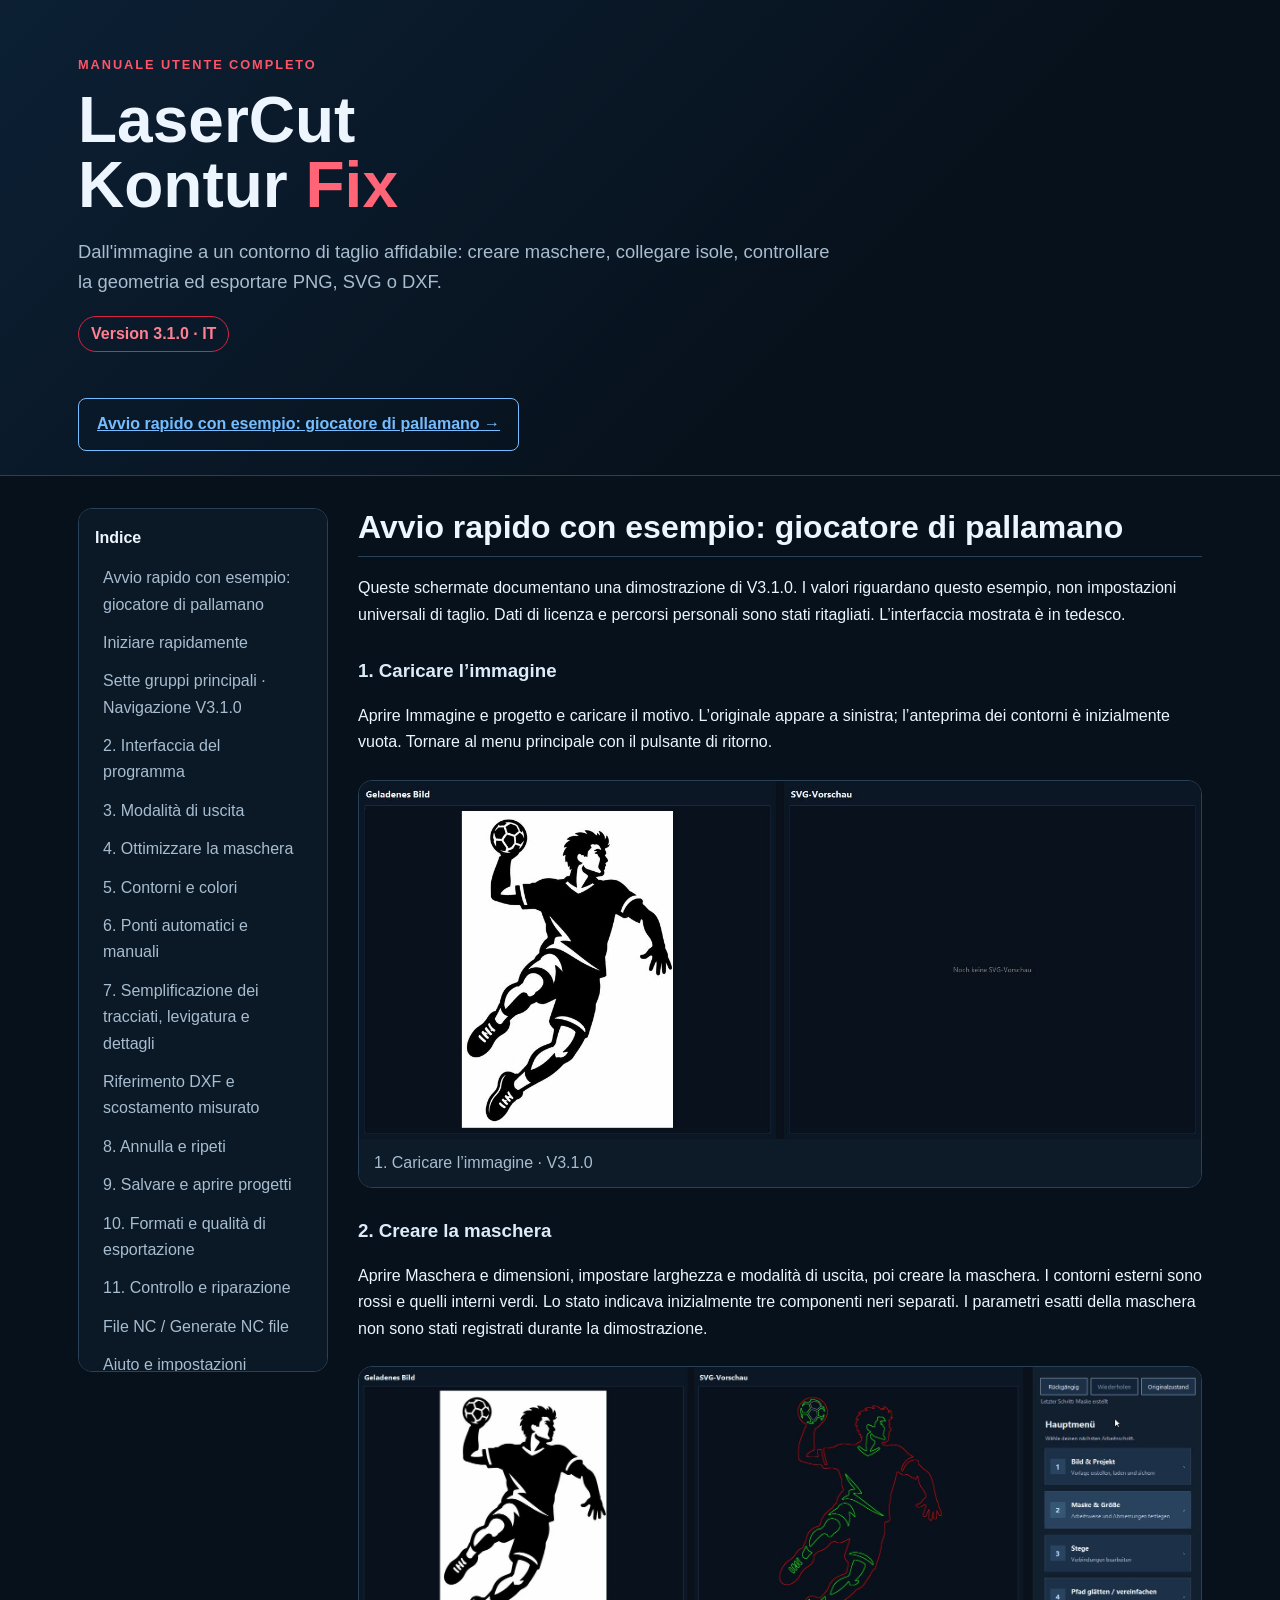
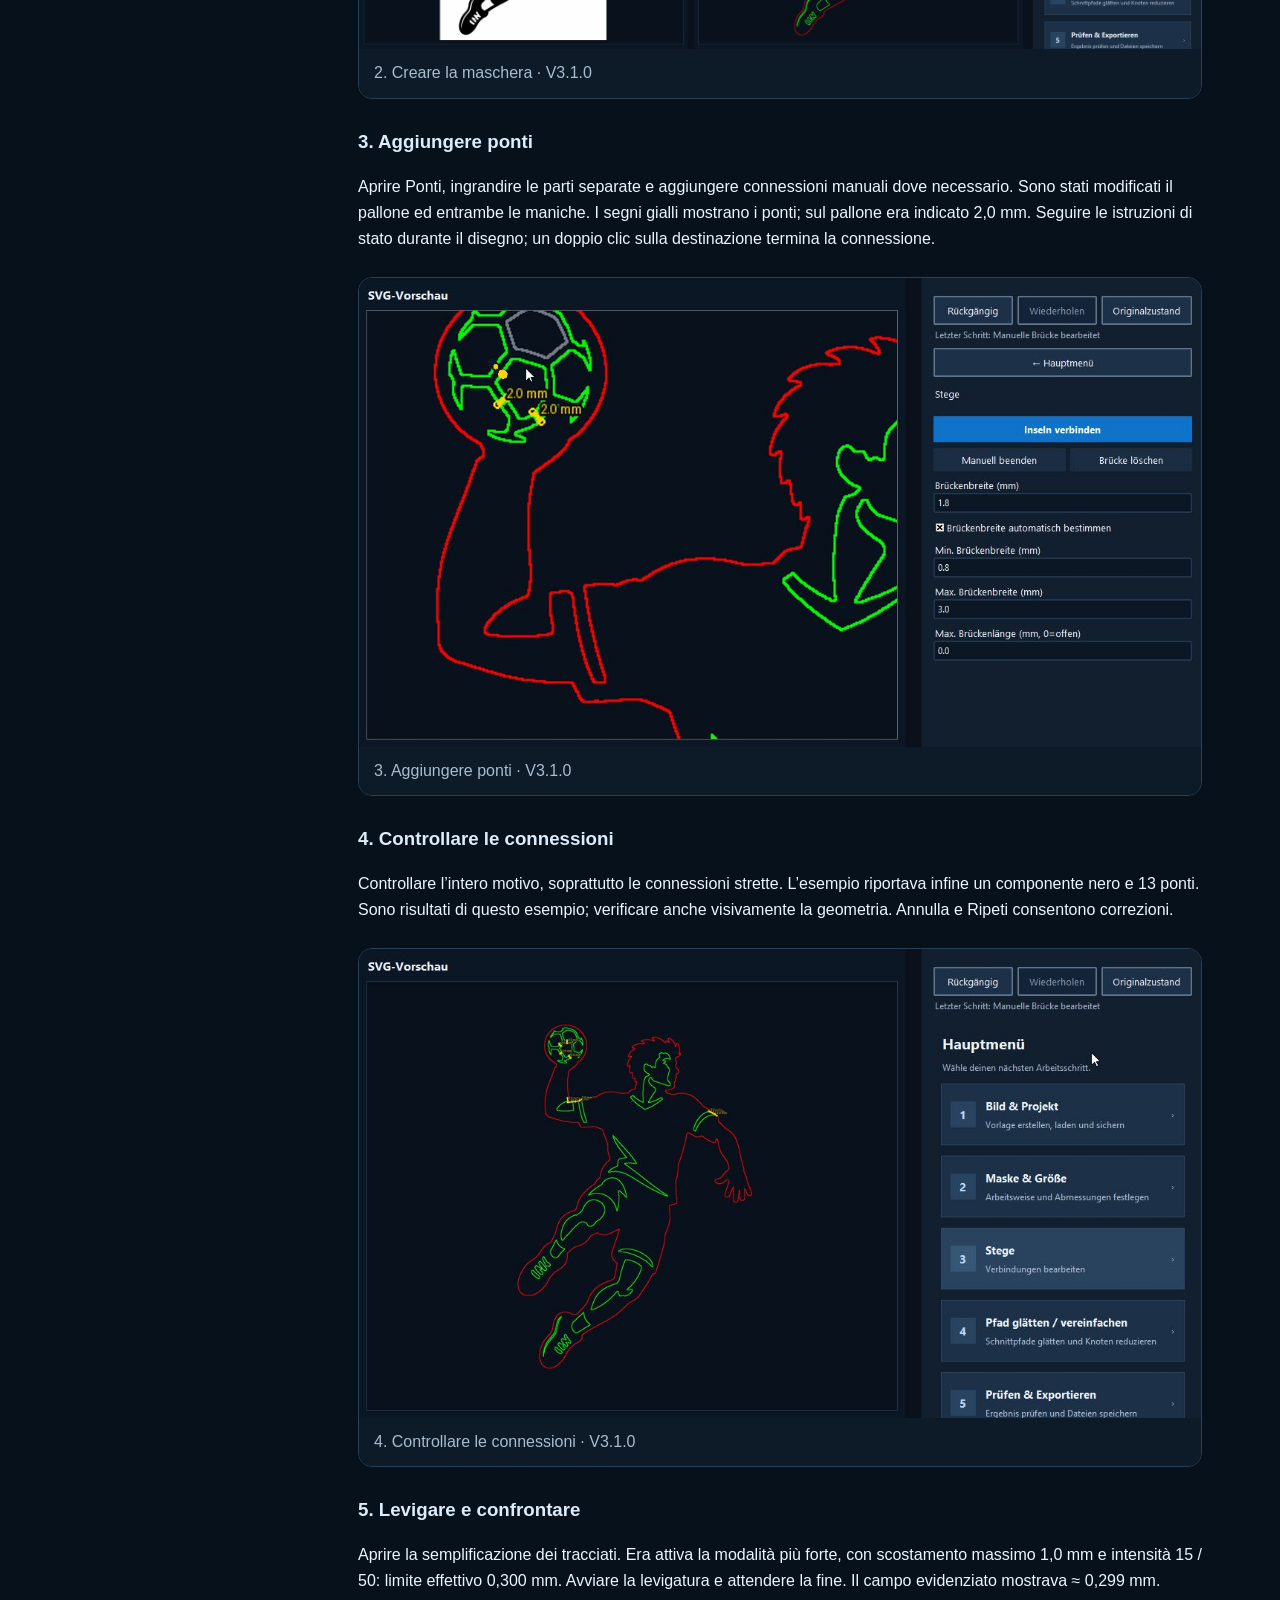
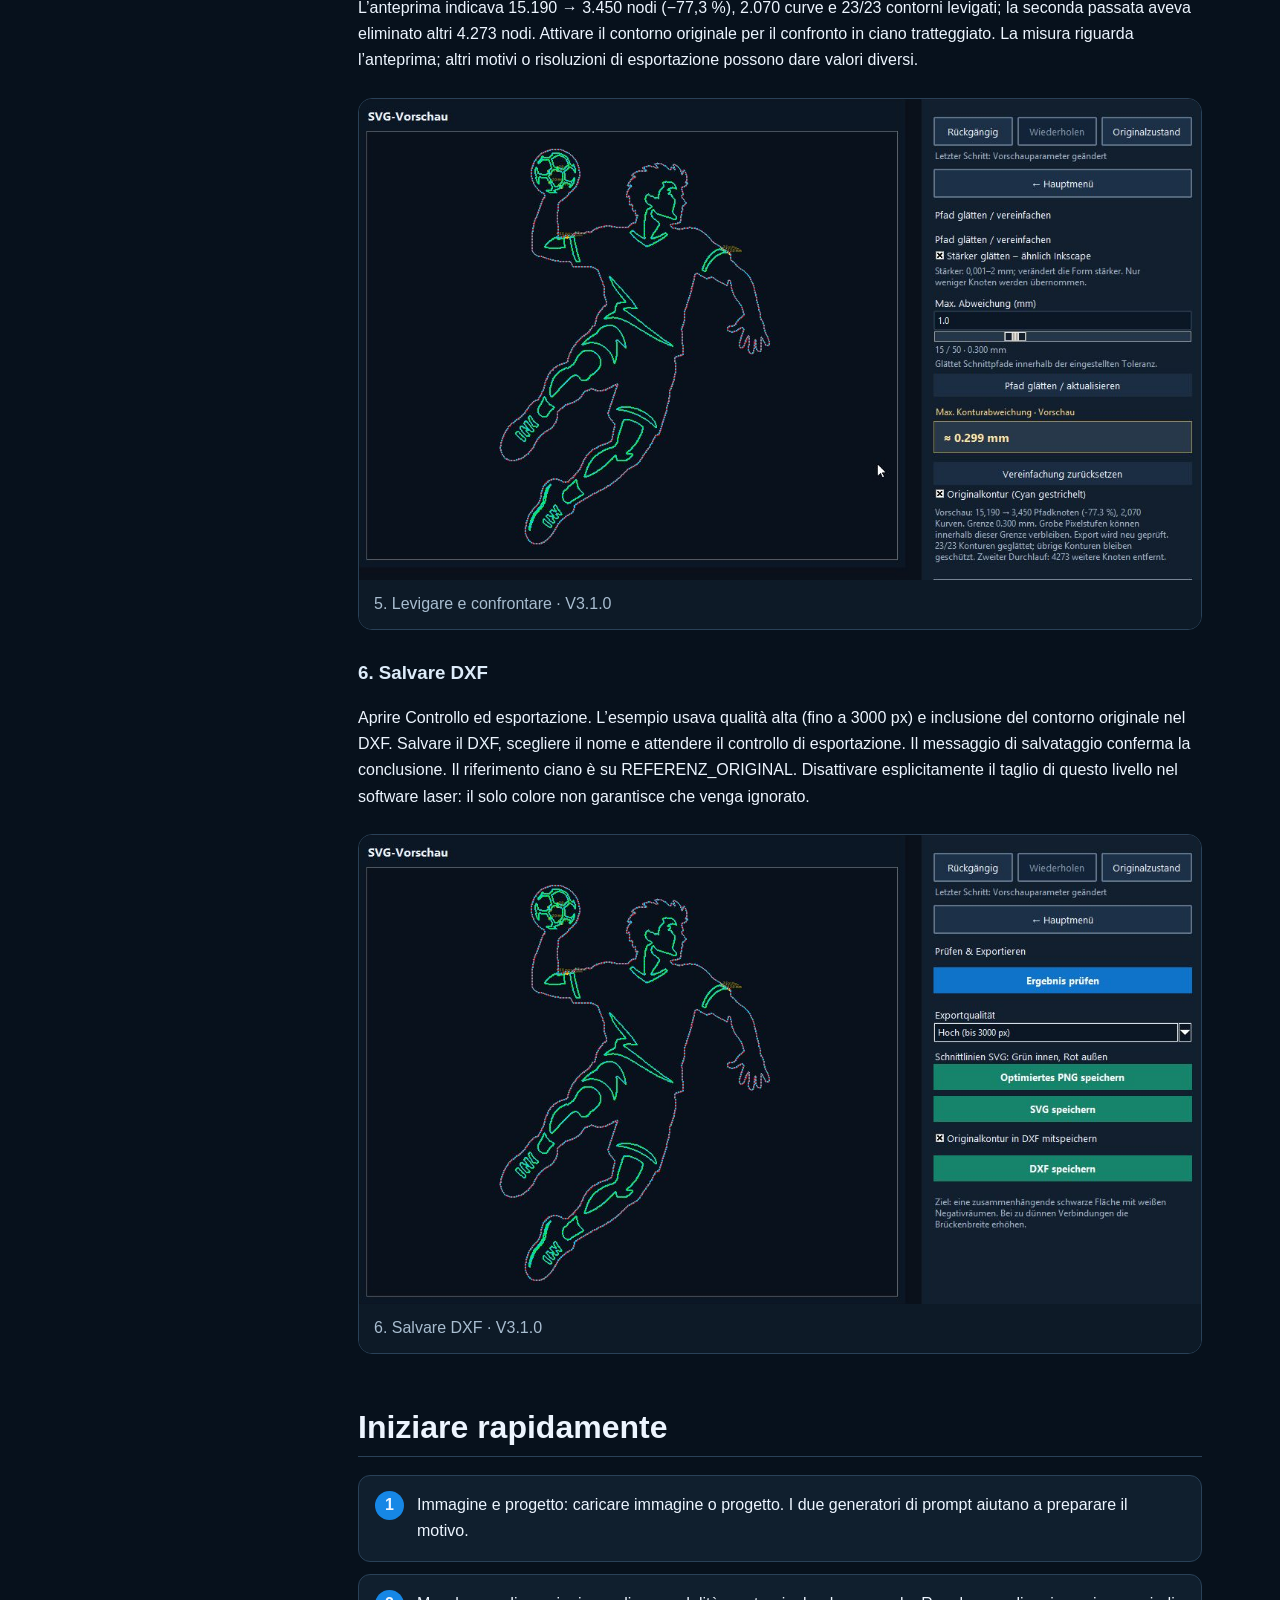
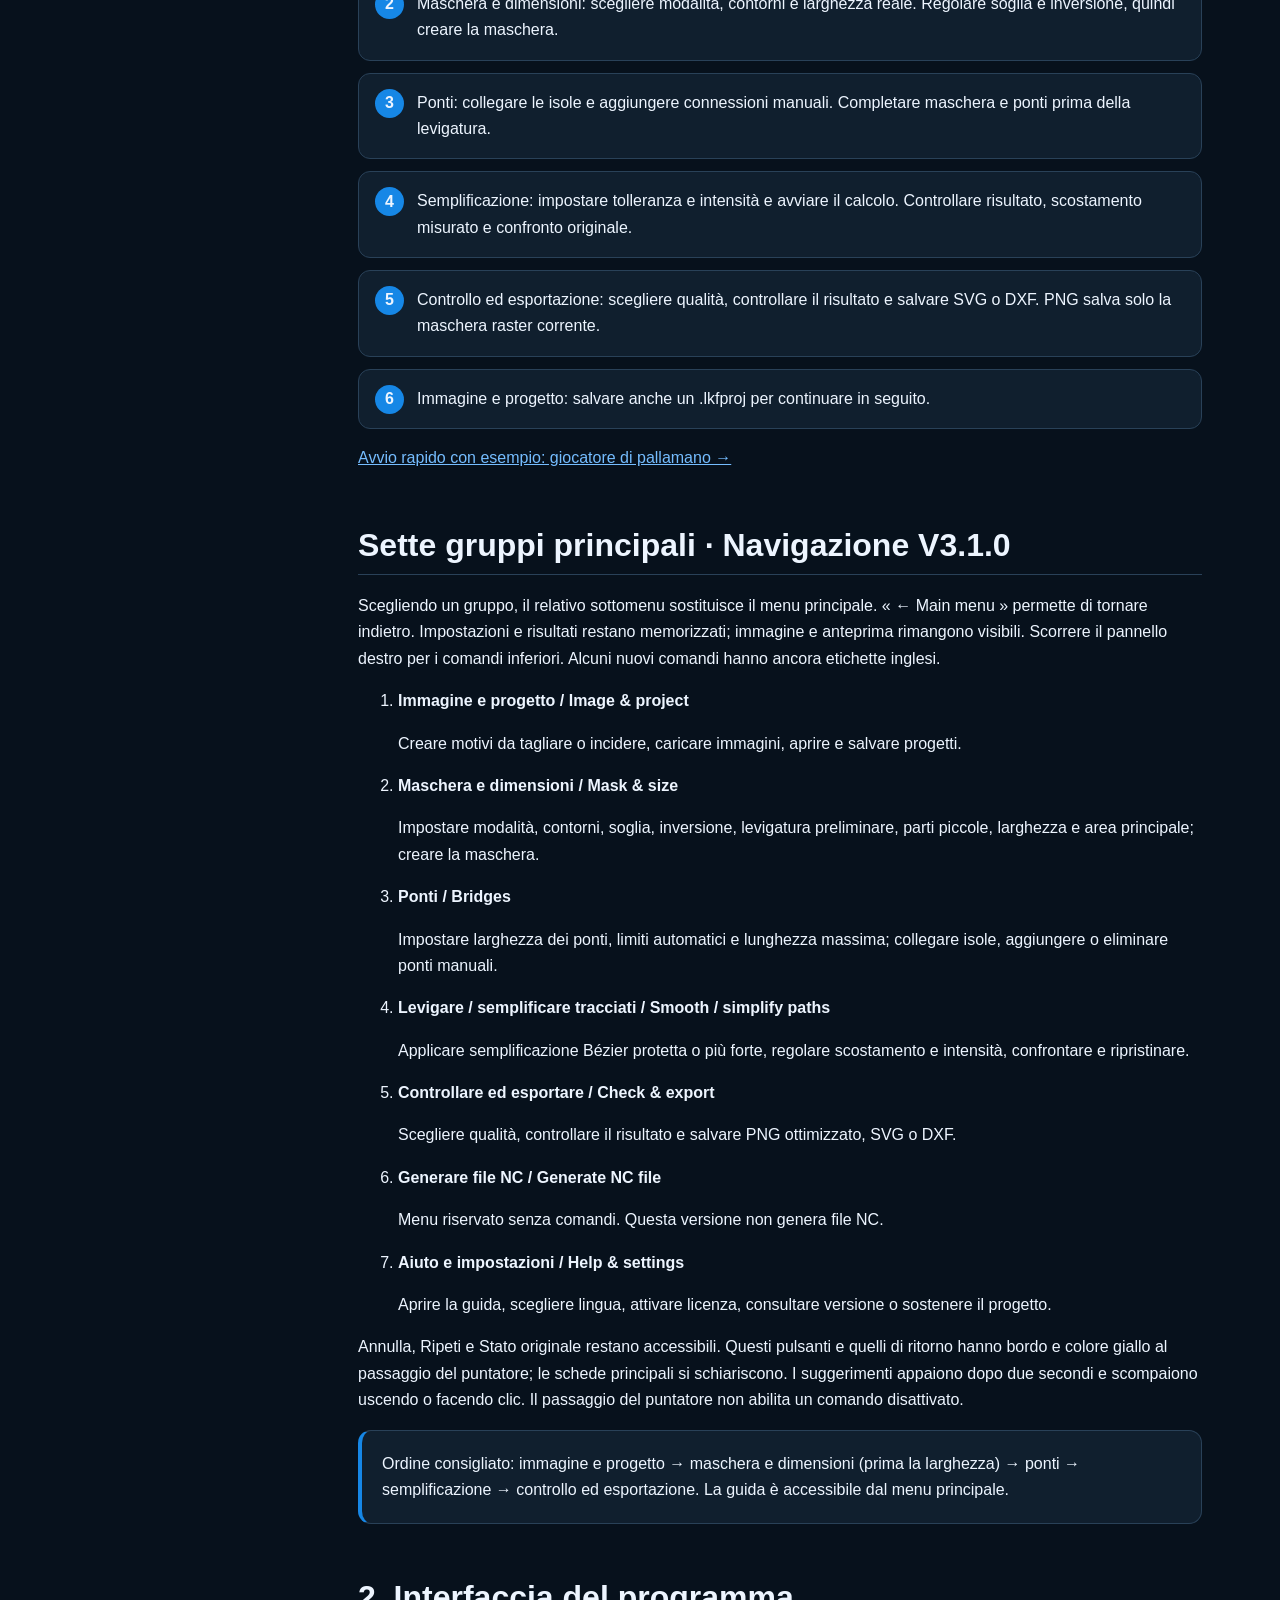
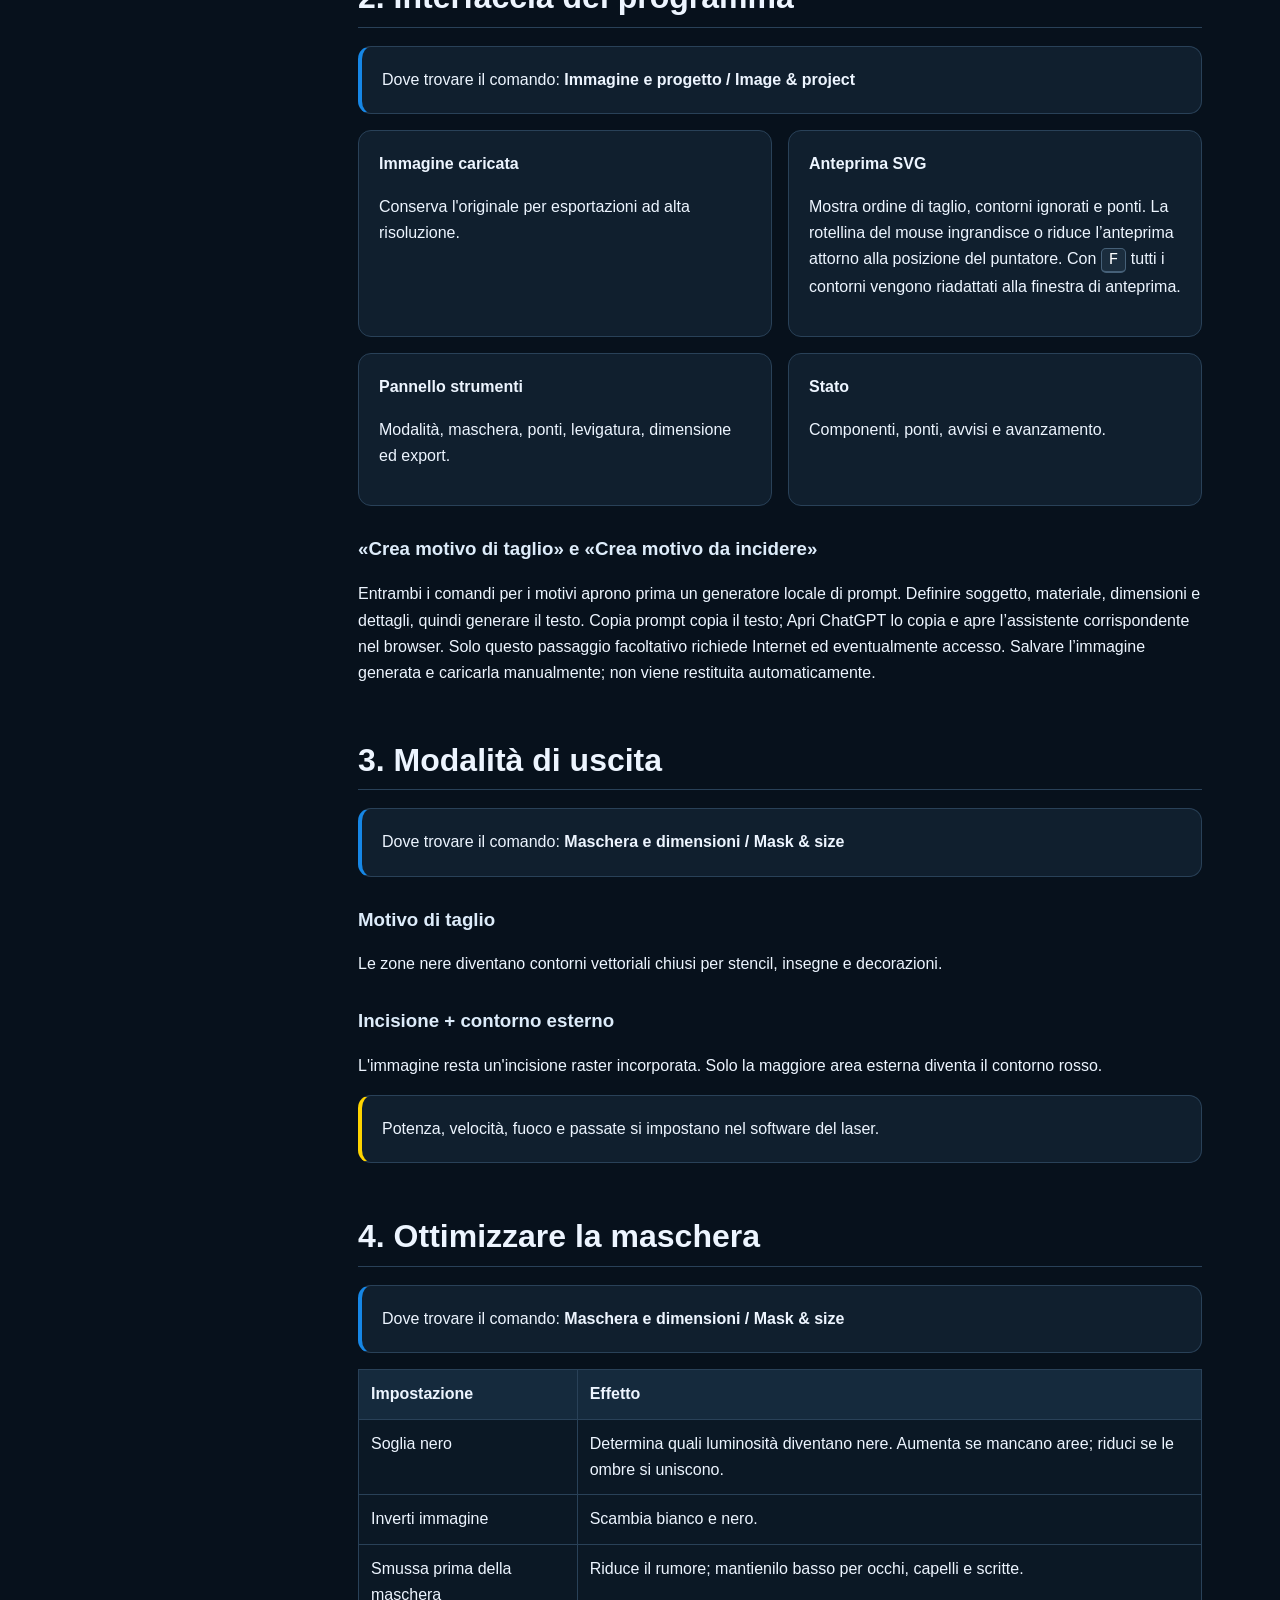
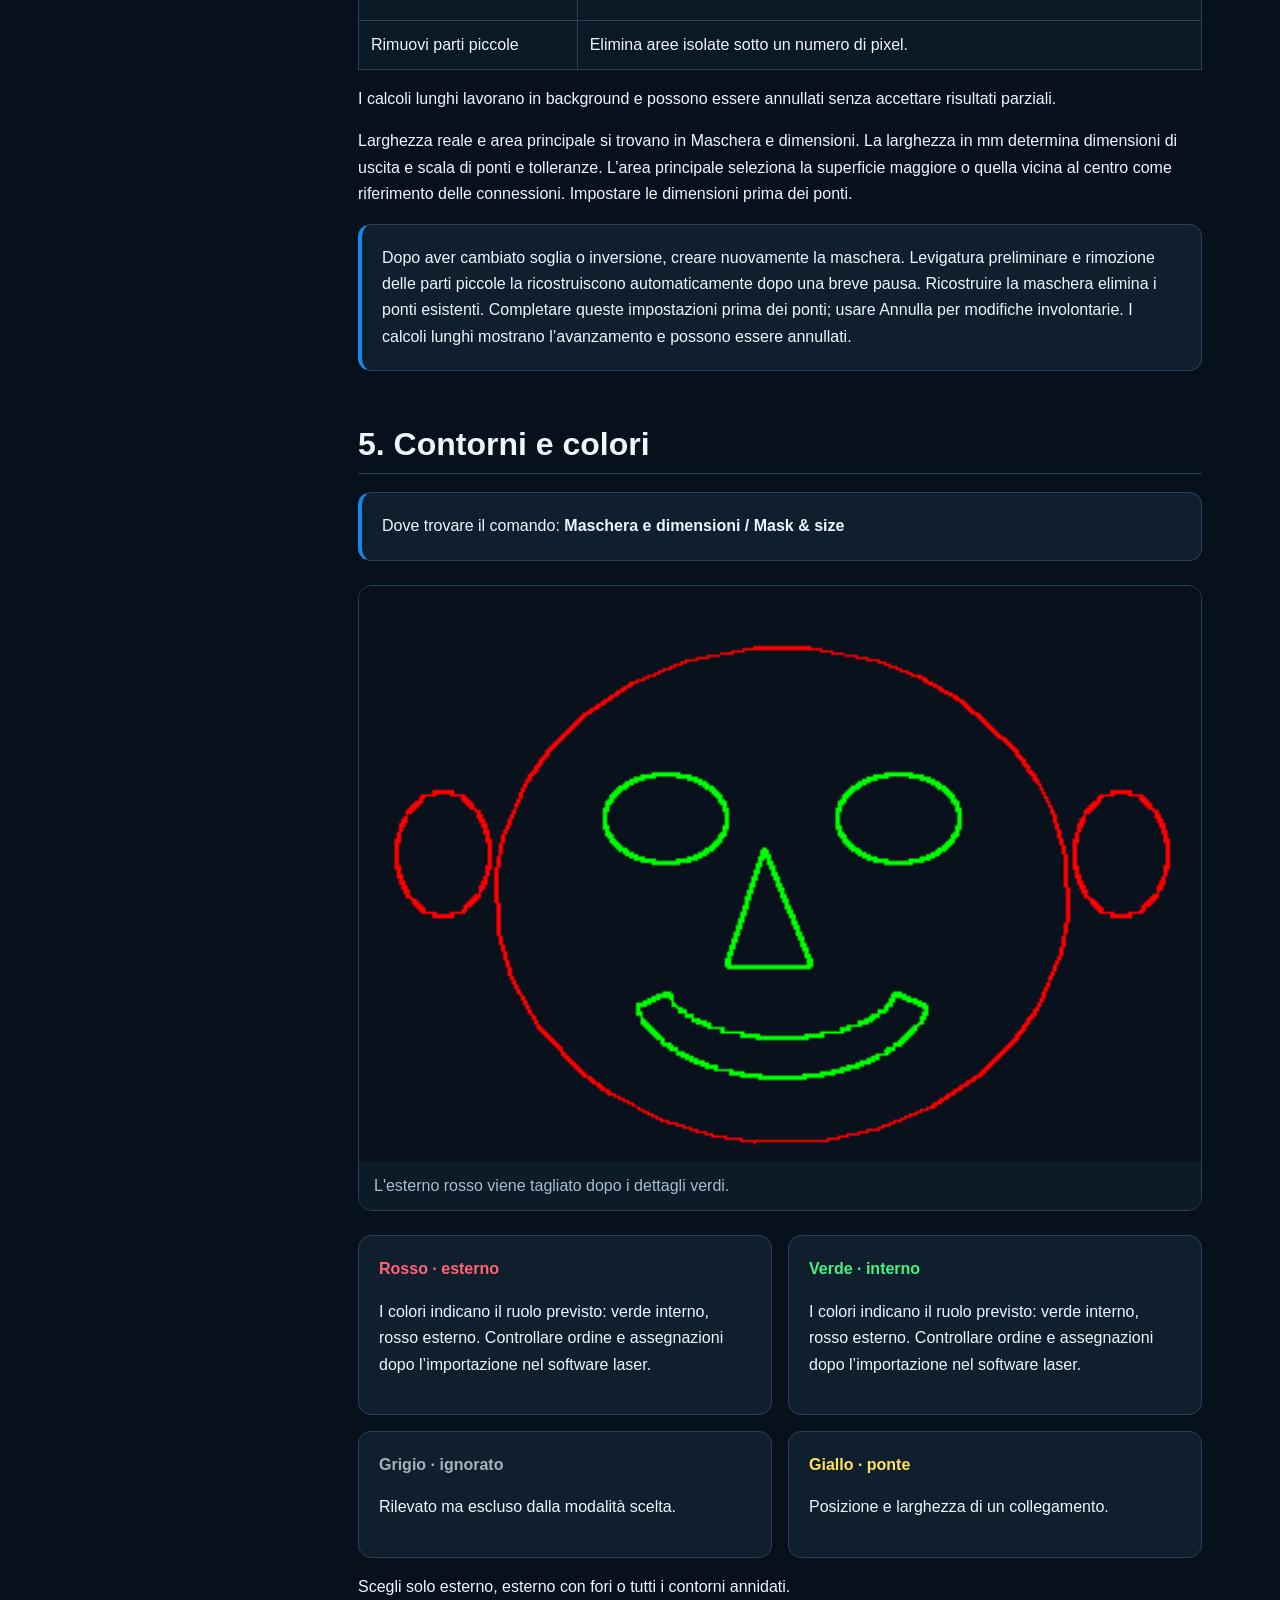
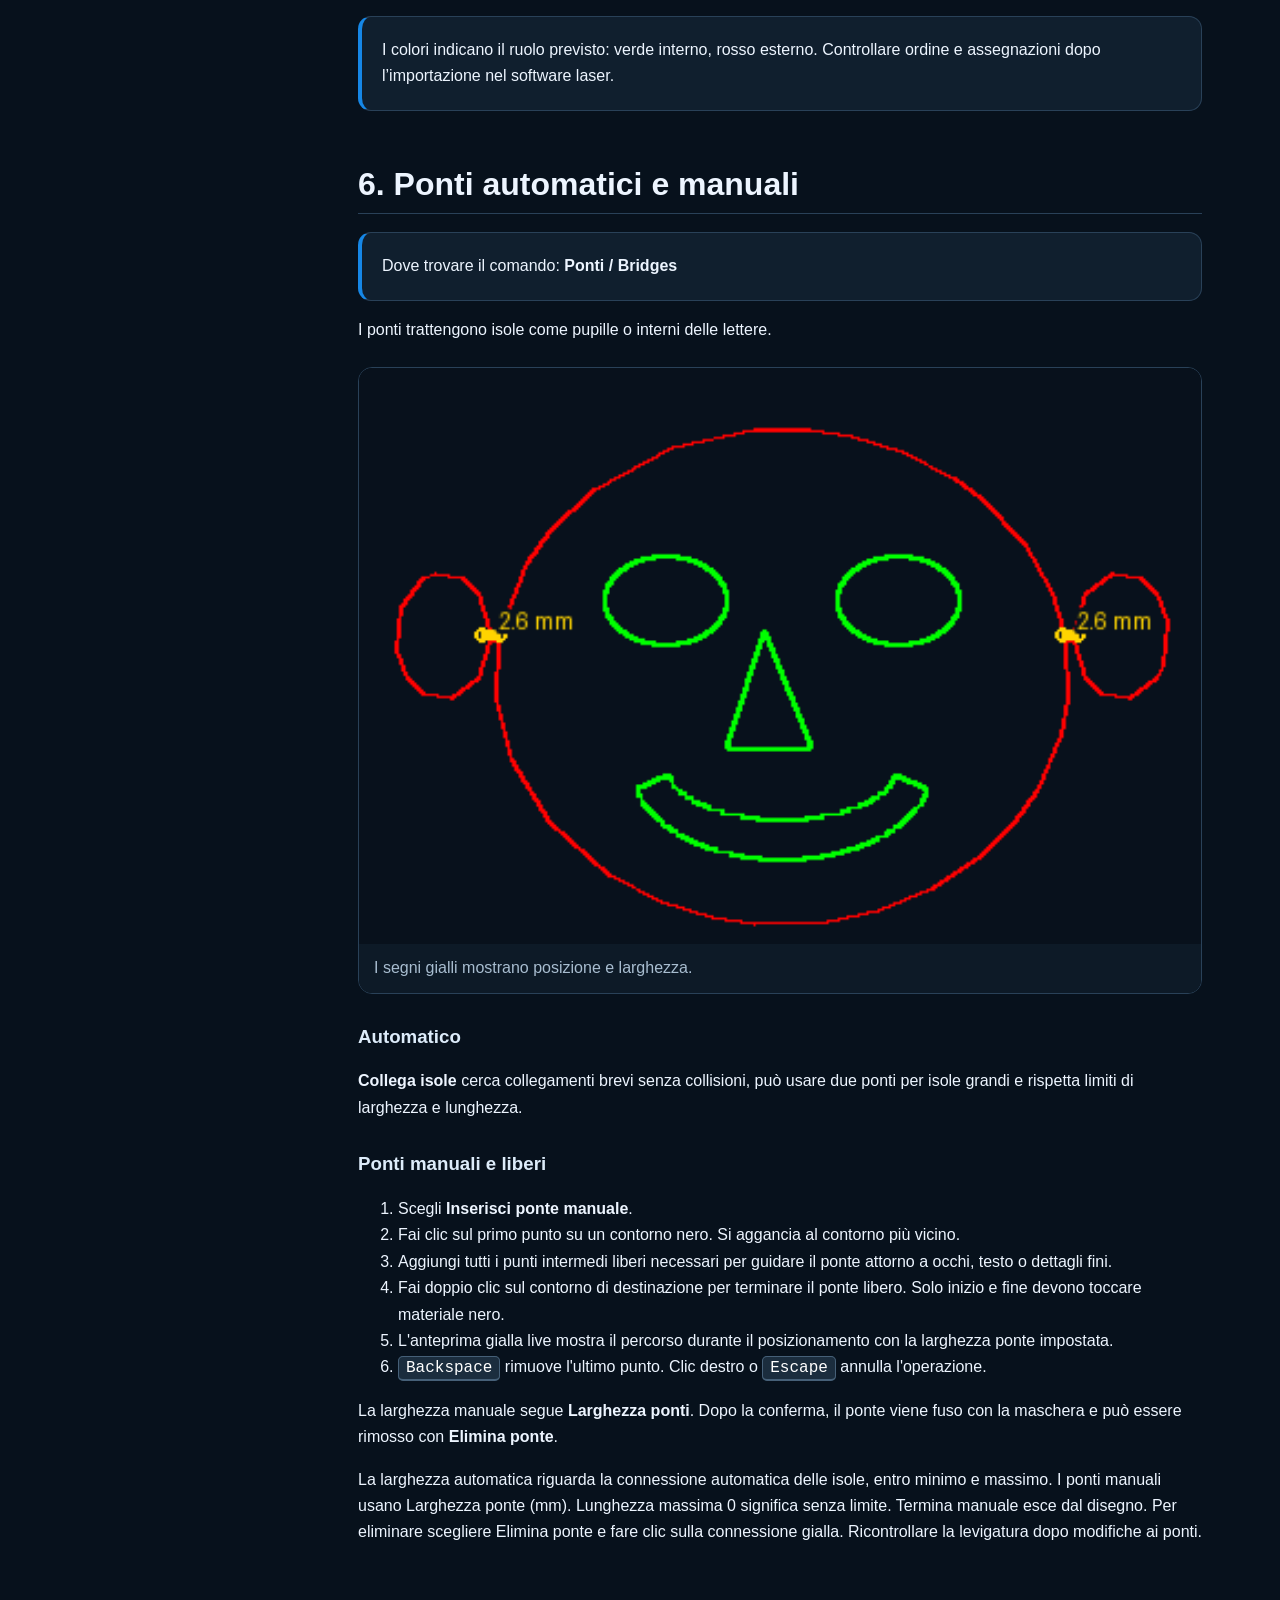
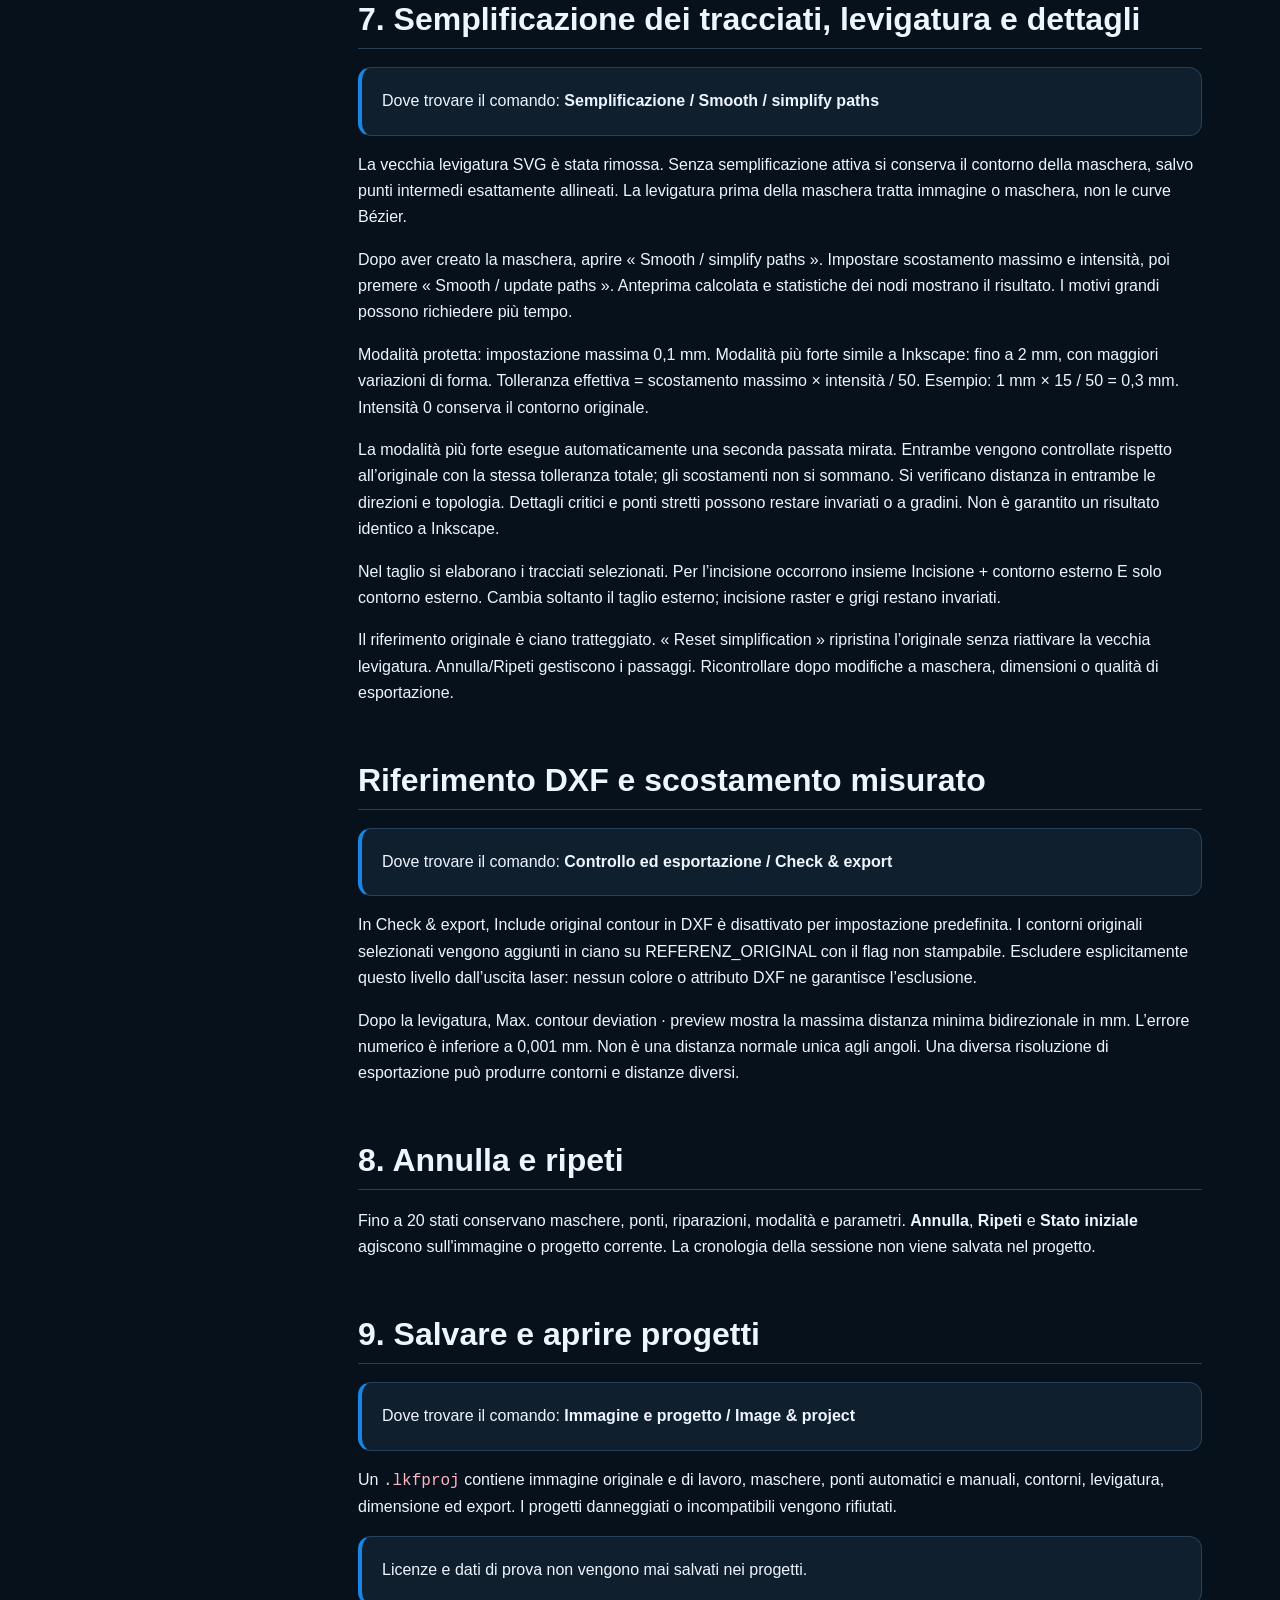
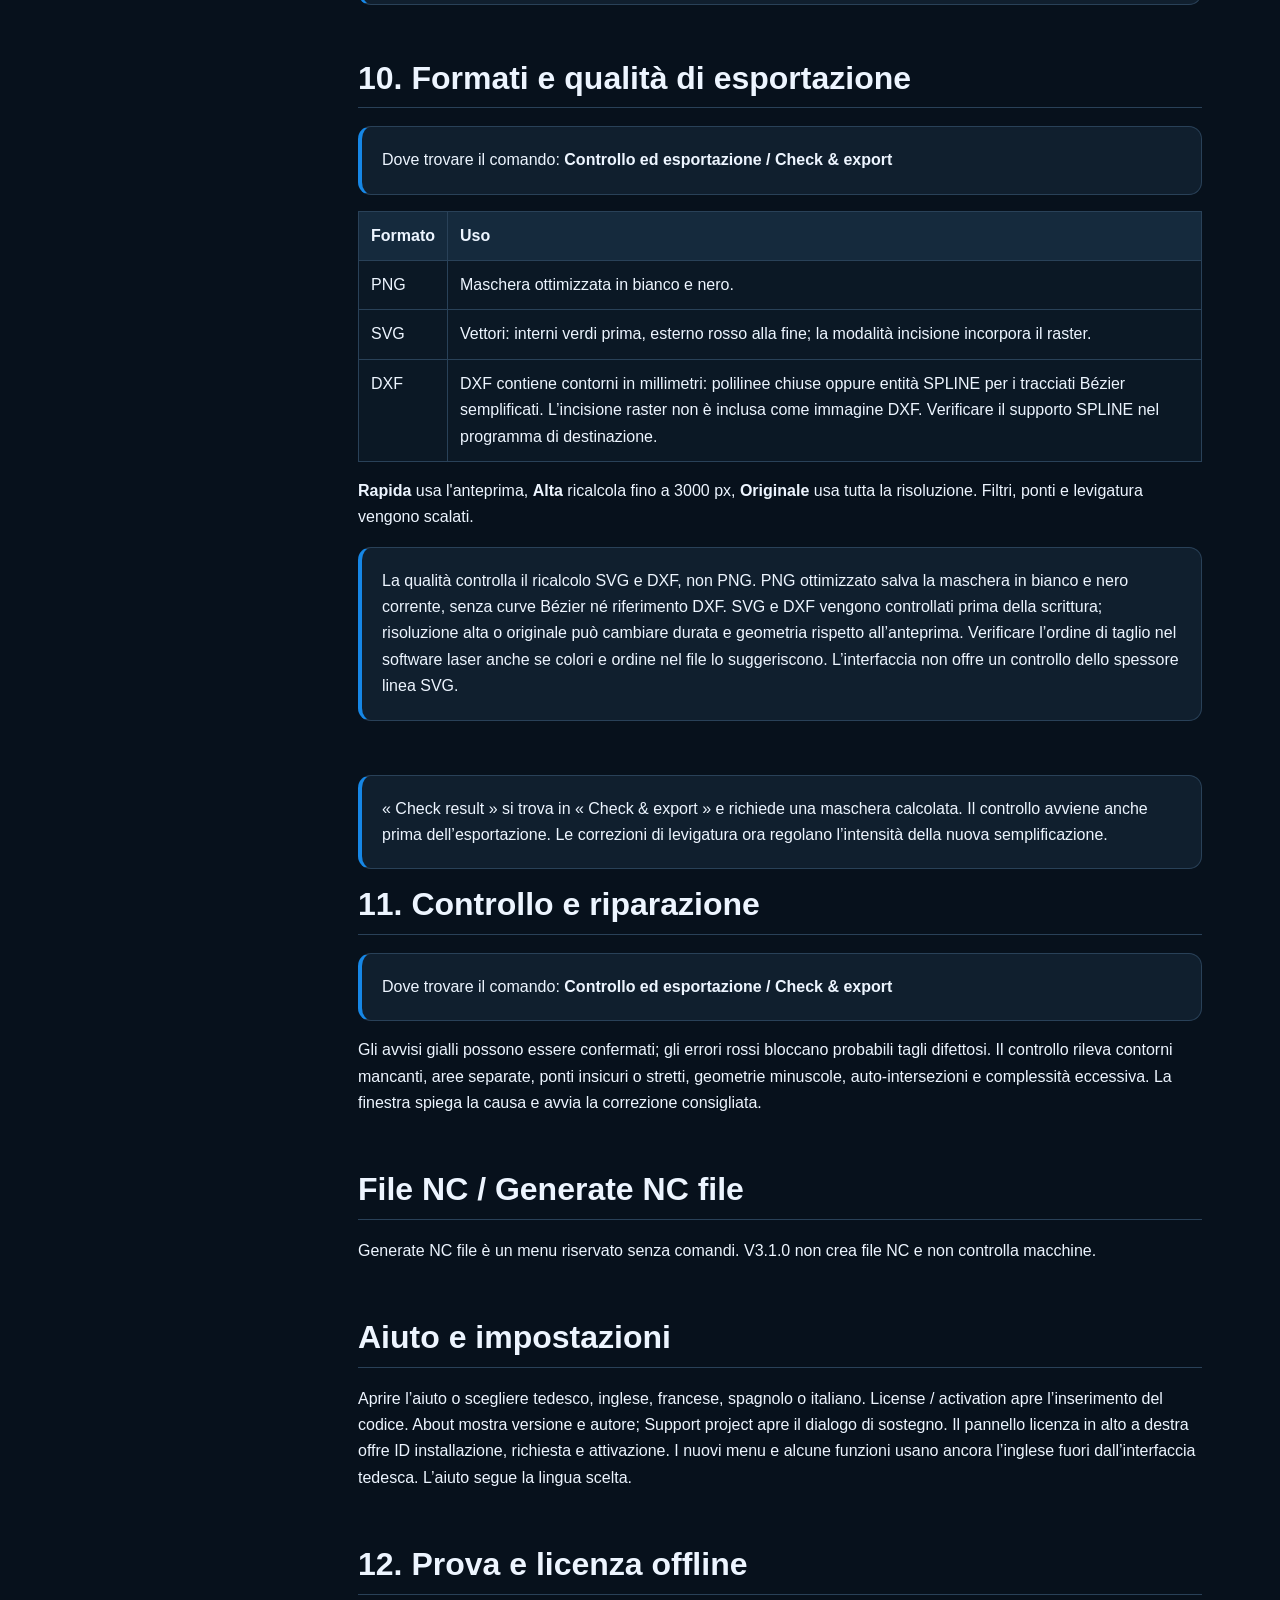
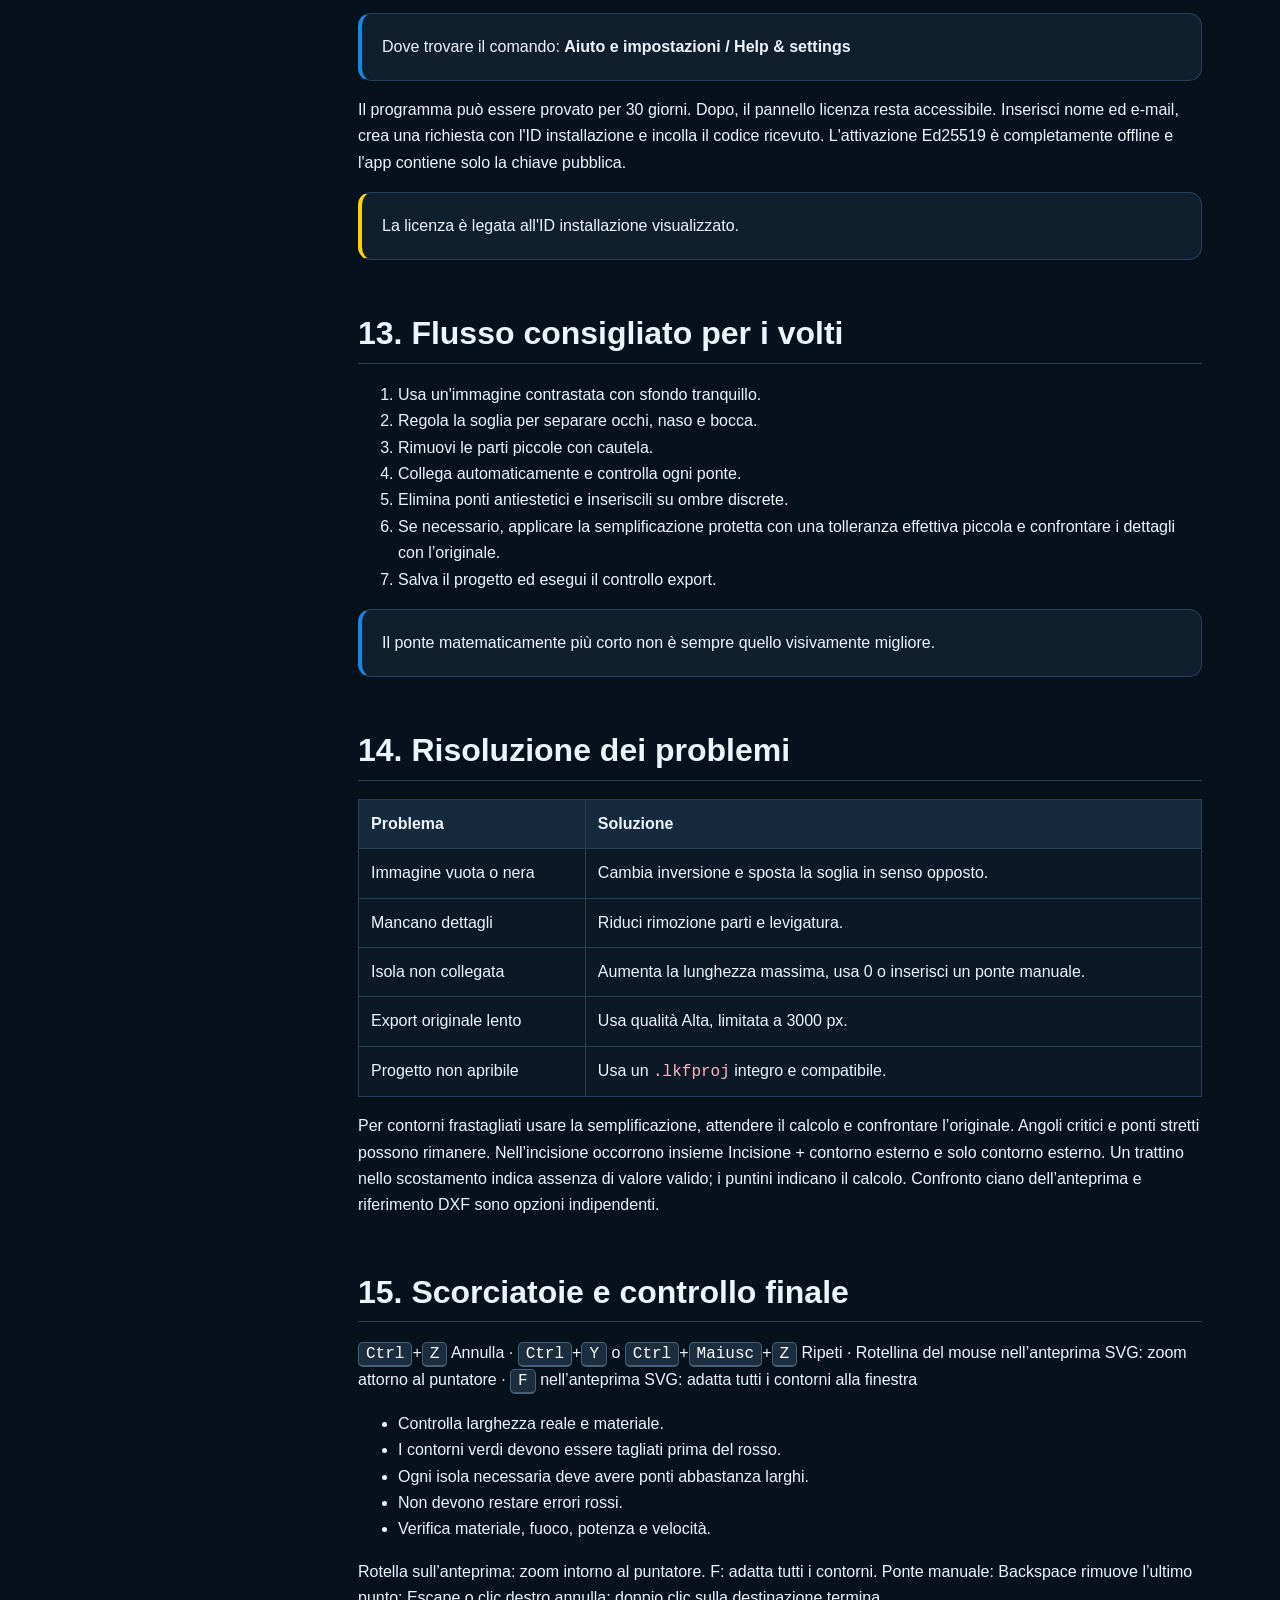
<file: help/it/index.html>
<!doctype html><html lang="it"><head><meta charset="utf-8"><meta name="viewport" content="width=device-width,initial-scale=1"><title>LaserCut KonturFix 3.1.0 – Manuale utente completo</title><link rel="stylesheet" href="../help.css"><style>nav{max-height:calc(100vh - 36px);overflow-y:auto}.start-link{display:inline-block;padding:12px 18px;border:1px solid #75bdff;border-radius:8px;font-weight:700} @media(max-width:850px){nav{max-height:none}} @media print{.start-link{display:none}}</style></head><body><header class="top"><div class="hero"><div class="eyebrow">Manuale utente completo</div><h1>LaserCut<br>Kontur <span class="red">Fix</span></h1><p class="sub">Dall'immagine a un contorno di taglio affidabile: creare maschere, collegare isole, controllare la geometria ed esportare PNG, SVG o DXF.</p><span class="version">Version 3.1.0 · IT</span></div><p class="hero" style="padding-top:0;padding-bottom:24px"><a class="start-link" href="#worked-example">Avvio rapido con esempio: giocatore di pallamano →</a></p></header><div class="layout"><nav aria-label="Indice"><strong>Indice</strong><a href="#worked-example">Avvio rapido con esempio: giocatore di pallamano</a><a href="#quickstart">Iniziare rapidamente</a><a href="#navigation-v310">Sette gruppi principali · Navigazione V3.1.0</a><a href="#interface">2. Interfaccia del programma</a><a href="#modes">3. Modalità di uscita</a><a href="#mask">4. Ottimizzare la maschera</a><a href="#contours">5. Contorni e colori</a><a href="#bridges">6. Ponti automatici e manuali</a><a href="#smoothing">7. Semplificazione dei tracciati, levigatura e dettagli</a><a href="#reference-distance">Riferimento DXF e scostamento misurato</a><a href="#history">8. Annulla e ripeti</a><a href="#projects">9. Salvare e aprire progetti</a><a href="#export">10. Formati e qualità di esportazione</a><a href="#validation">11. Controllo e riparazione</a><a href="#nc-placeholder">File NC / Generate NC file</a><a href="#help-settings">Aiuto e impostazioni</a><a href="#licence">12. Prova e licenza offline</a><a href="#faces">13. Flusso consigliato per i volti</a><a href="#troubleshooting">14. Risoluzione dei problemi</a><a href="#shortcuts">15. Scorciatoie e controllo finale</a></nav><main>
<section id="worked-example"><h2>Avvio rapido con esempio: giocatore di pallamano</h2><p>Queste schermate documentano una dimostrazione di V3.1.0. I valori riguardano questo esempio, non impostazioni universali di taglio. Dati di licenza e percorsi personali sono stati ritagliati. L’interfaccia mostrata è in tedesco.</p><h3>1. Caricare l’immagine</h3><p>Aprire Immagine e progetto e caricare il motivo. L’originale appare a sinistra; l’anteprima dei contorni è inizialmente vuota. Tornare al menu principale con il pulsante di ritorno.</p><figure><a href="../screenshots/load.png"><img loading="lazy" src="../screenshots/load.png" alt="Caricare l’immagine"></a><figcaption>1. Caricare l’immagine · V3.1.0</figcaption></figure><h3>2. Creare la maschera</h3><p>Aprire Maschera e dimensioni, impostare larghezza e modalità di uscita, poi creare la maschera. I contorni esterni sono rossi e quelli interni verdi. Lo stato indicava inizialmente tre componenti neri separati. I parametri esatti della maschera non sono stati registrati durante la dimostrazione.</p><figure><a href="../screenshots/mask.png"><img loading="lazy" src="../screenshots/mask.png" alt="Creare la maschera"></a><figcaption>2. Creare la maschera · V3.1.0</figcaption></figure><h3>3. Aggiungere ponti</h3><p>Aprire Ponti, ingrandire le parti separate e aggiungere connessioni manuali dove necessario. Sono stati modificati il pallone ed entrambe le maniche. I segni gialli mostrano i ponti; sul pallone era indicato 2,0 mm. Seguire le istruzioni di stato durante il disegno; un doppio clic sulla destinazione termina la connessione.</p><figure><a href="../screenshots/bridges.png"><img loading="lazy" src="../screenshots/bridges.png" alt="Aggiungere ponti"></a><figcaption>3. Aggiungere ponti · V3.1.0</figcaption></figure><h3>4. Controllare le connessioni</h3><p>Controllare l’intero motivo, soprattutto le connessioni strette. L’esempio riportava infine un componente nero e 13 ponti. Sono risultati di questo esempio; verificare anche visivamente la geometria. Annulla e Ripeti consentono correzioni.</p><figure><a href="../screenshots/connected.png"><img loading="lazy" src="../screenshots/connected.png" alt="Controllare le connessioni"></a><figcaption>4. Controllare le connessioni · V3.1.0</figcaption></figure><h3>5. Levigare e confrontare</h3><p>Aprire la semplificazione dei tracciati. Era attiva la modalità più forte, con scostamento massimo 1,0 mm e intensità 15 / 50: limite effettivo 0,300 mm. Avviare la levigatura e attendere la fine. Il campo evidenziato mostrava ≈ 0,299 mm. L’anteprima indicava 15.190 → 3.450 nodi (−77,3 %), 2.070 curve e 23/23 contorni levigati; la seconda passata aveva eliminato altri 4.273 nodi. Attivare il contorno originale per il confronto in ciano tratteggiato. La misura riguarda l’anteprima; altri motivi o risoluzioni di esportazione possono dare valori diversi.</p><figure><a href="../screenshots/smooth.png"><img loading="lazy" src="../screenshots/smooth.png" alt="Levigare e confrontare"></a><figcaption>5. Levigare e confrontare · V3.1.0</figcaption></figure><h3>6. Salvare DXF</h3><p>Aprire Controllo ed esportazione. L’esempio usava qualità alta (fino a 3000 px) e inclusione del contorno originale nel DXF. Salvare il DXF, scegliere il nome e attendere il controllo di esportazione. Il messaggio di salvataggio conferma la conclusione. Il riferimento ciano è su REFERENZ_ORIGINAL. Disattivare esplicitamente il taglio di questo livello nel software laser: il solo colore non garantisce che venga ignorato.</p><figure><a href="../screenshots/export.png"><img loading="lazy" src="../screenshots/export.png" alt="Salvare DXF"></a><figcaption>6. Salvare DXF · V3.1.0</figcaption></figure></section>
<section id="quickstart"><h2>Iniziare rapidamente</h2><div class="steps"><div class="step">Immagine e progetto: caricare immagine o progetto. I due generatori di prompt aiutano a preparare il motivo.</div><div class="step">Maschera e dimensioni: scegliere modalità, contorni e larghezza reale. Regolare soglia e inversione, quindi creare la maschera.</div><div class="step">Ponti: collegare le isole e aggiungere connessioni manuali. Completare maschera e ponti prima della levigatura.</div><div class="step">Semplificazione: impostare tolleranza e intensità e avviare il calcolo. Controllare risultato, scostamento misurato e confronto originale.</div><div class="step">Controllo ed esportazione: scegliere qualità, controllare il risultato e salvare SVG o DXF. PNG salva solo la maschera raster corrente.</div><div class="step">Immagine e progetto: salvare anche un .lkfproj per continuare in seguito.</div></div><p><a href="#worked-example">Avvio rapido con esempio: giocatore di pallamano →</a></p></section>
<section id="navigation-v310"><h2>Sette gruppi principali · Navigazione V3.1.0</h2><p>Scegliendo un gruppo, il relativo sottomenu sostituisce il menu principale. « ← Main menu » permette di tornare indietro. Impostazioni e risultati restano memorizzati; immagine e anteprima rimangono visibili. Scorrere il pannello destro per i comandi inferiori. Alcuni nuovi comandi hanno ancora etichette inglesi.</p><ol><li><strong>Immagine e progetto / Image & project</strong><p>Creare motivi da tagliare o incidere, caricare immagini, aprire e salvare progetti.</p></li><li><strong>Maschera e dimensioni / Mask & size</strong><p>Impostare modalità, contorni, soglia, inversione, levigatura preliminare, parti piccole, larghezza e area principale; creare la maschera.</p></li><li><strong>Ponti / Bridges</strong><p>Impostare larghezza dei ponti, limiti automatici e lunghezza massima; collegare isole, aggiungere o eliminare ponti manuali.</p></li><li><strong>Levigare / semplificare tracciati / Smooth / simplify paths</strong><p>Applicare semplificazione Bézier protetta o più forte, regolare scostamento e intensità, confrontare e ripristinare.</p></li><li><strong>Controllare ed esportare / Check & export</strong><p>Scegliere qualità, controllare il risultato e salvare PNG ottimizzato, SVG o DXF.</p></li><li><strong>Generare file NC / Generate NC file</strong><p>Menu riservato senza comandi. Questa versione non genera file NC.</p></li><li><strong>Aiuto e impostazioni / Help & settings</strong><p>Aprire la guida, scegliere lingua, attivare licenza, consultare versione o sostenere il progetto.</p></li></ol><p>Annulla, Ripeti e Stato originale restano accessibili. Questi pulsanti e quelli di ritorno hanno bordo e colore giallo al passaggio del puntatore; le schede principali si schiariscono. I suggerimenti appaiono dopo due secondi e scompaiono uscendo o facendo clic. Il passaggio del puntatore non abilita un comando disattivato.</p><div class="note">Ordine consigliato: immagine e progetto → maschera e dimensioni (prima la larghezza) → ponti → semplificazione → controllo ed esportazione. La guida è accessibile dal menu principale.</div></section>
<section id="interface"><h2>2. Interfaccia del programma</h2><p class="note">Dove trovare il comando: <strong>Immagine e progetto / Image &amp; project</strong></p><div class="grid"><div class="card"><b>Immagine caricata</b><p>Conserva l'originale per esportazioni ad alta risoluzione.</p></div><div class="card"><b>Anteprima SVG</b><p>Mostra ordine di taglio, contorni ignorati e ponti. La rotellina del mouse ingrandisce o riduce l’anteprima attorno alla posizione del puntatore. Con <kbd>F</kbd> tutti i contorni vengono riadattati alla finestra di anteprima.</p></div><div class="card"><b>Pannello strumenti</b><p>Modalità, maschera, ponti, levigatura, dimensione ed export.</p></div><div class="card"><b>Stato</b><p>Componenti, ponti, avvisi e avanzamento.</p></div></div><h3>«Crea motivo di taglio» e «Crea motivo da incidere»</h3><p>Entrambi i comandi per i motivi aprono prima un generatore locale di prompt. Definire soggetto, materiale, dimensioni e dettagli, quindi generare il testo. Copia prompt copia il testo; Apri ChatGPT lo copia e apre l’assistente corrispondente nel browser. Solo questo passaggio facoltativo richiede Internet ed eventualmente accesso. Salvare l’immagine generata e caricarla manualmente; non viene restituita automaticamente.</p></section>
<section id="modes"><h2>3. Modalità di uscita</h2><p class="note">Dove trovare il comando: <strong>Maschera e dimensioni / Mask &amp; size</strong></p><h3>Motivo di taglio</h3><p>Le zone nere diventano contorni vettoriali chiusi per stencil, insegne e decorazioni.</p><h3>Incisione + contorno esterno</h3><p>L'immagine resta un'incisione raster incorporata. Solo la maggiore area esterna diventa il contorno rosso.</p><div class="warning">Potenza, velocità, fuoco e passate si impostano nel software del laser.</div></section>
<section id="mask"><h2>4. Ottimizzare la maschera</h2><p class="note">Dove trovare il comando: <strong>Maschera e dimensioni / Mask &amp; size</strong></p><table><tr><th>Impostazione</th><th>Effetto</th></tr><tr><td>Soglia nero</td><td>Determina quali luminosità diventano nere. Aumenta se mancano aree; riduci se le ombre si uniscono.</td></tr><tr><td>Inverti immagine</td><td>Scambia bianco e nero.</td></tr><tr><td>Smussa prima della maschera</td><td>Riduce il rumore; mantienilo basso per occhi, capelli e scritte.</td></tr><tr><td>Rimuovi parti piccole</td><td>Elimina aree isolate sotto un numero di pixel.</td></tr></table><p>I calcoli lunghi lavorano in background e possono essere annullati senza accettare risultati parziali.</p><p>Larghezza reale e area principale si trovano in Maschera e dimensioni. La larghezza in mm determina dimensioni di uscita e scala di ponti e tolleranze. L’area principale seleziona la superficie maggiore o quella vicina al centro come riferimento delle connessioni. Impostare le dimensioni prima dei ponti.</p><div class="note">Dopo aver cambiato soglia o inversione, creare nuovamente la maschera. Levigatura preliminare e rimozione delle parti piccole la ricostruiscono automaticamente dopo una breve pausa. Ricostruire la maschera elimina i ponti esistenti. Completare queste impostazioni prima dei ponti; usare Annulla per modifiche involontarie. I calcoli lunghi mostrano l’avanzamento e possono essere annullati.</div></section>
<section id="contours"><h2>5. Contorni e colori</h2><p class="note">Dove trovare il comando: <strong>Maschera e dimensioni / Mask &amp; size</strong></p><figure><img src="images/konturfarben.png" alt="Contorni rossi e verdi"><figcaption>L'esterno rosso viene tagliato dopo i dettagli verdi.</figcaption></figure><div class="grid"><div class="card"><b class="red">Rosso · esterno</b><p>I colori indicano il ruolo previsto: verde interno, rosso esterno. Controllare ordine e assegnazioni dopo l’importazione nel software laser.</p></div><div class="card"><b class="green">Verde · interno</b><p>I colori indicano il ruolo previsto: verde interno, rosso esterno. Controllare ordine e assegnazioni dopo l’importazione nel software laser.</p></div><div class="card"><b class="gray">Grigio · ignorato</b><p>Rilevato ma escluso dalla modalità scelta.</p></div><div class="card"><b class="yellow">Giallo · ponte</b><p>Posizione e larghezza di un collegamento.</p></div></div><p>Scegli solo esterno, esterno con fori o tutti i contorni annidati.</p><div class="note">I colori indicano il ruolo previsto: verde interno, rosso esterno. Controllare ordine e assegnazioni dopo l’importazione nel software laser.</div></section>
<section id="bridges"><h2>6. Ponti automatici e manuali</h2><p class="note">Dove trovare il comando: <strong>Ponti / Bridges</strong></p><p>I ponti trattengono isole come pupille o interni delle lettere.</p><figure><img src="images/bruecken_vorschau.png" alt="Ponti gialli"><figcaption>I segni gialli mostrano posizione e larghezza.</figcaption></figure><h3>Automatico</h3><p><b>Collega isole</b> cerca collegamenti brevi senza collisioni, può usare due ponti per isole grandi e rispetta limiti di larghezza e lunghezza.</p><h3>Ponti manuali e liberi</h3><ol><li>Scegli <b>Inserisci ponte manuale</b>.</li><li>Fai clic sul primo punto su un contorno nero. Si aggancia al contorno più vicino.</li><li>Aggiungi tutti i punti intermedi liberi necessari per guidare il ponte attorno a occhi, testo o dettagli fini.</li><li>Fai doppio clic sul contorno di destinazione per terminare il ponte libero. Solo inizio e fine devono toccare materiale nero.</li><li>L'anteprima gialla live mostra il percorso durante il posizionamento con la larghezza ponte impostata.</li><li><kbd>Backspace</kbd> rimuove l'ultimo punto. Clic destro o <kbd>Escape</kbd> annulla l'operazione.</li></ol><p>La larghezza manuale segue <b>Larghezza ponti</b>. Dopo la conferma, il ponte viene fuso con la maschera e può essere rimosso con <b>Elimina ponte</b>.</p><p>La larghezza automatica riguarda la connessione automatica delle isole, entro minimo e massimo. I ponti manuali usano Larghezza ponte (mm). Lunghezza massima 0 significa senza limite. Termina manuale esce dal disegno. Per eliminare scegliere Elimina ponte e fare clic sulla connessione gialla. Ricontrollare la levigatura dopo modifiche ai ponti.</p></section>
<section id="smoothing"><h2>7. Semplificazione dei tracciati, levigatura e dettagli</h2><p class="note">Dove trovare il comando: <strong>Semplificazione / Smooth / simplify paths</strong></p><p>La vecchia levigatura SVG è stata rimossa. Senza semplificazione attiva si conserva il contorno della maschera, salvo punti intermedi esattamente allineati. La levigatura prima della maschera tratta immagine o maschera, non le curve Bézier.</p><p>Dopo aver creato la maschera, aprire « Smooth / simplify paths ». Impostare scostamento massimo e intensità, poi premere « Smooth / update paths ». Anteprima calcolata e statistiche dei nodi mostrano il risultato. I motivi grandi possono richiedere più tempo.</p><p>Modalità protetta: impostazione massima 0,1 mm. Modalità più forte simile a Inkscape: fino a 2 mm, con maggiori variazioni di forma. Tolleranza effettiva = scostamento massimo × intensità / 50. Esempio: 1 mm × 15 / 50 = 0,3 mm. Intensità 0 conserva il contorno originale.</p><p>La modalità più forte esegue automaticamente una seconda passata mirata. Entrambe vengono controllate rispetto all’originale con la stessa tolleranza totale; gli scostamenti non si sommano. Si verificano distanza in entrambe le direzioni e topologia. Dettagli critici e ponti stretti possono restare invariati o a gradini. Non è garantito un risultato identico a Inkscape.</p><p>Nel taglio si elaborano i tracciati selezionati. Per l’incisione occorrono insieme Incisione + contorno esterno E solo contorno esterno. Cambia soltanto il taglio esterno; incisione raster e grigi restano invariati.</p><p>Il riferimento originale è ciano tratteggiato. « Reset simplification » ripristina l’originale senza riattivare la vecchia levigatura. Annulla/Ripeti gestiscono i passaggi. Ricontrollare dopo modifiche a maschera, dimensioni o qualità di esportazione.</p></section>
<section id="reference-distance"><h2>Riferimento DXF e scostamento misurato</h2><p class="note">Dove trovare il comando: <strong>Controllo ed esportazione / Check &amp; export</strong></p><p>In Check & export, Include original contour in DXF è disattivato per impostazione predefinita. I contorni originali selezionati vengono aggiunti in ciano su REFERENZ_ORIGINAL con il flag non stampabile. Escludere esplicitamente questo livello dall’uscita laser: nessun colore o attributo DXF ne garantisce l’esclusione.</p><p>Dopo la levigatura, Max. contour deviation · preview mostra la massima distanza minima bidirezionale in mm. L’errore numerico è inferiore a 0,001 mm. Non è una distanza normale unica agli angoli. Una diversa risoluzione di esportazione può produrre contorni e distanze diversi.</p></section>
<section id="history"><h2>8. Annulla e ripeti</h2><p>Fino a 20 stati conservano maschere, ponti, riparazioni, modalità e parametri. <b>Annulla</b>, <b>Ripeti</b> e <b>Stato iniziale</b> agiscono sull'immagine o progetto corrente. La cronologia della sessione non viene salvata nel progetto.</p></section>
<section id="projects"><h2>9. Salvare e aprire progetti</h2><p class="note">Dove trovare il comando: <strong>Immagine e progetto / Image &amp; project</strong></p><p>Un <code>.lkfproj</code> contiene immagine originale e di lavoro, maschere, ponti automatici e manuali, contorni, levigatura, dimensione ed export. I progetti danneggiati o incompatibili vengono rifiutati.</p><div class="note">Licenze e dati di prova non vengono mai salvati nei progetti.</div></section>
<section id="export"><h2>10. Formati e qualità di esportazione</h2><p class="note">Dove trovare il comando: <strong>Controllo ed esportazione / Check &amp; export</strong></p><table><tr><th>Formato</th><th>Uso</th></tr><tr><td>PNG</td><td>Maschera ottimizzata in bianco e nero.</td></tr><tr><td>SVG</td><td>Vettori: interni verdi prima, esterno rosso alla fine; la modalità incisione incorpora il raster.</td></tr><tr><td>DXF</td><td>DXF contiene contorni in millimetri: polilinee chiuse oppure entità SPLINE per i tracciati Bézier semplificati. L’incisione raster non è inclusa come immagine DXF. Verificare il supporto SPLINE nel programma di destinazione.</td></tr></table><p><b>Rapida</b> usa l'anteprima, <b>Alta</b> ricalcola fino a 3000 px, <b>Originale</b> usa tutta la risoluzione. Filtri, ponti e levigatura vengono scalati.</p><div class="note">La qualità controlla il ricalcolo SVG e DXF, non PNG. PNG ottimizzato salva la maschera in bianco e nero corrente, senza curve Bézier né riferimento DXF. SVG e DXF vengono controllati prima della scrittura; risoluzione alta o originale può cambiare durata e geometria rispetto all’anteprima. Verificare l’ordine di taglio nel software laser anche se colori e ordine nel file lo suggeriscono. L’interfaccia non offre un controllo dello spessore linea SVG.</div></section>
<section id="validation"><div class="note">« Check result » si trova in « Check & export » e richiede una maschera calcolata. Il controllo avviene anche prima dell’esportazione. Le correzioni di levigatura ora regolano l’intensità della nuova semplificazione.</div><h2>11. Controllo e riparazione</h2><p class="note">Dove trovare il comando: <strong>Controllo ed esportazione / Check &amp; export</strong></p><p>Gli avvisi gialli possono essere confermati; gli errori rossi bloccano probabili tagli difettosi. Il controllo rileva contorni mancanti, aree separate, ponti insicuri o stretti, geometrie minuscole, auto-intersezioni e complessità eccessiva. La finestra spiega la causa e avvia la correzione consigliata.</p></section>
<section id="nc-placeholder"><h2>File NC / Generate NC file</h2><p>Generate NC file è un menu riservato senza comandi. V3.1.0 non crea file NC e non controlla macchine.</p></section>
<section id="help-settings"><h2>Aiuto e impostazioni</h2><p>Aprire l’aiuto o scegliere tedesco, inglese, francese, spagnolo o italiano. License / activation apre l’inserimento del codice. About mostra versione e autore; Support project apre il dialogo di sostegno. Il pannello licenza in alto a destra offre ID installazione, richiesta e attivazione. I nuovi menu e alcune funzioni usano ancora l’inglese fuori dall’interfaccia tedesca. L’aiuto segue la lingua scelta.</p></section>
<section id="licence"><h2>12. Prova e licenza offline</h2><p class="note">Dove trovare il comando: <strong>Aiuto e impostazioni / Help &amp; settings</strong></p><p>Il programma può essere provato per 30 giorni. Dopo, il pannello licenza resta accessibile. Inserisci nome ed e-mail, crea una richiesta con l'ID installazione e incolla il codice ricevuto. L'attivazione Ed25519 è completamente offline e l'app contiene solo la chiave pubblica.</p><div class="warning">La licenza è legata all'ID installazione visualizzato.</div></section>
<section id="faces"><h2>13. Flusso consigliato per i volti</h2><ol><li>Usa un'immagine contrastata con sfondo tranquillo.</li><li>Regola la soglia per separare occhi, naso e bocca.</li><li>Rimuovi le parti piccole con cautela.</li><li>Collega automaticamente e controlla ogni ponte.</li><li>Elimina ponti antiestetici e inseriscili su ombre discrete.</li><li>Se necessario, applicare la semplificazione protetta con una tolleranza effettiva piccola e confrontare i dettagli con l’originale.</li><li>Salva il progetto ed esegui il controllo export.</li></ol><div class="note">Il ponte matematicamente più corto non è sempre quello visivamente migliore.</div></section>
<section id="troubleshooting"><h2>14. Risoluzione dei problemi</h2><table><tr><th>Problema</th><th>Soluzione</th></tr><tr><td>Immagine vuota o nera</td><td>Cambia inversione e sposta la soglia in senso opposto.</td></tr><tr><td>Mancano dettagli</td><td>Riduci rimozione parti e levigatura.</td></tr><tr><td>Isola non collegata</td><td>Aumenta la lunghezza massima, usa 0 o inserisci un ponte manuale.</td></tr><tr><td>Export originale lento</td><td>Usa qualità Alta, limitata a 3000 px.</td></tr><tr><td>Progetto non apribile</td><td>Usa un <code>.lkfproj</code> integro e compatibile.</td></tr></table><p>Per contorni frastagliati usare la semplificazione, attendere il calcolo e confrontare l’originale. Angoli critici e ponti stretti possono rimanere. Nell’incisione occorrono insieme Incisione + contorno esterno e solo contorno esterno. Un trattino nello scostamento indica assenza di valore valido; i puntini indicano il calcolo. Confronto ciano dell’anteprima e riferimento DXF sono opzioni indipendenti.</p></section>
<section id="shortcuts"><h2>15. Scorciatoie e controllo finale</h2><p><kbd>Ctrl</kbd>+<kbd>Z</kbd> Annulla · <kbd>Ctrl</kbd>+<kbd>Y</kbd> o <kbd>Ctrl</kbd>+<kbd>Maiusc</kbd>+<kbd>Z</kbd> Ripeti · Rotellina del mouse nell’anteprima SVG: zoom attorno al puntatore · <kbd>F</kbd> nell’anteprima SVG: adatta tutti i contorni alla finestra</p><ul><li>Controlla larghezza reale e materiale.</li><li>I contorni verdi devono essere tagliati prima del rosso.</li><li>Ogni isola necessaria deve avere ponti abbastanza larghi.</li><li>Non devono restare errori rossi.</li><li>Verifica materiale, fuoco, potenza e velocità.</li></ul><p>Rotella sull’anteprima: zoom intorno al puntatore. F: adatta tutti i contorni. Ponte manuale: Backspace rimuove l’ultimo punto; Escape o clic destro annulla; doppio clic sulla destinazione termina.</p></section>
</main></div><footer class="footer">LaserCut KonturFix 3.1.0 · Guida offline in italiano · Developed by Oswald Steiner</footer></body></html>
</file>
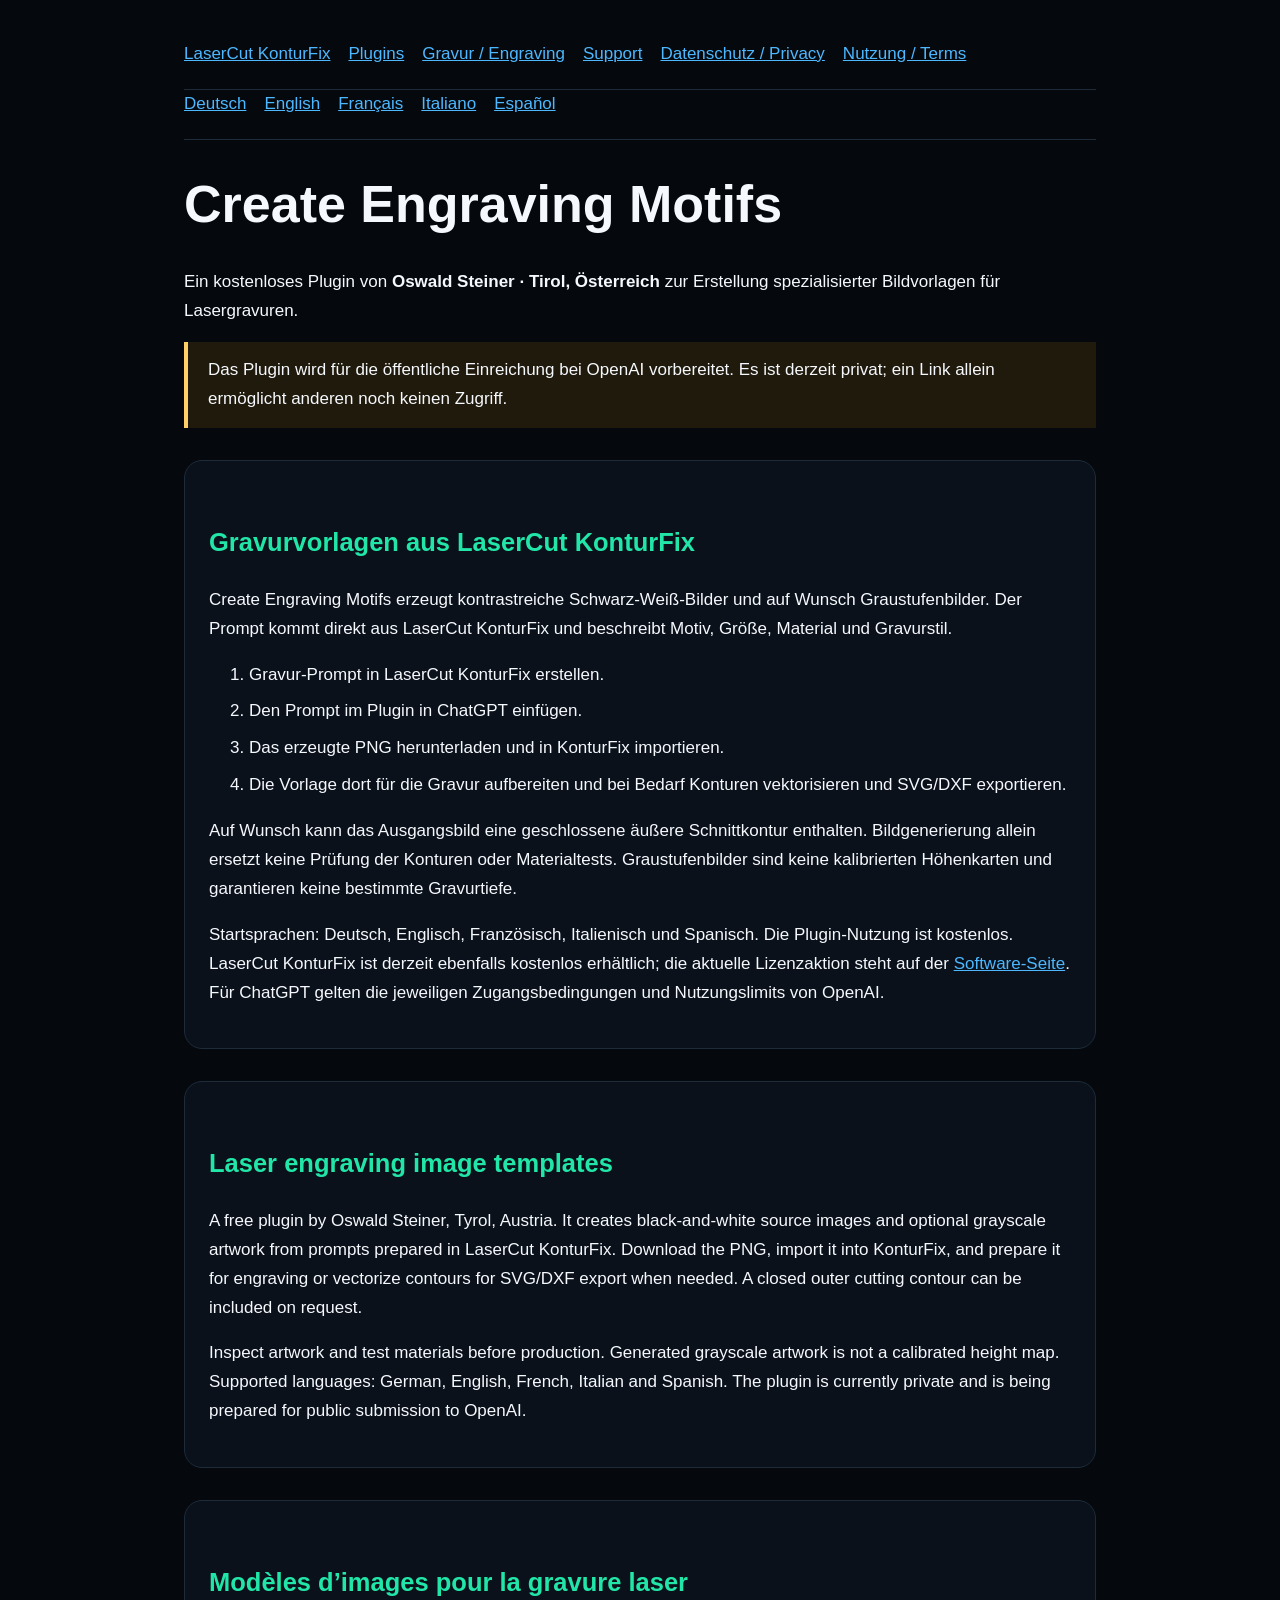
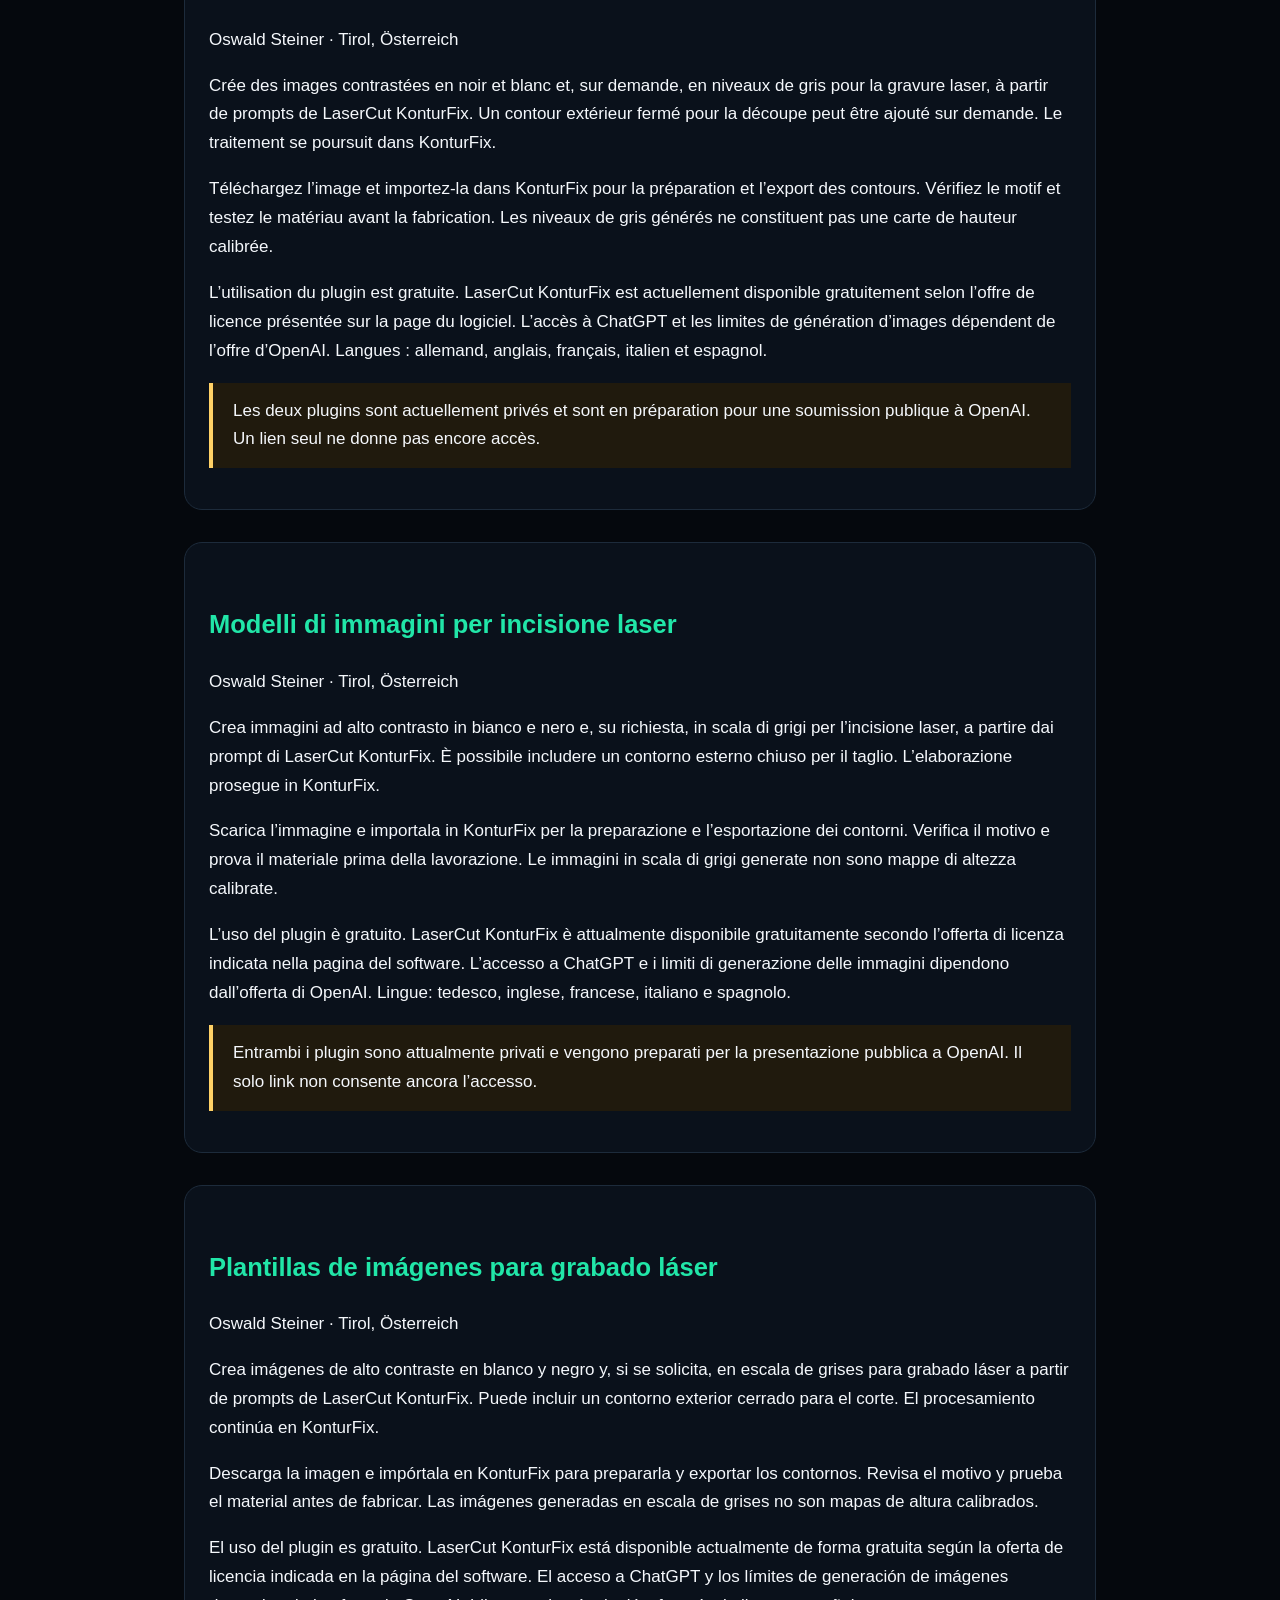
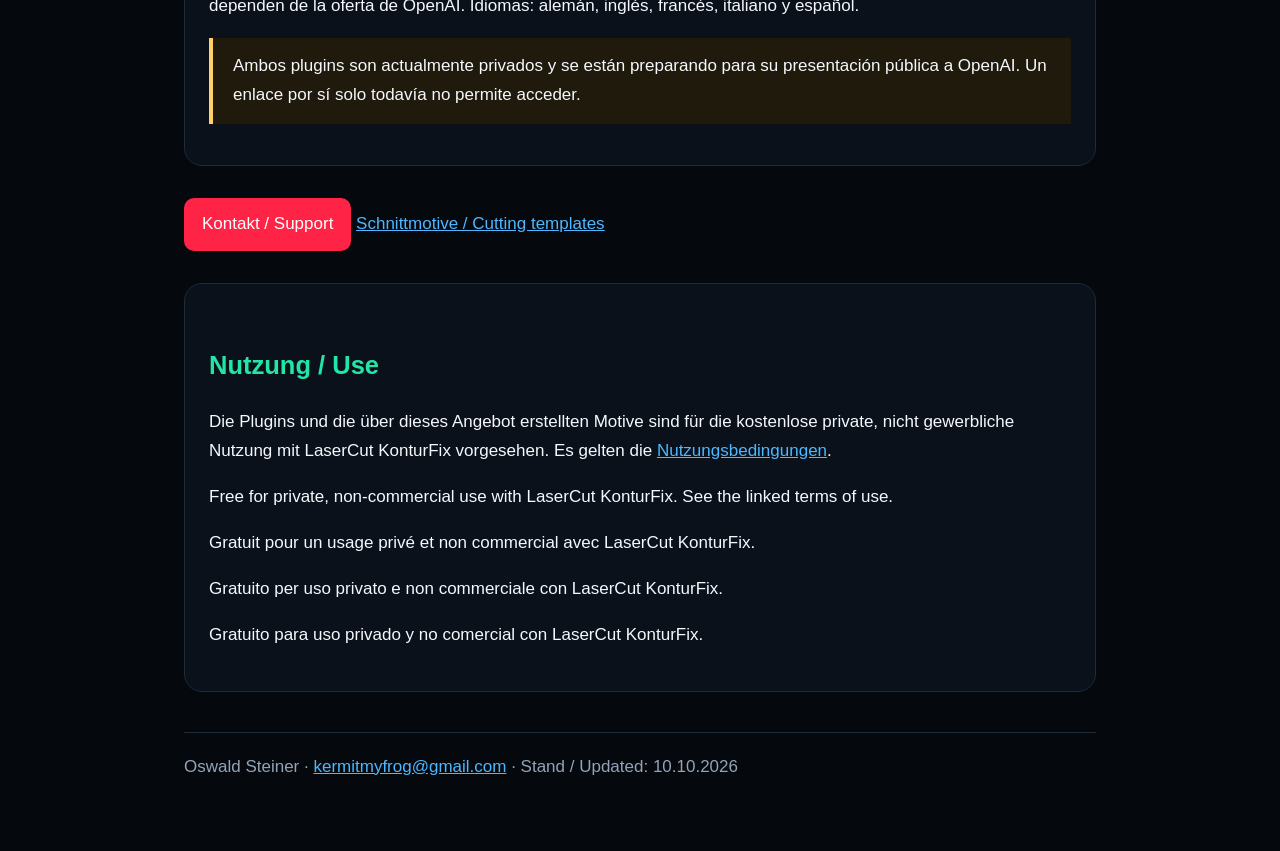
<file: engraving-plugin.html>
<!doctype html><html lang="de"><head><meta charset="utf-8"><meta name="viewport" content="width=device-width,initial-scale=1"><title>Create Engraving Motifs · LaserCut KonturFix</title><meta name="description" content="Create Engraving Motifs für Create Engraving Motifs, das kostenlose Plugin von Oswald Steiner."><style>:root{color-scheme:dark}*{box-sizing:border-box}body{margin:0;background:#05080d;color:#f5f8fc;font:17px/1.7 "Segoe UI",Arial,sans-serif}main{max-width:960px;margin:auto;padding:40px 24px 70px}nav{display:flex;flex-wrap:wrap;gap:18px;border-bottom:1px solid #1d2b3b;padding-bottom:20px}a{color:#4db8ff}h1{font-size:clamp(32px,6vw,52px);line-height:1.12}h2{color:#21e6a8;margin-top:36px}section{margin:32px 0;padding:24px;background:#0a111b;border:1px solid #1d2b3b;border-radius:18px}.notice{border-left:4px solid #ffd166;padding:14px 20px;background:#201a0d}footer{margin-top:40px;border-top:1px solid #1d2b3b;padding-top:20px;color:#93a4b8}.button{display:inline-block;padding:12px 18px;background:#ff2346;color:white;border-radius:10px;text-decoration:none}li{margin:8px 0}</style></head><body><main><nav aria-label="Navigation"><a href="index.html">LaserCut KonturFix</a><a href="plugin.html">Plugins</a><a href="engraving-plugin.html">Gravur / Engraving</a><a href="plugin-support.html">Support</a><a href="plugin-privacy.html">Datenschutz / Privacy</a><a href="plugin-terms.html">Nutzung / Terms</a></nav><nav aria-label="Languages"><a href="#description-de">Deutsch</a><a href="#description-en">English</a><a href="#description-fr">Français</a><a href="#description-it">Italiano</a><a href="#description-es">Español</a></nav><h1 id="description-de">Create Engraving Motifs</h1><p>Ein kostenloses Plugin von <strong>Oswald Steiner · Tirol, Österreich</strong> zur Erstellung spezialisierter Bildvorlagen für Lasergravuren.</p><p class="notice">Das Plugin wird für die öffentliche Einreichung bei OpenAI vorbereitet. Es ist derzeit privat; ein Link allein ermöglicht anderen noch keinen Zugriff.</p><section><h2>Gravurvorlagen aus LaserCut KonturFix</h2><p>Create Engraving Motifs erzeugt kontrastreiche Schwarz-Weiß-Bilder und auf Wunsch Graustufenbilder. Der Prompt kommt direkt aus LaserCut KonturFix und beschreibt Motiv, Größe, Material und Gravurstil.</p><ol><li>Gravur-Prompt in LaserCut KonturFix erstellen.</li><li>Den Prompt im Plugin in ChatGPT einfügen.</li><li>Das erzeugte PNG herunterladen und in KonturFix importieren.</li><li>Die Vorlage dort für die Gravur aufbereiten und bei Bedarf Konturen vektorisieren und SVG/DXF exportieren.</li></ol><p>Auf Wunsch kann das Ausgangsbild eine geschlossene äußere Schnittkontur enthalten. Bildgenerierung allein ersetzt keine Prüfung der Konturen oder Materialtests. Graustufenbilder sind keine kalibrierten Höhenkarten und garantieren keine bestimmte Gravurtiefe.</p><p>Startsprachen: Deutsch, Englisch, Französisch, Italienisch und Spanisch. Die Plugin-Nutzung ist kostenlos. LaserCut KonturFix ist derzeit ebenfalls kostenlos erhältlich; die aktuelle Lizenzaktion steht auf der <a href="index.html">Software-Seite</a>. Für ChatGPT gelten die jeweiligen Zugangsbedingungen und Nutzungslimits von OpenAI.</p></section><section lang="en" id="description-en"><h2>Laser engraving image templates</h2><p>A free plugin by Oswald Steiner, Tyrol, Austria. It creates black-and-white source images and optional grayscale artwork from prompts prepared in LaserCut KonturFix. Download the PNG, import it into KonturFix, and prepare it for engraving or vectorize contours for SVG/DXF export when needed. A closed outer cutting contour can be included on request.</p><p>Inspect artwork and test materials before production. Generated grayscale artwork is not a calibrated height map. Supported languages: German, English, French, Italian and Spanish. The plugin is currently private and is being prepared for public submission to OpenAI.</p></section><section lang="fr" id="description-fr"><h2>Modèles d’images pour la gravure laser</h2><p>Oswald Steiner · Tirol, Österreich</p><p>Crée des images contrastées en noir et blanc et, sur demande, en niveaux de gris pour la gravure laser, à partir de prompts de LaserCut KonturFix. Un contour extérieur fermé pour la découpe peut être ajouté sur demande. Le traitement se poursuit dans KonturFix.</p><p>Téléchargez l’image et importez-la dans KonturFix pour la préparation et l’export des contours. Vérifiez le motif et testez le matériau avant la fabrication. Les niveaux de gris générés ne constituent pas une carte de hauteur calibrée.</p><p>L’utilisation du plugin est gratuite. LaserCut KonturFix est actuellement disponible gratuitement selon l’offre de licence présentée sur la page du logiciel. L’accès à ChatGPT et les limites de génération d’images dépendent de l’offre d’OpenAI. Langues : allemand, anglais, français, italien et espagnol.</p><p class="notice">Les deux plugins sont actuellement privés et sont en préparation pour une soumission publique à OpenAI. Un lien seul ne donne pas encore accès.</p></section><section lang="it" id="description-it"><h2>Modelli di immagini per incisione laser</h2><p>Oswald Steiner · Tirol, Österreich</p><p>Crea immagini ad alto contrasto in bianco e nero e, su richiesta, in scala di grigi per l’incisione laser, a partire dai prompt di LaserCut KonturFix. È possibile includere un contorno esterno chiuso per il taglio. L’elaborazione prosegue in KonturFix.</p><p>Scarica l’immagine e importala in KonturFix per la preparazione e l’esportazione dei contorni. Verifica il motivo e prova il materiale prima della lavorazione. Le immagini in scala di grigi generate non sono mappe di altezza calibrate.</p><p>L’uso del plugin è gratuito. LaserCut KonturFix è attualmente disponibile gratuitamente secondo l’offerta di licenza indicata nella pagina del software. L’accesso a ChatGPT e i limiti di generazione delle immagini dipendono dall’offerta di OpenAI. Lingue: tedesco, inglese, francese, italiano e spagnolo.</p><p class="notice">Entrambi i plugin sono attualmente privati e vengono preparati per la presentazione pubblica a OpenAI. Il solo link non consente ancora l’accesso.</p></section><section lang="es" id="description-es"><h2>Plantillas de imágenes para grabado láser</h2><p>Oswald Steiner · Tirol, Österreich</p><p>Crea imágenes de alto contraste en blanco y negro y, si se solicita, en escala de grises para grabado láser a partir de prompts de LaserCut KonturFix. Puede incluir un contorno exterior cerrado para el corte. El procesamiento continúa en KonturFix.</p><p>Descarga la imagen e impórtala en KonturFix para prepararla y exportar los contornos. Revisa el motivo y prueba el material antes de fabricar. Las imágenes generadas en escala de grises no son mapas de altura calibrados.</p><p>El uso del plugin es gratuito. LaserCut KonturFix está disponible actualmente de forma gratuita según la oferta de licencia indicada en la página del software. El acceso a ChatGPT y los límites de generación de imágenes dependen de la oferta de OpenAI. Idiomas: alemán, inglés, francés, italiano y español.</p><p class="notice">Ambos plugins son actualmente privados y se están preparando para su presentación pública a OpenAI. Un enlace por sí solo todavía no permite acceder.</p></section><p><a class="button" href="plugin-support.html">Kontakt / Support</a> <a href="plugin.html">Schnittmotive / Cutting templates</a></p><section><h2>Nutzung / Use</h2><p>Die Plugins und die über dieses Angebot erstellten Motive sind für die kostenlose private, nicht gewerbliche Nutzung mit LaserCut KonturFix vorgesehen. Es gelten die <a href="plugin-terms.html">Nutzungsbedingungen</a>.</p><p lang="en">Free for private, non-commercial use with LaserCut KonturFix. See the linked terms of use.</p><p lang="fr">Gratuit pour un usage privé et non commercial avec LaserCut KonturFix.</p><p lang="it">Gratuito per uso privato e non commerciale con LaserCut KonturFix.</p><p lang="es">Gratuito para uso privado y no comercial con LaserCut KonturFix.</p></section><footer>Oswald Steiner · <a href="mailto:kermitmyfrog@gmail.com">kermitmyfrog@gmail.com</a> · Stand / Updated: 10.10.2026</footer></main></body></html>
</file>
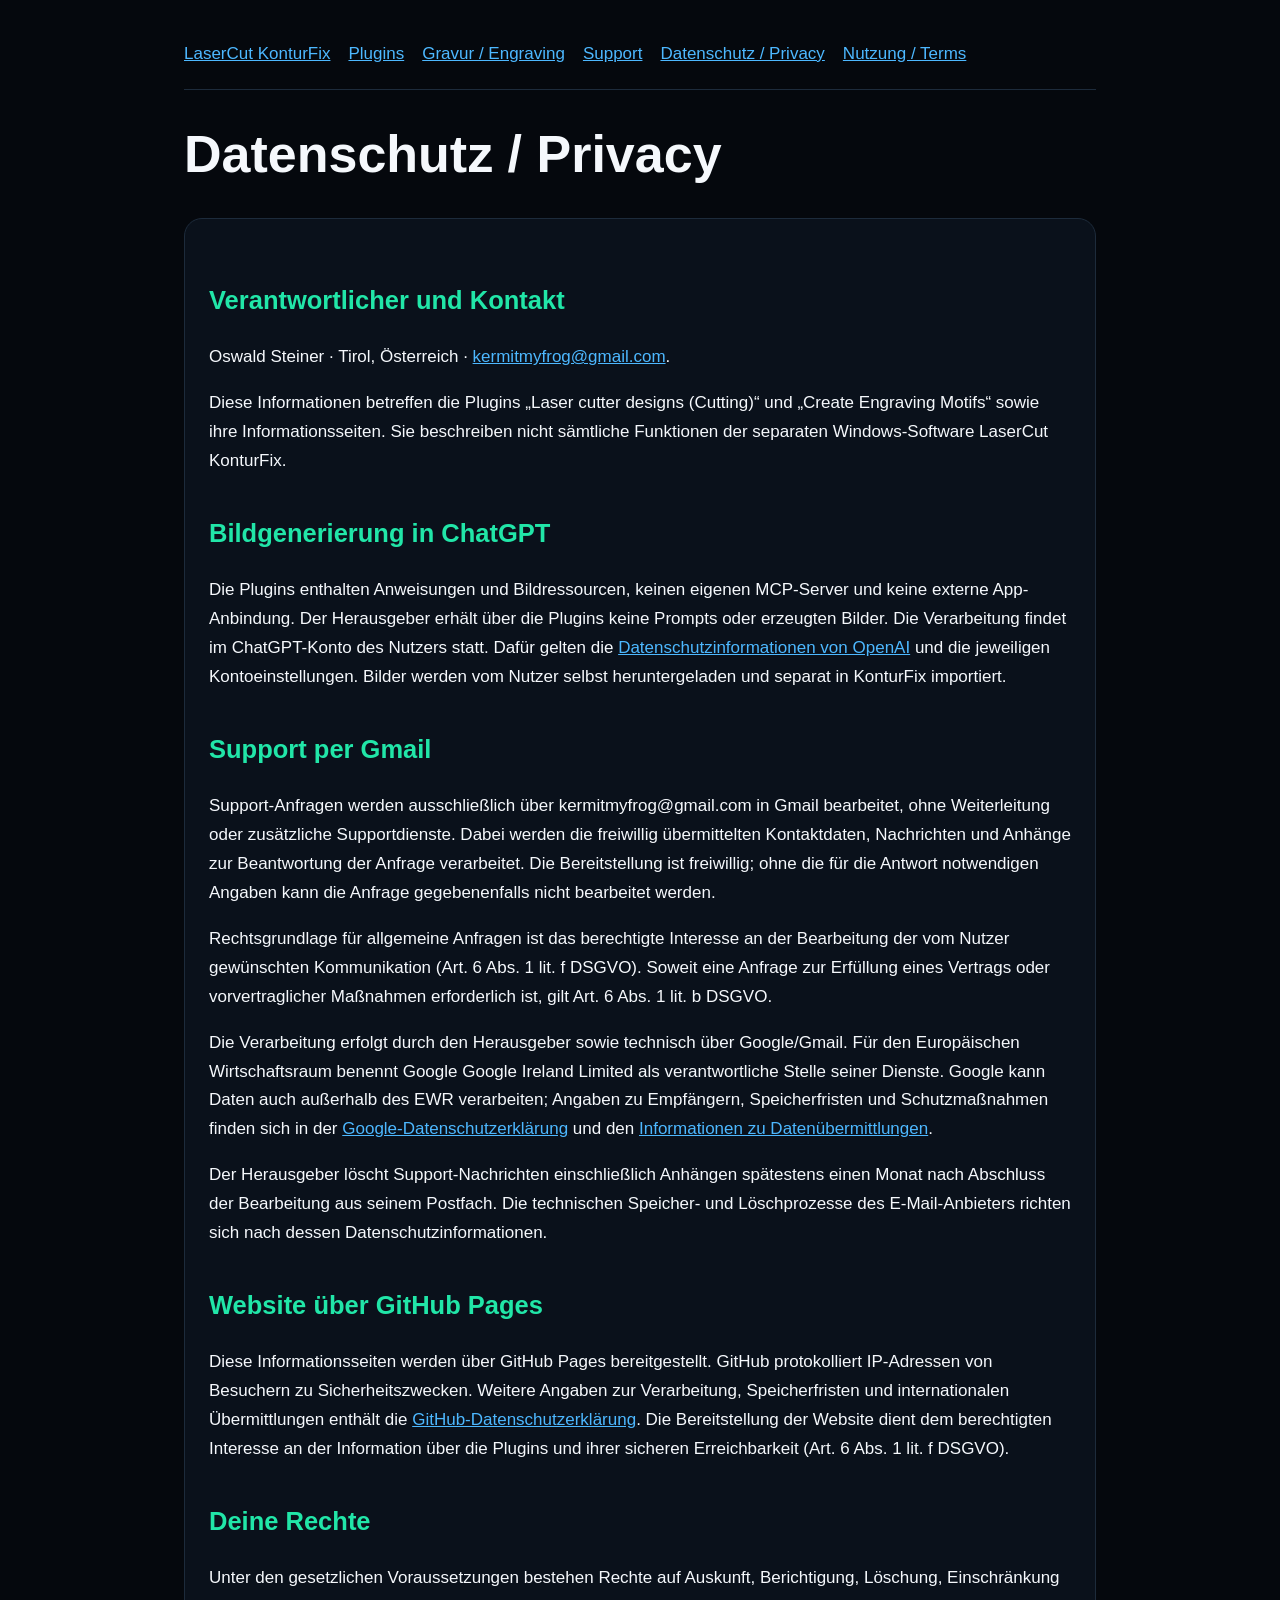
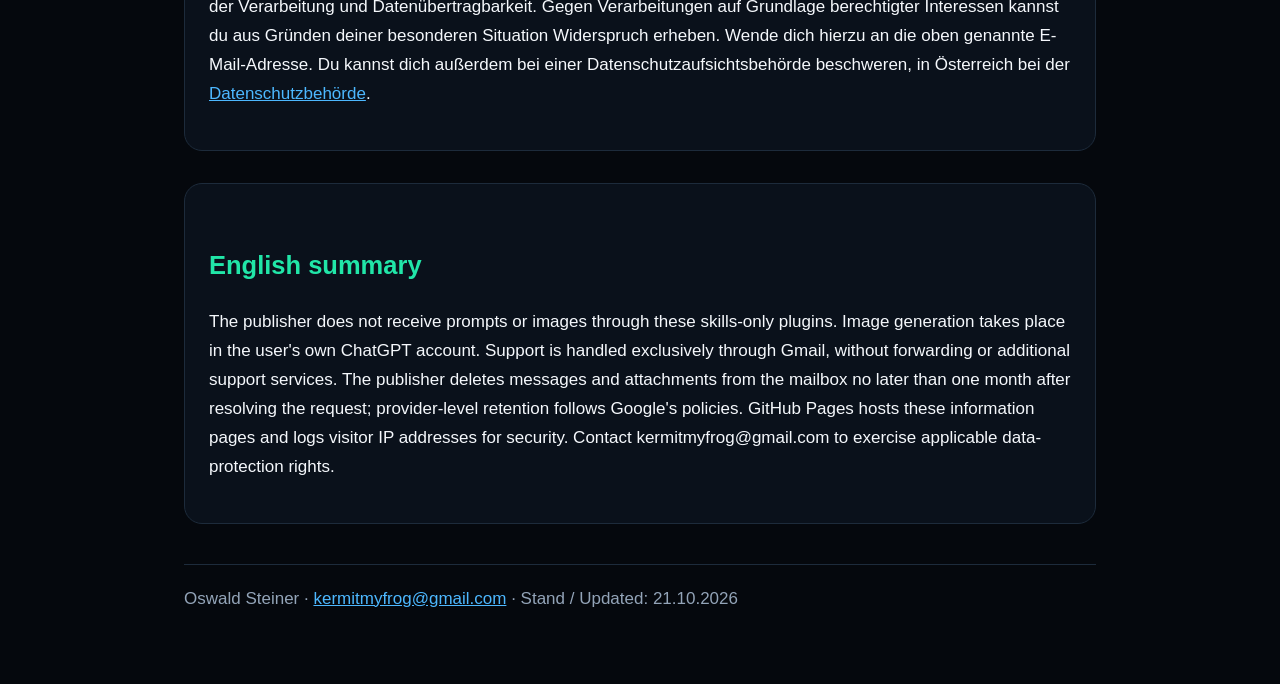
<file: plugin-privacy.html>
<!doctype html><html lang="de"><head><meta charset="utf-8"><meta name="viewport" content="width=device-width,initial-scale=1"><title>Datenschutz / Privacy · LaserCut KonturFix</title><meta name="description" content="Datenschutz / Privacy für Laser cutter designs (Cutting) und Create Engraving Motifs, das kostenlose Plugin von Oswald Steiner."><style>:root{color-scheme:dark}*{box-sizing:border-box}body{margin:0;background:#05080d;color:#f5f8fc;font:17px/1.7 "Segoe UI",Arial,sans-serif}main{max-width:960px;margin:auto;padding:40px 24px 70px}nav{display:flex;flex-wrap:wrap;gap:18px;border-bottom:1px solid #1d2b3b;padding-bottom:20px}a{color:#4db8ff}h1{font-size:clamp(32px,6vw,52px);line-height:1.12}h2{color:#21e6a8;margin-top:36px}section{margin:32px 0;padding:24px;background:#0a111b;border:1px solid #1d2b3b;border-radius:18px}.notice{border-left:4px solid #ffd166;padding:14px 20px;background:#201a0d}footer{margin-top:40px;border-top:1px solid #1d2b3b;padding-top:20px;color:#93a4b8}.button{display:inline-block;padding:12px 18px;background:#ff2346;color:white;border-radius:10px;text-decoration:none}li{margin:8px 0}</style></head><body><main><nav aria-label="Navigation"><a href="index.html">LaserCut KonturFix</a><a href="plugin.html">Plugins</a><a href="engraving-plugin.html">Gravur / Engraving</a><a href="plugin-support.html">Support</a><a href="plugin-privacy.html">Datenschutz / Privacy</a><a href="plugin-terms.html">Nutzung / Terms</a></nav><h1>Datenschutz / Privacy</h1>
<section><h2>Verantwortlicher und Kontakt</h2><p>Oswald Steiner · Tirol, Österreich · <a href="mailto:kermitmyfrog@gmail.com">kermitmyfrog@gmail.com</a>.</p><p>Diese Informationen betreffen die Plugins „Laser cutter designs (Cutting)“ und „Create Engraving Motifs“ sowie ihre Informationsseiten. Sie beschreiben nicht sämtliche Funktionen der separaten Windows-Software LaserCut KonturFix.</p>
<h2>Bildgenerierung in ChatGPT</h2><p>Die Plugins enthalten Anweisungen und Bildressourcen, keinen eigenen MCP-Server und keine externe App-Anbindung. Der Herausgeber erhält über die Plugins keine Prompts oder erzeugten Bilder. Die Verarbeitung findet im ChatGPT-Konto des Nutzers statt. Dafür gelten die <a href="https://openai.com/policies/privacy-policy/">Datenschutzinformationen von OpenAI</a> und die jeweiligen Kontoeinstellungen. Bilder werden vom Nutzer selbst heruntergeladen und separat in KonturFix importiert.</p>
<h2>Support per Gmail</h2><p>Support-Anfragen werden ausschließlich über kermitmyfrog@gmail.com in Gmail bearbeitet, ohne Weiterleitung oder zusätzliche Supportdienste. Dabei werden die freiwillig übermittelten Kontaktdaten, Nachrichten und Anhänge zur Beantwortung der Anfrage verarbeitet. Die Bereitstellung ist freiwillig; ohne die für die Antwort notwendigen Angaben kann die Anfrage gegebenenfalls nicht bearbeitet werden.</p><p>Rechtsgrundlage für allgemeine Anfragen ist das berechtigte Interesse an der Bearbeitung der vom Nutzer gewünschten Kommunikation (Art. 6 Abs. 1 lit. f DSGVO). Soweit eine Anfrage zur Erfüllung eines Vertrags oder vorvertraglicher Maßnahmen erforderlich ist, gilt Art. 6 Abs. 1 lit. b DSGVO.</p><p>Die Verarbeitung erfolgt durch den Herausgeber sowie technisch über Google/Gmail. Für den Europäischen Wirtschaftsraum benennt Google Google Ireland Limited als verantwortliche Stelle seiner Dienste. Google kann Daten auch außerhalb des EWR verarbeiten; Angaben zu Empfängern, Speicherfristen und Schutzmaßnahmen finden sich in der <a href="https://policies.google.com/privacy?hl=de">Google-Datenschutzerklärung</a> und den <a href="https://policies.google.com/privacy/frameworks?hl=de">Informationen zu Datenübermittlungen</a>.</p><p>Der Herausgeber löscht Support-Nachrichten einschließlich Anhängen spätestens einen Monat nach Abschluss der Bearbeitung aus seinem Postfach. Die technischen Speicher- und Löschprozesse des E-Mail-Anbieters richten sich nach dessen Datenschutzinformationen.</p>
<h2>Website über GitHub Pages</h2><p>Diese Informationsseiten werden über GitHub Pages bereitgestellt. GitHub protokolliert IP-Adressen von Besuchern zu Sicherheitszwecken. Weitere Angaben zur Verarbeitung, Speicherfristen und internationalen Übermittlungen enthält die <a href="https://docs.github.com/en/site-policy/privacy-policies/github-general-privacy-statement">GitHub-Datenschutzerklärung</a>. Die Bereitstellung der Website dient dem berechtigten Interesse an der Information über die Plugins und ihrer sicheren Erreichbarkeit (Art. 6 Abs. 1 lit. f DSGVO).</p>
<h2>Deine Rechte</h2><p>Unter den gesetzlichen Voraussetzungen bestehen Rechte auf Auskunft, Berichtigung, Löschung, Einschränkung der Verarbeitung und Datenübertragbarkeit. Gegen Verarbeitungen auf Grundlage berechtigter Interessen kannst du aus Gründen deiner besonderen Situation Widerspruch erheben. Wende dich hierzu an die oben genannte E-Mail-Adresse. Du kannst dich außerdem bei einer Datenschutzaufsichtsbehörde beschweren, in Österreich bei der <a href="https://dsb.gv.at/">Datenschutzbehörde</a>.</p></section>
<section lang="en"><h2>English summary</h2><p>The publisher does not receive prompts or images through these skills-only plugins. Image generation takes place in the user's own ChatGPT account. Support is handled exclusively through Gmail, without forwarding or additional support services. The publisher deletes messages and attachments from the mailbox no later than one month after resolving the request; provider-level retention follows Google's policies. GitHub Pages hosts these information pages and logs visitor IP addresses for security. Contact kermitmyfrog@gmail.com to exercise applicable data-protection rights.</p></section><footer>Oswald Steiner · <a href="mailto:kermitmyfrog@gmail.com">kermitmyfrog@gmail.com</a> · Stand / Updated: 21.10.2026</footer></main></body></html>
</file>
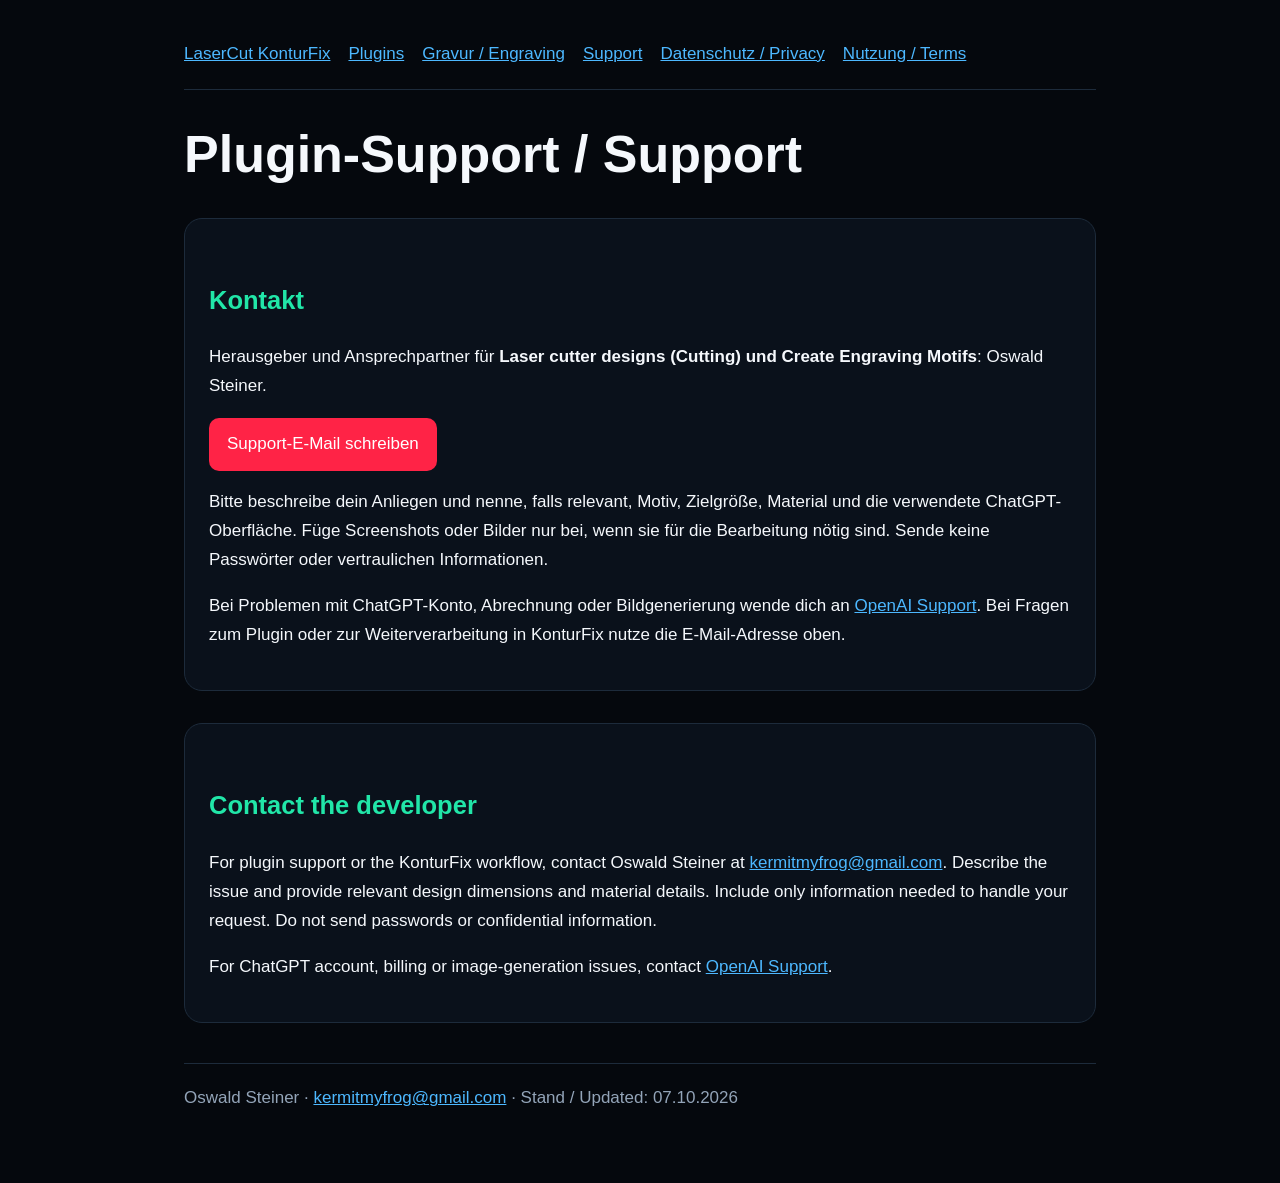
<file: plugin-support.html>
<!doctype html><html lang="de"><head><meta charset="utf-8"><meta name="viewport" content="width=device-width,initial-scale=1"><title>Plugin-Support / Support · LaserCut KonturFix</title><meta name="description" content="Plugin-Support / Support für Laser cutter designs (Cutting) und Create Engraving Motifs, das kostenlose Plugin von Oswald Steiner."><style>:root{color-scheme:dark}*{box-sizing:border-box}body{margin:0;background:#05080d;color:#f5f8fc;font:17px/1.7 "Segoe UI",Arial,sans-serif}main{max-width:960px;margin:auto;padding:40px 24px 70px}nav{display:flex;flex-wrap:wrap;gap:18px;border-bottom:1px solid #1d2b3b;padding-bottom:20px}a{color:#4db8ff}h1{font-size:clamp(32px,6vw,52px);line-height:1.12}h2{color:#21e6a8;margin-top:36px}section{margin:32px 0;padding:24px;background:#0a111b;border:1px solid #1d2b3b;border-radius:18px}.notice{border-left:4px solid #ffd166;padding:14px 20px;background:#201a0d}footer{margin-top:40px;border-top:1px solid #1d2b3b;padding-top:20px;color:#93a4b8}.button{display:inline-block;padding:12px 18px;background:#ff2346;color:white;border-radius:10px;text-decoration:none}li{margin:8px 0}</style></head><body><main><nav aria-label="Navigation"><a href="index.html">LaserCut KonturFix</a><a href="plugin.html">Plugins</a><a href="engraving-plugin.html">Gravur / Engraving</a><a href="plugin-support.html">Support</a><a href="plugin-privacy.html">Datenschutz / Privacy</a><a href="plugin-terms.html">Nutzung / Terms</a></nav><h1>Plugin-Support / Support</h1><section><h2>Kontakt</h2><p>Herausgeber und Ansprechpartner für <strong>Laser cutter designs (Cutting) und Create Engraving Motifs</strong>: Oswald Steiner.</p><p><a class="button" href="mailto:kermitmyfrog@gmail.com?subject=Laser%20cutter%20designs%20Plugin%20Support">Support-E-Mail schreiben</a></p><p>Bitte beschreibe dein Anliegen und nenne, falls relevant, Motiv, Zielgröße, Material und die verwendete ChatGPT-Oberfläche. Füge Screenshots oder Bilder nur bei, wenn sie für die Bearbeitung nötig sind. Sende keine Passwörter oder vertraulichen Informationen.</p><p>Bei Problemen mit ChatGPT-Konto, Abrechnung oder Bildgenerierung wende dich an <a href="https://help.openai.com/">OpenAI Support</a>. Bei Fragen zum Plugin oder zur Weiterverarbeitung in KonturFix nutze die E-Mail-Adresse oben.</p></section><section lang="en"><h2>Contact the developer</h2><p>For plugin support or the KonturFix workflow, contact Oswald Steiner at <a href="mailto:kermitmyfrog@gmail.com">kermitmyfrog@gmail.com</a>. Describe the issue and provide relevant design dimensions and material details. Include only information needed to handle your request. Do not send passwords or confidential information.</p><p>For ChatGPT account, billing or image-generation issues, contact <a href="https://help.openai.com/">OpenAI Support</a>.</p></section><footer>Oswald Steiner · <a href="mailto:kermitmyfrog@gmail.com">kermitmyfrog@gmail.com</a> · Stand / Updated: 07.10.2026</footer></main></body></html>
</file>
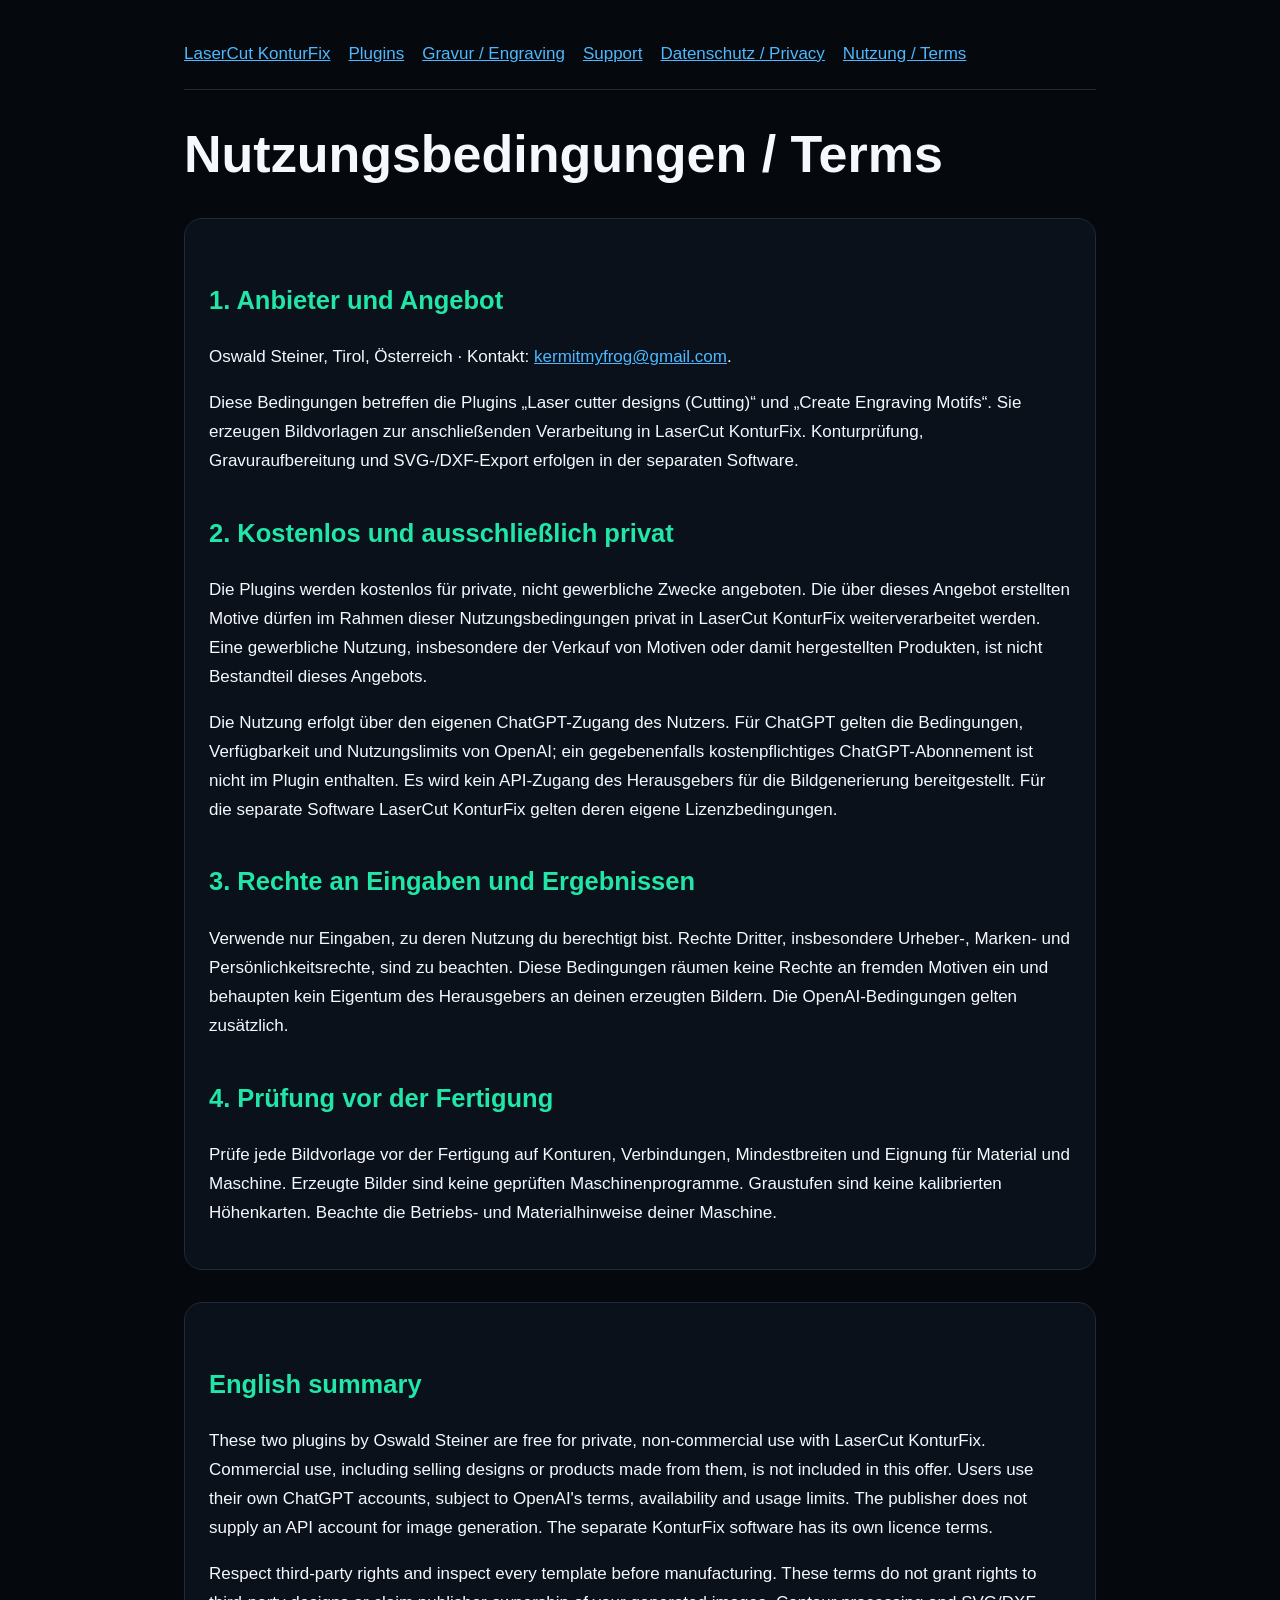
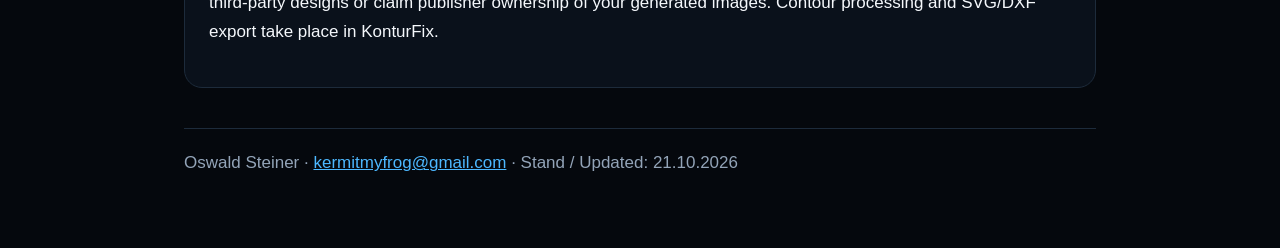
<file: plugin-terms.html>
<!doctype html><html lang="de"><head><meta charset="utf-8"><meta name="viewport" content="width=device-width,initial-scale=1"><title>Nutzungsbedingungen / Terms · LaserCut KonturFix</title><meta name="description" content="Nutzungsbedingungen / Terms für Laser cutter designs (Cutting) und Create Engraving Motifs, das kostenlose Plugin von Oswald Steiner."><style>:root{color-scheme:dark}*{box-sizing:border-box}body{margin:0;background:#05080d;color:#f5f8fc;font:17px/1.7 "Segoe UI",Arial,sans-serif}main{max-width:960px;margin:auto;padding:40px 24px 70px}nav{display:flex;flex-wrap:wrap;gap:18px;border-bottom:1px solid #1d2b3b;padding-bottom:20px}a{color:#4db8ff}h1{font-size:clamp(32px,6vw,52px);line-height:1.12}h2{color:#21e6a8;margin-top:36px}section{margin:32px 0;padding:24px;background:#0a111b;border:1px solid #1d2b3b;border-radius:18px}.notice{border-left:4px solid #ffd166;padding:14px 20px;background:#201a0d}footer{margin-top:40px;border-top:1px solid #1d2b3b;padding-top:20px;color:#93a4b8}.button{display:inline-block;padding:12px 18px;background:#ff2346;color:white;border-radius:10px;text-decoration:none}li{margin:8px 0}</style></head><body><main><nav aria-label="Navigation"><a href="index.html">LaserCut KonturFix</a><a href="plugin.html">Plugins</a><a href="engraving-plugin.html">Gravur / Engraving</a><a href="plugin-support.html">Support</a><a href="plugin-privacy.html">Datenschutz / Privacy</a><a href="plugin-terms.html">Nutzung / Terms</a></nav><h1>Nutzungsbedingungen / Terms</h1>
<section><h2>1. Anbieter und Angebot</h2><p>Oswald Steiner, Tirol, Österreich · Kontakt: <a href="mailto:kermitmyfrog@gmail.com">kermitmyfrog@gmail.com</a>.</p><p>Diese Bedingungen betreffen die Plugins „Laser cutter designs (Cutting)“ und „Create Engraving Motifs“. Sie erzeugen Bildvorlagen zur anschließenden Verarbeitung in LaserCut KonturFix. Konturprüfung, Gravuraufbereitung und SVG-/DXF-Export erfolgen in der separaten Software.</p>
<h2>2. Kostenlos und ausschließlich privat</h2><p>Die Plugins werden kostenlos für private, nicht gewerbliche Zwecke angeboten. Die über dieses Angebot erstellten Motive dürfen im Rahmen dieser Nutzungsbedingungen privat in LaserCut KonturFix weiterverarbeitet werden. Eine gewerbliche Nutzung, insbesondere der Verkauf von Motiven oder damit hergestellten Produkten, ist nicht Bestandteil dieses Angebots.</p><p>Die Nutzung erfolgt über den eigenen ChatGPT-Zugang des Nutzers. Für ChatGPT gelten die Bedingungen, Verfügbarkeit und Nutzungslimits von OpenAI; ein gegebenenfalls kostenpflichtiges ChatGPT-Abonnement ist nicht im Plugin enthalten. Es wird kein API-Zugang des Herausgebers für die Bildgenerierung bereitgestellt. Für die separate Software LaserCut KonturFix gelten deren eigene Lizenzbedingungen.</p>
<h2>3. Rechte an Eingaben und Ergebnissen</h2><p>Verwende nur Eingaben, zu deren Nutzung du berechtigt bist. Rechte Dritter, insbesondere Urheber-, Marken- und Persönlichkeitsrechte, sind zu beachten. Diese Bedingungen räumen keine Rechte an fremden Motiven ein und behaupten kein Eigentum des Herausgebers an deinen erzeugten Bildern. Die OpenAI-Bedingungen gelten zusätzlich.</p>
<h2>4. Prüfung vor der Fertigung</h2><p>Prüfe jede Bildvorlage vor der Fertigung auf Konturen, Verbindungen, Mindestbreiten und Eignung für Material und Maschine. Erzeugte Bilder sind keine geprüften Maschinenprogramme. Graustufen sind keine kalibrierten Höhenkarten. Beachte die Betriebs- und Materialhinweise deiner Maschine.</p></section>
<section lang="en"><h2>English summary</h2><p>These two plugins by Oswald Steiner are free for private, non-commercial use with LaserCut KonturFix. Commercial use, including selling designs or products made from them, is not included in this offer. Users use their own ChatGPT accounts, subject to OpenAI's terms, availability and usage limits. The publisher does not supply an API account for image generation. The separate KonturFix software has its own licence terms.</p><p>Respect third-party rights and inspect every template before manufacturing. These terms do not grant rights to third-party designs or claim publisher ownership of your generated images. Contour processing and SVG/DXF export take place in KonturFix.</p></section><footer>Oswald Steiner · <a href="mailto:kermitmyfrog@gmail.com">kermitmyfrog@gmail.com</a> · Stand / Updated: 21.10.2026</footer></main></body></html>
</file>
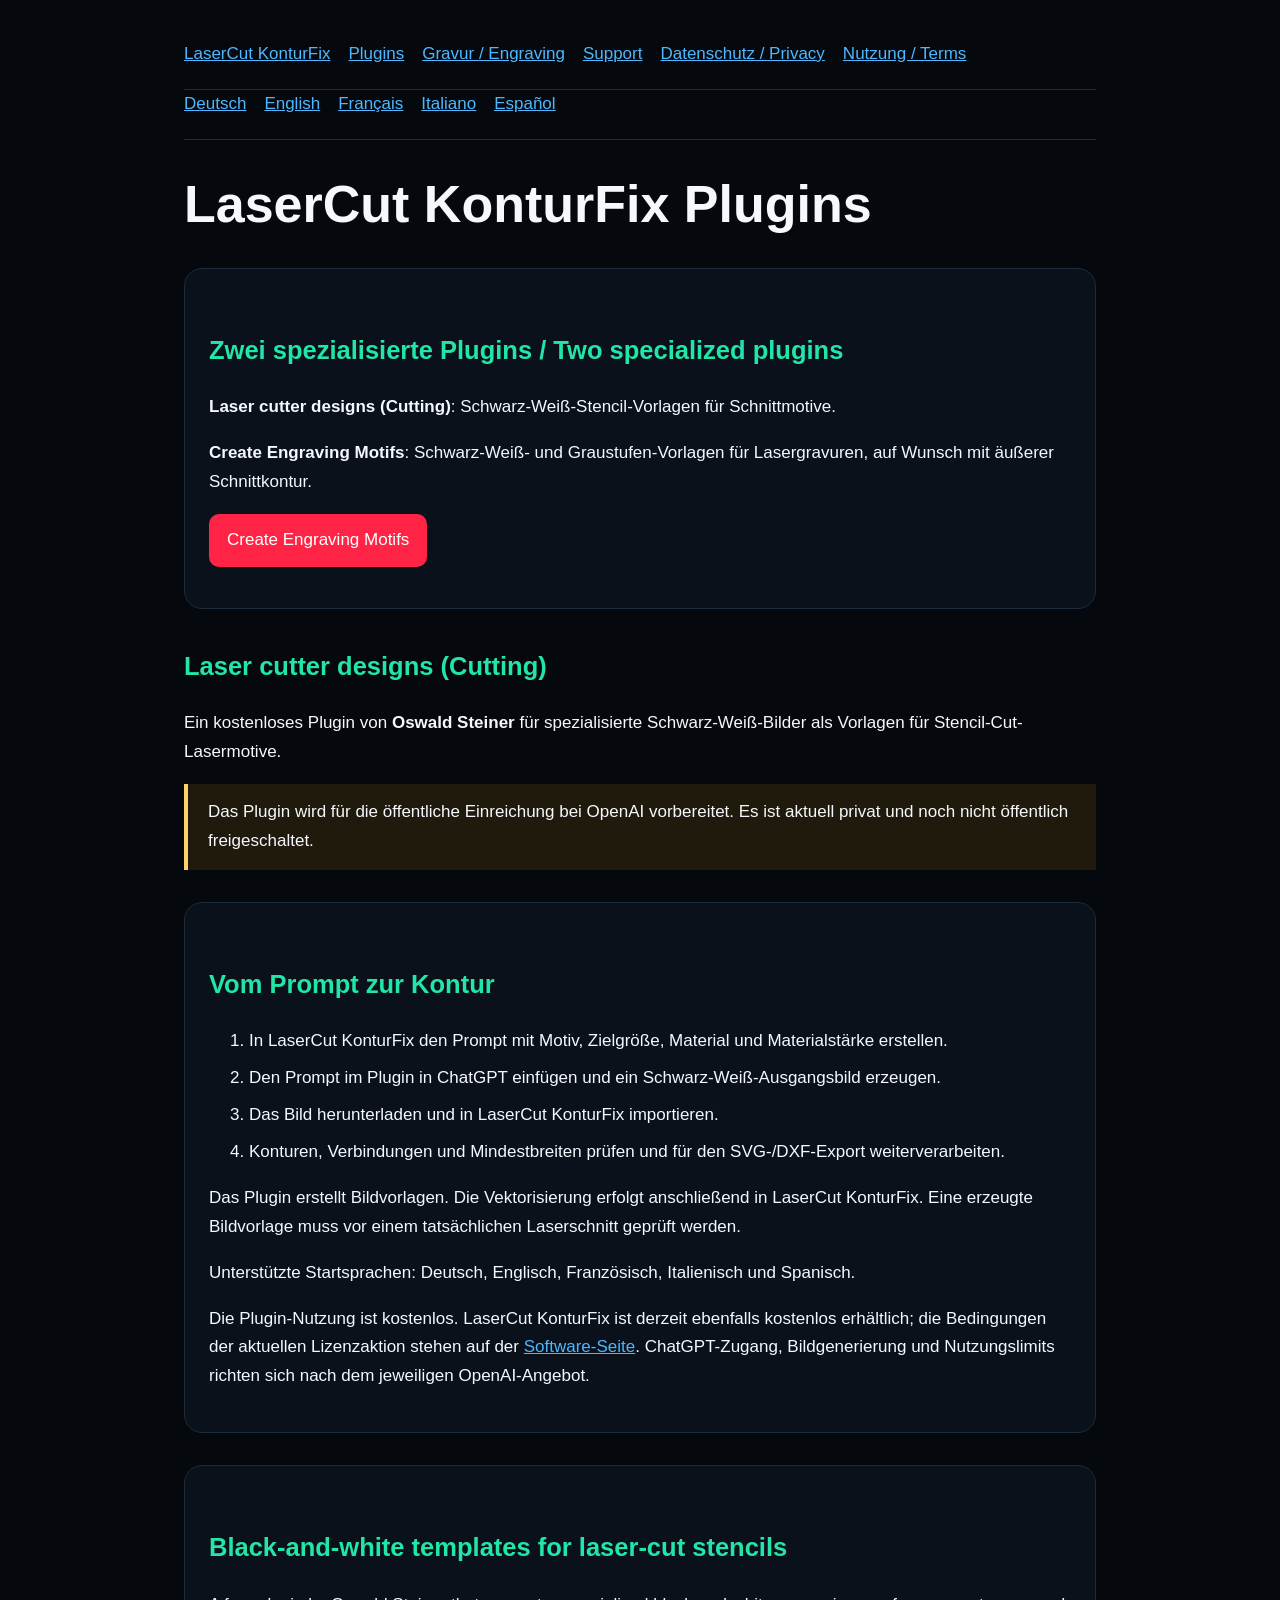
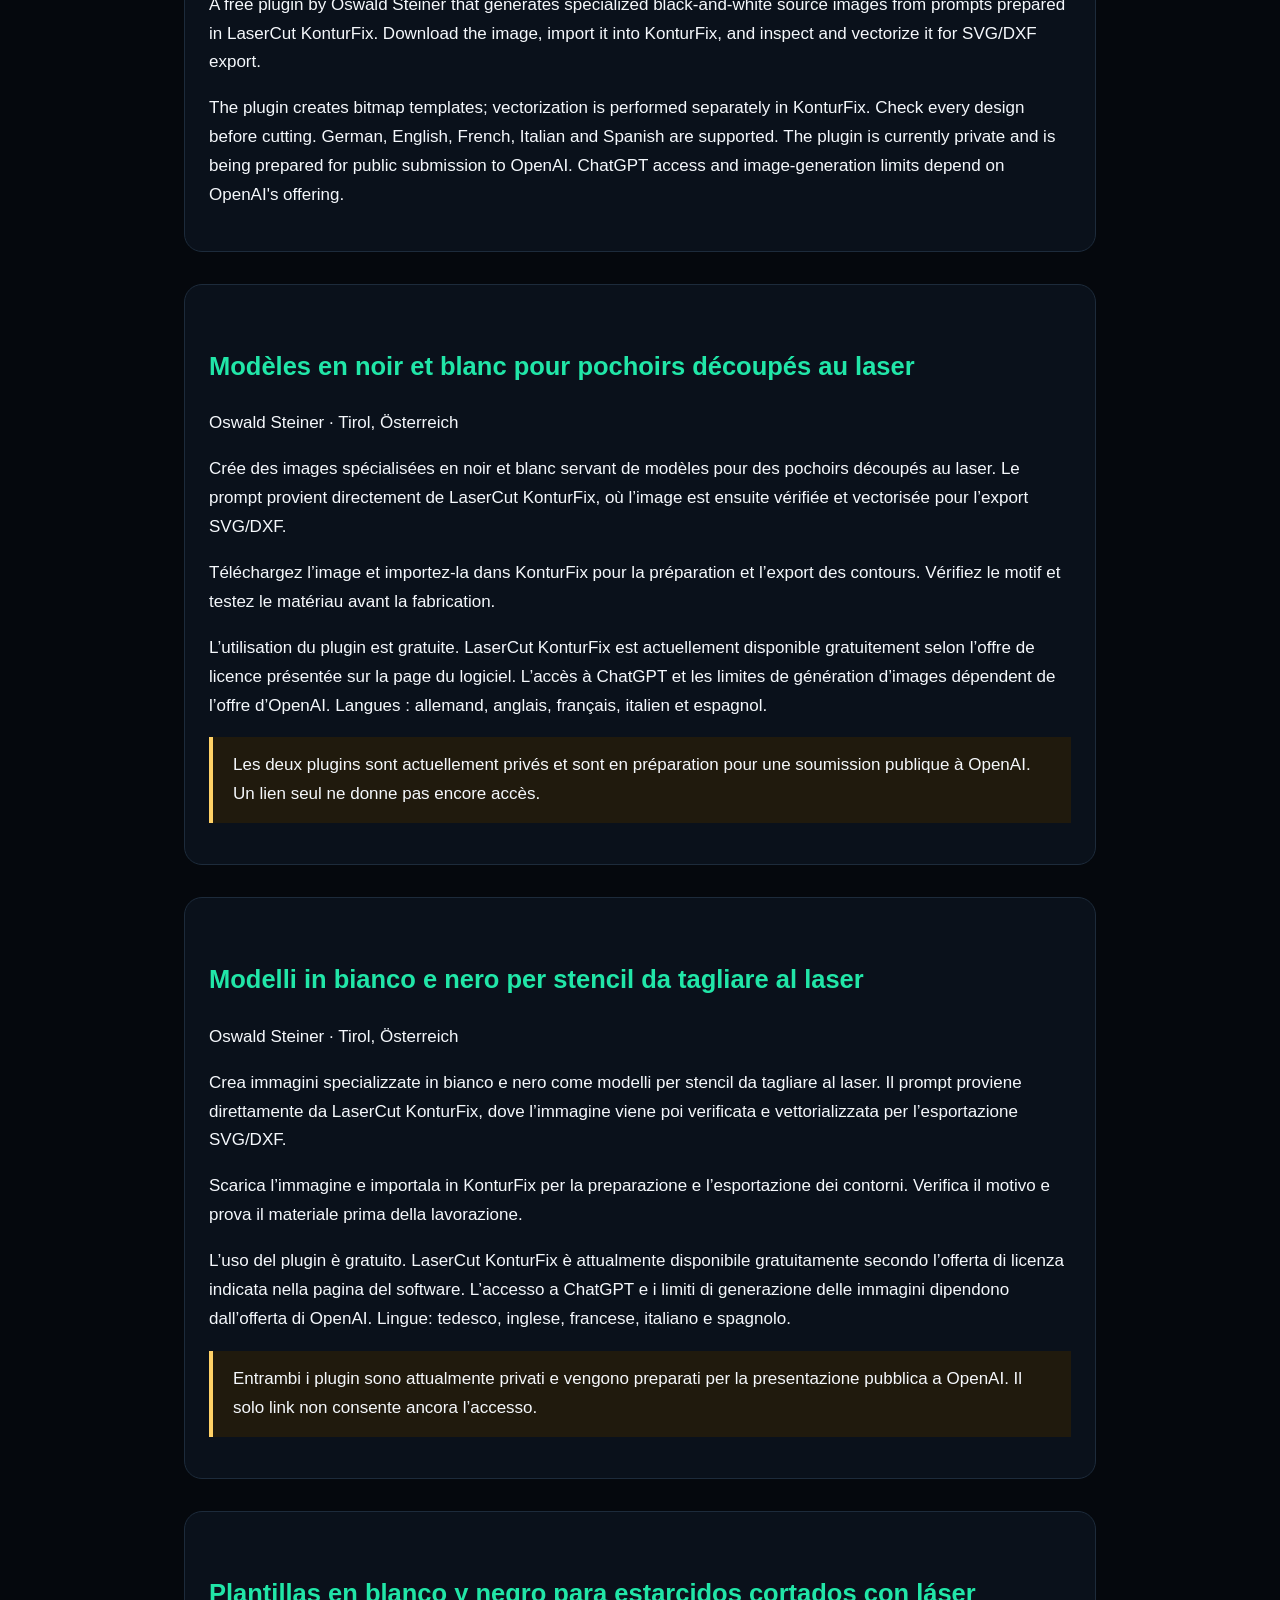
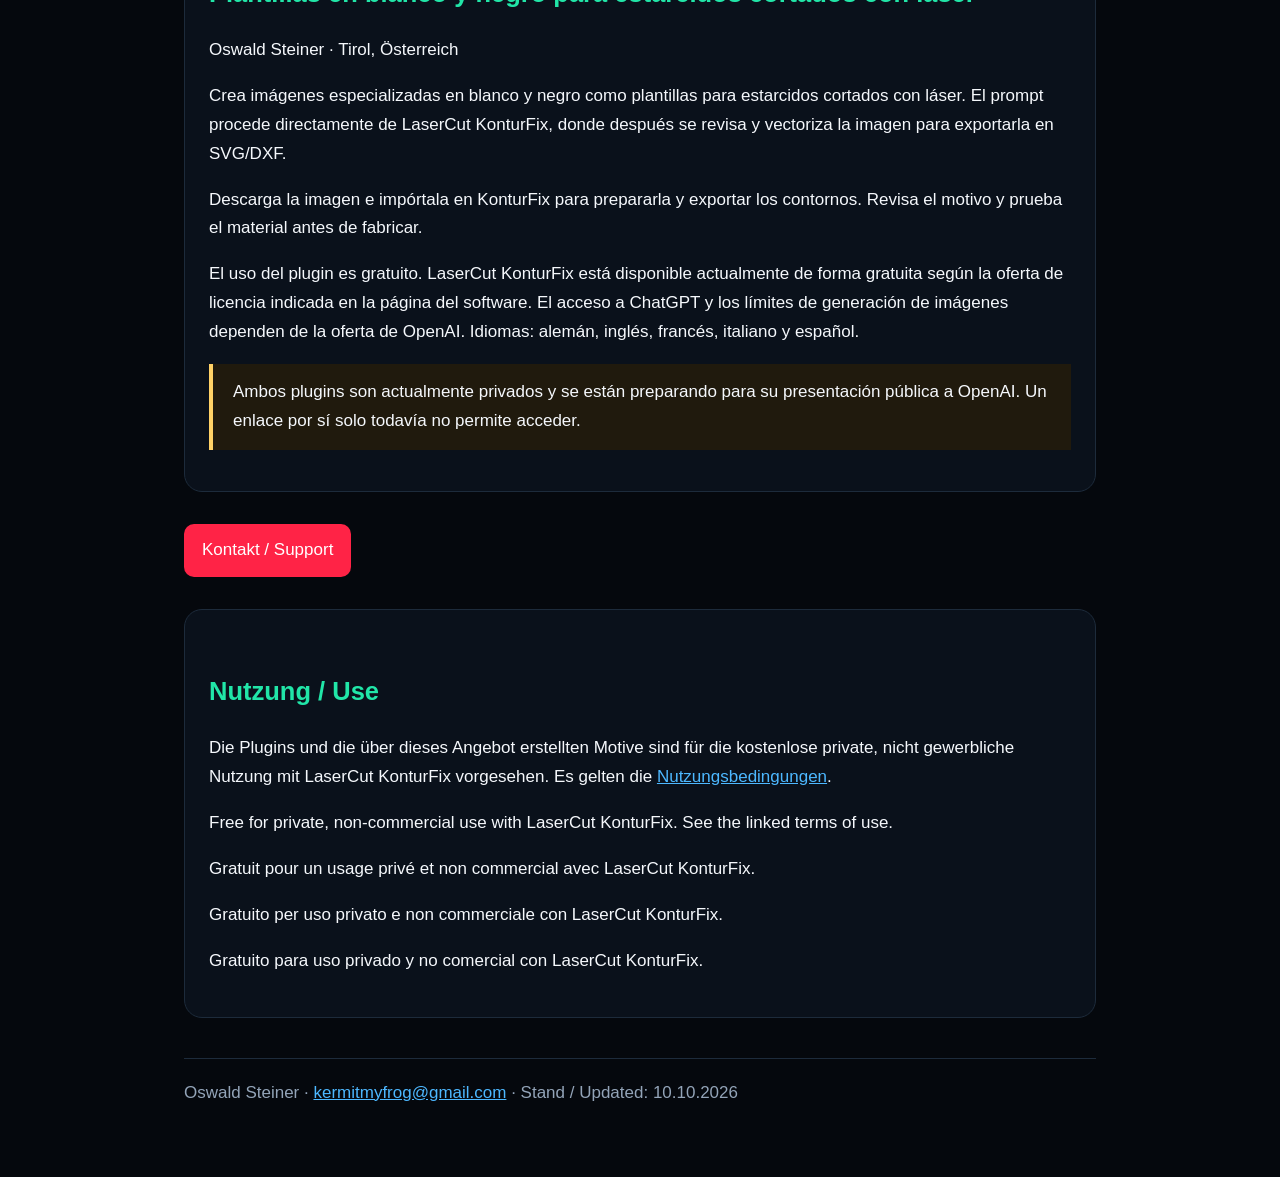
<file: plugin.html>
<!doctype html><html lang="de"><head><meta charset="utf-8"><meta name="viewport" content="width=device-width,initial-scale=1"><title>Laser cutter designs (Cutting) · LaserCut KonturFix</title><meta name="description" content="Laser cutter designs (Cutting) für Laser cutter designs (Cutting), das kostenlose Plugin von Oswald Steiner."><style>:root{color-scheme:dark}*{box-sizing:border-box}body{margin:0;background:#05080d;color:#f5f8fc;font:17px/1.7 "Segoe UI",Arial,sans-serif}main{max-width:960px;margin:auto;padding:40px 24px 70px}nav{display:flex;flex-wrap:wrap;gap:18px;border-bottom:1px solid #1d2b3b;padding-bottom:20px}a{color:#4db8ff}h1{font-size:clamp(32px,6vw,52px);line-height:1.12}h2{color:#21e6a8;margin-top:36px}section{margin:32px 0;padding:24px;background:#0a111b;border:1px solid #1d2b3b;border-radius:18px}.notice{border-left:4px solid #ffd166;padding:14px 20px;background:#201a0d}footer{margin-top:40px;border-top:1px solid #1d2b3b;padding-top:20px;color:#93a4b8}.button{display:inline-block;padding:12px 18px;background:#ff2346;color:white;border-radius:10px;text-decoration:none}li{margin:8px 0}</style></head><body><main><nav aria-label="Navigation"><a href="index.html">LaserCut KonturFix</a><a href="plugin.html">Plugins</a><a href="engraving-plugin.html">Gravur / Engraving</a><a href="plugin-support.html">Support</a><a href="plugin-privacy.html">Datenschutz / Privacy</a><a href="plugin-terms.html">Nutzung / Terms</a></nav><nav aria-label="Languages"><a href="#description-de">Deutsch</a><a href="#description-en">English</a><a href="#description-fr">Français</a><a href="#description-it">Italiano</a><a href="#description-es">Español</a></nav><h1 id="description-de">LaserCut KonturFix Plugins</h1><section><h2>Zwei spezialisierte Plugins / Two specialized plugins</h2><p><strong>Laser cutter designs (Cutting)</strong>: Schwarz-Weiß-Stencil-Vorlagen für Schnittmotive.</p><p><strong>Create Engraving Motifs</strong>: Schwarz-Weiß- und Graustufen-Vorlagen für Lasergravuren, auf Wunsch mit äußerer Schnittkontur.</p><p><a class="button" href="engraving-plugin.html">Create Engraving Motifs</a></p></section><h2>Laser cutter designs (Cutting)</h2><p>Ein kostenloses Plugin von <strong>Oswald Steiner</strong> für spezialisierte Schwarz-Weiß-Bilder als Vorlagen für Stencil-Cut-Lasermotive.</p><p class="notice">Das Plugin wird für die öffentliche Einreichung bei OpenAI vorbereitet. Es ist aktuell privat und noch nicht öffentlich freigeschaltet.</p><section><h2>Vom Prompt zur Kontur</h2><ol><li>In LaserCut KonturFix den Prompt mit Motiv, Zielgröße, Material und Materialstärke erstellen.</li><li>Den Prompt im Plugin in ChatGPT einfügen und ein Schwarz-Weiß-Ausgangsbild erzeugen.</li><li>Das Bild herunterladen und in LaserCut KonturFix importieren.</li><li>Konturen, Verbindungen und Mindestbreiten prüfen und für den SVG-/DXF-Export weiterverarbeiten.</li></ol><p>Das Plugin erstellt Bildvorlagen. Die Vektorisierung erfolgt anschließend in LaserCut KonturFix. Eine erzeugte Bildvorlage muss vor einem tatsächlichen Laserschnitt geprüft werden.</p><p>Unterstützte Startsprachen: Deutsch, Englisch, Französisch, Italienisch und Spanisch.</p><p>Die Plugin-Nutzung ist kostenlos. LaserCut KonturFix ist derzeit ebenfalls kostenlos erhältlich; die Bedingungen der aktuellen Lizenzaktion stehen auf der <a href="index.html">Software-Seite</a>. ChatGPT-Zugang, Bildgenerierung und Nutzungslimits richten sich nach dem jeweiligen OpenAI-Angebot.</p></section><section lang="en" id="description-en"><h2>Black-and-white templates for laser-cut stencils</h2><p>A free plugin by Oswald Steiner that generates specialized black-and-white source images from prompts prepared in LaserCut KonturFix. Download the image, import it into KonturFix, and inspect and vectorize it for SVG/DXF export.</p><p>The plugin creates bitmap templates; vectorization is performed separately in KonturFix. Check every design before cutting. German, English, French, Italian and Spanish are supported. The plugin is currently private and is being prepared for public submission to OpenAI. ChatGPT access and image-generation limits depend on OpenAI's offering.</p></section><section lang="fr" id="description-fr"><h2>Modèles en noir et blanc pour pochoirs découpés au laser</h2><p>Oswald Steiner · Tirol, Österreich</p><p>Crée des images spécialisées en noir et blanc servant de modèles pour des pochoirs découpés au laser. Le prompt provient directement de LaserCut KonturFix, où l’image est ensuite vérifiée et vectorisée pour l’export SVG/DXF.</p><p>Téléchargez l’image et importez-la dans KonturFix pour la préparation et l’export des contours. Vérifiez le motif et testez le matériau avant la fabrication.</p><p>L’utilisation du plugin est gratuite. LaserCut KonturFix est actuellement disponible gratuitement selon l’offre de licence présentée sur la page du logiciel. L’accès à ChatGPT et les limites de génération d’images dépendent de l’offre d’OpenAI. Langues : allemand, anglais, français, italien et espagnol.</p><p class="notice">Les deux plugins sont actuellement privés et sont en préparation pour une soumission publique à OpenAI. Un lien seul ne donne pas encore accès.</p></section><section lang="it" id="description-it"><h2>Modelli in bianco e nero per stencil da tagliare al laser</h2><p>Oswald Steiner · Tirol, Österreich</p><p>Crea immagini specializzate in bianco e nero come modelli per stencil da tagliare al laser. Il prompt proviene direttamente da LaserCut KonturFix, dove l’immagine viene poi verificata e vettorializzata per l’esportazione SVG/DXF.</p><p>Scarica l’immagine e importala in KonturFix per la preparazione e l’esportazione dei contorni. Verifica il motivo e prova il materiale prima della lavorazione.</p><p>L’uso del plugin è gratuito. LaserCut KonturFix è attualmente disponibile gratuitamente secondo l’offerta di licenza indicata nella pagina del software. L’accesso a ChatGPT e i limiti di generazione delle immagini dipendono dall’offerta di OpenAI. Lingue: tedesco, inglese, francese, italiano e spagnolo.</p><p class="notice">Entrambi i plugin sono attualmente privati e vengono preparati per la presentazione pubblica a OpenAI. Il solo link non consente ancora l’accesso.</p></section><section lang="es" id="description-es"><h2>Plantillas en blanco y negro para estarcidos cortados con láser</h2><p>Oswald Steiner · Tirol, Österreich</p><p>Crea imágenes especializadas en blanco y negro como plantillas para estarcidos cortados con láser. El prompt procede directamente de LaserCut KonturFix, donde después se revisa y vectoriza la imagen para exportarla en SVG/DXF.</p><p>Descarga la imagen e impórtala en KonturFix para prepararla y exportar los contornos. Revisa el motivo y prueba el material antes de fabricar.</p><p>El uso del plugin es gratuito. LaserCut KonturFix está disponible actualmente de forma gratuita según la oferta de licencia indicada en la página del software. El acceso a ChatGPT y los límites de generación de imágenes dependen de la oferta de OpenAI. Idiomas: alemán, inglés, francés, italiano y español.</p><p class="notice">Ambos plugins son actualmente privados y se están preparando para su presentación pública a OpenAI. Un enlace por sí solo todavía no permite acceder.</p></section><p><a class="button" href="plugin-support.html">Kontakt / Support</a></p><section><h2>Nutzung / Use</h2><p>Die Plugins und die über dieses Angebot erstellten Motive sind für die kostenlose private, nicht gewerbliche Nutzung mit LaserCut KonturFix vorgesehen. Es gelten die <a href="plugin-terms.html">Nutzungsbedingungen</a>.</p><p lang="en">Free for private, non-commercial use with LaserCut KonturFix. See the linked terms of use.</p><p lang="fr">Gratuit pour un usage privé et non commercial avec LaserCut KonturFix.</p><p lang="it">Gratuito per uso privato e non commerciale con LaserCut KonturFix.</p><p lang="es">Gratuito para uso privado y no comercial con LaserCut KonturFix.</p></section><footer>Oswald Steiner · <a href="mailto:kermitmyfrog@gmail.com">kermitmyfrog@gmail.com</a> · Stand / Updated: 10.10.2026</footer></main></body></html>
</file>
<file: help/help.css>
:root{--bg:#07111c;--panel:#101f2e;--panel2:#0b1825;--line:#294158;--text:#edf5ff;--muted:#a8bdd0;--blue:#1687e6;--red:#ff1735;--green:#00e65b;--yellow:#ffd400;--max:1180px}*{box-sizing:border-box}html{scroll-behavior:smooth}body{margin:0;background:var(--bg);color:var(--text);font:16px/1.65 "Segoe UI",Arial,sans-serif}a{color:#75bdff}a:hover{color:#b9ddff}.top{background:linear-gradient(135deg,#0c2034,#07111c 65%);border-bottom:1px solid var(--line)}.hero{max-width:var(--max);margin:auto;padding:54px 28px 46px}.eyebrow{color:#ff5368;text-transform:uppercase;letter-spacing:.15em;font-weight:700;font-size:.8rem}h1{font-size:clamp(2.2rem,5vw,4.4rem);line-height:1.02;margin:.2em 0}.sub{max-width:760px;color:var(--muted);font-size:1.15rem}.version{display:inline-block;border:1px solid #d82440;border-radius:99px;padding:4px 12px;color:#ff8090;font-weight:700}.layout{max-width:var(--max);margin:auto;display:grid;grid-template-columns:250px minmax(0,1fr);gap:30px;padding:32px 28px 80px}nav{position:sticky;top:18px;align-self:start;background:var(--panel2);border:1px solid var(--line);border-radius:14px;padding:16px}nav strong{display:block;margin-bottom:8px}nav a{display:block;color:var(--muted);text-decoration:none;padding:6px 8px;border-radius:7px}nav a:hover{background:#173149;color:white}main{min-width:0}section{scroll-margin-top:20px;margin:0 0 54px}h2{font-size:2rem;line-height:1.2;margin:0 0 18px;border-bottom:1px solid var(--line);padding-bottom:10px}h3{margin:28px 0 8px;color:#ddecfa}.card,.note,.warning{background:var(--panel);border:1px solid var(--line);border-radius:13px;padding:20px;margin:16px 0}.note{border-left:4px solid var(--blue)}.warning{border-left:4px solid var(--yellow)}.steps{counter-reset:step;display:grid;gap:12px}.step{counter-increment:step;background:var(--panel);border:1px solid var(--line);border-radius:12px;padding:16px 18px 16px 58px;position:relative}.step:before{content:counter(step);position:absolute;left:16px;top:15px;width:29px;height:29px;border-radius:50%;display:grid;place-items:center;background:var(--blue);font-weight:800}.grid{display:grid;grid-template-columns:repeat(2,minmax(0,1fr));gap:16px}.grid .card{margin:0}.tag{font-weight:700}.red{color:#ff6477}.green{color:#48f181}.yellow{color:#ffe15c}.gray{color:#a5b2bd}.blue{color:#65b8ff}figure{margin:24px 0;background:#050b12;border:1px solid var(--line);border-radius:14px;overflow:hidden}figure img{display:block;width:100%;height:auto}figcaption{padding:11px 15px;color:var(--muted);background:#0d1a27}table{width:100%;border-collapse:collapse;margin:14px 0;background:var(--panel2)}th,td{text-align:left;vertical-align:top;padding:11px 12px;border:1px solid var(--line)}th{background:#152a3d}kbd{background:#1b2d3e;border:1px solid #466078;border-bottom-width:2px;border-radius:5px;padding:2px 7px;color:white}code{color:#ffb6c0}.check li{margin:.45em 0}.footer{color:var(--muted);text-align:center;padding:30px;border-top:1px solid var(--line)}@media(max-width:850px){.layout{grid-template-columns:1fr}nav{position:relative;top:0}.grid{grid-template-columns:1fr}.hero{padding-top:36px}}@media print{nav{display:none}.layout{display:block}.top{background:white}.hero{padding:20px 0}body{background:white;color:black}section{break-inside:avoid}.card,.note,.warning,table{background:white;color:black;border-color:#aaa}a{color:black}}
</file>
